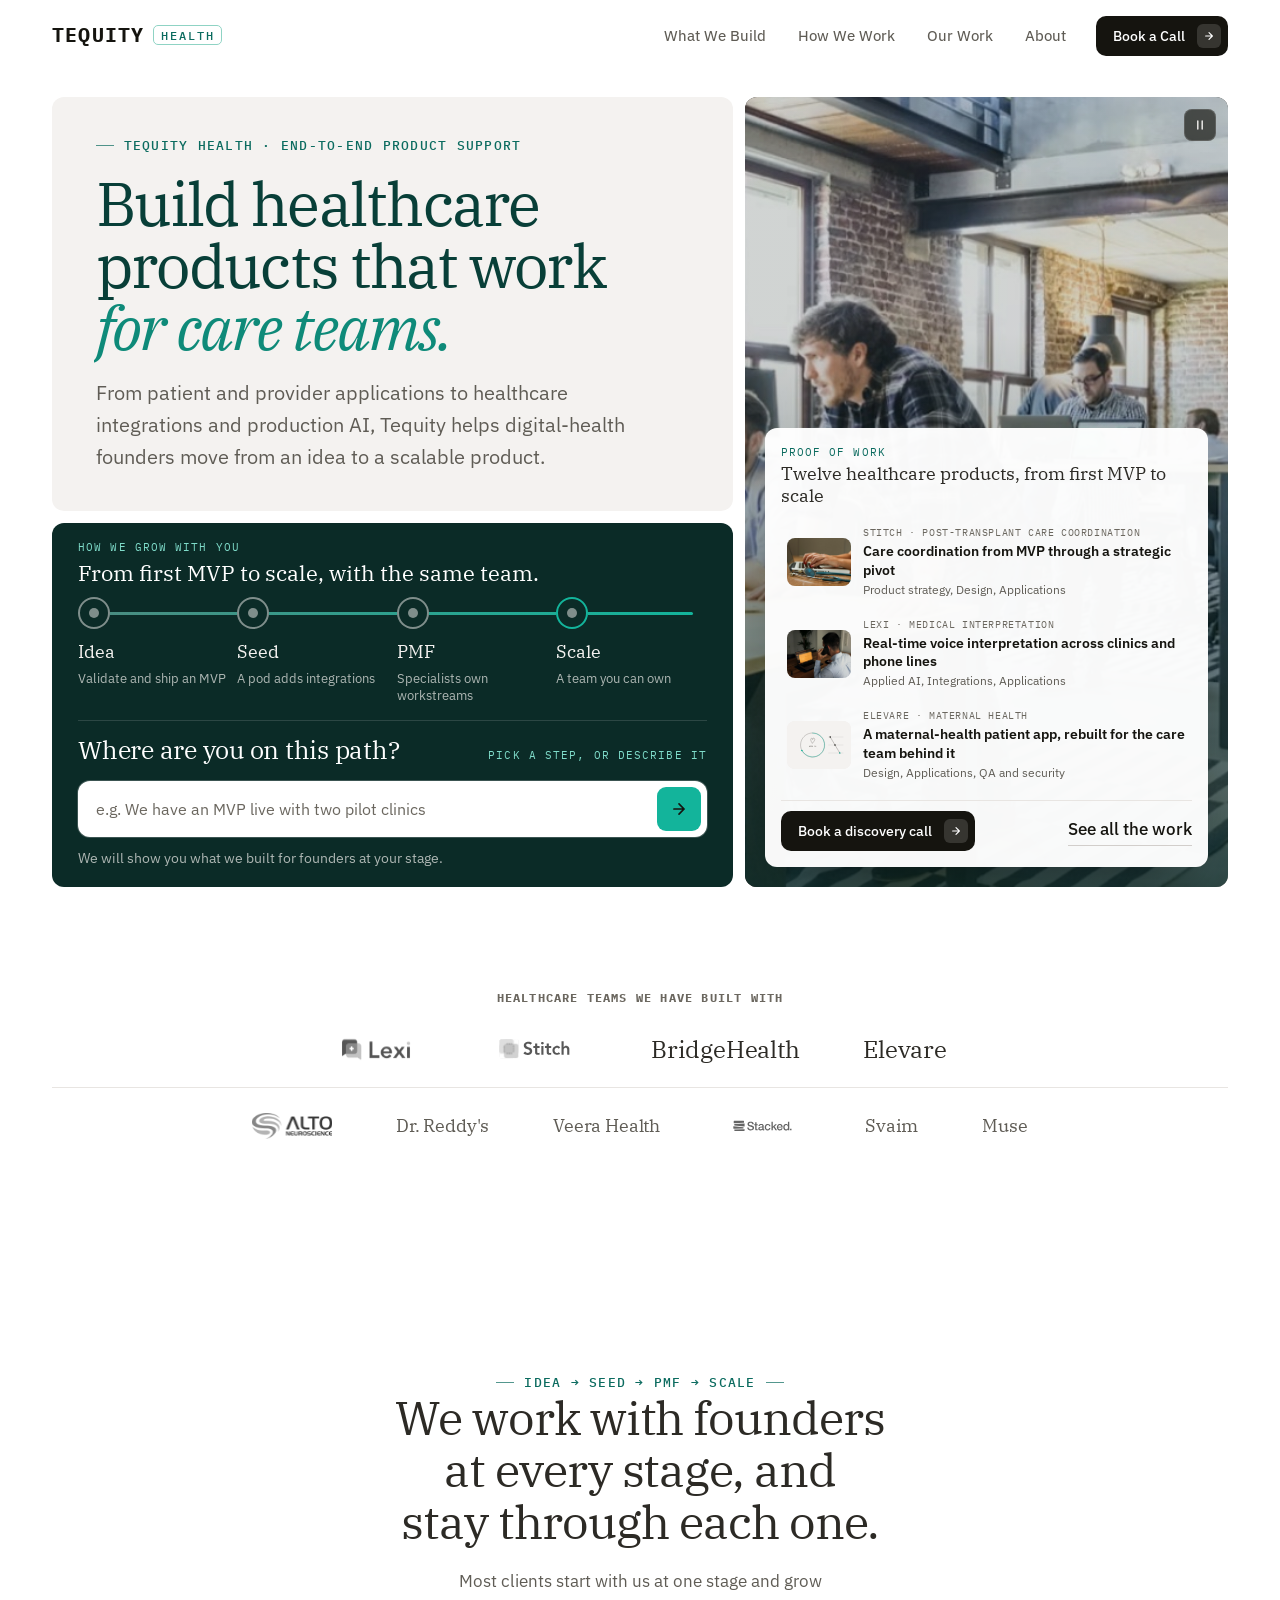
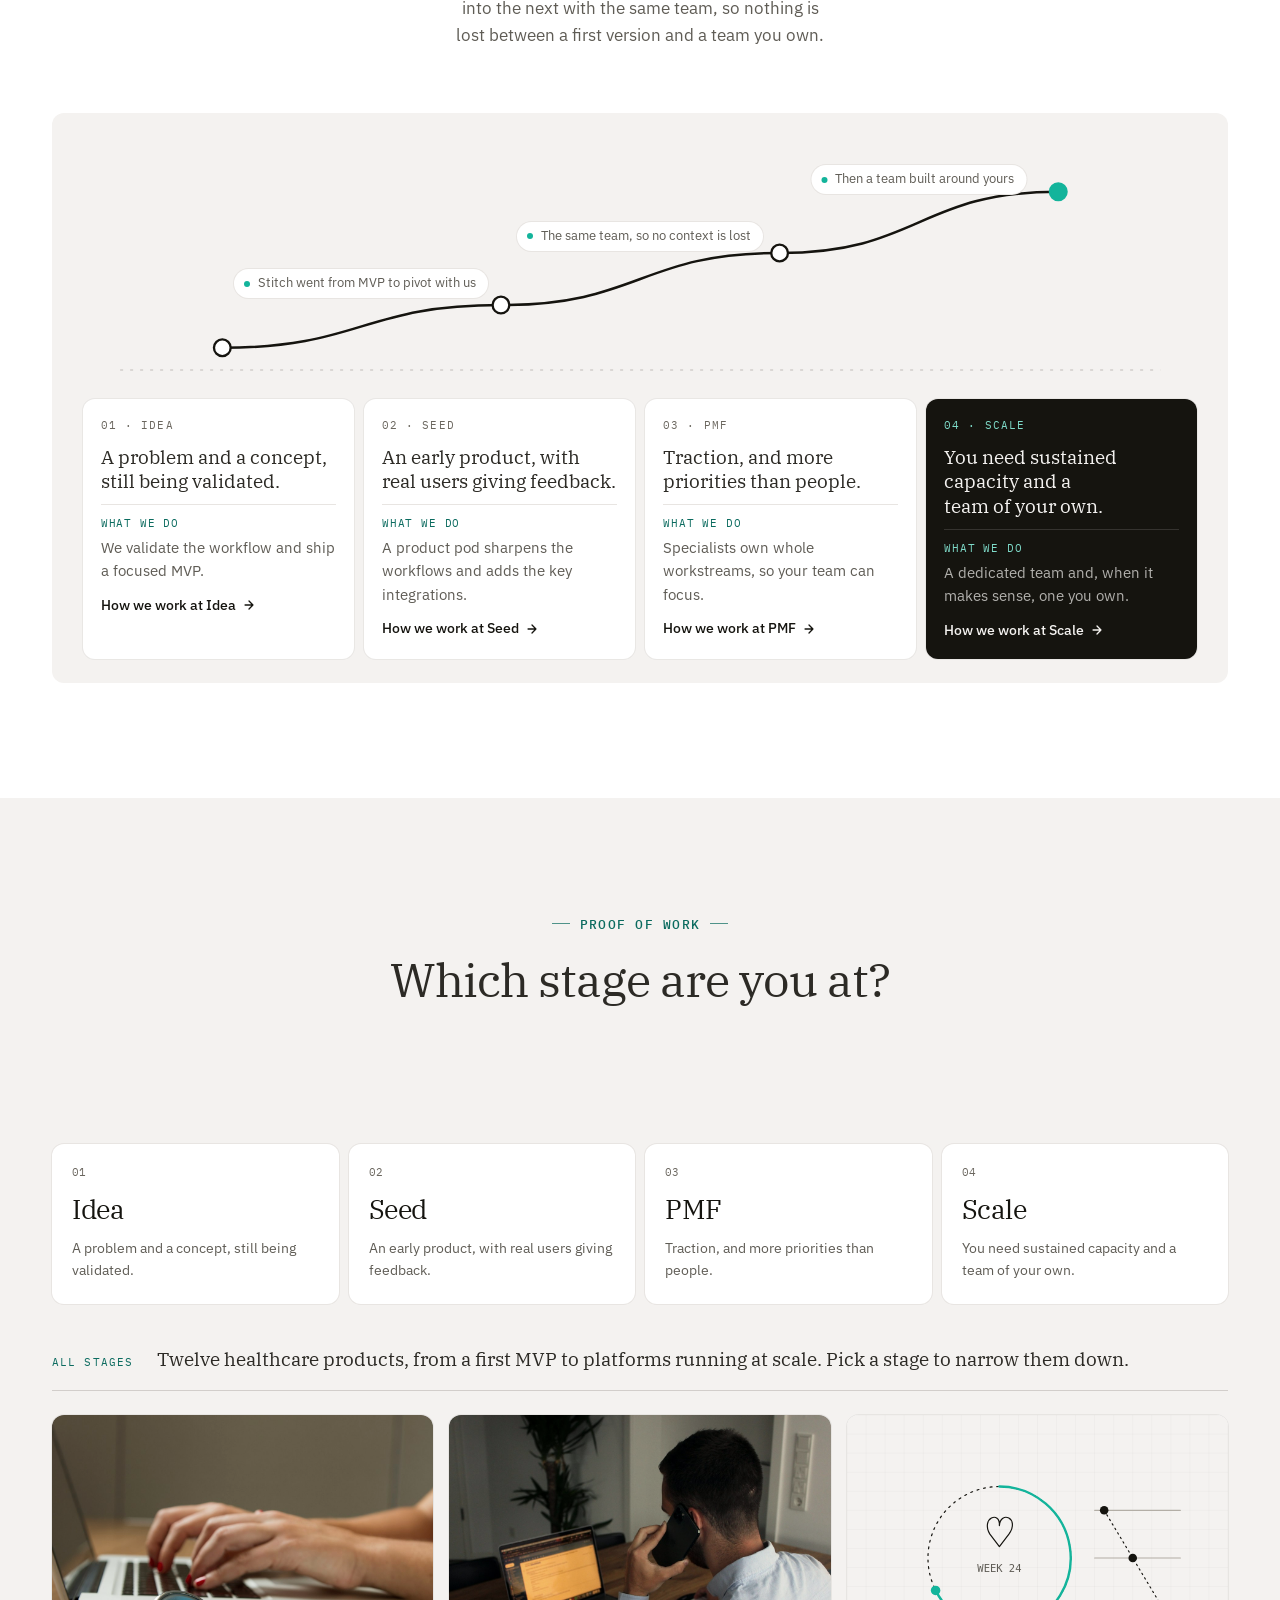
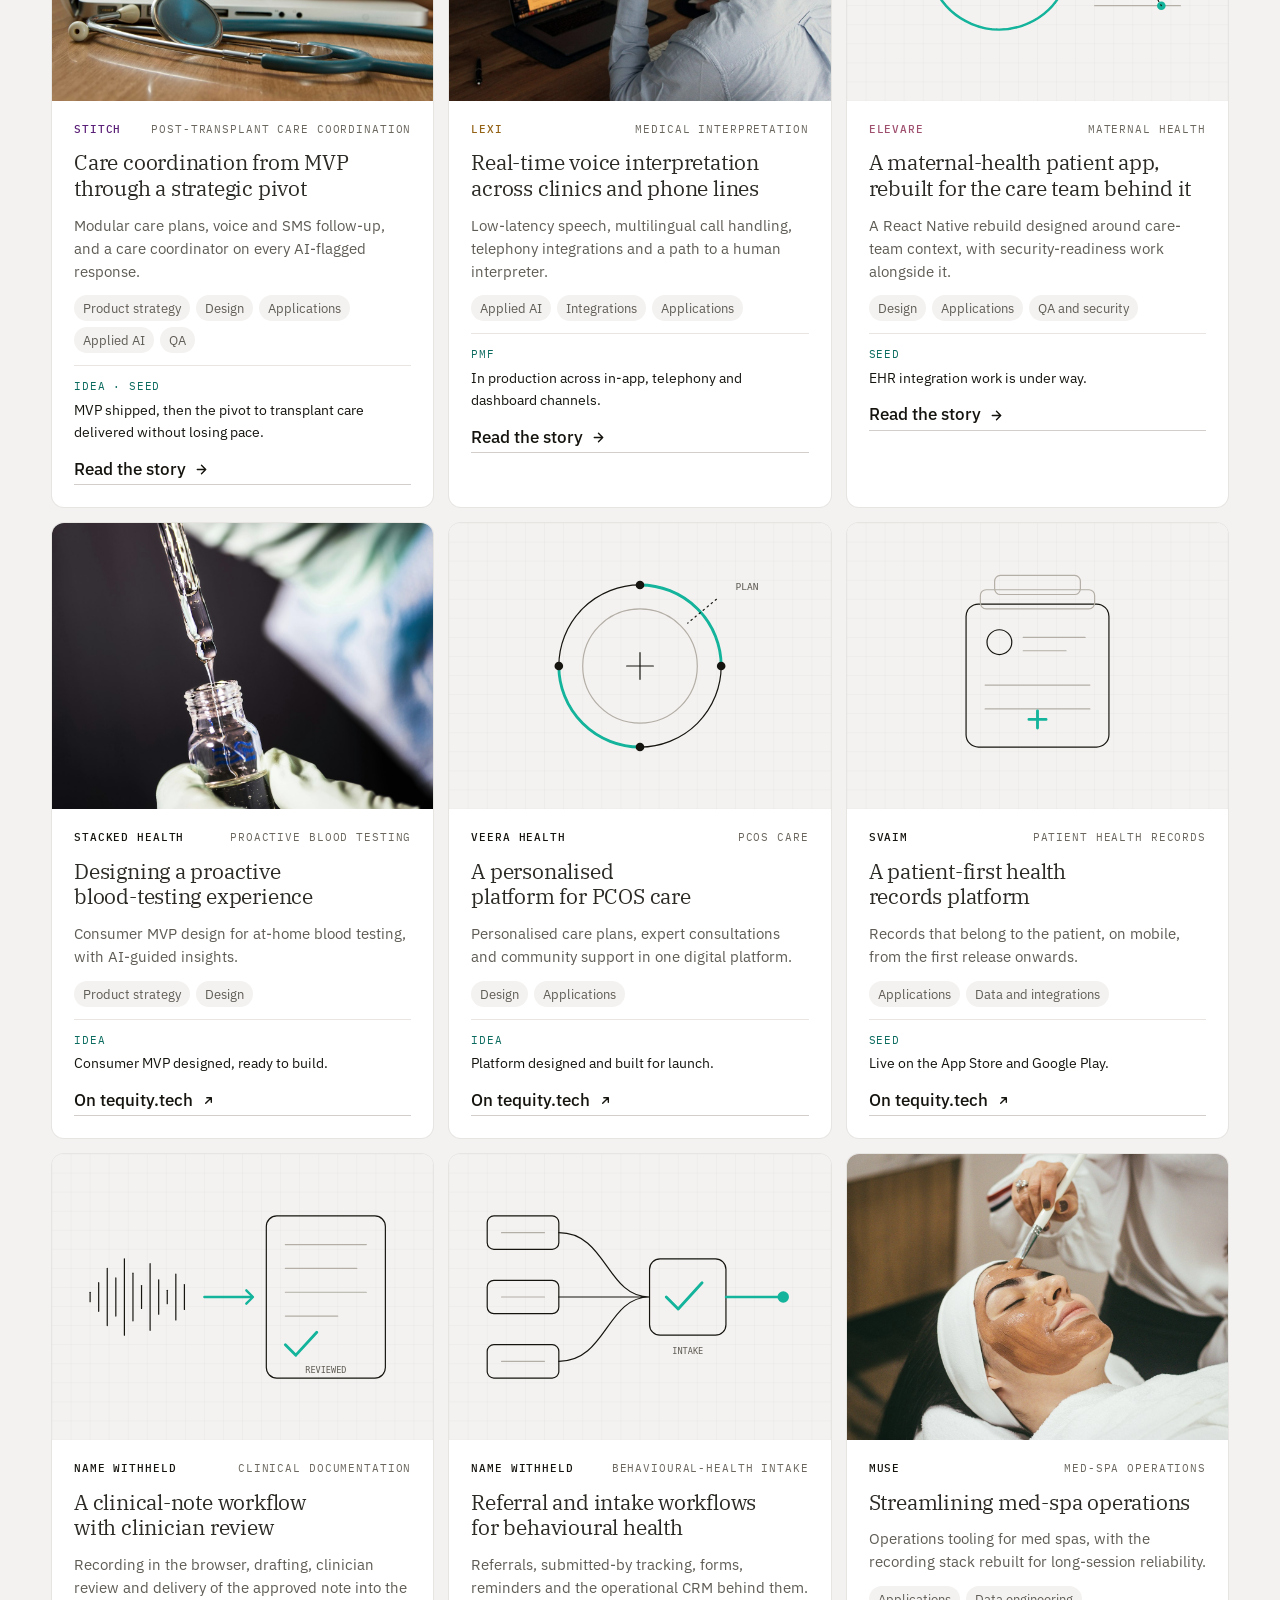
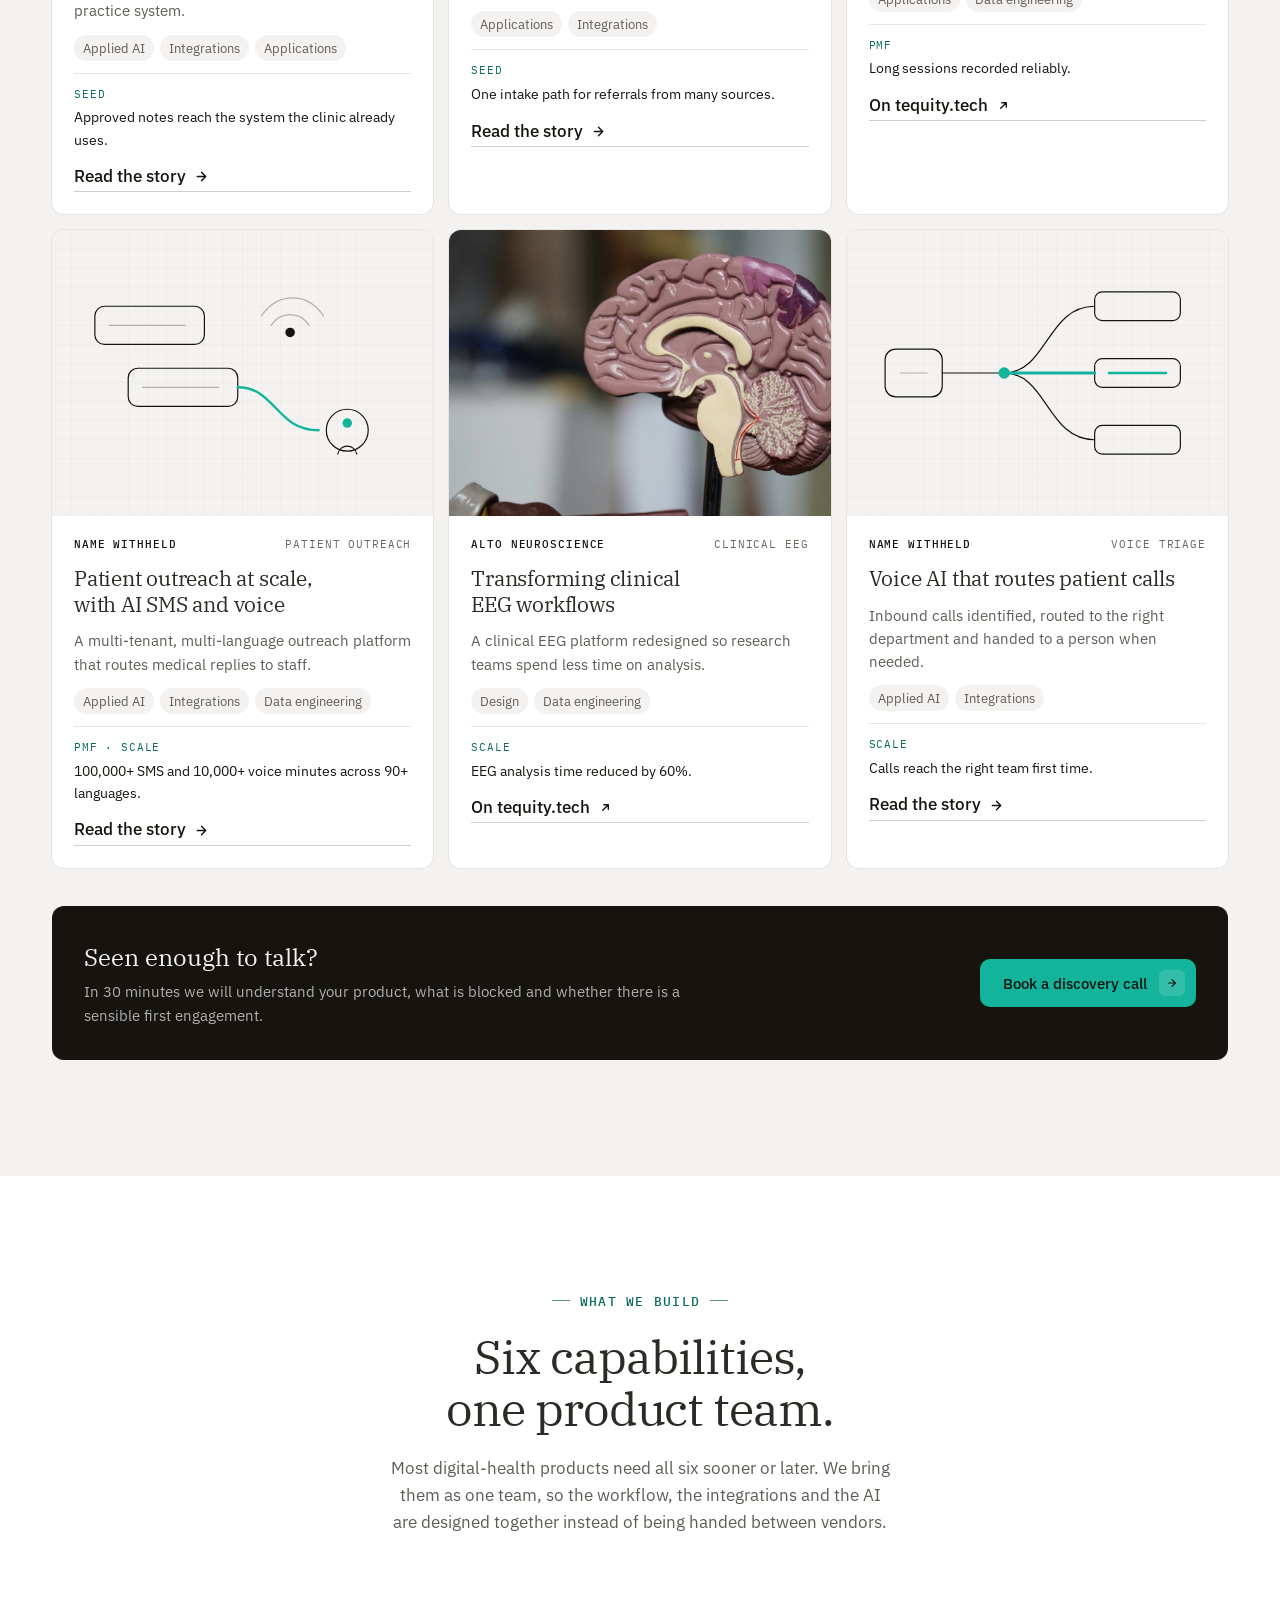
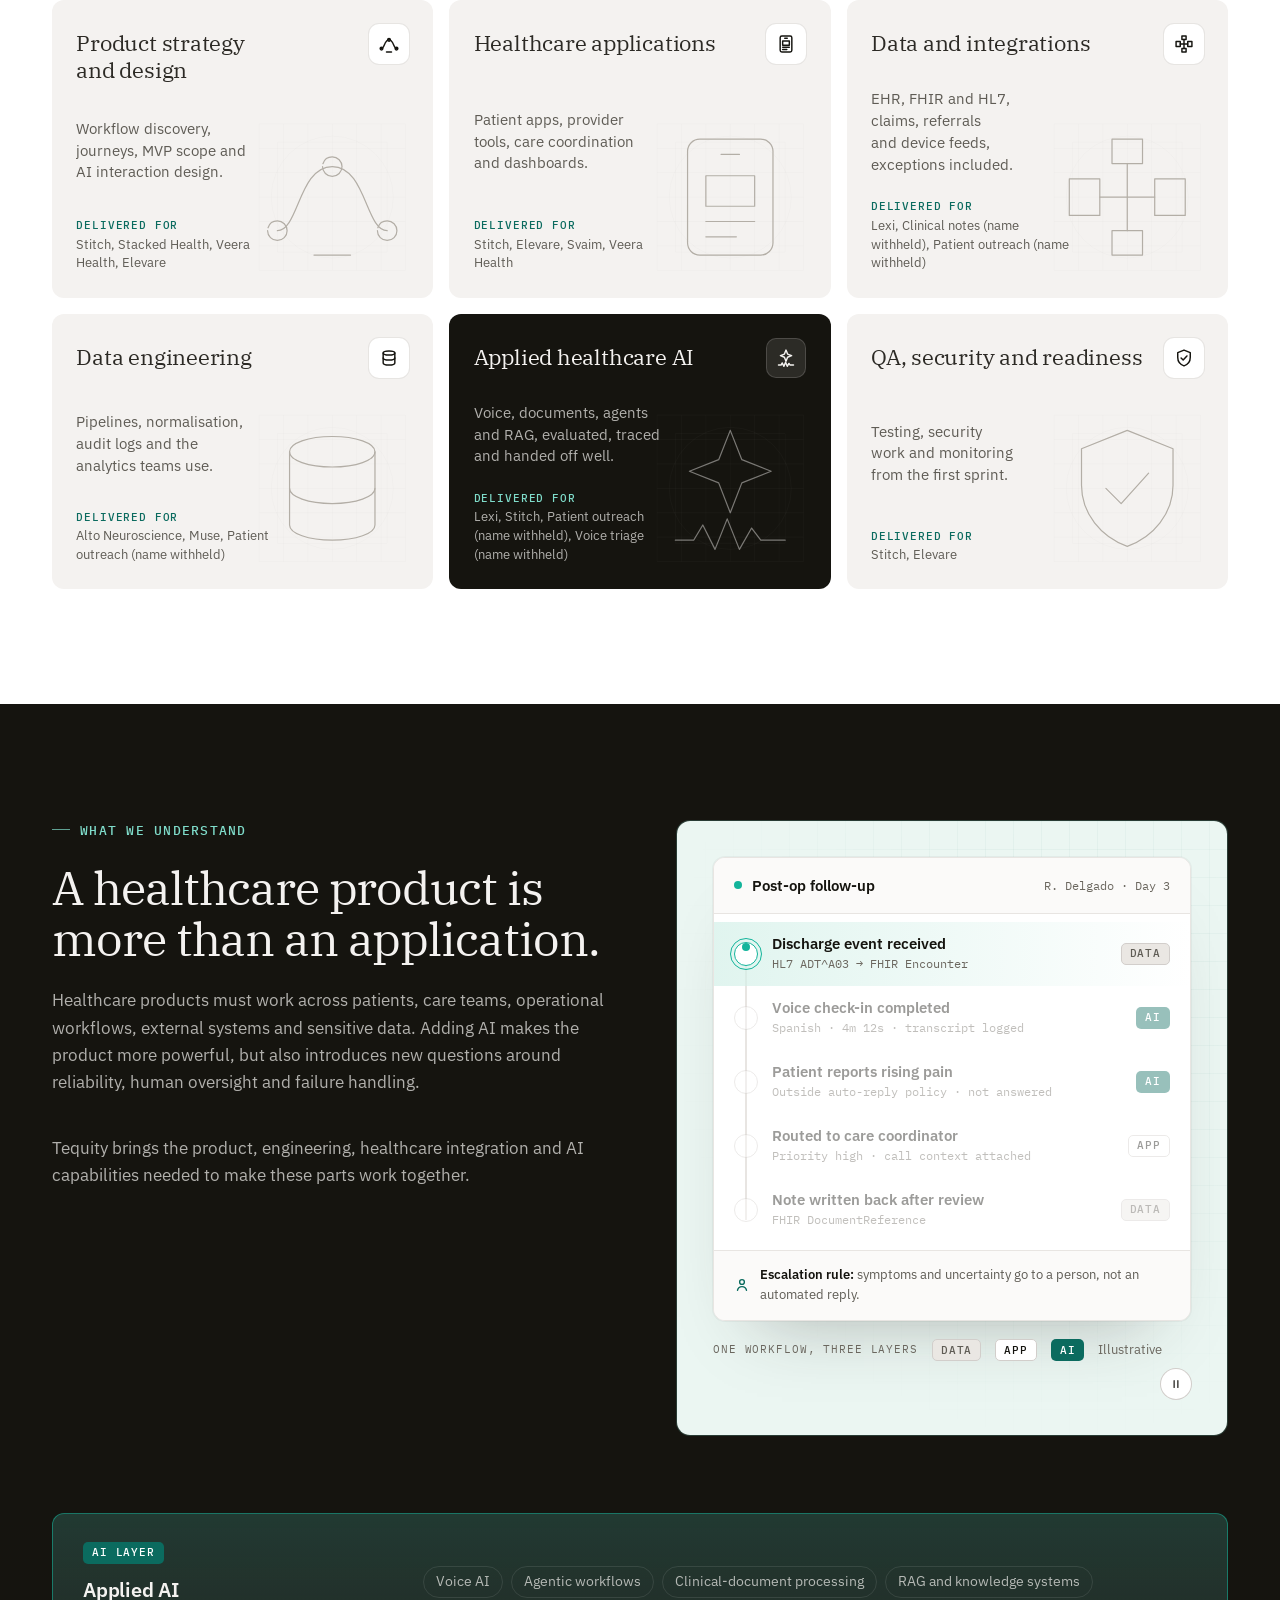
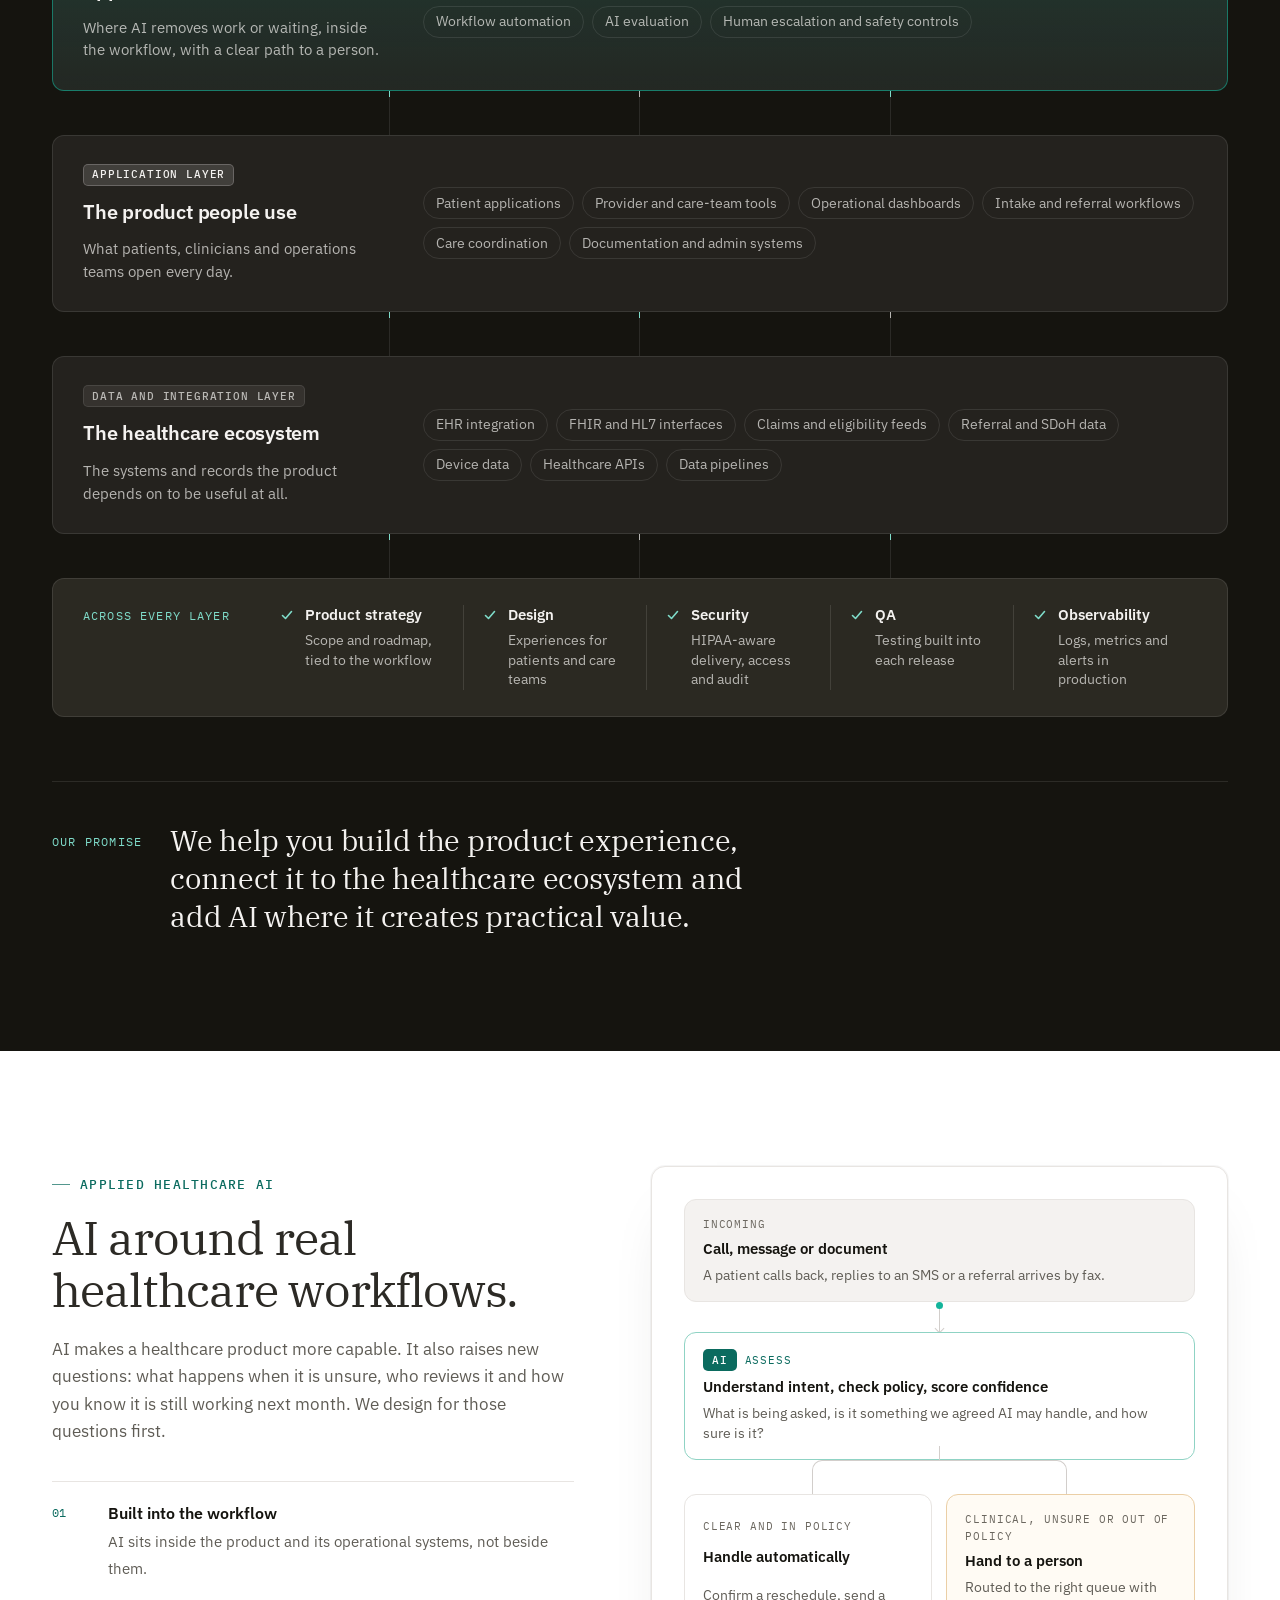
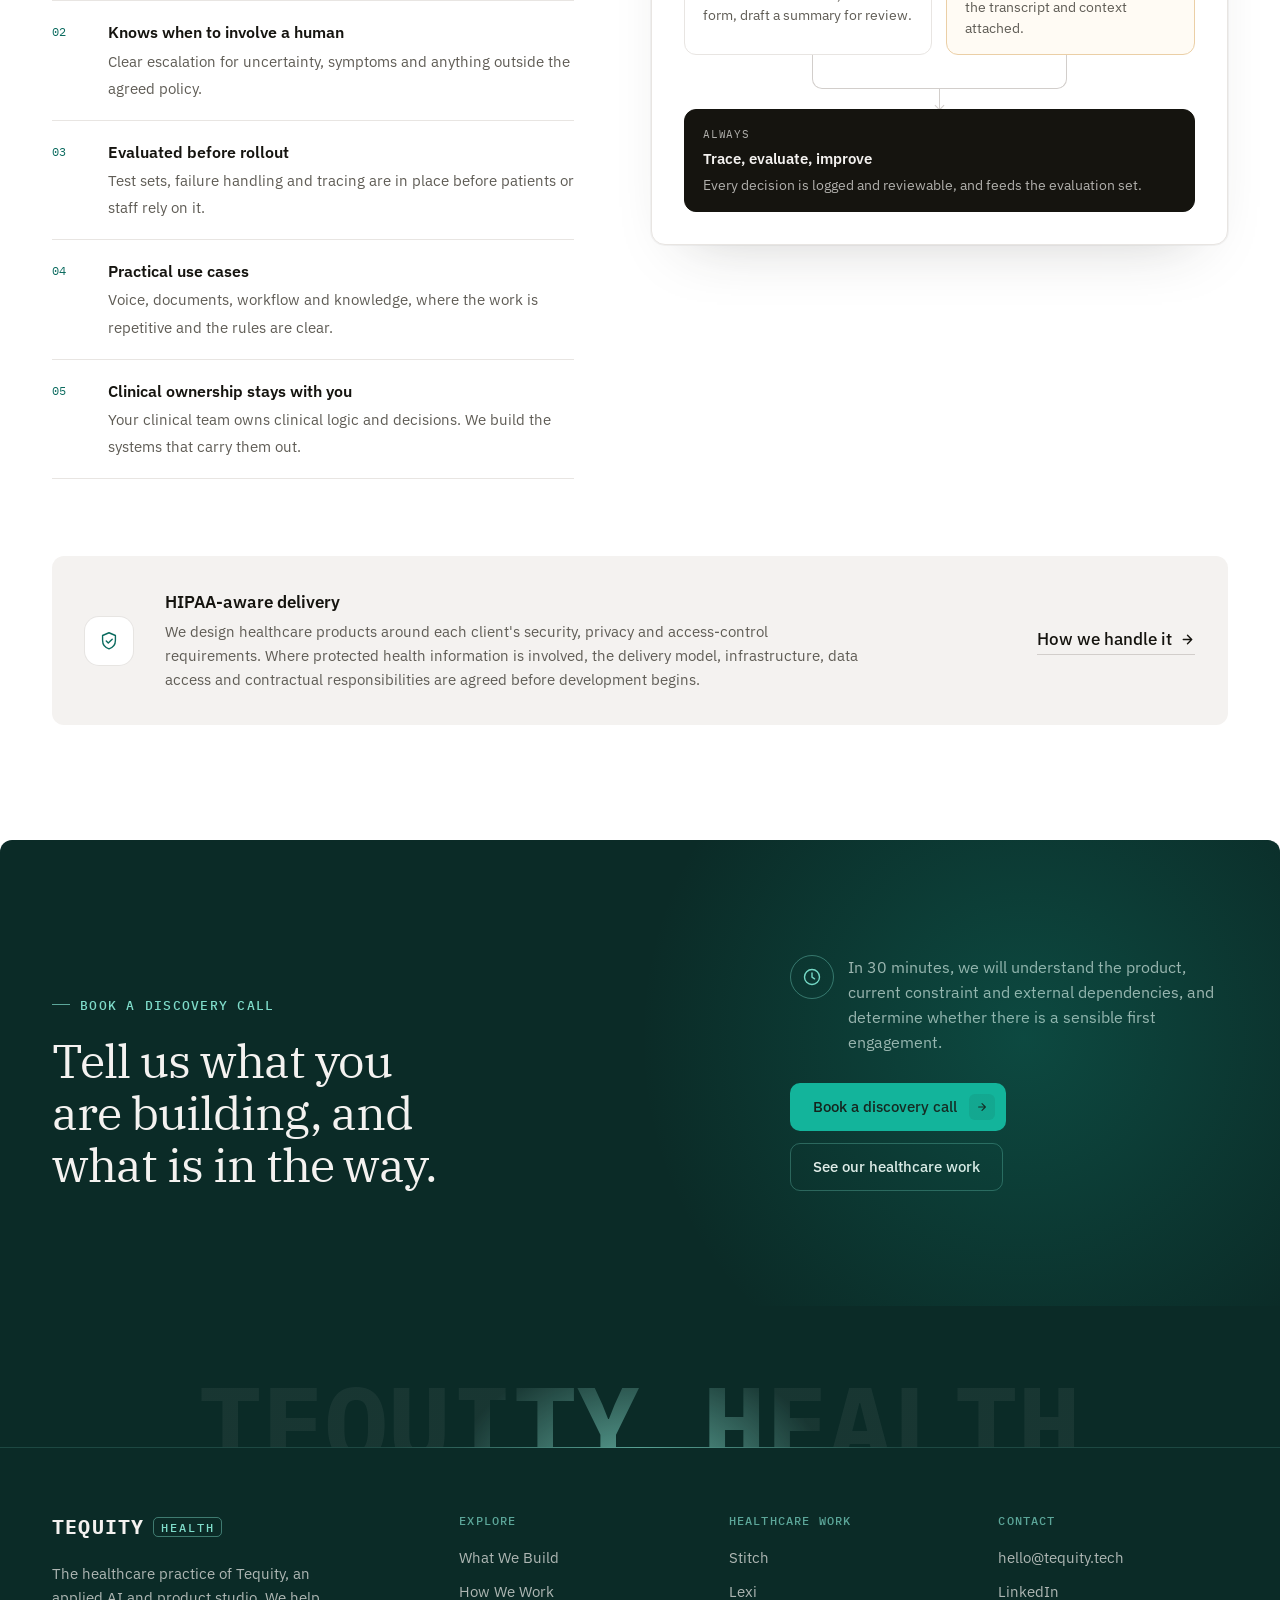
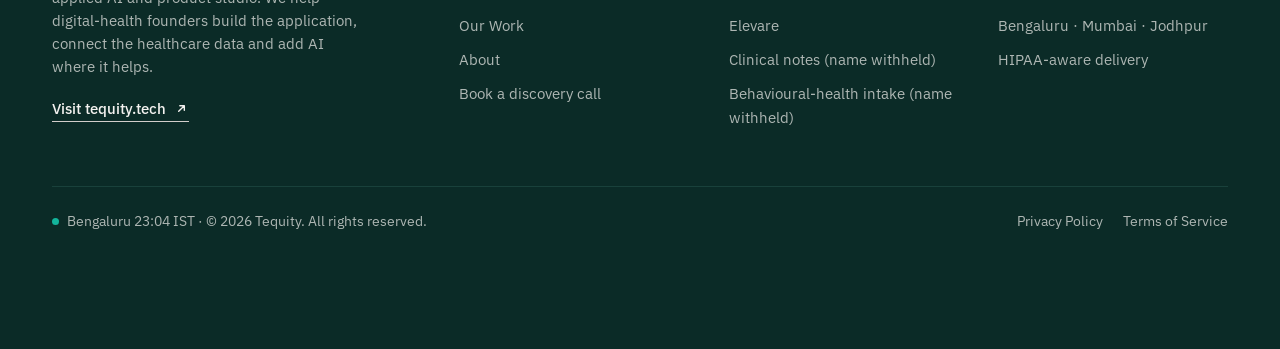
<file: index.html>
<!doctype html>
<html lang="en">
<head>
  <meta charset="utf-8">
  <meta name="viewport" content="width=device-width, initial-scale=1, viewport-fit=cover">
  <meta name="robots" content="noindex, nofollow">
  <title>Tequity Health | Healthcare AI and Product Studio</title>
  <meta name="description" content="Tequity Health is a healthcare-first AI and product studio for digital-health founders. We design and build the application, integrate the healthcare data it depends on, and develop production AI around real clinical and operational workflows.">
  <meta name="theme-color" content="#FFFFFF">
  <meta property="og:type" content="website">
  <meta property="og:title" content="Tequity Health | Build healthcare products that work in the real world">
  <meta property="og:description" content="Patient and provider applications, healthcare integrations and production AI for digital-health founders, from idea to scale.">
  <link rel="icon" href="favicon.svg" type="image/svg+xml">
  <link rel="preconnect" href="https://fonts.googleapis.com">
  <link rel="preconnect" href="https://fonts.gstatic.com" crossorigin>
  <link rel="stylesheet" href="https://fonts.googleapis.com/css2?family=IBM+Plex+Mono:wght@400;500;600;700&family=IBM+Plex+Sans:wght@400;500;600;700&family=IBM+Plex+Serif:ital,wght@0,300;0,400;0,500;1,400&display=swap">
  <link rel="stylesheet" href="assets/css/site.css">
  <script>document.documentElement.classList.add('js');try{var h=location.hash,m=localStorage.getItem('th-motion')==='1'||/[?&]motion=1/.test(location.search)||h==='#motion';if((!sessionStorage.getItem('th-loaded')||/[?&]loader=1/.test(location.search)||h==='#loader')&&(m||!matchMedia('(prefers-reduced-motion: reduce)').matches))document.documentElement.classList.add('is-loading')}catch(e){}</script>
  <script src="assets/js/impact.js" defer></script>
  <script src="assets/js/site.js" defer></script>
</head>
<body>
<!-- header:start -->
<a class="skip-link" href="#main">Skip to content</a>
<header class="site-header">
  <div class="wrap header-inner">
    <a class="brand" href="index.html" aria-label="Tequity Health home"><span class="brand-word">TEQUITY</span><span class="brand-sub">Health</span></a>
    <button class="menu-toggle" type="button" aria-expanded="false" aria-controls="site-nav" aria-label="Open menu"><span class="menu-toggle-bars"><i></i><i></i></span></button>
    <nav class="nav" id="site-nav" aria-label="Primary">
      <a href="what-we-build.html">What We Build</a>
      <a href="how-we-work.html">How We Work</a>
      <a href="our-work.html">Our Work</a>
      <a href="about.html">About</a>
      <a class="btn btn--primary btn--sm" href="contact.html">Book a Call <svg viewBox="0 0 16 16" fill="none" aria-hidden="true"><path d="M3.5 8h9m0 0L8 3.5M12.5 8L8 12.5" stroke="currentColor" stroke-width="1.5" stroke-linecap="round" stroke-linejoin="round"/></svg></a>
    </nav>
  </div>
</header>
<!-- header:end -->

<main id="main">

  <!-- ============ HERO OPTION 2: the stage, not the numbers ============ -->
  <section class="hb" id="intro" data-hb data-dock="Intro" aria-labelledby="hb-title">
    <div class="wrap hb-grid">
      <div class="hb-tile hb-head">
        <span class="eyebrow">Tequity Health &middot; End-to-end product support</span>
        <h1 class="hb-title" id="hb-title">Build healthcare products that work <span class="rot-line"><span class="rot" data-rot><span>for patients.</span><span>for care teams.</span><span>for clinicians.</span><span>in the real world.</span></span></span></h1>
        <p class="lede">From patient and provider applications to healthcare integrations and production AI, Tequity helps digital-health founders move from an idea to a scalable product.</p>
      </div>
      <form class="hb-tile hb-asker" data-ask novalidate>
        <p class="hb-path-h"><span class="mono">How we grow with you</span>From first MVP to scale, with the same team.</p>
        <ol class="hb-chips hb-path" aria-label="Pick where you are on the path">
          <li><button type="button" class="hb-step" data-stage="idea" aria-pressed="false"><span class="hb-step-dot" aria-hidden="true"></span><b>Idea</b><span>Validate and ship an MVP</span></button></li>
          <li><button type="button" class="hb-step" data-stage="seed" aria-pressed="false"><span class="hb-step-dot" aria-hidden="true"></span><b>Seed</b><span>A pod adds integrations</span></button></li>
          <li><button type="button" class="hb-step" data-stage="pmf" aria-pressed="false"><span class="hb-step-dot" aria-hidden="true"></span><b>PMF</b><span>Specialists own workstreams</span></button></li>
          <li><button type="button" class="hb-step" data-stage="scale" aria-pressed="false"><span class="hb-step-dot" aria-hidden="true"></span><b>Scale</b><span>A team you can own</span></button></li>
        </ol>
        <div class="hb-asker-top">
          <label class="hb-q" for="hb-ask-in">Where are you on this path?</label>
          <span class="mono">Pick a step, or describe it</span>
        </div>
        <div class="hb-field">
          <input id="hb-ask-in" name="q" type="text" autocomplete="off" placeholder="e.g. We have an MVP live with two pilot clinics">
          <button class="hb-send" type="submit" aria-label="Show work from founders at my stage"><svg viewBox="0 0 16 16" fill="none" aria-hidden="true"><path d="M3.5 8h9m0 0L8 3.5M12.5 8L8 12.5" stroke="currentColor" stroke-width="1.5" stroke-linecap="round" stroke-linejoin="round"/></svg></button>
        </div>
        <p class="hb-ask-msg" data-ask-msg aria-live="polite">We will show you what we built for founders at your stage.</p>
      </form>
      <div class="hb-tile hb-visual" data-hb-visual>
        <img src="assets/img/team.jpg" alt="The Tequity team at work in the studio" width="1700" height="674" fetchpriority="high" decoding="async" data-verify="Hero photo is team.jpg from tequity.tech / Design Labs. Replace with a photo of the Tequity team if this one is stock.">
        <button class="hb-pause" type="button" data-hb-pause aria-label="Pause the rotating headline"><svg class="i-pause" viewBox="0 0 16 16" fill="none" aria-hidden="true"><path d="M5.5 3.5v9M10.5 3.5v9" stroke="currentColor" stroke-width="1.6" stroke-linecap="round"/></svg><svg class="i-play" viewBox="0 0 16 16" fill="none" aria-hidden="true"><path d="M5 3.5l7 4.5-7 4.5v-9z" fill="currentColor"/></svg></button>
        <!-- hbproof:start -->
        <div class="hbp" data-stage="all">
          <div class="hbp-h"><span class="mono">Proof of work</span><b>Twelve healthcare products, from first MVP to scale</b></div>
          <ul class="hbp-list">
            <li><a class="hbp-card" href="work/stitch.html"><span class="hbp-img"><img src="assets/img/uc-care-coordination.jpg" alt="" width="96" height="72" decoding="async"></span><span class="hbp-txt"><small>Stitch &middot; Post-transplant care coordination</small><b>Care coordination from MVP through a strategic pivot</b><em>Product strategy, Design, Applications</em></span></a></li>
            <li><a class="hbp-card" href="work/lexi.html"><span class="hbp-img"><img src="assets/img/uc-voice.jpg" alt="" width="96" height="72" decoding="async"></span><span class="hbp-txt"><small>Lexi &middot; Medical interpretation</small><b>Real-time voice interpretation across clinics and phone lines</b><em>Applied AI, Integrations, Applications</em></span></a></li>
            <li><a class="hbp-card" href="work/elevare.html"><span class="hbp-img"><img src="assets/img/uc-maternal.svg" alt="" width="96" height="72" decoding="async"></span><span class="hbp-txt"><small>Elevare &middot; Maternal health</small><b>A maternal-health patient app, rebuilt for the care team behind it</b><em>Design, Applications, QA and security</em></span></a></li>
          </ul>
          <div class="hbp-cta"><a class="btn btn--primary btn--sm" href="contact.html" data-ask-book>Book a discovery call <svg viewBox="0 0 16 16" fill="none" aria-hidden="true"><path d="M3.5 8h9m0 0L8 3.5M12.5 8L8 12.5" stroke="currentColor" stroke-width="1.5" stroke-linecap="round" stroke-linejoin="round"/></svg></a><a class="link" href="#your-stage">See all the work</a></div>
        </div>
        <div class="hbp" data-stage="idea" hidden>
          <div class="hbp-h"><span class="mono">Idea &middot; 3 stories</span><b>What we built for founders at Idea</b></div>
          <ul class="hbp-list">
            <li><a class="hbp-card" href="work/stitch.html"><span class="hbp-img"><img src="assets/img/uc-care-coordination.jpg" alt="" width="96" height="72" decoding="async"></span><span class="hbp-txt"><small>Stitch &middot; Post-transplant care coordination</small><b>Care coordination from MVP through a strategic pivot</b><em>Product strategy, Design, Applications</em></span></a></li>
            <li><a class="hbp-card" href="https://tequity.tech/case-studies/stacked-health-blood-testing" rel="noopener"><span class="hbp-img"><img src="assets/img/uc-diagnostics.jpg" alt="" width="96" height="72" decoding="async"></span><span class="hbp-txt"><small>Stacked Health &middot; Proactive blood testing</small><b>Designing a proactive blood-testing experience</b><em>Product strategy, Design</em></span></a></li>
            <li><a class="hbp-card" href="https://tequity.tech/case-studies/veera-health" rel="noopener"><span class="hbp-img"><img src="assets/img/uc-cycle.svg" alt="" width="96" height="72" decoding="async"></span><span class="hbp-txt"><small>Veera Health &middot; PCOS care</small><b>A personalised platform for PCOS care</b><em>Design, Applications</em></span></a></li>
          </ul>
          <div class="hbp-cta"><a class="btn btn--primary btn--sm" href="contact.html?stage=idea" data-ask-book>Book a discovery call <svg viewBox="0 0 16 16" fill="none" aria-hidden="true"><path d="M3.5 8h9m0 0L8 3.5M12.5 8L8 12.5" stroke="currentColor" stroke-width="1.5" stroke-linecap="round" stroke-linejoin="round"/></svg></a><a class="link" href="#your-stage" data-goto-pick="idea">See all 3</a></div>
        </div>
        <div class="hbp" data-stage="seed" hidden>
          <div class="hbp-h"><span class="mono">Seed &middot; 5 stories</span><b>What we built for founders at Seed</b></div>
          <ul class="hbp-list">
            <li><a class="hbp-card" href="work/stitch.html"><span class="hbp-img"><img src="assets/img/uc-care-coordination.jpg" alt="" width="96" height="72" decoding="async"></span><span class="hbp-txt"><small>Stitch &middot; Post-transplant care coordination</small><b>Care coordination from MVP through a strategic pivot</b><em>Product strategy, Design, Applications</em></span></a></li>
            <li><a class="hbp-card" href="work/elevare.html"><span class="hbp-img"><img src="assets/img/uc-maternal.svg" alt="" width="96" height="72" decoding="async"></span><span class="hbp-txt"><small>Elevare &middot; Maternal health</small><b>A maternal-health patient app, rebuilt for the care team behind it</b><em>Design, Applications, QA and security</em></span></a></li>
            <li><a class="hbp-card" href="https://tequity.tech/case-studies/svaim-health-records" rel="noopener"><span class="hbp-img"><img src="assets/img/uc-records.svg" alt="" width="96" height="72" decoding="async"></span><span class="hbp-txt"><small>Svaim &middot; Patient health records</small><b>A patient-first health records platform</b><em>Applications, Data and integrations</em></span></a></li>
          </ul>
          <div class="hbp-cta"><a class="btn btn--primary btn--sm" href="contact.html?stage=seed" data-ask-book>Book a discovery call <svg viewBox="0 0 16 16" fill="none" aria-hidden="true"><path d="M3.5 8h9m0 0L8 3.5M12.5 8L8 12.5" stroke="currentColor" stroke-width="1.5" stroke-linecap="round" stroke-linejoin="round"/></svg></a><a class="link" href="#your-stage" data-goto-pick="seed">See all 5</a></div>
        </div>
        <div class="hbp" data-stage="pmf" hidden>
          <div class="hbp-h"><span class="mono">PMF &middot; 3 stories</span><b>What we built for founders at PMF</b></div>
          <ul class="hbp-list">
            <li><a class="hbp-card" href="work/lexi.html"><span class="hbp-img"><img src="assets/img/uc-voice.jpg" alt="" width="96" height="72" decoding="async"></span><span class="hbp-txt"><small>Lexi &middot; Medical interpretation</small><b>Real-time voice interpretation across clinics and phone lines</b><em>Applied AI, Integrations, Applications</em></span></a></li>
            <li><a class="hbp-card" href="https://tequity.tech/case-studies/muse-medspa" rel="noopener"><span class="hbp-img"><img src="assets/img/uc-medspa.jpg" alt="" width="96" height="72" decoding="async"></span><span class="hbp-txt"><small>Muse &middot; Med-spa operations</small><b>Streamlining med-spa operations</b><em>Applications, Data engineering</em></span></a></li>
            <li><a class="hbp-card" href="our-work.html#anonymous"><span class="hbp-img"><img src="assets/img/uc-outreach.svg" alt="" width="96" height="72" decoding="async"></span><span class="hbp-txt"><small>Name withheld &middot; Patient outreach</small><b>Patient outreach at scale, with AI SMS and voice</b><em>Applied AI, Integrations, Data engineering</em></span></a></li>
          </ul>
          <div class="hbp-cta"><a class="btn btn--primary btn--sm" href="contact.html?stage=pmf" data-ask-book>Book a discovery call <svg viewBox="0 0 16 16" fill="none" aria-hidden="true"><path d="M3.5 8h9m0 0L8 3.5M12.5 8L8 12.5" stroke="currentColor" stroke-width="1.5" stroke-linecap="round" stroke-linejoin="round"/></svg></a><a class="link" href="#your-stage" data-goto-pick="pmf">See all 3</a></div>
        </div>
        <div class="hbp" data-stage="scale" hidden>
          <div class="hbp-h"><span class="mono">Scale &middot; 3 stories</span><b>What we built for founders at Scale</b></div>
          <ul class="hbp-list">
            <li><a class="hbp-card" href="our-work.html#anonymous"><span class="hbp-img"><img src="assets/img/uc-outreach.svg" alt="" width="96" height="72" decoding="async"></span><span class="hbp-txt"><small>Name withheld &middot; Patient outreach</small><b>Patient outreach at scale, with AI SMS and voice</b><em>Applied AI, Integrations, Data engineering</em></span></a></li>
            <li><a class="hbp-card" href="https://tequity.tech/case-studies/alto-neuroscience" rel="noopener"><span class="hbp-img"><img src="assets/img/uc-neuro.jpg" alt="" width="96" height="72" decoding="async"></span><span class="hbp-txt"><small>Alto Neuroscience &middot; Clinical EEG</small><b>Transforming clinical EEG workflows</b><em>Design, Data engineering</em></span></a></li>
            <li><a class="hbp-card" href="our-work.html#anonymous"><span class="hbp-img"><img src="assets/img/uc-triage.svg" alt="" width="96" height="72" decoding="async"></span><span class="hbp-txt"><small>Name withheld &middot; Voice triage</small><b>Voice AI that routes patient calls</b><em>Applied AI, Integrations</em></span></a></li>
          </ul>
          <div class="hbp-cta"><a class="btn btn--primary btn--sm" href="contact.html?stage=scale" data-ask-book>Book a discovery call <svg viewBox="0 0 16 16" fill="none" aria-hidden="true"><path d="M3.5 8h9m0 0L8 3.5M12.5 8L8 12.5" stroke="currentColor" stroke-width="1.5" stroke-linecap="round" stroke-linejoin="round"/></svg></a><a class="link" href="#your-stage" data-goto-pick="scale">See all 3</a></div>
        </div>
  <!-- hbproof:end -->
      </div>
    </div>
  </section>

  <!-- logos:start -->
  <section class="proof lg" aria-labelledby="proof-title">
    <div class="wrap">
      <h2 class="proof-label" id="proof-title">Healthcare teams we have built with</h2>
      <ul class="lg-row lg-lead reveal">
        <li class="lg-item is-lead"><img src="assets/img/logos/lexi.svg" alt="Lexi" height="32" loading="lazy" decoding="async"></li>
        <li class="lg-item is-lead"><img src="assets/img/logos/stitch.svg" alt="Stitch" height="32" loading="lazy" decoding="async"></li>
        <li class="lg-item is-lead" data-verify="BridgeHealth: send the approved SVG logo. Showing a typed placeholder."><span class="lg-word">BridgeHealth</span></li>
        <li class="lg-item is-lead" data-verify="Elevare: send the approved SVG logo. Showing a typed placeholder."><span class="lg-word">Elevare</span></li>
      </ul>
      <ul class="lg-row reveal" style="--i:1">
        <li class="lg-item"><img src="assets/img/logos/alto-neuroscience.svg" alt="Alto Neuroscience" height="32" loading="lazy" decoding="async"></li>
        <li class="lg-item" data-verify="Dr. Reddy&#x27;s: send the approved SVG logo. Showing a typed placeholder."><span class="lg-word">Dr. Reddy&#x27;s</span></li>
        <li class="lg-item" data-verify="Veera Health: send the approved SVG logo. Showing a typed placeholder."><span class="lg-word">Veera Health</span></li>
        <li class="lg-item"><img src="assets/img/logos/stacked.svg" alt="Stacked Health" height="32" loading="lazy" decoding="async"></li>
        <li class="lg-item" data-verify="Svaim: send the approved SVG logo. Showing a typed placeholder."><span class="lg-word">Svaim</span></li>
        <li class="lg-item" data-verify="Muse: send the approved SVG logo. Showing a typed placeholder."><span class="lg-word">Muse</span></li>
      </ul>
    </div>
  </section>
  <!-- logos:end -->

  <!-- journey:start -->
  <section class="section jr" id="journey" data-dock="Stages" aria-labelledby="jr-title">
    <div class="wrap">
      <div class="section-head section-head--split">
        <div>
          <span class="eyebrow reveal">Idea &rarr; Seed &rarr; PMF &rarr; Scale</span>
          <h2 class="h2 reveal" style="--i:1" id="jr-title">We work with founders at every stage, and stay through each one.</h2>
        </div>
        <p class="body reveal" style="--i:2">Most clients start with us at one stage and grow into the next with the same team, so nothing is lost between a first version and a team you own.</p>
      </div>
      <div class="jr-panel reveal" style="--i:2">
        <div class="jr-chart" aria-hidden="true">
          <svg class="jr-lines" viewBox="0 0 1200 260" preserveAspectRatio="none" fill="none"><path class="jr-base" d="M40 238H1160"/><path class="jr-line" pathLength="1" d="M150 214 C300 214 300 168 450 168 C600 168 600 112 750 112 C900 112 900 46 1050 46"/></svg>
          <svg class="jr-pts" viewBox="0 0 1200 260" preserveAspectRatio="none" fill="none"><g class="jr-pt" data-k="idea"><circle class="jr-halo" cx="150" cy="214" r="22"/><circle class="jr-node" cx="150" cy="214" r="9"/></g><g class="jr-pt" data-k="seed"><circle class="jr-halo" cx="450" cy="168" r="22"/><circle class="jr-node" cx="450" cy="168" r="9"/></g><g class="jr-pt" data-k="pmf"><circle class="jr-halo" cx="750" cy="112" r="22"/><circle class="jr-node" cx="750" cy="112" r="9"/></g><g class="jr-pt" data-k="scale"><circle class="jr-halo" cx="1050" cy="46" r="22"/><circle class="jr-node" cx="1050" cy="46" r="9"/></g></svg>
          <p class="jr-hop" data-impact="idea-seed" style="left:25.00%;top:49.62%"><span class="jr-n"><b class="v">&mdash;</b> clients went from Idea to Seed with us</span><span class="jr-fb">Stitch went from MVP to pivot with us</span></p>
          <p class="jr-hop" data-impact="seed-pmf" style="left:50.00%;top:30.00%"><span class="jr-n"><b class="v">&mdash;</b> clients went from Seed to PMF with us</span><span class="jr-fb">The same team, so no context is lost</span></p>
          <p class="jr-hop" data-impact="pmf-scale" style="left:75.00%;top:6.54%"><span class="jr-n"><b class="v">&mdash;</b> clients went from PMF to Scale with us</span><span class="jr-fb">Then a team built around yours</span></p>
        </div>
        <div class="jr-cols">
        <a class="jr-col" data-k="idea" href="how-we-work.html#idea">
          <span class="mono">01 &middot; Idea</span>
          <p class="jr-sit">A problem and a concept, still being validated.</p>
          <p class="jr-we"><span class="mono">What we do</span>We validate the workflow and ship a focused MVP.</p>
          <span class="jr-more">How we work at Idea <svg viewBox="0 0 16 16" fill="none" aria-hidden="true"><path d="M3.5 8h9m0 0L8 3.5M12.5 8L8 12.5" stroke="currentColor" stroke-width="1.5" stroke-linecap="round" stroke-linejoin="round"/></svg></span>
        </a>
        <a class="jr-col" data-k="seed" href="how-we-work.html#seed">
          <span class="mono">02 &middot; Seed</span>
          <p class="jr-sit">An early product, with real users giving feedback.</p>
          <p class="jr-we"><span class="mono">What we do</span>A product pod sharpens the workflows and adds the key integrations.</p>
          <span class="jr-more">How we work at Seed <svg viewBox="0 0 16 16" fill="none" aria-hidden="true"><path d="M3.5 8h9m0 0L8 3.5M12.5 8L8 12.5" stroke="currentColor" stroke-width="1.5" stroke-linecap="round" stroke-linejoin="round"/></svg></span>
        </a>
        <a class="jr-col" data-k="pmf" href="how-we-work.html#pmf">
          <span class="mono">03 &middot; PMF</span>
          <p class="jr-sit">Traction, and more priorities than people.</p>
          <p class="jr-we"><span class="mono">What we do</span>Specialists own whole workstreams, so your team can focus.</p>
          <span class="jr-more">How we work at PMF <svg viewBox="0 0 16 16" fill="none" aria-hidden="true"><path d="M3.5 8h9m0 0L8 3.5M12.5 8L8 12.5" stroke="currentColor" stroke-width="1.5" stroke-linecap="round" stroke-linejoin="round"/></svg></span>
        </a>
        <a class="jr-col" data-k="scale" href="how-we-work.html#scale">
          <span class="mono">04 &middot; Scale</span>
          <p class="jr-sit">You need sustained capacity and a team of your own.</p>
          <p class="jr-we"><span class="mono">What we do</span>A dedicated team and, when it makes sense, one you own.</p>
          <span class="jr-more">How we work at Scale <svg viewBox="0 0 16 16" fill="none" aria-hidden="true"><path d="M3.5 8h9m0 0L8 3.5M12.5 8L8 12.5" stroke="currentColor" stroke-width="1.5" stroke-linecap="round" stroke-linejoin="round"/></svg></span>
        </a>
        </div>
      </div>
    </div>
  </section>
  <!-- journey:end -->

  <!-- picker:start -->
  <section class="section section--alt pk" id="your-stage" data-dock="Your stage" aria-labelledby="pk-title" data-picker>
    <div class="wrap">
      <div class="section-head">
        <span class="eyebrow reveal">Proof of work</span>
        <h2 class="h2 reveal" style="--i:1" id="pk-title">Which stage are you at?</h2>
        <p class="body reveal" style="--i:2">Pick one, and see what we built for founders who were where you are now.</p>
      </div>
      <div class="pk-opts reveal" style="--i:2" role="group" aria-label="Your stage">
          <button class="pk-opt" type="button" data-pick="idea" aria-pressed="false"><span class="mono">01</span><b>Idea</b><span class="pk-sit">A problem and a concept, still being validated.</span></button>
          <button class="pk-opt" type="button" data-pick="seed" aria-pressed="false"><span class="mono">02</span><b>Seed</b><span class="pk-sit">An early product, with real users giving feedback.</span></button>
          <button class="pk-opt" type="button" data-pick="pmf" aria-pressed="false"><span class="mono">03</span><b>PMF</b><span class="pk-sit">Traction, and more priorities than people.</span></button>
          <button class="pk-opt" type="button" data-pick="scale" aria-pressed="false"><span class="mono">04</span><b>Scale</b><span class="pk-sit">You need sustained capacity and a team of your own.</span></button>
      </div>
      <div class="pk-head" aria-live="polite">
          <div class="pk-sum" data-sum="all">
            <span class="mono">All stages</span>
            <p class="pk-offer">Twelve healthcare products, from a first MVP to platforms running at scale. Pick a stage to narrow them down.</p>
          </div>
          <div class="pk-sum" data-sum="idea" hidden>
            <span class="mono">At the Idea stage</span>
            <p class="pk-offer">Validate the product, define the workflow, design it and ship a focused MVP.</p>
            <p class="pk-count"><b>3</b> of the stories below are from founders at this stage.</p>
            <a class="link" href="how-we-work.html#idea">How we work at Idea <svg viewBox="0 0 16 16" fill="none" aria-hidden="true"><path d="M3.5 8h9m0 0L8 3.5M12.5 8L8 12.5" stroke="currentColor" stroke-width="1.5" stroke-linecap="round" stroke-linejoin="round"/></svg></a>
          </div>
          <div class="pk-sum" data-sum="seed" hidden>
            <span class="mono">At the Seed stage</span>
            <p class="pk-offer">A flexible product pod improves the workflows, adds the essential integrations and speeds up adoption.</p>
            <p class="pk-count"><b>5</b> of the stories below are from founders at this stage.</p>
            <a class="link" href="how-we-work.html#seed">How we work at Seed <svg viewBox="0 0 16 16" fill="none" aria-hidden="true"><path d="M3.5 8h9m0 0L8 3.5M12.5 8L8 12.5" stroke="currentColor" stroke-width="1.5" stroke-linecap="round" stroke-linejoin="round"/></svg></a>
          </div>
          <div class="pk-sum" data-sum="pmf" hidden>
            <span class="mono">At the PMF stage</span>
            <p class="pk-offer">Specialists own clearly defined workstreams: an integration, an AI feature, a care-team tool.</p>
            <p class="pk-count"><b>3</b> of the stories below are from founders at this stage.</p>
            <a class="link" href="how-we-work.html#pmf">How we work at PMF <svg viewBox="0 0 16 16" fill="none" aria-hidden="true"><path d="M3.5 8h9m0 0L8 3.5M12.5 8L8 12.5" stroke="currentColor" stroke-width="1.5" stroke-linecap="round" stroke-linejoin="round"/></svg></a>
          </div>
          <div class="pk-sum" data-sum="scale" hidden>
            <span class="mono">At the Scale stage</span>
            <p class="pk-offer">A dedicated team on your standards and, when it makes sense, one you own.</p>
            <p class="pk-count"><b>3</b> of the stories below are from founders at this stage.</p>
            <a class="link" href="how-we-work.html#scale">How we work at Scale <svg viewBox="0 0 16 16" fill="none" aria-hidden="true"><path d="M3.5 8h9m0 0L8 3.5M12.5 8L8 12.5" stroke="currentColor" stroke-width="1.5" stroke-linecap="round" stroke-linejoin="round"/></svg></a>
          </div>
      </div>
      <div class="uc-grid" data-verify="Stage mapping: each story is placed at the stage the client was in when we started. Confirm with the account leads.">
        <article class="uc client-stitch" data-stages="idea seed">
          <div class="uc-vis is-photo"><img src="assets/img/uc-care-coordination.jpg" alt="Post-transplant care coordination" width="800" height="600" loading="lazy" decoding="async"></div>
          <div class="uc-body">
            <p class="uc-who"><span>Stitch</span><span>Post-transplant care coordination</span></p>
            <h3>Care coordination from MVP through a strategic pivot</h3>
            <p class="uc-line">Modular care plans, voice and SMS follow-up, and a care coordinator on every AI-flagged response.</p>
            <ul class="uc-svc" aria-label="Services"><li>Product strategy</li><li>Design</li><li>Applications</li><li>Applied AI</li><li>QA</li></ul>
            <p class="uc-out"><span class="mono">Idea &middot; Seed</span>MVP shipped, then the pivot to transplant care delivered without losing pace.</p>
            <a class="link" href="work/stitch.html">Read the story <svg viewBox="0 0 16 16" fill="none" aria-hidden="true"><path d="M3.5 8h9m0 0L8 3.5M12.5 8L8 12.5" stroke="currentColor" stroke-width="1.5" stroke-linecap="round" stroke-linejoin="round"/></svg></a>
          </div>
        </article>
        <article class="uc client-lexi" data-stages="pmf">
          <div class="uc-vis is-photo"><img src="assets/img/uc-voice.jpg" alt="Medical interpretation" width="800" height="600" loading="lazy" decoding="async"></div>
          <div class="uc-body">
            <p class="uc-who"><span>Lexi</span><span>Medical interpretation</span></p>
            <h3>Real-time voice interpretation across clinics and phone lines</h3>
            <p class="uc-line">Low-latency speech, multilingual call handling, telephony integrations and a path to a human interpreter.</p>
            <ul class="uc-svc" aria-label="Services"><li>Applied AI</li><li>Integrations</li><li>Applications</li></ul>
            <p class="uc-out"><span class="mono">PMF</span>In production across in-app, telephony and dashboard channels.</p>
            <a class="link" href="work/lexi.html">Read the story <svg viewBox="0 0 16 16" fill="none" aria-hidden="true"><path d="M3.5 8h9m0 0L8 3.5M12.5 8L8 12.5" stroke="currentColor" stroke-width="1.5" stroke-linecap="round" stroke-linejoin="round"/></svg></a>
          </div>
        </article>
        <article class="uc client-elevare" data-stages="seed">
          <div class="uc-vis"><img src="assets/img/uc-maternal.svg" alt="" width="800" height="600" loading="lazy" decoding="async"></div>
          <div class="uc-body">
            <p class="uc-who"><span>Elevare</span><span>Maternal health</span></p>
            <h3>A maternal-health patient app, rebuilt for the care team behind it</h3>
            <p class="uc-line">A React Native rebuild designed around care-team context, with security-readiness work alongside it.</p>
            <ul class="uc-svc" aria-label="Services"><li>Design</li><li>Applications</li><li>QA and security</li></ul>
            <p class="uc-out"><span class="mono">Seed</span>EHR integration work is under way.</p>
            <a class="link" href="work/elevare.html">Read the story <svg viewBox="0 0 16 16" fill="none" aria-hidden="true"><path d="M3.5 8h9m0 0L8 3.5M12.5 8L8 12.5" stroke="currentColor" stroke-width="1.5" stroke-linecap="round" stroke-linejoin="round"/></svg></a>
          </div>
        </article>
        <article class="uc" data-stages="idea">
          <div class="uc-vis is-photo"><img src="assets/img/uc-diagnostics.jpg" alt="Proactive blood testing" width="800" height="600" loading="lazy" decoding="async"></div>
          <div class="uc-body">
            <p class="uc-who"><span>Stacked Health</span><span>Proactive blood testing</span></p>
            <h3>Designing a proactive blood-testing experience</h3>
            <p class="uc-line">Consumer MVP design for at-home blood testing, with AI-guided insights.</p>
            <ul class="uc-svc" aria-label="Services"><li>Product strategy</li><li>Design</li></ul>
            <p class="uc-out"><span class="mono">Idea</span>Consumer MVP designed, ready to build.</p>
            <a class="link" href="https://tequity.tech/case-studies/stacked-health-blood-testing" rel="noopener">On tequity.tech <svg viewBox="0 0 16 16" fill="none" aria-hidden="true"><path d="M5 11L11 5M11 5H6.2M11 5v4.8" stroke="currentColor" stroke-width="1.5" stroke-linecap="round" stroke-linejoin="round"/></svg></a>
          </div>
        </article>
        <article class="uc" data-stages="idea">
          <div class="uc-vis"><img src="assets/img/uc-cycle.svg" alt="" width="800" height="600" loading="lazy" decoding="async"></div>
          <div class="uc-body">
            <p class="uc-who"><span>Veera Health</span><span>PCOS care</span></p>
            <h3>A personalised platform for PCOS care</h3>
            <p class="uc-line">Personalised care plans, expert consultations and community support in one digital platform.</p>
            <ul class="uc-svc" aria-label="Services"><li>Design</li><li>Applications</li></ul>
            <p class="uc-out"><span class="mono">Idea</span>Platform designed and built for launch.</p>
            <a class="link" href="https://tequity.tech/case-studies/veera-health" rel="noopener">On tequity.tech <svg viewBox="0 0 16 16" fill="none" aria-hidden="true"><path d="M5 11L11 5M11 5H6.2M11 5v4.8" stroke="currentColor" stroke-width="1.5" stroke-linecap="round" stroke-linejoin="round"/></svg></a>
          </div>
        </article>
        <article class="uc" data-stages="seed">
          <div class="uc-vis"><img src="assets/img/uc-records.svg" alt="" width="800" height="600" loading="lazy" decoding="async"></div>
          <div class="uc-body">
            <p class="uc-who"><span>Svaim</span><span>Patient health records</span></p>
            <h3>A patient-first health records platform</h3>
            <p class="uc-line">Records that belong to the patient, on mobile, from the first release onwards.</p>
            <ul class="uc-svc" aria-label="Services"><li>Applications</li><li>Data and integrations</li></ul>
            <p class="uc-out"><span class="mono">Seed</span>Live on the App Store and Google Play.</p>
            <a class="link" href="https://tequity.tech/case-studies/svaim-health-records" rel="noopener">On tequity.tech <svg viewBox="0 0 16 16" fill="none" aria-hidden="true"><path d="M5 11L11 5M11 5H6.2M11 5v4.8" stroke="currentColor" stroke-width="1.5" stroke-linecap="round" stroke-linejoin="round"/></svg></a>
          </div>
        </article>
        <article class="uc" data-stages="seed">
          <div class="uc-vis"><img src="assets/img/uc-notes.svg" alt="" width="800" height="600" loading="lazy" decoding="async"></div>
          <div class="uc-body">
            <p class="uc-who"><span>Name withheld</span><span>Clinical documentation</span></p>
            <h3>A clinical-note workflow with clinician review</h3>
            <p class="uc-line">Recording in the browser, drafting, clinician review and delivery of the approved note into the practice system.</p>
            <ul class="uc-svc" aria-label="Services"><li>Applied AI</li><li>Integrations</li><li>Applications</li></ul>
            <p class="uc-out"><span class="mono">Seed</span>Approved notes reach the system the clinic already uses.</p>
            <a class="link" href="work/clinical-notes.html">Read the story <svg viewBox="0 0 16 16" fill="none" aria-hidden="true"><path d="M3.5 8h9m0 0L8 3.5M12.5 8L8 12.5" stroke="currentColor" stroke-width="1.5" stroke-linecap="round" stroke-linejoin="round"/></svg></a>
          </div>
        </article>
        <article class="uc" data-stages="seed">
          <div class="uc-vis"><img src="assets/img/uc-intake.svg" alt="" width="800" height="600" loading="lazy" decoding="async"></div>
          <div class="uc-body">
            <p class="uc-who"><span>Name withheld</span><span>Behavioural-health intake</span></p>
            <h3>Referral and intake workflows for behavioural health</h3>
            <p class="uc-line">Referrals, submitted-by tracking, forms, reminders and the operational CRM behind them.</p>
            <ul class="uc-svc" aria-label="Services"><li>Applications</li><li>Integrations</li></ul>
            <p class="uc-out"><span class="mono">Seed</span>One intake path for referrals from many sources.</p>
            <a class="link" href="work/behavioural-health-intake.html">Read the story <svg viewBox="0 0 16 16" fill="none" aria-hidden="true"><path d="M3.5 8h9m0 0L8 3.5M12.5 8L8 12.5" stroke="currentColor" stroke-width="1.5" stroke-linecap="round" stroke-linejoin="round"/></svg></a>
          </div>
        </article>
        <article class="uc" data-stages="pmf">
          <div class="uc-vis is-photo"><img src="assets/img/uc-medspa.jpg" alt="Med-spa operations" width="800" height="600" loading="lazy" decoding="async"></div>
          <div class="uc-body">
            <p class="uc-who"><span>Muse</span><span>Med-spa operations</span></p>
            <h3>Streamlining med-spa operations</h3>
            <p class="uc-line">Operations tooling for med spas, with the recording stack rebuilt for long-session reliability.</p>
            <ul class="uc-svc" aria-label="Services"><li>Applications</li><li>Data engineering</li></ul>
            <p class="uc-out"><span class="mono">PMF</span>Long sessions recorded reliably.</p>
            <a class="link" href="https://tequity.tech/case-studies/muse-medspa" rel="noopener">On tequity.tech <svg viewBox="0 0 16 16" fill="none" aria-hidden="true"><path d="M5 11L11 5M11 5H6.2M11 5v4.8" stroke="currentColor" stroke-width="1.5" stroke-linecap="round" stroke-linejoin="round"/></svg></a>
          </div>
        </article>
        <article class="uc" data-stages="pmf scale">
          <div class="uc-vis"><img src="assets/img/uc-outreach.svg" alt="" width="800" height="600" loading="lazy" decoding="async"></div>
          <div class="uc-body">
            <p class="uc-who"><span>Name withheld</span><span>Patient outreach</span></p>
            <h3>Patient outreach at scale, with AI SMS and voice</h3>
            <p class="uc-line">A multi-tenant, multi-language outreach platform that routes medical replies to staff.</p>
            <ul class="uc-svc" aria-label="Services"><li>Applied AI</li><li>Integrations</li><li>Data engineering</li></ul>
            <p class="uc-out" data-verify="Outreach figures are published on tequity.tech. Reconfirm they are current before launch."><span class="mono">PMF &middot; Scale</span>100,000+ SMS and 10,000+ voice minutes across 90+ languages.</p>
            <a class="link" href="our-work.html#anonymous">Read the story <svg viewBox="0 0 16 16" fill="none" aria-hidden="true"><path d="M3.5 8h9m0 0L8 3.5M12.5 8L8 12.5" stroke="currentColor" stroke-width="1.5" stroke-linecap="round" stroke-linejoin="round"/></svg></a>
          </div>
        </article>
        <article class="uc" data-stages="scale">
          <div class="uc-vis is-photo"><img src="assets/img/uc-neuro.jpg" alt="Clinical EEG" width="800" height="600" loading="lazy" decoding="async"></div>
          <div class="uc-body">
            <p class="uc-who"><span>Alto Neuroscience</span><span>Clinical EEG</span></p>
            <h3>Transforming clinical EEG workflows</h3>
            <p class="uc-line">A clinical EEG platform redesigned so research teams spend less time on analysis.</p>
            <ul class="uc-svc" aria-label="Services"><li>Design</li><li>Data engineering</li></ul>
            <p class="uc-out" data-verify="Alto: 60% figure is published on tequity.tech. Confirm the owner and that it can appear here."><span class="mono">Scale</span>EEG analysis time reduced by 60%.</p>
            <a class="link" href="https://tequity.tech/case-studies/alto-neuroscience" rel="noopener">On tequity.tech <svg viewBox="0 0 16 16" fill="none" aria-hidden="true"><path d="M5 11L11 5M11 5H6.2M11 5v4.8" stroke="currentColor" stroke-width="1.5" stroke-linecap="round" stroke-linejoin="round"/></svg></a>
          </div>
        </article>
        <article class="uc" data-stages="scale">
          <div class="uc-vis"><img src="assets/img/uc-triage.svg" alt="" width="800" height="600" loading="lazy" decoding="async"></div>
          <div class="uc-body">
            <p class="uc-who"><span>Name withheld</span><span>Voice triage</span></p>
            <h3>Voice AI that routes patient calls</h3>
            <p class="uc-line">Inbound calls identified, routed to the right department and handed to a person when needed.</p>
            <ul class="uc-svc" aria-label="Services"><li>Applied AI</li><li>Integrations</li></ul>
            <p class="uc-out" data-verify="Triage: get approved wording from Ratnadeep. Do not use the ER wait-time figure."><span class="mono">Scale</span>Calls reach the right team first time.</p>
            <a class="link" href="our-work.html#anonymous">Read the story <svg viewBox="0 0 16 16" fill="none" aria-hidden="true"><path d="M3.5 8h9m0 0L8 3.5M12.5 8L8 12.5" stroke="currentColor" stroke-width="1.5" stroke-linecap="round" stroke-linejoin="round"/></svg></a>
          </div>
        </article>
      </div>
      <div class="pk-cta">
        <p><b data-pk-title>Seen enough to talk?</b> <span>In 30 minutes we will understand your product, what is blocked and whether there is a sensible first engagement.</span></p>
        <a class="btn btn--primary" href="contact.html" data-pk-cta>Book a discovery call <svg viewBox="0 0 16 16" fill="none" aria-hidden="true"><path d="M3.5 8h9m0 0L8 3.5M12.5 8L8 12.5" stroke="currentColor" stroke-width="1.5" stroke-linecap="round" stroke-linejoin="round"/></svg></a>
      </div>
    </div>
  </section>
  <!-- picker:end -->

  <!-- ============ WHAT WE BUILD ============ -->
  <section class="section" id="build" data-dock="Build" aria-labelledby="build-title">
    <div class="wrap">
      <div class="section-head">
        <span class="eyebrow reveal">What we build</span>
        <h2 class="h2 reveal" style="--i:1" id="build-title">Six capabilities, one product team.</h2>
        <p class="body reveal" style="--i:2">Most digital-health products need all six sooner or later. We bring them as one team, so the workflow, the integrations and the AI are designed together instead of being handed between vendors.</p>
      </div>
      <div class="tiles">
        <a class="tile reveal" style="--i:0" href="what-we-build.html#strategy"><span class="tile-top"><h3>Product strategy and design</h3><span class="tile-chip" aria-hidden="true"><svg class="i0" viewBox="0 0 24 24"><path d="M3 17.5C6.5 17.5 6.5 7 12 7s5.5 10.5 9 10.5"/><path d="M1.4 17.5a1.6 1.6 0 1 0 3.2 0a1.6 1.6 0 1 0 -3.2 0"/><path d="M10.4 7a1.6 1.6 0 1 0 3.2 0a1.6 1.6 0 1 0 -3.2 0"/><path d="M19.4 17.5a1.6 1.6 0 1 0 3.2 0a1.6 1.6 0 1 0 -3.2 0"/><path d="M9 21.5h6"/></svg><svg class="go" viewBox="0 0 24 24"><path d="M7 17L17 7M9 7h8v8"/></svg></span></span><p>Workflow discovery, journeys, MVP scope and AI interaction design.</p><svg class="tile-art" viewBox="-0.5 -0.5 25 25" preserveAspectRatio="xMaxYMax meet" aria-hidden="true"><path class="gd" d="M0 0V24M4 0V24M8 0V24M12 0V24M16 0V24M20 0V24M24 0V24M0 0H24M0 4H24M0 8H24M0 12H24M0 16H24M0 20H24M0 24H24"/><path class="gd" d="M2 12a10 10 0 1 0 20 0a10 10 0 1 0 -20 0M3 3h18v18H3z"/><g class="ic0"><path pathLength="1" d="M3 17.5C6.5 17.5 6.5 7 12 7s5.5 10.5 9 10.5"/><path pathLength="1" d="M1.4 17.5a1.6 1.6 0 1 0 3.2 0a1.6 1.6 0 1 0 -3.2 0"/><path pathLength="1" d="M10.4 7a1.6 1.6 0 1 0 3.2 0a1.6 1.6 0 1 0 -3.2 0"/><path pathLength="1" d="M19.4 17.5a1.6 1.6 0 1 0 3.2 0a1.6 1.6 0 1 0 -3.2 0"/><path pathLength="1" d="M9 21.5h6"/></g><g class="ic1"><path pathLength="1" d="M3 17.5C6.5 17.5 6.5 7 12 7s5.5 10.5 9 10.5"/><path pathLength="1" d="M1.4 17.5a1.6 1.6 0 1 0 3.2 0a1.6 1.6 0 1 0 -3.2 0"/><path pathLength="1" d="M10.4 7a1.6 1.6 0 1 0 3.2 0a1.6 1.6 0 1 0 -3.2 0"/><path pathLength="1" d="M19.4 17.5a1.6 1.6 0 1 0 3.2 0a1.6 1.6 0 1 0 -3.2 0"/><path pathLength="1" d="M9 21.5h6"/></g></svg><span class="tile-for"><b>Delivered for</b> Stitch, Stacked Health, Veera Health, Elevare</span></a>
        <a class="tile reveal" style="--i:1" href="what-we-build.html#applications"><span class="tile-top"><h3>Healthcare applications</h3><span class="tile-chip" aria-hidden="true"><svg class="i0" viewBox="0 0 24 24"><path d="M7 2.5h10a2 2 0 0 1 2 2v15a2 2 0 0 1-2 2H7a2 2 0 0 1-2-2v-15a2 2 0 0 1 2-2z"/><path d="M10.5 5h3"/><path d="M8 8.5h8v5H8z"/><path d="M8 16h8"/><path d="M8 18.5h5"/></svg><svg class="go" viewBox="0 0 24 24"><path d="M7 17L17 7M9 7h8v8"/></svg></span></span><p>Patient apps, provider tools, care coordination and dashboards.</p><svg class="tile-art" viewBox="-0.5 -0.5 25 25" preserveAspectRatio="xMaxYMax meet" aria-hidden="true"><path class="gd" d="M0 0V24M4 0V24M8 0V24M12 0V24M16 0V24M20 0V24M24 0V24M0 0H24M0 4H24M0 8H24M0 12H24M0 16H24M0 20H24M0 24H24"/><path class="gd" d="M2 12a10 10 0 1 0 20 0a10 10 0 1 0 -20 0M3 3h18v18H3z"/><g class="ic0"><path pathLength="1" d="M7 2.5h10a2 2 0 0 1 2 2v15a2 2 0 0 1-2 2H7a2 2 0 0 1-2-2v-15a2 2 0 0 1 2-2z"/><path pathLength="1" d="M10.5 5h3"/><path pathLength="1" d="M8 8.5h8v5H8z"/><path pathLength="1" d="M8 16h8"/><path pathLength="1" d="M8 18.5h5"/></g><g class="ic1"><path pathLength="1" d="M7 2.5h10a2 2 0 0 1 2 2v15a2 2 0 0 1-2 2H7a2 2 0 0 1-2-2v-15a2 2 0 0 1 2-2z"/><path pathLength="1" d="M10.5 5h3"/><path pathLength="1" d="M8 8.5h8v5H8z"/><path pathLength="1" d="M8 16h8"/><path pathLength="1" d="M8 18.5h5"/></g></svg><span class="tile-for"><b>Delivered for</b> Stitch, Elevare, Svaim, Veera Health</span></a>
        <a class="tile reveal" style="--i:2" href="what-we-build.html#integrations"><span class="tile-top"><h3>Data and integrations</h3><span class="tile-chip" aria-hidden="true"><svg class="i0" viewBox="0 0 24 24"><path d="M2.5 9h5v6h-5z"/><path d="M16.5 9h5v6h-5z"/><path d="M9.5 2.5h5v4h-5z"/><path d="M9.5 17.5h5v4h-5z"/><path d="M7.5 12h9"/><path d="M12 6.5v11"/></svg><svg class="go" viewBox="0 0 24 24"><path d="M7 17L17 7M9 7h8v8"/></svg></span></span><p>EHR, FHIR and HL7, claims, referrals and device feeds, exceptions included.</p><svg class="tile-art" viewBox="-0.5 -0.5 25 25" preserveAspectRatio="xMaxYMax meet" aria-hidden="true"><path class="gd" d="M0 0V24M4 0V24M8 0V24M12 0V24M16 0V24M20 0V24M24 0V24M0 0H24M0 4H24M0 8H24M0 12H24M0 16H24M0 20H24M0 24H24"/><path class="gd" d="M2 12a10 10 0 1 0 20 0a10 10 0 1 0 -20 0M3 3h18v18H3z"/><g class="ic0"><path pathLength="1" d="M2.5 9h5v6h-5z"/><path pathLength="1" d="M16.5 9h5v6h-5z"/><path pathLength="1" d="M9.5 2.5h5v4h-5z"/><path pathLength="1" d="M9.5 17.5h5v4h-5z"/><path pathLength="1" d="M7.5 12h9"/><path pathLength="1" d="M12 6.5v11"/></g><g class="ic1"><path pathLength="1" d="M2.5 9h5v6h-5z"/><path pathLength="1" d="M16.5 9h5v6h-5z"/><path pathLength="1" d="M9.5 2.5h5v4h-5z"/><path pathLength="1" d="M9.5 17.5h5v4h-5z"/><path pathLength="1" d="M7.5 12h9"/><path pathLength="1" d="M12 6.5v11"/></g></svg><span class="tile-for"><b>Delivered for</b> Lexi, Clinical notes (name withheld), Patient outreach (name withheld)</span></a>
        <a class="tile reveal" style="--i:0" href="what-we-build.html#data"><span class="tile-top"><h3>Data engineering</h3><span class="tile-chip" aria-hidden="true"><svg class="i0" viewBox="0 0 24 24"><path d="M5 6c0-1.4 3.1-2.5 7-2.5s7 1.1 7 2.5-3.1 2.5-7 2.5S5 7.4 5 6z"/><path d="M5 6v12c0 1.4 3.1 2.5 7 2.5s7-1.1 7-2.5V6"/><path d="M5 12c0 1.4 3.1 2.5 7 2.5s7-1.1 7-2.5"/></svg><svg class="go" viewBox="0 0 24 24"><path d="M7 17L17 7M9 7h8v8"/></svg></span></span><p>Pipelines, normalisation, audit logs and the analytics teams use.</p><svg class="tile-art" viewBox="-0.5 -0.5 25 25" preserveAspectRatio="xMaxYMax meet" aria-hidden="true"><path class="gd" d="M0 0V24M4 0V24M8 0V24M12 0V24M16 0V24M20 0V24M24 0V24M0 0H24M0 4H24M0 8H24M0 12H24M0 16H24M0 20H24M0 24H24"/><path class="gd" d="M2 12a10 10 0 1 0 20 0a10 10 0 1 0 -20 0M3 3h18v18H3z"/><g class="ic0"><path pathLength="1" d="M5 6c0-1.4 3.1-2.5 7-2.5s7 1.1 7 2.5-3.1 2.5-7 2.5S5 7.4 5 6z"/><path pathLength="1" d="M5 6v12c0 1.4 3.1 2.5 7 2.5s7-1.1 7-2.5V6"/><path pathLength="1" d="M5 12c0 1.4 3.1 2.5 7 2.5s7-1.1 7-2.5"/></g><g class="ic1"><path pathLength="1" d="M5 6c0-1.4 3.1-2.5 7-2.5s7 1.1 7 2.5-3.1 2.5-7 2.5S5 7.4 5 6z"/><path pathLength="1" d="M5 6v12c0 1.4 3.1 2.5 7 2.5s7-1.1 7-2.5V6"/><path pathLength="1" d="M5 12c0 1.4 3.1 2.5 7 2.5s7-1.1 7-2.5"/></g></svg><span class="tile-for"><b>Delivered for</b> Alto Neuroscience, Muse, Patient outreach (name withheld)</span></a>
        <a class="tile tile--ink reveal" style="--i:1" href="what-we-build.html#ai"><span class="tile-top"><h3>Applied healthcare AI</h3><span class="tile-chip" aria-hidden="true"><svg class="i0" viewBox="0 0 24 24"><path d="M12 2.5l1.9 4.8 4.8 1.9-4.8 1.9L12 16l-1.9-4.9-4.8-1.9 4.8-1.9z"/><path d="M3 20.5h3l1.5-2.5 2 4 2-5 2 5 2-3.5 1.5 2H21"/></svg><svg class="go" viewBox="0 0 24 24"><path d="M7 17L17 7M9 7h8v8"/></svg></span></span><p>Voice, documents, agents and RAG, evaluated, traced and handed off well.</p><svg class="tile-art" viewBox="-0.5 -0.5 25 25" preserveAspectRatio="xMaxYMax meet" aria-hidden="true"><path class="gd" d="M0 0V24M4 0V24M8 0V24M12 0V24M16 0V24M20 0V24M24 0V24M0 0H24M0 4H24M0 8H24M0 12H24M0 16H24M0 20H24M0 24H24"/><path class="gd" d="M2 12a10 10 0 1 0 20 0a10 10 0 1 0 -20 0M3 3h18v18H3z"/><g class="ic0"><path pathLength="1" d="M12 2.5l1.9 4.8 4.8 1.9-4.8 1.9L12 16l-1.9-4.9-4.8-1.9 4.8-1.9z"/><path pathLength="1" d="M3 20.5h3l1.5-2.5 2 4 2-5 2 5 2-3.5 1.5 2H21"/></g><g class="ic1"><path pathLength="1" d="M12 2.5l1.9 4.8 4.8 1.9-4.8 1.9L12 16l-1.9-4.9-4.8-1.9 4.8-1.9z"/><path pathLength="1" d="M3 20.5h3l1.5-2.5 2 4 2-5 2 5 2-3.5 1.5 2H21"/></g></svg><span class="tile-for"><b>Delivered for</b> Lexi, Stitch, Patient outreach (name withheld), Voice triage (name withheld)</span></a>
        <a class="tile reveal" style="--i:2" href="what-we-build.html#quality"><span class="tile-top"><h3>QA, security and readiness</h3><span class="tile-chip" aria-hidden="true"><svg class="i0" viewBox="0 0 24 24"><path d="M12 2.5l7.5 3v6c0 4.6-3.2 8.5-7.5 10-4.3-1.5-7.5-5.4-7.5-10v-6z"/><path d="M8.5 12l2.5 2.5 4.5-5"/></svg><svg class="go" viewBox="0 0 24 24"><path d="M7 17L17 7M9 7h8v8"/></svg></span></span><p>Testing, security work and monitoring from the first sprint.</p><svg class="tile-art" viewBox="-0.5 -0.5 25 25" preserveAspectRatio="xMaxYMax meet" aria-hidden="true"><path class="gd" d="M0 0V24M4 0V24M8 0V24M12 0V24M16 0V24M20 0V24M24 0V24M0 0H24M0 4H24M0 8H24M0 12H24M0 16H24M0 20H24M0 24H24"/><path class="gd" d="M2 12a10 10 0 1 0 20 0a10 10 0 1 0 -20 0M3 3h18v18H3z"/><g class="ic0"><path pathLength="1" d="M12 2.5l7.5 3v6c0 4.6-3.2 8.5-7.5 10-4.3-1.5-7.5-5.4-7.5-10v-6z"/><path pathLength="1" d="M8.5 12l2.5 2.5 4.5-5"/></g><g class="ic1"><path pathLength="1" d="M12 2.5l7.5 3v6c0 4.6-3.2 8.5-7.5 10-4.3-1.5-7.5-5.4-7.5-10v-6z"/><path pathLength="1" d="M8.5 12l2.5 2.5 4.5-5"/></g></svg><span class="tile-for"><b>Delivered for</b> Stitch, Elevare</span></a>
      </div>
    </div>
  </section>

  <!-- ============ PROBLEM + STACK ============ -->
  <section class="section section--dark" id="stack" data-dock="Stack" aria-labelledby="stack-title">
    <div class="wrap">
      <div class="problem-grid">
        <div style="display:grid;gap:22px">
          <span class="eyebrow reveal">What we understand</span>
          <h2 class="h2 reveal" style="--i:1" id="stack-title">A healthcare product is more than an application.</h2>
          <p class="body reveal" style="--i:2">Healthcare products must work across patients, care teams, operational workflows, external systems and sensitive data. Adding AI makes the product more powerful, but also introduces new questions around reliability, human oversight and failure handling.</p>
          <p class="body reveal" style="--i:3">Tequity brings the product, engineering, healthcare integration and AI capabilities needed to make these parts work together.</p>
        </div>
        <div class="hero-visual reveal" style="--i:2">
        <div class="hero-stage">
          <div class="flow-card" data-flow role="img" aria-label="Illustration: a post-operative follow-up workflow. A discharge event arrives from the EHR, an AI voice check-in runs in Spanish, a symptom is flagged and routed to a care coordinator, and a note is written back to the record after review.">
            <div class="flow-head">
              <div class="flow-title"><span class="dot live"></span> Post-op follow-up</div>
              <div class="flow-meta mono">R. Delgado &middot; Day 3</div>
            </div>
            <ol class="flow-steps">
              <li class="flow-progress" aria-hidden="true"></li>
              <li class="flow-step" data-layer="data">
                <span class="node"><svg viewBox="0 0 12 12" fill="none"><path d="M2.5 6.2l2.2 2.2L9.5 3.6" stroke="currentColor" stroke-width="1.6" stroke-linecap="round" stroke-linejoin="round"/></svg></span>
                <div class="flow-body"><strong>Discharge event received</strong><span class="mono">HL7 ADT^A03 &rarr; FHIR Encounter</span></div>
                <span class="layer-tag layer-data">Data</span>
              </li>
              <li class="flow-step" data-layer="ai">
                <span class="node"><svg viewBox="0 0 12 12" fill="none"><path d="M2.5 6.2l2.2 2.2L9.5 3.6" stroke="currentColor" stroke-width="1.6" stroke-linecap="round" stroke-linejoin="round"/></svg></span>
                <div class="flow-body"><strong>Voice check-in completed</strong><span class="mono">Spanish &middot; 4m 12s &middot; transcript logged</span></div>
                <span class="layer-tag layer-ai">AI</span>
              </li>
              <li class="flow-step" data-layer="ai" data-kind="flag">
                <span class="node"><svg viewBox="0 0 12 12" fill="none"><path d="M6 3v3.6M6 8.6v.1" stroke="currentColor" stroke-width="1.7" stroke-linecap="round"/></svg></span>
                <div class="flow-body"><strong>Patient reports rising pain</strong><span class="mono">Outside auto-reply policy &middot; not answered</span><span class="flow-flag">Needs a person</span></div>
                <span class="layer-tag layer-ai">AI</span>
              </li>
              <li class="flow-step" data-layer="app">
                <span class="node"><svg viewBox="0 0 12 12" fill="none"><path d="M2.5 6.2l2.2 2.2L9.5 3.6" stroke="currentColor" stroke-width="1.6" stroke-linecap="round" stroke-linejoin="round"/></svg></span>
                <div class="flow-body"><strong>Routed to care coordinator</strong><span class="mono">Priority high &middot; call context attached</span></div>
                <span class="layer-tag layer-app">App</span>
              </li>
              <li class="flow-step" data-layer="data">
                <span class="node"><svg viewBox="0 0 12 12" fill="none"><path d="M2.5 6.2l2.2 2.2L9.5 3.6" stroke="currentColor" stroke-width="1.6" stroke-linecap="round" stroke-linejoin="round"/></svg></span>
                <div class="flow-body"><strong>Note written back after review</strong><span class="mono">FHIR DocumentReference</span></div>
                <span class="layer-tag layer-data">Data</span>
              </li>
            </ol>
            <div class="flow-foot">
              <svg viewBox="0 0 16 16" fill="none" aria-hidden="true"><circle cx="8" cy="5" r="2.4" stroke="currentColor" stroke-width="1.4"/><path d="M3.5 13.2c.6-2.3 2.4-3.6 4.5-3.6s3.9 1.3 4.5 3.6" stroke="currentColor" stroke-width="1.4" stroke-linecap="round"/></svg>
              <span><b>Escalation rule:</b> symptoms and uncertainty go to a person, not an automated reply.</span>
            </div>
          </div>
          <div class="hero-legend">
            <span class="lbl">One workflow, three layers</span>
            <span class="layer-tag layer-data">Data</span>
            <span class="layer-tag layer-app">App</span>
            <span class="layer-tag layer-ai">AI</span>
            <span class="xsmall">Illustrative</span>
            <button class="flow-pause" type="button" data-flow-pause aria-label="Pause the workflow animation"><svg class="i-pause" viewBox="0 0 16 16" fill="none" aria-hidden="true"><path d="M5.5 3.5v9M10.5 3.5v9" stroke="currentColor" stroke-width="1.6" stroke-linecap="round"/></svg><svg class="i-play" viewBox="0 0 16 16" fill="none" aria-hidden="true"><path d="M5 3.5l7 4.5-7 4.5v-9z" fill="currentColor"/></svg></button>
          </div>
        </div>
        </div>
      </div>

      <div class="stack">
        <div class="stack-layers">
          <div class="stack-layer is-ai reveal">
            <div class="stack-label">
              <span class="layer-tag layer-ai" style="justify-self:start">AI layer</span>
              <h3>Applied AI</h3>
              <p>Where AI removes work or waiting, inside the workflow, with a clear path to a person.</p>
            </div>
            <ul class="chip-row">
              <li class="chip">Voice AI</li><li class="chip">Agentic workflows</li><li class="chip">Clinical-document processing</li><li class="chip">RAG and knowledge systems</li><li class="chip">Workflow automation</li><li class="chip">AI evaluation</li><li class="chip">Human escalation and safety controls</li>
            </ul>
          </div>
          <div class="stack-link" aria-hidden="true"><i style="--d:0s"></i><i class="down" style="--d:.8s"></i><i style="--d:1.5s"></i></div>
          <div class="stack-layer reveal">
            <div class="stack-label">
              <span class="layer-tag layer-app" style="justify-self:start">Application layer</span>
              <h3>The product people use</h3>
              <p>What patients, clinicians and operations teams open every day.</p>
            </div>
            <ul class="chip-row">
              <li class="chip">Patient applications</li><li class="chip">Provider and care-team tools</li><li class="chip">Operational dashboards</li><li class="chip">Intake and referral workflows</li><li class="chip">Care coordination</li><li class="chip">Documentation and admin systems</li>
            </ul>
          </div>
          <div class="stack-link" aria-hidden="true"><i style="--d:.4s"></i><i style="--d:1.2s"></i><i class="down" style="--d:2s"></i></div>
          <div class="stack-layer reveal">
            <div class="stack-label">
              <span class="layer-tag layer-data" style="justify-self:start">Data and integration layer</span>
              <h3>The healthcare ecosystem</h3>
              <p>The systems and records the product depends on to be useful at all.</p>
            </div>
            <ul class="chip-row">
              <li class="chip">EHR integration</li><li class="chip">FHIR and HL7 interfaces</li><li class="chip">Claims and eligibility feeds</li><li class="chip">Referral and SDoH data</li><li class="chip">Device data</li><li class="chip">Healthcare APIs</li><li class="chip">Data pipelines</li>
            </ul>
          </div>
        </div>
        <div class="stack-link stack-link--rail" aria-hidden="true"><i style="--d:.2s"></i><i class="down" style="--d:1s"></i><i style="--d:1.7s"></i></div>
        <aside class="stack-rail reveal" style="--i:2" aria-label="Across every layer">
          <span class="lbl">Across every layer</span>
          <ul>
            <li><svg viewBox="0 0 16 16" fill="none" aria-hidden="true"><path d="M3.5 8.5l3 3 6-7" stroke="currentColor" stroke-width="1.6" stroke-linecap="round" stroke-linejoin="round"/></svg><b>Product strategy</b><span>Scope and roadmap, tied to the workflow</span></li>
            <li><svg viewBox="0 0 16 16" fill="none" aria-hidden="true"><path d="M3.5 8.5l3 3 6-7" stroke="currentColor" stroke-width="1.6" stroke-linecap="round" stroke-linejoin="round"/></svg><b>Design</b><span>Experiences for patients and care teams</span></li>
            <li><svg viewBox="0 0 16 16" fill="none" aria-hidden="true"><path d="M3.5 8.5l3 3 6-7" stroke="currentColor" stroke-width="1.6" stroke-linecap="round" stroke-linejoin="round"/></svg><b>Security</b><span>HIPAA-aware delivery, access and audit</span></li>
            <li><svg viewBox="0 0 16 16" fill="none" aria-hidden="true"><path d="M3.5 8.5l3 3 6-7" stroke="currentColor" stroke-width="1.6" stroke-linecap="round" stroke-linejoin="round"/></svg><b>QA</b><span>Testing built into each release</span></li>
            <li><svg viewBox="0 0 16 16" fill="none" aria-hidden="true"><path d="M3.5 8.5l3 3 6-7" stroke="currentColor" stroke-width="1.6" stroke-linecap="round" stroke-linejoin="round"/></svg><b>Observability</b><span>Logs, metrics and alerts in production</span></li>
          </ul>
        </aside>
      </div>

      <div class="promise reveal">
        <span class="mono">Our promise</span>
        <p>We help you build the product experience, connect it to the healthcare ecosystem and add AI where it creates practical value.</p>
      </div>
    </div>
  </section>

  <!-- ============ AI APPROACH ============ -->
  <section class="section" id="ai" data-dock="AI" aria-labelledby="ai-title">
    <div class="wrap">
      <div class="ai-grid">
        <div>
          <span class="eyebrow reveal">Applied healthcare AI</span>
          <h2 class="h2 reveal" style="--i:1;margin-top:18px" id="ai-title">AI around real healthcare workflows.</h2>
          <p class="body reveal" style="--i:2;margin-top:20px">AI makes a healthcare product more capable. It also raises new questions: what happens when it is unsure, who reviews it and how you know it is still working next month. We design for those questions first.</p>
          <ol class="principles">
            <li class="reveal"><span class="mono">01</span><div><b>Built into the workflow</b><span>AI sits inside the product and its operational systems, not beside them.</span></div></li>
            <li class="reveal"><span class="mono">02</span><div><b>Knows when to involve a human</b><span>Clear escalation for uncertainty, symptoms and anything outside the agreed policy.</span></div></li>
            <li class="reveal"><span class="mono">03</span><div><b>Evaluated before rollout</b><span>Test sets, failure handling and tracing are in place before patients or staff rely on it.</span></div></li>
            <li class="reveal"><span class="mono">04</span><div><b>Practical use cases</b><span>Voice, documents, workflow and knowledge, where the work is repetitive and the rules are clear.</span></div></li>
            <li class="reveal"><span class="mono">05</span><div><b>Clinical ownership stays with you</b><span>Your clinical team owns clinical logic and decisions. We build the systems that carry them out.</span></div></li>
          </ol>
        </div>

        <div class="esc reveal" style="--i:2" role="img" aria-label="Diagram: an incoming call, message or document is assessed by AI for intent, policy and confidence. Clear, in-policy requests are handled automatically. Clinical, uncertain or out-of-policy requests go to a person with full context. Every decision is traced and evaluated.">
          <div class="esc-node"><span class="mono">Incoming</span><b>Call, message or document</b><p>A patient calls back, replies to an SMS or a referral arrives by fax.</p></div>
          <div class="esc-v"><span class="esc-pulse"></span></div>
          <div class="esc-node ai"><span class="mono"><span class="layer-tag layer-ai">AI</span> Assess</span><b>Understand intent, check policy, score confidence</b><p>What is being asked, is it something we agreed AI may handle, and how sure is it?</p></div>
          <div class="esc-branch" aria-hidden="true"><span></span><span></span></div>
          <div class="esc-split">
            <div class="esc-node auto"><span class="mono">Clear and in policy</span><b>Handle automatically</b><p>Confirm a reschedule, send a form, draft a summary for review.</p></div>
            <div class="esc-node human"><span class="mono">Clinical, unsure or out of policy</span><b>Hand to a person</b><p>Routed to the right queue with the transcript and context attached.</p></div>
          </div>
          <div class="esc-merge" aria-hidden="true"><span></span><span></span></div>
          <div class="esc-v"></div>
          <div class="esc-node trace"><span class="mono">Always</span><b>Trace, evaluate, improve</b><p>Every decision is logged and reviewable, and feeds the evaluation set.</p></div>
        </div>
      </div>

      <div class="hipaa reveal" style="margin-top:clamp(48px,6vw,80px)">
        <span class="hipaa-icon"><svg viewBox="0 0 24 24" fill="none" aria-hidden="true"><path d="M12 3l7 3v5.2c0 4.3-2.9 8.1-7 9.3-4.1-1.2-7-5-7-9.3V6l7-3z" stroke="currentColor" stroke-width="1.5" stroke-linejoin="round"/><path d="M9 12l2.2 2.2L15.5 10" stroke="currentColor" stroke-width="1.5" stroke-linecap="round" stroke-linejoin="round"/></svg></span>
        <div>
          <b>HIPAA-aware delivery</b>
          <p>We design healthcare products around each client's security, privacy and access-control requirements. Where protected health information is involved, the delivery model, infrastructure, data access and contractual responsibilities are agreed before development begins.</p>
        </div>
        <a class="link" href="what-we-build.html#quality">How we handle it <svg viewBox="0 0 16 16" fill="none" aria-hidden="true"><path d="M3.5 8h9m0 0L8 3.5M12.5 8L8 12.5" stroke="currentColor" stroke-width="1.5" stroke-linecap="round" stroke-linejoin="round"/></svg></a>
      </div>
    </div>
  </section>

  <!-- ============ CTA ============ -->
  <section class="section section--dark cta" id="talk" data-dock="Talk" aria-labelledby="cta-title">
    <div class="wrap cta-inner">
      <div style="display:grid;gap:20px">
        <span class="eyebrow reveal">Book a discovery call</span>
        <h2 class="h2 reveal" style="--i:1" id="cta-title">Tell us what you are building, and what is in the way.</h2>
      </div>
      <div class="cta-side reveal" style="--i:2">
        <div class="cta-promise">
          <span class="clock"><svg viewBox="0 0 20 20" fill="none" aria-hidden="true"><circle cx="10" cy="10" r="7.5" stroke="currentColor" stroke-width="1.4"/><path d="M10 6v4.2l2.6 1.6" stroke="currentColor" stroke-width="1.4" stroke-linecap="round" stroke-linejoin="round"/></svg></span>
          <p>In 30 minutes, we will understand the product, current constraint and external dependencies, and determine whether there is a sensible first engagement.</p>
        </div>
        <div class="btn-row">
          <a class="btn btn--light" href="contact.html">Book a discovery call <svg viewBox="0 0 16 16" fill="none" aria-hidden="true"><path d="M3.5 8h9m0 0L8 3.5M12.5 8L8 12.5" stroke="currentColor" stroke-width="1.5" stroke-linecap="round" stroke-linejoin="round"/></svg></a>
          <a class="btn btn--ghost-dark" href="our-work.html">See our healthcare work</a>
        </div>
      </div>
    </div>
  </section>

</main>


<!-- footer:start -->
<footer class="site-footer">
  <div class="wrap"><div class="f-big" aria-hidden="true" data-fbig>TEQUITY HEALTH</div></div>
  <div class="f-panel">
  <div class="wrap">
    <div class="footer-grid">
      <div class="footer-brand">
        <a class="brand" href="index.html" aria-label="Tequity Health home"><span class="brand-word">TEQUITY</span><span class="brand-sub">Health</span></a>
        <p>The healthcare practice of Tequity, an applied AI and product studio. We help digital-health founders build the application, connect the healthcare data and add AI where it helps.</p>
        <a class="link" href="https://tequity.tech" rel="noopener">Visit tequity.tech <svg viewBox="0 0 16 16" fill="none" aria-hidden="true"><path d="M5 11L11 5M11 5H6.2M11 5v4.8" stroke="currentColor" stroke-width="1.5" stroke-linecap="round" stroke-linejoin="round"/></svg></a>
      </div>
      <div class="footer-col">
        <h4>Explore</h4>
        <ul>
          <li><a href="what-we-build.html">What We Build</a></li>
          <li><a href="how-we-work.html">How We Work</a></li>
          <li><a href="our-work.html">Our Work</a></li>
          <li><a href="about.html">About</a></li>
          <li><a href="contact.html">Book a discovery call</a></li>
        </ul>
      </div>
      <div class="footer-col">
        <h4>Healthcare work</h4>
        <ul>
          <li><a href="work/stitch.html">Stitch</a></li>
          <li><a href="work/lexi.html">Lexi</a></li>
          <li><a href="work/elevare.html">Elevare</a></li>
          <li><a href="work/clinical-notes.html">Clinical notes (name withheld)</a></li>
          <li><a href="work/behavioural-health-intake.html">Behavioural-health intake (name withheld)</a></li>
        </ul>
      </div>
      <div class="footer-col">
        <h4>Contact</h4>
        <ul>
          <li><a href="mailto:hello@tequity.tech" data-verify="Contact inbox: keep hello@tequity.tech or set up a tequity.health address.">hello@tequity.tech</a></li>
          <li><a href="https://in.linkedin.com/company/tequitytech" rel="noopener">LinkedIn</a></li>
          <li>Bengaluru &middot; Mumbai &middot; Jodhpur</li>
          <li>HIPAA-aware delivery</li>
        </ul>
      </div>
    </div>
    <div class="footer-bottom">
      <span><i class="live-dot" aria-hidden="true"></i>Bengaluru <span data-clock>&nbsp;</span> &middot; &copy; <span data-year>2026</span> Tequity. All rights reserved.</span>
      <nav aria-label="Legal"><a href="https://tequity.tech/privacy-policy" rel="noopener">Privacy Policy</a><a href="https://tequity.tech/terms-of-service" rel="noopener">Terms of Service</a></nav>
    </div>
  </div>
  </div>
</footer>
<!-- footer:end -->
</body>
</html>
</file>
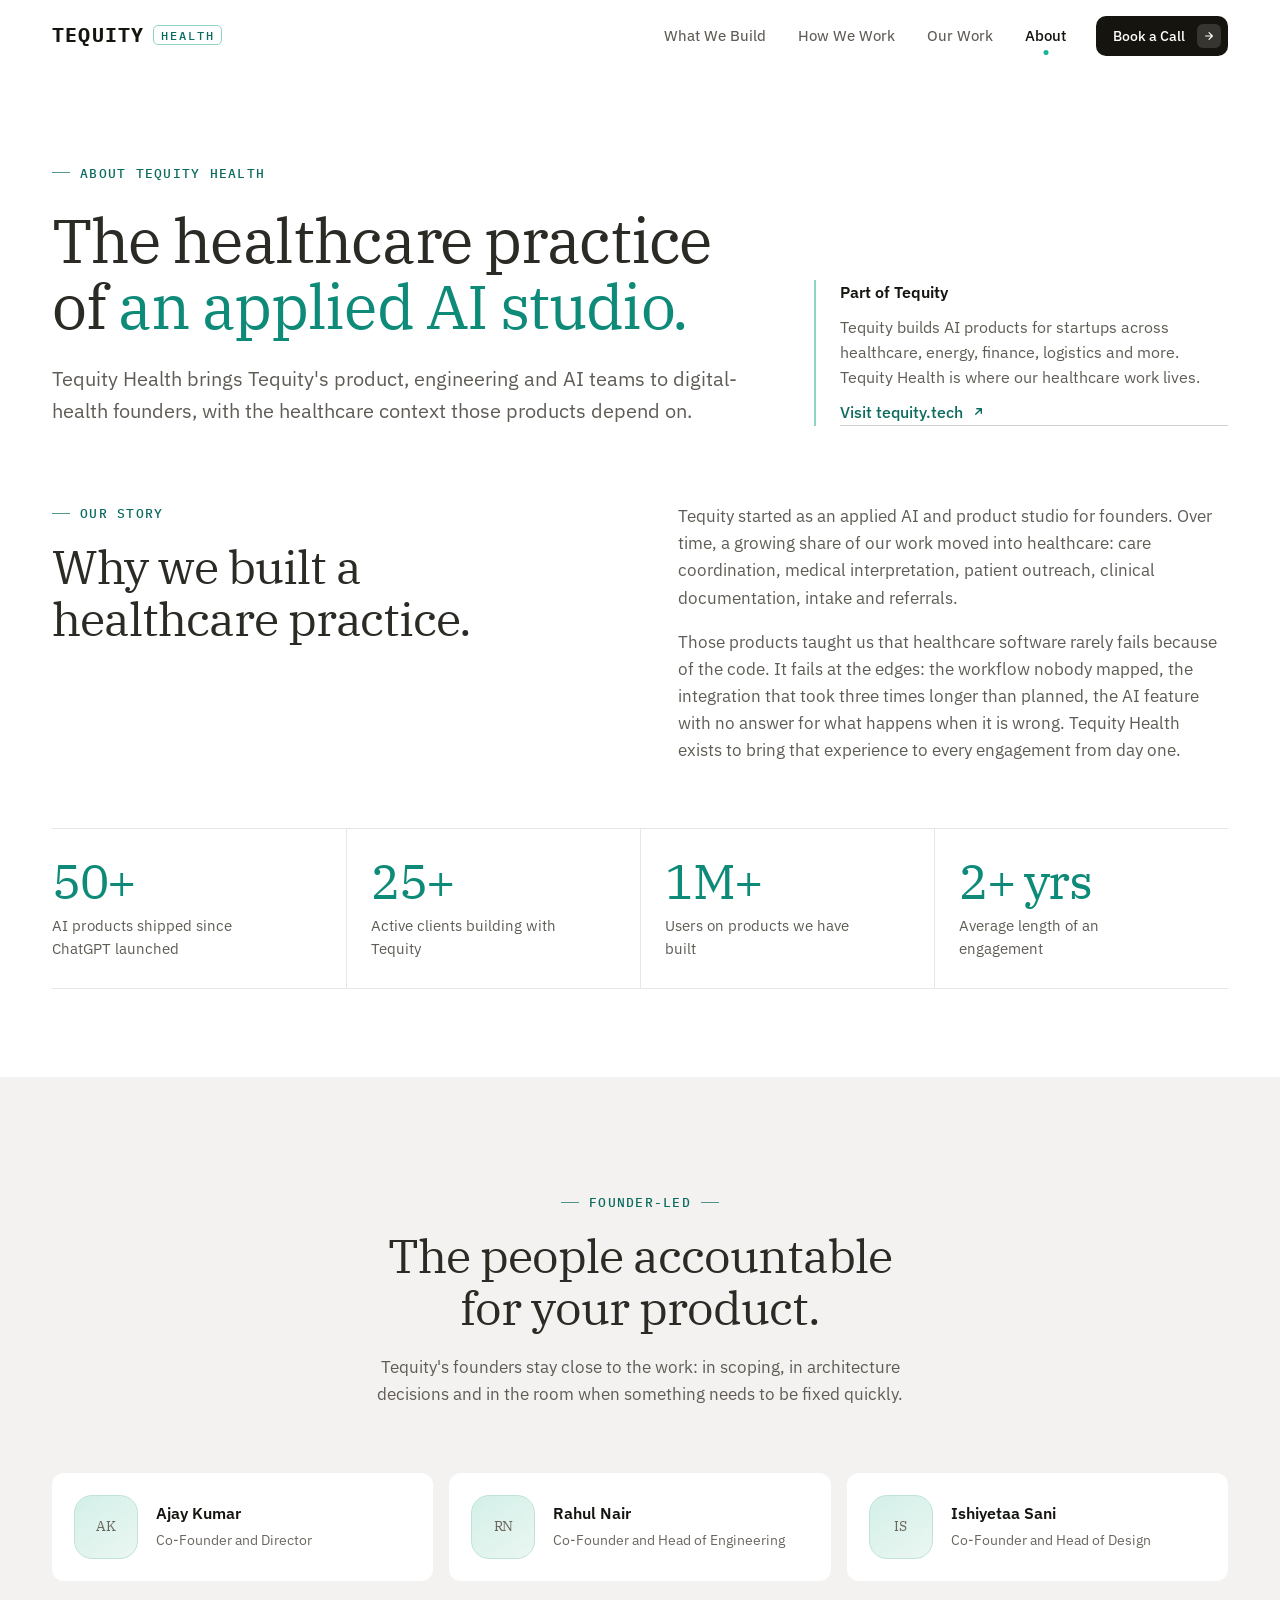
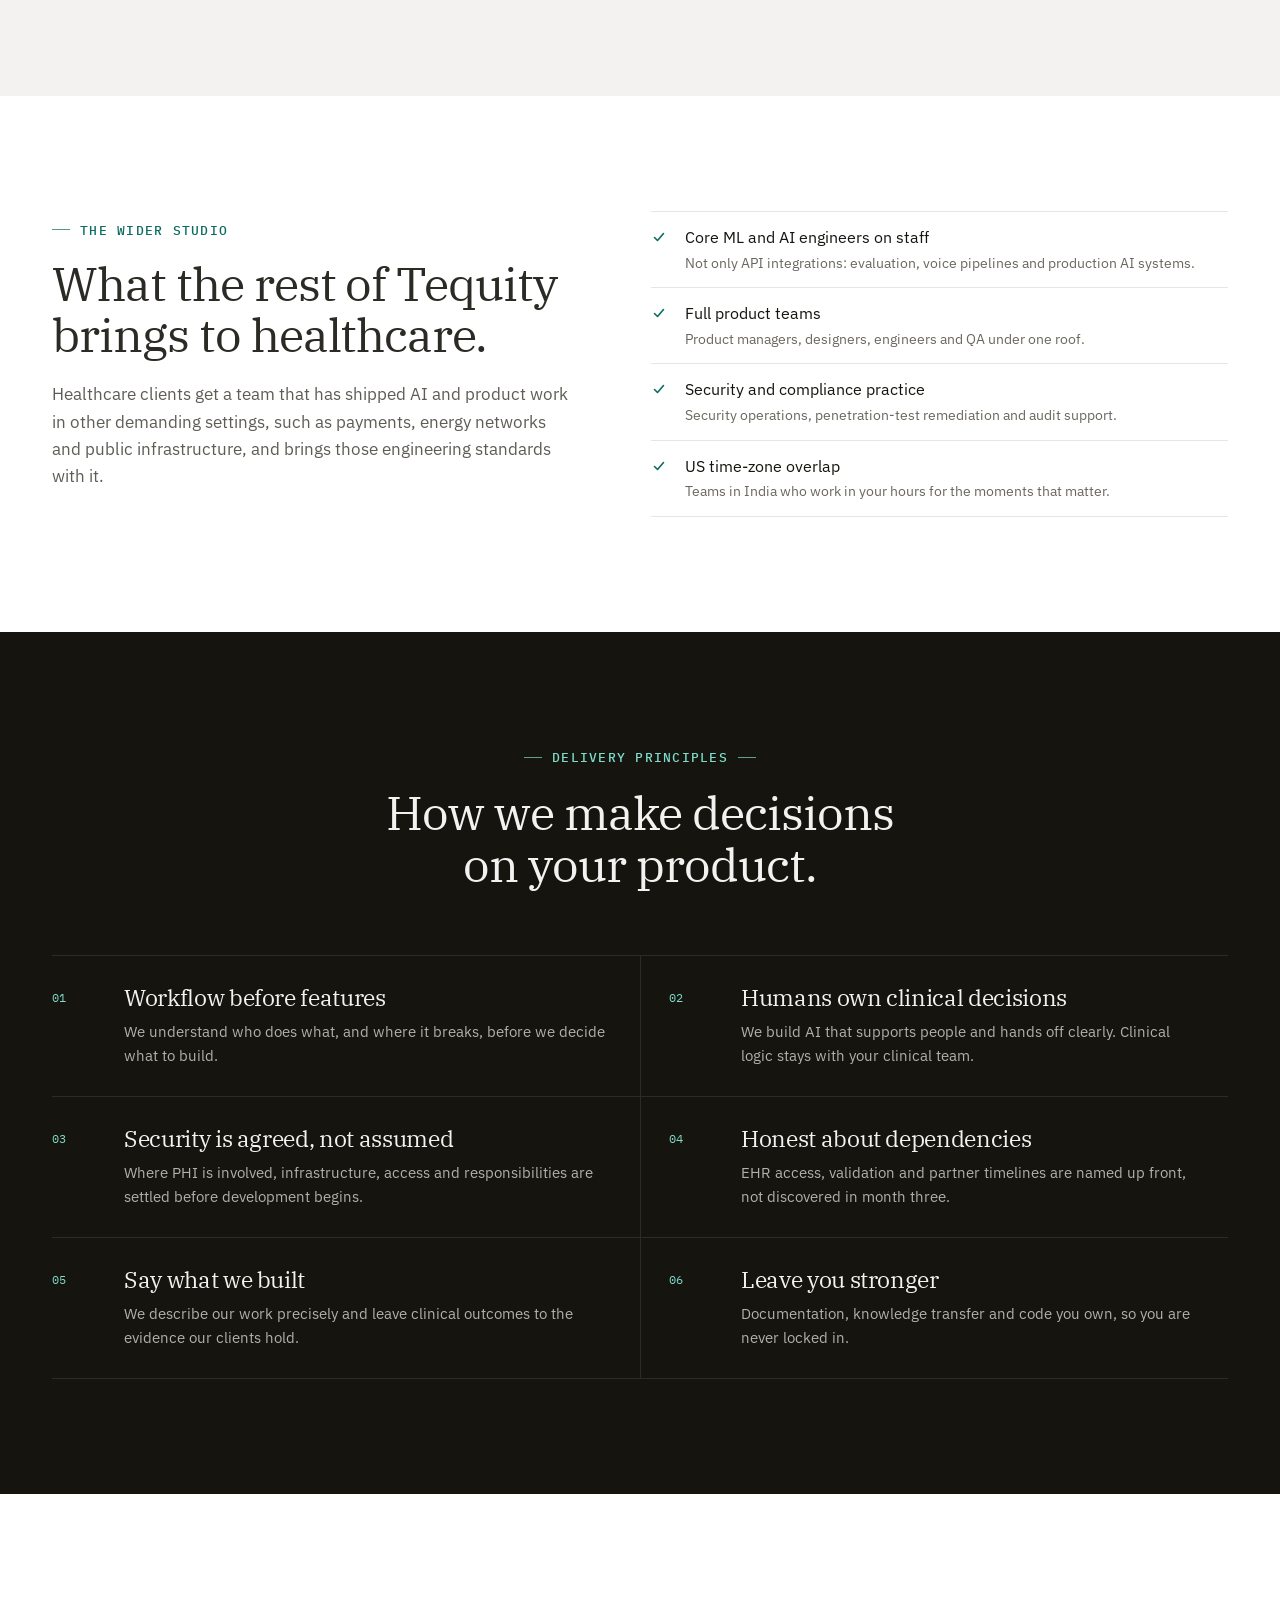
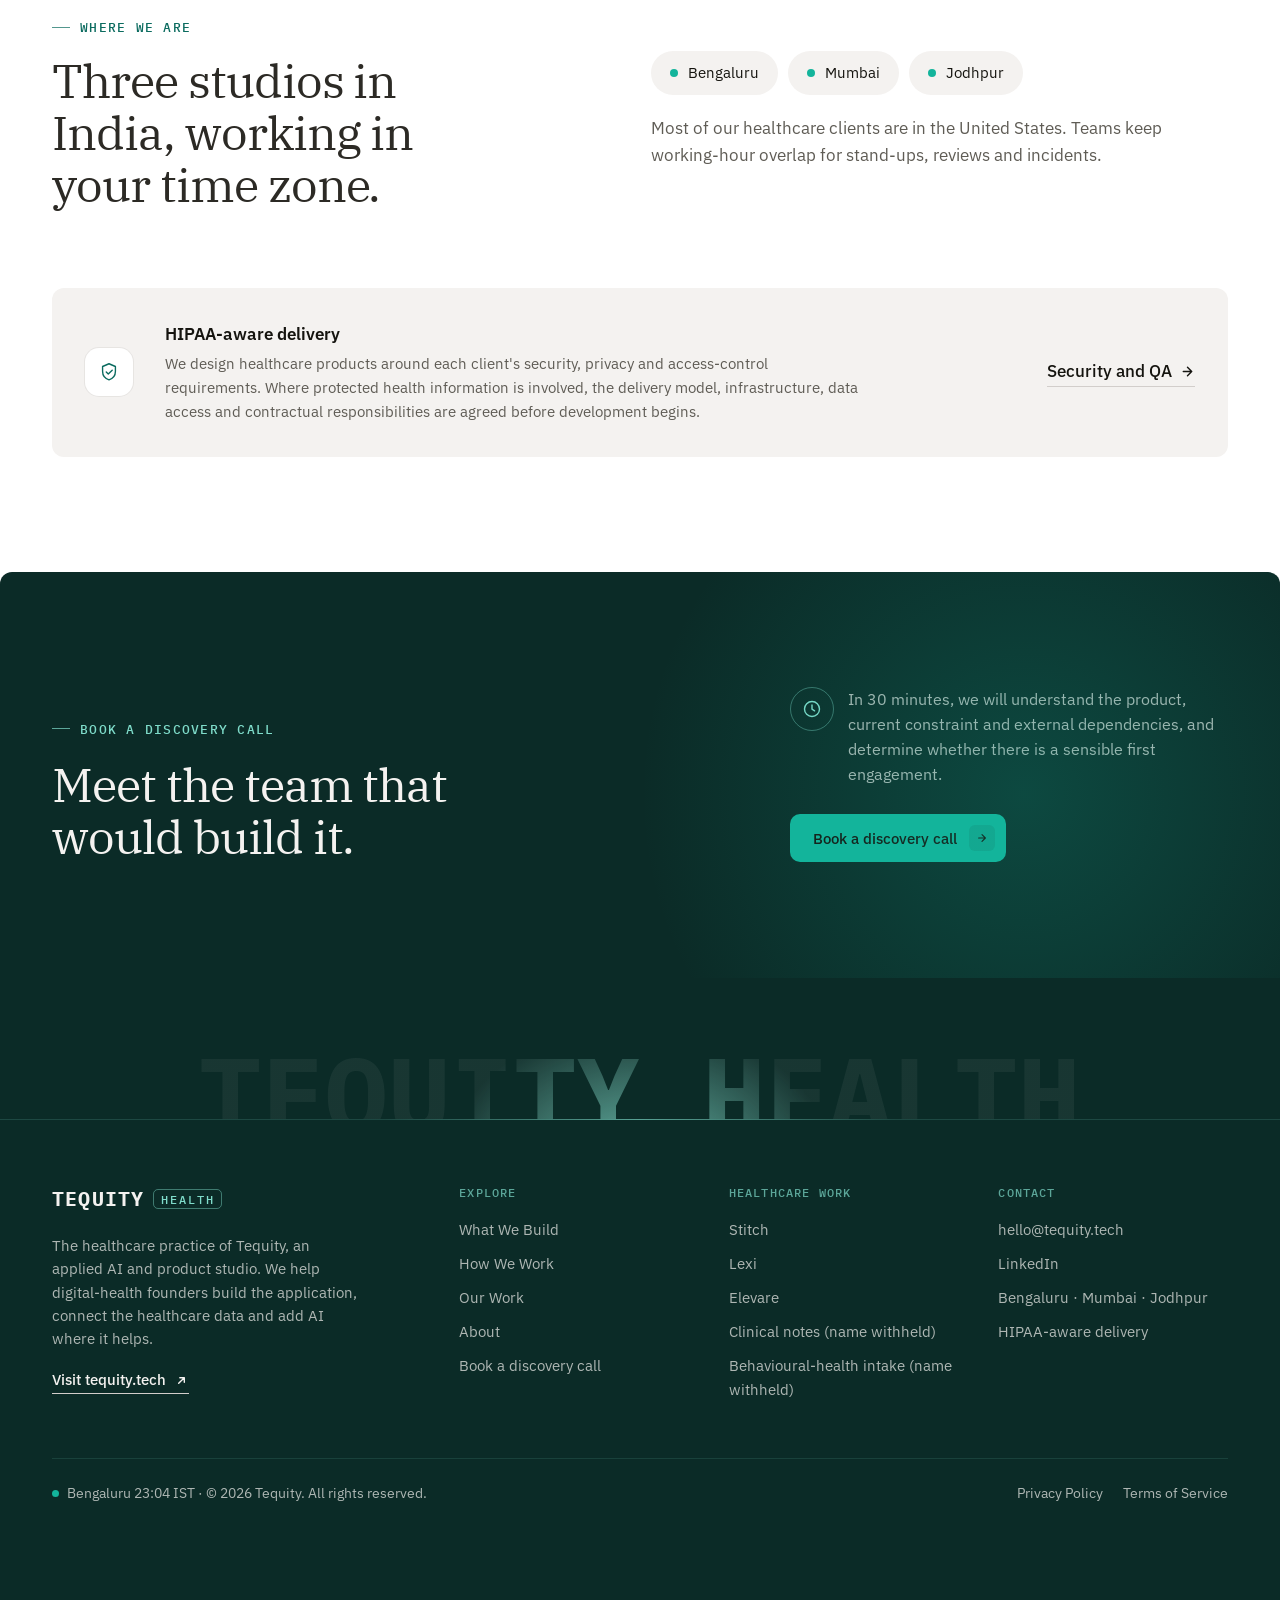
<file: about.html>
<!doctype html>
<html lang="en">
<head>
  <meta charset="utf-8">
  <meta name="viewport" content="width=device-width, initial-scale=1, viewport-fit=cover">
  <meta name="robots" content="noindex, nofollow">
  <title>About | Tequity Health</title>
  <meta name="description" content="Tequity Health is the healthcare practice of Tequity, an applied AI and product studio. Founder-led, with senior product, engineering, integration and AI teams in Bengaluru, Mumbai and Jodhpur.">
  <meta name="theme-color" content="#FFFFFF">
  <meta property="og:title" content="About | Tequity Health">
  <meta property="og:description" content="The healthcare practice of an applied AI and product studio.">
  <link rel="icon" href="favicon.svg" type="image/svg+xml">
  <link rel="preconnect" href="https://fonts.googleapis.com">
  <link rel="preconnect" href="https://fonts.gstatic.com" crossorigin>
  <link rel="stylesheet" href="https://fonts.googleapis.com/css2?family=IBM+Plex+Mono:wght@400;500;600;700&family=IBM+Plex+Sans:wght@400;500;600;700&family=IBM+Plex+Serif:ital,wght@0,300;0,400;0,500;1,400&display=swap">
  <link rel="stylesheet" href="assets/css/site.css">
  <script>document.documentElement.classList.add('js');try{var h=location.hash,m=localStorage.getItem('th-motion')==='1'||/[?&]motion=1/.test(location.search)||h==='#motion';if((!sessionStorage.getItem('th-loaded')||/[?&]loader=1/.test(location.search)||h==='#loader')&&(m||!matchMedia('(prefers-reduced-motion: reduce)').matches))document.documentElement.classList.add('is-loading')}catch(e){}</script>
  <script src="assets/js/site.js" defer></script>
</head>
<body>
<!-- header:start -->
<a class="skip-link" href="#main">Skip to content</a>
<header class="site-header">
  <div class="wrap header-inner">
    <a class="brand" href="index.html" aria-label="Tequity Health home"><span class="brand-word">TEQUITY</span><span class="brand-sub">Health</span></a>
    <button class="menu-toggle" type="button" aria-expanded="false" aria-controls="site-nav" aria-label="Open menu"><span class="menu-toggle-bars"><i></i><i></i></span></button>
    <nav class="nav" id="site-nav" aria-label="Primary">
      <a href="what-we-build.html">What We Build</a>
      <a href="how-we-work.html">How We Work</a>
      <a href="our-work.html">Our Work</a>
      <a href="about.html" aria-current="page">About</a>
      <a class="btn btn--primary btn--sm" href="contact.html">Book a Call <svg viewBox="0 0 16 16" fill="none" aria-hidden="true"><path d="M3.5 8h9m0 0L8 3.5M12.5 8L8 12.5" stroke="currentColor" stroke-width="1.5" stroke-linecap="round" stroke-linejoin="round"/></svg></a>
    </nav>
  </div>
</header>
<!-- header:end -->

<main id="main">

  <section class="page-hero">
    <div class="wrap page-hero-grid">
      <div>
        <span class="eyebrow reveal">About Tequity Health</span>
        <h1 class="h1 reveal" style="--i:1">The healthcare practice of <span class="accent">an applied AI studio.</span></h1>
        <p class="lede reveal" style="--i:2">Tequity Health brings Tequity's product, engineering and AI teams to digital-health founders, with the healthcare context those products depend on.</p>
      </div>
      <div class="page-hero-aside reveal" style="--i:3">
        <b>Part of Tequity</b>
        <span>Tequity builds AI products for startups across healthcare, energy, finance, logistics and more. Tequity Health is where our healthcare work lives.</span>
        <a class="link link--teal" href="https://tequity.tech" rel="noopener">Visit tequity.tech <svg viewBox="0 0 16 16" fill="none" aria-hidden="true"><path d="M5 11L11 5M11 5H6.2M11 5v4.8" stroke="currentColor" stroke-width="1.5" stroke-linecap="round" stroke-linejoin="round"/></svg></a>
      </div>
    </div>
  </section>

  <section class="section--tight" style="padding-top:0" id="story" data-dock="Story" aria-labelledby="story-title">
    <div class="wrap">
      <div class="about-intro">
        <div style="display:grid;gap:18px">
          <span class="eyebrow reveal">Our story</span>
          <h2 class="h2 reveal" style="--i:1" id="story-title">Why we built a healthcare practice.</h2>
        </div>
        <div class="reveal" style="--i:2">
          <p class="body">Tequity started as an applied AI and product studio for founders. Over time, a growing share of our work moved into healthcare: care coordination, medical interpretation, patient outreach, clinical documentation, intake and referrals.</p>
          <p class="body">Those products taught us that healthcare software rarely fails because of the code. It fails at the edges: the workflow nobody mapped, the integration that took three times longer than planned, the AI feature with no answer for what happens when it is wrong. Tequity Health exists to bring that experience to every engagement from day one.</p>
        </div>
      </div>

      <div class="facts-row" data-verify="Tequity-wide figures as published on tequity.tech. Confirm owner and evidence before launch.">
        <div class="reveal"><span class="stat-num">50+</span><span class="stat-lbl">AI products shipped since ChatGPT launched</span></div>
        <div class="reveal" style="--i:1"><span class="stat-num">25+</span><span class="stat-lbl">Active clients building with Tequity</span></div>
        <div class="reveal" style="--i:2"><span class="stat-num">1M+</span><span class="stat-lbl">Users on products we have built</span></div>
        <div class="reveal" style="--i:3"><span class="stat-num">2+ yrs</span><span class="stat-lbl">Average length of an engagement</span></div>
      </div>
    </div>
  </section>

  <section class="section section--alt" id="founders" data-dock="Founders" aria-labelledby="founders-title">
    <div class="wrap">
      <div class="section-head section-head--split">
        <div style="display:grid;gap:18px">
          <span class="eyebrow reveal">Founder-led</span>
          <h2 class="h2 reveal" style="--i:1" id="founders-title">The people accountable for your product.</h2>
        </div>
        <p class="body reveal" style="--i:2" data-verify="Founder-involvement claim: confirm this reflects how engagements actually run.">Tequity's founders stay close to the work: in scoping, in architecture decisions and in the room when something needs to be fixed quickly.</p>
      </div>
      <div class="people" data-verify="Founders and titles as listed on tequity.tech. Add the healthcare practice lead and replace monograms with approved photos.">
        <div class="person reveal"><span class="monogram" aria-hidden="true">AK</span><div><b>Ajay Kumar</b><span>Co-Founder and Director</span></div></div>
        <div class="person reveal" style="--i:1"><span class="monogram" aria-hidden="true">RN</span><div><b>Rahul Nair</b><span>Co-Founder and Head of Engineering</span></div></div>
        <div class="person reveal" style="--i:2"><span class="monogram" aria-hidden="true">IS</span><div><b>Ishiyetaa Sani</b><span>Co-Founder and Head of Design</span></div></div>
      </div>
    </div>
  </section>

  <section class="section" id="studio" data-dock="Studio" aria-labelledby="bring-title">
    <div class="wrap">
      <div class="ai-grid">
        <div>
          <span class="eyebrow reveal">The wider studio</span>
          <h2 class="h2 reveal" style="--i:1;margin-top:18px" id="bring-title">What the rest of Tequity brings to healthcare.</h2>
          <p class="body reveal" style="--i:2;margin-top:20px">Healthcare clients get a team that has shipped AI and product work in other demanding settings, such as payments, energy networks and public infrastructure, and brings those engineering standards with it.</p>
        </div>
        <ul class="checklist reveal" style="--i:1;margin-top:0">
          <li><svg viewBox="0 0 16 16" fill="none" aria-hidden="true"><path d="M3.5 8.5l3 3 6-7" stroke="currentColor" stroke-width="1.6" stroke-linecap="round" stroke-linejoin="round"/></svg><span>Core ML and AI engineers on staff<small>Not only API integrations: evaluation, voice pipelines and production AI systems.</small></span></li>
          <li><svg viewBox="0 0 16 16" fill="none" aria-hidden="true"><path d="M3.5 8.5l3 3 6-7" stroke="currentColor" stroke-width="1.6" stroke-linecap="round" stroke-linejoin="round"/></svg><span>Full product teams<small>Product managers, designers, engineers and QA under one roof.</small></span></li>
          <li><svg viewBox="0 0 16 16" fill="none" aria-hidden="true"><path d="M3.5 8.5l3 3 6-7" stroke="currentColor" stroke-width="1.6" stroke-linecap="round" stroke-linejoin="round"/></svg><span>Security and compliance practice<small>Security operations, penetration-test remediation and audit support.</small></span></li>
          <li><svg viewBox="0 0 16 16" fill="none" aria-hidden="true"><path d="M3.5 8.5l3 3 6-7" stroke="currentColor" stroke-width="1.6" stroke-linecap="round" stroke-linejoin="round"/></svg><span>US time-zone overlap<small>Teams in India who work in your hours for the moments that matter.</small></span></li>
        </ul>
      </div>
    </div>
  </section>

  <section class="section section--dark" id="principles" data-dock="Principles" aria-labelledby="principles-title">
    <div class="wrap">
      <div class="section-head">
        <span class="eyebrow reveal">Delivery principles</span>
        <h2 class="h2 reveal" style="--i:1" id="principles-title">How we make decisions on your product.</h2>
      </div>
      <div class="principle-grid">
        <div class="principle reveal"><span class="mono">01</span><div><b>Workflow before features</b><p>We understand who does what, and where it breaks, before we decide what to build.</p></div></div>
        <div class="principle reveal" style="--i:1"><span class="mono">02</span><div><b>Humans own clinical decisions</b><p>We build AI that supports people and hands off clearly. Clinical logic stays with your clinical team.</p></div></div>
        <div class="principle reveal"><span class="mono">03</span><div><b>Security is agreed, not assumed</b><p>Where PHI is involved, infrastructure, access and responsibilities are settled before development begins.</p></div></div>
        <div class="principle reveal" style="--i:1"><span class="mono">04</span><div><b>Honest about dependencies</b><p>EHR access, validation and partner timelines are named up front, not discovered in month three.</p></div></div>
        <div class="principle reveal"><span class="mono">05</span><div><b>Say what we built</b><p>We describe our work precisely and leave clinical outcomes to the evidence our clients hold.</p></div></div>
        <div class="principle reveal" style="--i:1"><span class="mono">06</span><div><b>Leave you stronger</b><p>Documentation, knowledge transfer and code you own, so you are never locked in.</p></div></div>
      </div>
    </div>
  </section>

  <section class="section" id="where" data-dock="Where" aria-labelledby="where-title">
    <div class="wrap">
      <div class="ai-grid" style="align-items:center">
        <div>
          <span class="eyebrow reveal">Where we are</span>
          <h2 class="h2 reveal" style="--i:1;margin-top:18px" id="where-title">Three studios in India, working in your time zone.</h2>
        </div>
        <div class="reveal" style="--i:2;display:grid;gap:20px">
          <div class="places">
            <span class="place"><span class="dot"></span>Bengaluru</span>
            <span class="place"><span class="dot"></span>Mumbai</span>
            <span class="place"><span class="dot"></span>Jodhpur</span>
          </div>
          <p class="body" data-verify="Confirm most healthcare clients are US-based.">Most of our healthcare clients are in the United States. Teams keep working-hour overlap for stand-ups, reviews and incidents.</p>
        </div>
      </div>
      <div class="hipaa reveal" style="margin-top:clamp(48px,6vw,80px)">
        <span class="hipaa-icon"><svg viewBox="0 0 24 24" fill="none" aria-hidden="true"><path d="M12 3l7 3v5.2c0 4.3-2.9 8.1-7 9.3-4.1-1.2-7-5-7-9.3V6l7-3z" stroke="currentColor" stroke-width="1.5" stroke-linejoin="round"/><path d="M9 12l2.2 2.2L15.5 10" stroke="currentColor" stroke-width="1.5" stroke-linecap="round" stroke-linejoin="round"/></svg></span>
        <div>
          <b>HIPAA-aware delivery</b>
          <p>We design healthcare products around each client's security, privacy and access-control requirements. Where protected health information is involved, the delivery model, infrastructure, data access and contractual responsibilities are agreed before development begins.</p>
        </div>
        <a class="link" href="what-we-build.html#quality">Security and QA <svg viewBox="0 0 16 16" fill="none" aria-hidden="true"><path d="M3.5 8h9m0 0L8 3.5M12.5 8L8 12.5" stroke="currentColor" stroke-width="1.5" stroke-linecap="round" stroke-linejoin="round"/></svg></a>
      </div>
    </div>
  </section>

  <section class="section section--dark cta" id="talk" data-dock="Talk" aria-labelledby="cta-title">
    <div class="wrap cta-inner">
      <div style="display:grid;gap:20px">
        <span class="eyebrow reveal">Book a discovery call</span>
        <h2 class="h2 reveal" style="--i:1" id="cta-title">Meet the team that would build it.</h2>
      </div>
      <div class="cta-side reveal" style="--i:2">
        <div class="cta-promise">
          <span class="clock"><svg viewBox="0 0 20 20" fill="none" aria-hidden="true"><circle cx="10" cy="10" r="7.5" stroke="currentColor" stroke-width="1.4"/><path d="M10 6v4.2l2.6 1.6" stroke="currentColor" stroke-width="1.4" stroke-linecap="round" stroke-linejoin="round"/></svg></span>
          <p>In 30 minutes, we will understand the product, current constraint and external dependencies, and determine whether there is a sensible first engagement.</p>
        </div>
        <div class="btn-row">
          <a class="btn btn--light" href="contact.html">Book a discovery call <svg viewBox="0 0 16 16" fill="none" aria-hidden="true"><path d="M3.5 8h9m0 0L8 3.5M12.5 8L8 12.5" stroke="currentColor" stroke-width="1.5" stroke-linecap="round" stroke-linejoin="round"/></svg></a>
        </div>
      </div>
    </div>
  </section>

</main>

<!-- footer:start -->
<footer class="site-footer">
  <div class="wrap"><div class="f-big" aria-hidden="true" data-fbig>TEQUITY HEALTH</div></div>
  <div class="f-panel">
  <div class="wrap">
    <div class="footer-grid">
      <div class="footer-brand">
        <a class="brand" href="index.html" aria-label="Tequity Health home"><span class="brand-word">TEQUITY</span><span class="brand-sub">Health</span></a>
        <p>The healthcare practice of Tequity, an applied AI and product studio. We help digital-health founders build the application, connect the healthcare data and add AI where it helps.</p>
        <a class="link" href="https://tequity.tech" rel="noopener">Visit tequity.tech <svg viewBox="0 0 16 16" fill="none" aria-hidden="true"><path d="M5 11L11 5M11 5H6.2M11 5v4.8" stroke="currentColor" stroke-width="1.5" stroke-linecap="round" stroke-linejoin="round"/></svg></a>
      </div>
      <div class="footer-col">
        <h4>Explore</h4>
        <ul>
          <li><a href="what-we-build.html">What We Build</a></li>
          <li><a href="how-we-work.html">How We Work</a></li>
          <li><a href="our-work.html">Our Work</a></li>
          <li><a href="about.html">About</a></li>
          <li><a href="contact.html">Book a discovery call</a></li>
        </ul>
      </div>
      <div class="footer-col">
        <h4>Healthcare work</h4>
        <ul>
          <li><a href="work/stitch.html">Stitch</a></li>
          <li><a href="work/lexi.html">Lexi</a></li>
          <li><a href="work/elevare.html">Elevare</a></li>
          <li><a href="work/clinical-notes.html">Clinical notes (name withheld)</a></li>
          <li><a href="work/behavioural-health-intake.html">Behavioural-health intake (name withheld)</a></li>
        </ul>
      </div>
      <div class="footer-col">
        <h4>Contact</h4>
        <ul>
          <li><a href="mailto:hello@tequity.tech" data-verify="Contact inbox: keep hello@tequity.tech or set up a tequity.health address.">hello@tequity.tech</a></li>
          <li><a href="https://in.linkedin.com/company/tequitytech" rel="noopener">LinkedIn</a></li>
          <li>Bengaluru &middot; Mumbai &middot; Jodhpur</li>
          <li>HIPAA-aware delivery</li>
        </ul>
      </div>
    </div>
    <div class="footer-bottom">
      <span><i class="live-dot" aria-hidden="true"></i>Bengaluru <span data-clock>&nbsp;</span> &middot; &copy; <span data-year>2026</span> Tequity. All rights reserved.</span>
      <nav aria-label="Legal"><a href="https://tequity.tech/privacy-policy" rel="noopener">Privacy Policy</a><a href="https://tequity.tech/terms-of-service" rel="noopener">Terms of Service</a></nav>
    </div>
  </div>
  </div>
</footer>
<!-- footer:end -->
</body>
</html>
</file>
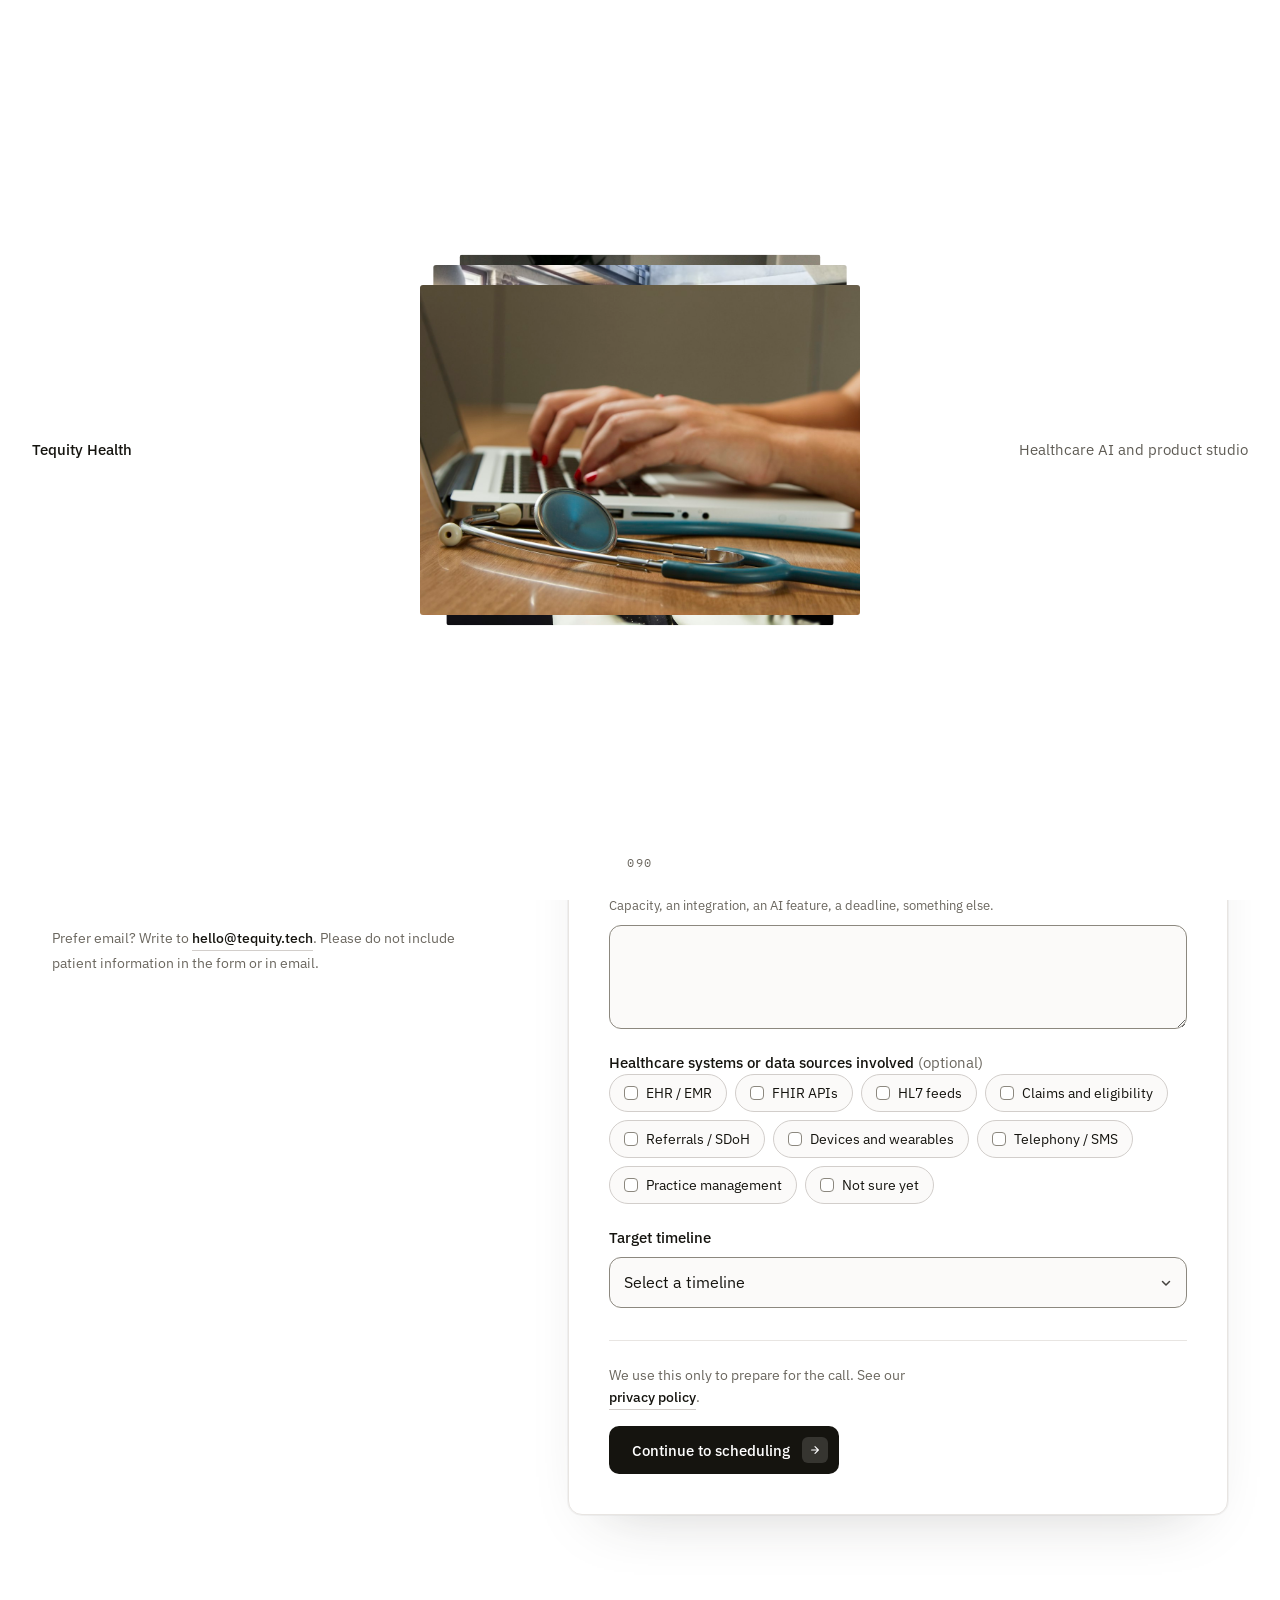
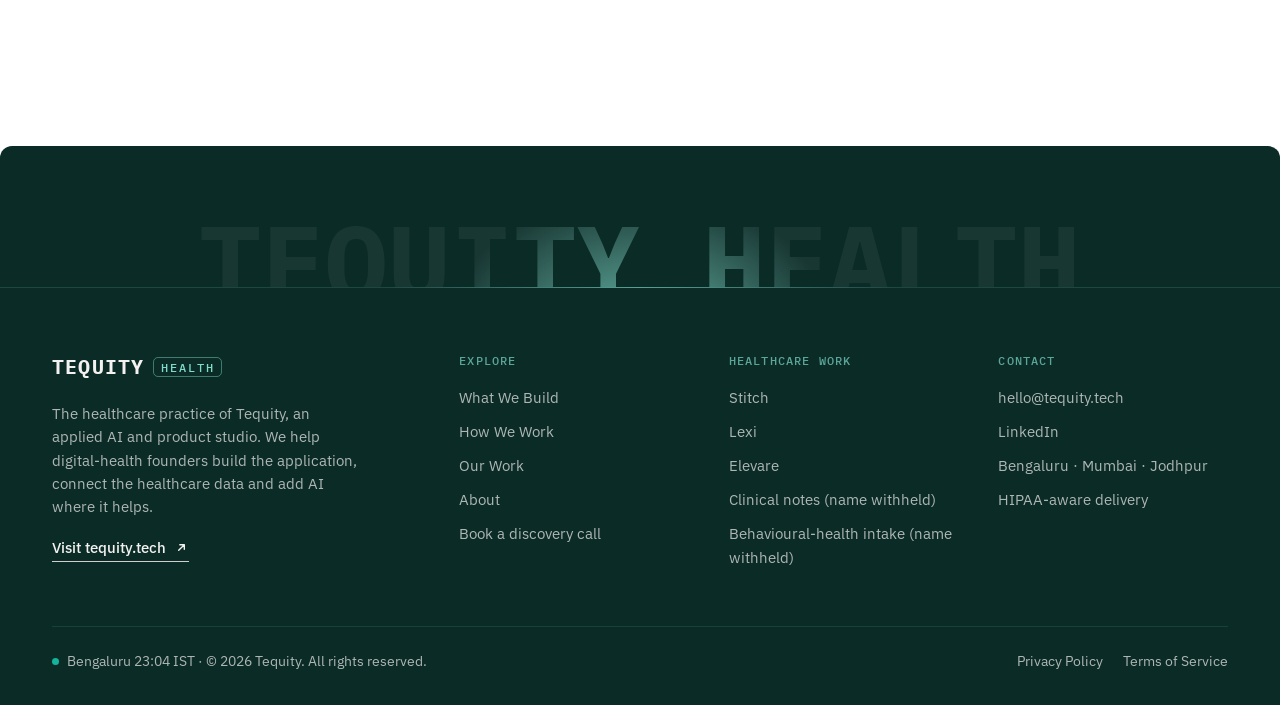
<file: contact.html>
<!doctype html>
<html lang="en">
<head>
  <meta charset="utf-8">
  <meta name="viewport" content="width=device-width, initial-scale=1, viewport-fit=cover">
  <meta name="robots" content="noindex, nofollow">
  <title>Book a Discovery Call | Tequity Health</title>
  <meta name="description" content="Book a 30-minute discovery call with Tequity Health. We will understand your product, current constraint and external dependencies, and whether there is a sensible first engagement.">
  <meta name="theme-color" content="#FFFFFF">
  <meta property="og:title" content="Book a Discovery Call | Tequity Health">
  <meta property="og:description" content="30 minutes to understand your product, what is blocked and whether there is a sensible first engagement.">
  <link rel="icon" href="favicon.svg" type="image/svg+xml">
  <link rel="preconnect" href="https://fonts.googleapis.com">
  <link rel="preconnect" href="https://fonts.gstatic.com" crossorigin>
  <link rel="stylesheet" href="https://fonts.googleapis.com/css2?family=IBM+Plex+Mono:wght@400;500;600;700&family=IBM+Plex+Sans:wght@400;500;600;700&family=IBM+Plex+Serif:ital,wght@0,300;0,400;0,500;1,400&display=swap">
  <link rel="stylesheet" href="assets/css/site.css">
  <script>document.documentElement.classList.add('js');try{var h=location.hash,m=localStorage.getItem('th-motion')==='1'||/[?&]motion=1/.test(location.search)||h==='#motion';if((!sessionStorage.getItem('th-loaded')||/[?&]loader=1/.test(location.search)||h==='#loader')&&(m||!matchMedia('(prefers-reduced-motion: reduce)').matches))document.documentElement.classList.add('is-loading')}catch(e){}</script>
  <script src="assets/js/site.js" defer></script>
</head>
<body>
<!-- header:start -->
<a class="skip-link" href="#main">Skip to content</a>
<header class="site-header">
  <div class="wrap header-inner">
    <a class="brand" href="index.html" aria-label="Tequity Health home"><span class="brand-word">TEQUITY</span><span class="brand-sub">Health</span></a>
    <button class="menu-toggle" type="button" aria-expanded="false" aria-controls="site-nav" aria-label="Open menu"><span class="menu-toggle-bars"><i></i><i></i></span></button>
    <nav class="nav" id="site-nav" aria-label="Primary">
      <a href="what-we-build.html">What We Build</a>
      <a href="how-we-work.html">How We Work</a>
      <a href="our-work.html">Our Work</a>
      <a href="about.html">About</a>
      <a class="btn btn--primary btn--sm" href="contact.html" aria-current="page">Book a Call <svg viewBox="0 0 16 16" fill="none" aria-hidden="true"><path d="M3.5 8h9m0 0L8 3.5M12.5 8L8 12.5" stroke="currentColor" stroke-width="1.5" stroke-linecap="round" stroke-linejoin="round"/></svg></a>
    </nav>
  </div>
</header>
<!-- header:end -->

<main id="main">
  <section class="page-hero" style="padding-bottom:var(--section)">
    <div class="wrap contact-grid">

      <div class="contact-copy">
        <div style="display:grid;gap:22px">
          <span class="eyebrow reveal">Book a discovery call</span>
          <h1 class="h1 reveal" style="--i:1">Tell us what you are <span class="accent">building.</span></h1>
          <p class="lede reveal" style="--i:2">In 30 minutes, we will understand the product, current constraint and external dependencies, and determine whether there is a sensible first engagement.</p>
        </div>

        <ol class="next-steps reveal" style="--i:3">
          <li><span class="mono">01</span><div><b>A few questions</b><span>Only what helps us prepare. About two minutes.</span></div></li>
          <li><span class="mono">02</span><div><b>Pick a time</b><span>Choose a 30-minute slot straight away.</span></div></li>
          <li><span class="mono">03</span><div><b>A prepared conversation</b><span>You will speak with someone who has read your answers and can talk about the product, the integrations and the AI.</span></div></li>
        </ol>

        <p class="small muted reveal" style="--i:4">Prefer email? Write to <a class="link" href="mailto:hello@tequity.tech">hello@tequity.tech</a>. Please do not include patient information in the form or in email.</p>
      </div>

      <div class="form-card reveal" style="--i:2">
        <ol class="form-steps" aria-label="Booking progress">
          <li class="form-step-ind is-current" aria-current="step"><i>1</i><span>Your product</span></li>
          <li class="form-step-ind"><i>2</i><span>Pick a time</span></li>
          <li class="form-step-ind"><i>3</i><span>Confirmed</span></li>
        </ol>

        <form id="discovery-form" novalidate data-verify="Form is front-end only. Connect submission to the CRM and swap the time picker for the live Cal.com or Calendly embed before launch.">

          <!-- STEP 1 -->
          <div class="form-pane">
            <h2 class="h3">About you and the product</h2>
            <p class="muted">Short answers are fine. We will ask the rest on the call.</p>
            <div class="form-summary" role="alert"></div>

            <div class="fields">
              <div class="field" data-field="name">
                <label for="f-name">Your name</label>
                <input class="input" id="f-name" name="name" type="text" autocomplete="name" required aria-describedby="e-name">
                <span class="error" id="e-name"><svg viewBox="0 0 16 16" fill="none" aria-hidden="true"><circle cx="8" cy="8" r="6.5" stroke="currentColor" stroke-width="1.4"/><path d="M8 4.8v3.6M8 10.9v.1" stroke="currentColor" stroke-width="1.6" stroke-linecap="round"/></svg><span></span></span>
              </div>
              <div class="field" data-field="email">
                <label for="f-email">Work email</label>
                <input class="input" id="f-email" name="email" type="email" autocomplete="email" required aria-describedby="e-email">
                <span class="error" id="e-email"><svg viewBox="0 0 16 16" fill="none" aria-hidden="true"><circle cx="8" cy="8" r="6.5" stroke="currentColor" stroke-width="1.4"/><path d="M8 4.8v3.6M8 10.9v.1" stroke="currentColor" stroke-width="1.6" stroke-linecap="round"/></svg><span></span></span>
              </div>
              <div class="field" data-field="company">
                <label for="f-company">Company</label>
                <input class="input" id="f-company" name="company" type="text" autocomplete="organization" required aria-describedby="e-company">
                <span class="error" id="e-company"><svg viewBox="0 0 16 16" fill="none" aria-hidden="true"><circle cx="8" cy="8" r="6.5" stroke="currentColor" stroke-width="1.4"/><path d="M8 4.8v3.6M8 10.9v.1" stroke="currentColor" stroke-width="1.6" stroke-linecap="round"/></svg><span></span></span>
              </div>
              <div class="field" data-field="website">
                <label for="f-website">Website <span class="opt">(optional)</span></label>
                <input class="input" id="f-website" name="website" type="text" inputmode="url" autocomplete="url" placeholder="yourcompany.com" aria-describedby="e-website">
                <span class="error" id="e-website"><svg viewBox="0 0 16 16" fill="none" aria-hidden="true"><circle cx="8" cy="8" r="6.5" stroke="currentColor" stroke-width="1.4"/><path d="M8 4.8v3.6M8 10.9v.1" stroke="currentColor" stroke-width="1.6" stroke-linecap="round"/></svg><span></span></span>
              </div>

              <fieldset class="field field--full" data-field="stage">
                <legend>Product stage</legend>
                <div class="seg">
                  <input type="radio" id="s-idea" name="stage" value="Idea"><label for="s-idea"><b>Idea</b><span>Concept, still validating</span></label>
                  <input type="radio" id="s-seed" name="stage" value="Seed"><label for="s-seed"><b>Seed</b><span>Early product, real users</span></label>
                  <input type="radio" id="s-pmf" name="stage" value="PMF"><label for="s-pmf"><b>PMF</b><span>Traction, not enough capacity</span></label>
                  <input type="radio" id="s-scale" name="stage" value="Scale"><label for="s-scale"><b>Scale</b><span>Need a long-term team</span></label>
                </div>
                <span class="error"><svg viewBox="0 0 16 16" fill="none" aria-hidden="true"><circle cx="8" cy="8" r="6.5" stroke="currentColor" stroke-width="1.4"/><path d="M8 4.8v3.6M8 10.9v.1" stroke="currentColor" stroke-width="1.6" stroke-linecap="round"/></svg><span></span></span>
              </fieldset>

              <div class="field field--full" data-field="building">
                <label for="f-building">What are you building?</label>
                <span class="help" id="h-building">Who it is for and what it does, in a sentence or two.</span>
                <textarea class="textarea" id="f-building" name="building" rows="3" required aria-describedby="h-building e-building"></textarea>
                <span class="error" id="e-building"><svg viewBox="0 0 16 16" fill="none" aria-hidden="true"><circle cx="8" cy="8" r="6.5" stroke="currentColor" stroke-width="1.4"/><path d="M8 4.8v3.6M8 10.9v.1" stroke="currentColor" stroke-width="1.6" stroke-linecap="round"/></svg><span></span></span>
              </div>

              <div class="field field--full" data-field="blocked">
                <label for="f-blocked">What is blocked right now? <span class="opt">(optional)</span></label>
                <span class="help" id="h-blocked">Capacity, an integration, an AI feature, a deadline, something else.</span>
                <textarea class="textarea" id="f-blocked" name="blocked" rows="3" aria-describedby="h-blocked"></textarea>
              </div>

              <fieldset class="field field--full">
                <legend>Healthcare systems or data sources involved <span class="opt">(optional)</span></legend>
                <div class="checks">
                  <input type="checkbox" id="c-ehr" name="systems" value="EHR / EMR"><label for="c-ehr">EHR / EMR</label>
                  <input type="checkbox" id="c-fhir" name="systems" value="FHIR APIs"><label for="c-fhir">FHIR APIs</label>
                  <input type="checkbox" id="c-hl7" name="systems" value="HL7 feeds"><label for="c-hl7">HL7 feeds</label>
                  <input type="checkbox" id="c-claims" name="systems" value="Claims and eligibility"><label for="c-claims">Claims and eligibility</label>
                  <input type="checkbox" id="c-ref" name="systems" value="Referrals / SDoH"><label for="c-ref">Referrals / SDoH</label>
                  <input type="checkbox" id="c-dev" name="systems" value="Devices and wearables"><label for="c-dev">Devices and wearables</label>
                  <input type="checkbox" id="c-tel" name="systems" value="Telephony / SMS"><label for="c-tel">Telephony / SMS</label>
                  <input type="checkbox" id="c-pm" name="systems" value="Practice management"><label for="c-pm">Practice management</label>
                  <input type="checkbox" id="c-unsure" name="systems" value="Not sure yet"><label for="c-unsure">Not sure yet</label>
                </div>
              </fieldset>

              <div class="field field--full" data-field="timeline">
                <label for="f-timeline">Target timeline</label>
                <select class="select" id="f-timeline" name="timeline" required aria-describedby="e-timeline">
                  <option value="">Select a timeline</option>
                  <option>Within a month</option>
                  <option>1 to 3 months</option>
                  <option>3 to 6 months</option>
                  <option>Just exploring</option>
                </select>
                <span class="error" id="e-timeline"><svg viewBox="0 0 16 16" fill="none" aria-hidden="true"><circle cx="8" cy="8" r="6.5" stroke="currentColor" stroke-width="1.4"/><path d="M8 4.8v3.6M8 10.9v.1" stroke="currentColor" stroke-width="1.6" stroke-linecap="round"/></svg><span></span></span>
              </div>
            </div>

            <div class="form-actions">
              <p class="muted">We use this only to prepare for the call. See our <a class="link" href="https://tequity.tech/privacy-policy" rel="noopener">privacy policy</a>.</p>
              <button class="btn btn--primary" type="button" data-next="1">Continue to scheduling <svg viewBox="0 0 16 16" fill="none" aria-hidden="true"><path d="M3.5 8h9m0 0L8 3.5M12.5 8L8 12.5" stroke="currentColor" stroke-width="1.5" stroke-linecap="round" stroke-linejoin="round"/></svg></button>
            </div>
          </div>

          <!-- STEP 2 -->
          <div class="form-pane" hidden>
            <h2 class="h3">Pick a time for your call</h2>
            <p class="muted">30 minutes on video. You will get a calendar invite straight away.</p>
            <p class="tz"><svg viewBox="0 0 16 16" fill="none" aria-hidden="true"><circle cx="8" cy="8" r="6.5" stroke="currentColor" stroke-width="1.3"/><path d="M1.5 8h13M8 1.5c1.8 1.9 2.6 4 2.6 6.5S9.8 12.6 8 14.5C6.2 12.6 5.4 10.5 5.4 8S6.2 3.4 8 1.5z" stroke="currentColor" stroke-width="1.3"/></svg>Times shown in <span data-tz>your local time</span></p>
            <div class="day-nav">
              <span class="h4" data-week-label aria-live="polite"></span>
              <div class="day-nav-btns">
                <button class="icon-btn" type="button" data-week="-1" aria-label="Previous week"><svg viewBox="0 0 16 16" fill="none"><path d="M10 3.5L5.5 8l4.5 4.5" stroke="currentColor" stroke-width="1.5" stroke-linecap="round" stroke-linejoin="round"/></svg></button>
                <button class="icon-btn" type="button" data-week="1" aria-label="Next week"><svg viewBox="0 0 16 16" fill="none"><path d="M6 3.5L10.5 8 6 12.5" stroke="currentColor" stroke-width="1.5" stroke-linecap="round" stroke-linejoin="round"/></svg></button>
              </div>
            </div>
            <div class="days" role="group" aria-label="Choose a day"></div>
            <div class="slots-skeleton" hidden aria-hidden="true"><i></i><i></i><i></i><i></i><i></i><i></i></div>
            <div class="slots" role="group" aria-label="Choose a time" aria-live="polite"></div>
            <div class="form-actions">
              <button class="btn btn--secondary" type="button" data-back="0">Back</button>
              <button class="btn btn--primary" type="button" data-next="2" disabled>Confirm call <svg viewBox="0 0 16 16" fill="none" aria-hidden="true"><path d="M3.5 8h9m0 0L8 3.5M12.5 8L8 12.5" stroke="currentColor" stroke-width="1.5" stroke-linecap="round" stroke-linejoin="round"/></svg></button>
            </div>
          </div>

          <!-- STEP 3 -->
          <div class="form-pane" hidden>
            <div class="confirm">
              <span class="confirm-icon"><svg viewBox="0 0 24 24" fill="none" aria-hidden="true"><path d="M5.5 12.5l4 4 9-9.5" stroke="currentColor" stroke-width="2" stroke-linecap="round" stroke-linejoin="round"/></svg></span>
              <div style="display:grid;gap:8px">
                <h2 class="h3">Your call is booked</h2>
                <p class="muted">We have sent the invite to <b data-out="email"></b>. Before the call, we will read your answers and look at your product.</p>
              </div>
              <dl class="confirm-card">
                <div><dt>When</dt><dd data-out="when"></dd></div>
                <div><dt>Company</dt><dd data-out="company"></dd></div>
                <div><dt>Stage</dt><dd data-out="stage"></dd></div>
                <div><dt>Systems</dt><dd data-out="systems"></dd></div>
              </dl>
              <div style="display:grid;gap:10px">
                <b class="h4">What we will cover</b>
                <ul class="checklist" style="margin-top:0">
                  <li><svg viewBox="0 0 16 16" fill="none" aria-hidden="true"><path d="M3.5 8.5l3 3 6-7" stroke="currentColor" stroke-width="1.6" stroke-linecap="round" stroke-linejoin="round"/></svg><span>The product, its users and the workflow it supports</span></li>
                  <li><svg viewBox="0 0 16 16" fill="none" aria-hidden="true"><path d="M3.5 8.5l3 3 6-7" stroke="currentColor" stroke-width="1.6" stroke-linecap="round" stroke-linejoin="round"/></svg><span>What is blocked, and why</span></li>
                  <li><svg viewBox="0 0 16 16" fill="none" aria-hidden="true"><path d="M3.5 8.5l3 3 6-7" stroke="currentColor" stroke-width="1.6" stroke-linecap="round" stroke-linejoin="round"/></svg><span>External dependencies: EHR access, partners, data and validation</span></li>
                  <li><svg viewBox="0 0 16 16" fill="none" aria-hidden="true"><path d="M3.5 8.5l3 3 6-7" stroke="currentColor" stroke-width="1.6" stroke-linecap="round" stroke-linejoin="round"/></svg><span>Whether there is a sensible first engagement, and what it would be</span></li>
                </ul>
              </div>
              <a class="link" href="our-work.html">While you wait, see our healthcare work <svg viewBox="0 0 16 16" fill="none" aria-hidden="true"><path d="M3.5 8h9m0 0L8 3.5M12.5 8L8 12.5" stroke="currentColor" stroke-width="1.5" stroke-linecap="round" stroke-linejoin="round"/></svg></a>
            </div>
          </div>
        </form>
      </div>

    </div>
  </section>
</main>

<!-- footer:start -->
<footer class="site-footer">
  <div class="wrap"><div class="f-big" aria-hidden="true" data-fbig>TEQUITY HEALTH</div></div>
  <div class="f-panel">
  <div class="wrap">
    <div class="footer-grid">
      <div class="footer-brand">
        <a class="brand" href="index.html" aria-label="Tequity Health home"><span class="brand-word">TEQUITY</span><span class="brand-sub">Health</span></a>
        <p>The healthcare practice of Tequity, an applied AI and product studio. We help digital-health founders build the application, connect the healthcare data and add AI where it helps.</p>
        <a class="link" href="https://tequity.tech" rel="noopener">Visit tequity.tech <svg viewBox="0 0 16 16" fill="none" aria-hidden="true"><path d="M5 11L11 5M11 5H6.2M11 5v4.8" stroke="currentColor" stroke-width="1.5" stroke-linecap="round" stroke-linejoin="round"/></svg></a>
      </div>
      <div class="footer-col">
        <h4>Explore</h4>
        <ul>
          <li><a href="what-we-build.html">What We Build</a></li>
          <li><a href="how-we-work.html">How We Work</a></li>
          <li><a href="our-work.html">Our Work</a></li>
          <li><a href="about.html">About</a></li>
          <li><a href="contact.html">Book a discovery call</a></li>
        </ul>
      </div>
      <div class="footer-col">
        <h4>Healthcare work</h4>
        <ul>
          <li><a href="work/stitch.html">Stitch</a></li>
          <li><a href="work/lexi.html">Lexi</a></li>
          <li><a href="work/elevare.html">Elevare</a></li>
          <li><a href="work/clinical-notes.html">Clinical notes (name withheld)</a></li>
          <li><a href="work/behavioural-health-intake.html">Behavioural-health intake (name withheld)</a></li>
        </ul>
      </div>
      <div class="footer-col">
        <h4>Contact</h4>
        <ul>
          <li><a href="mailto:hello@tequity.tech" data-verify="Contact inbox: keep hello@tequity.tech or set up a tequity.health address.">hello@tequity.tech</a></li>
          <li><a href="https://in.linkedin.com/company/tequitytech" rel="noopener">LinkedIn</a></li>
          <li>Bengaluru &middot; Mumbai &middot; Jodhpur</li>
          <li>HIPAA-aware delivery</li>
        </ul>
      </div>
    </div>
    <div class="footer-bottom">
      <span><i class="live-dot" aria-hidden="true"></i>Bengaluru <span data-clock>&nbsp;</span> &middot; &copy; <span data-year>2026</span> Tequity. All rights reserved.</span>
      <nav aria-label="Legal"><a href="https://tequity.tech/privacy-policy" rel="noopener">Privacy Policy</a><a href="https://tequity.tech/terms-of-service" rel="noopener">Terms of Service</a></nav>
    </div>
  </div>
  </div>
</footer>
<!-- footer:end -->
</body>
</html>
</file>
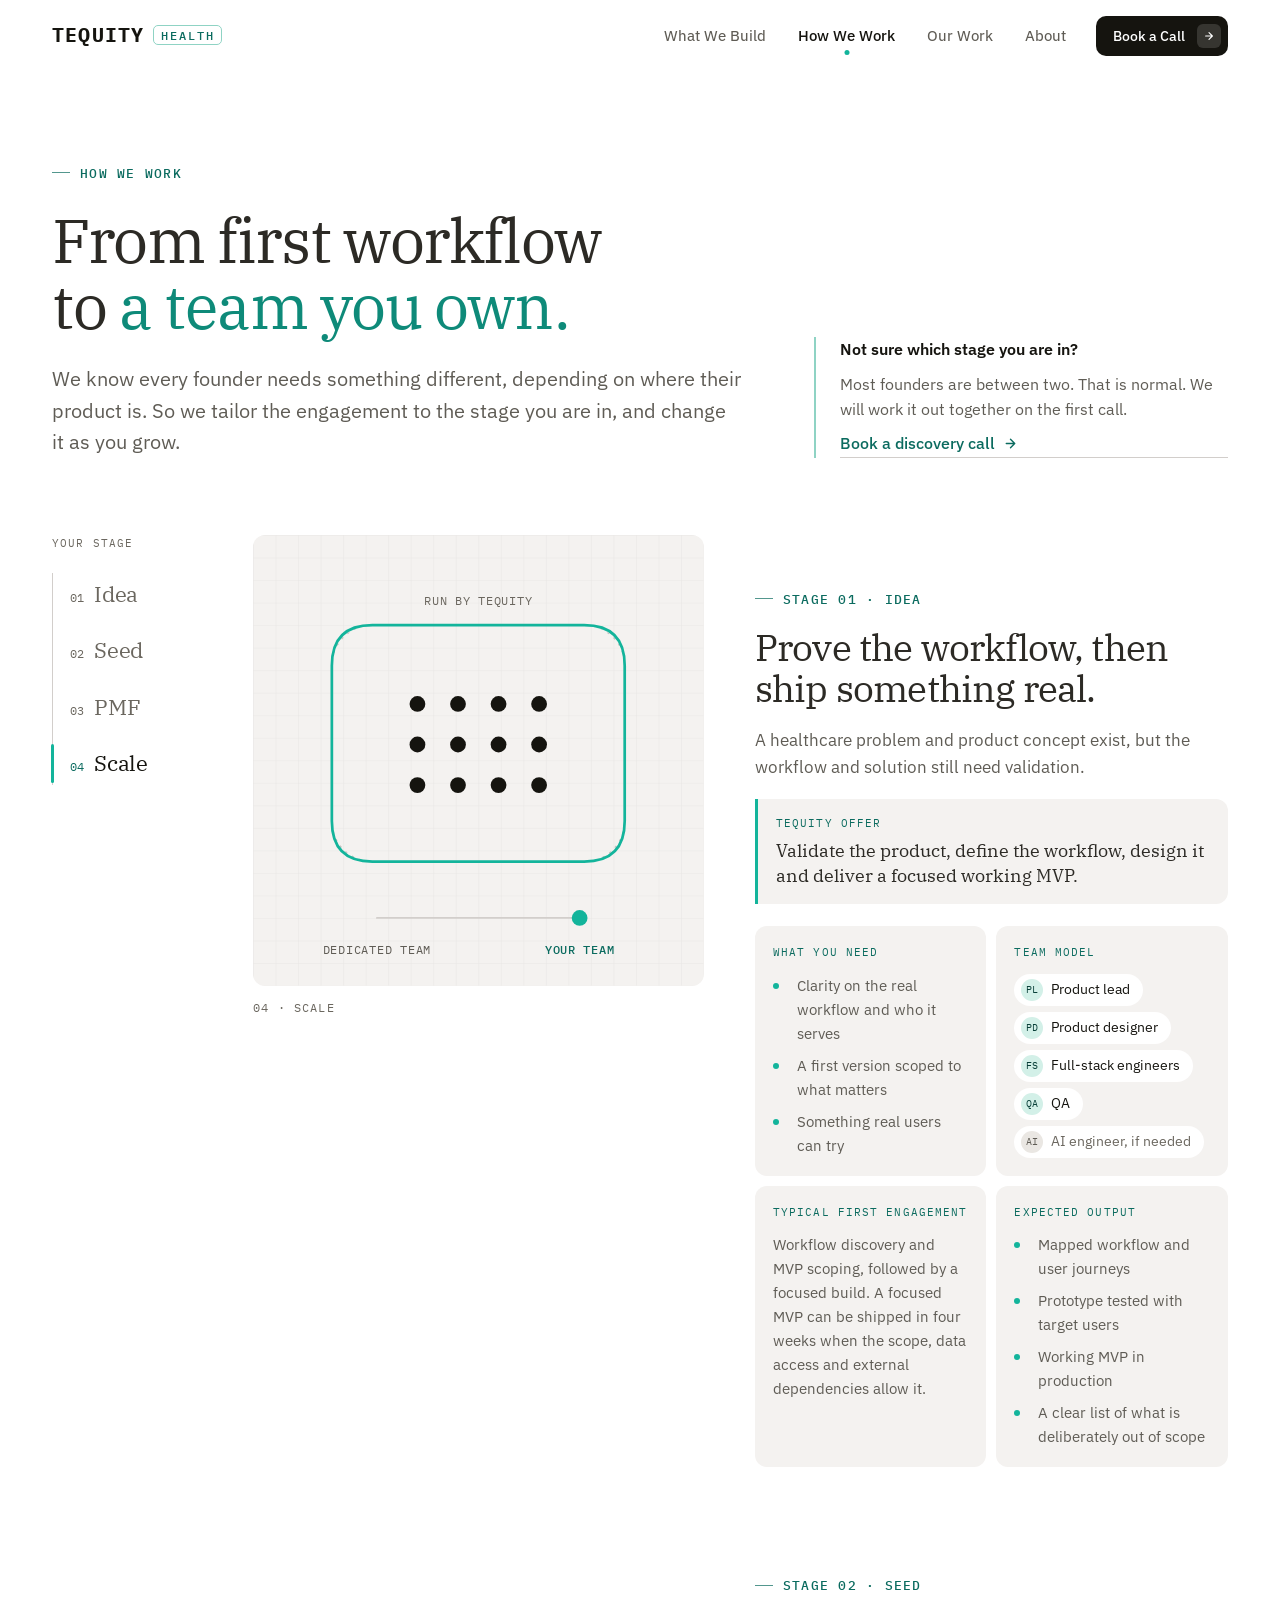
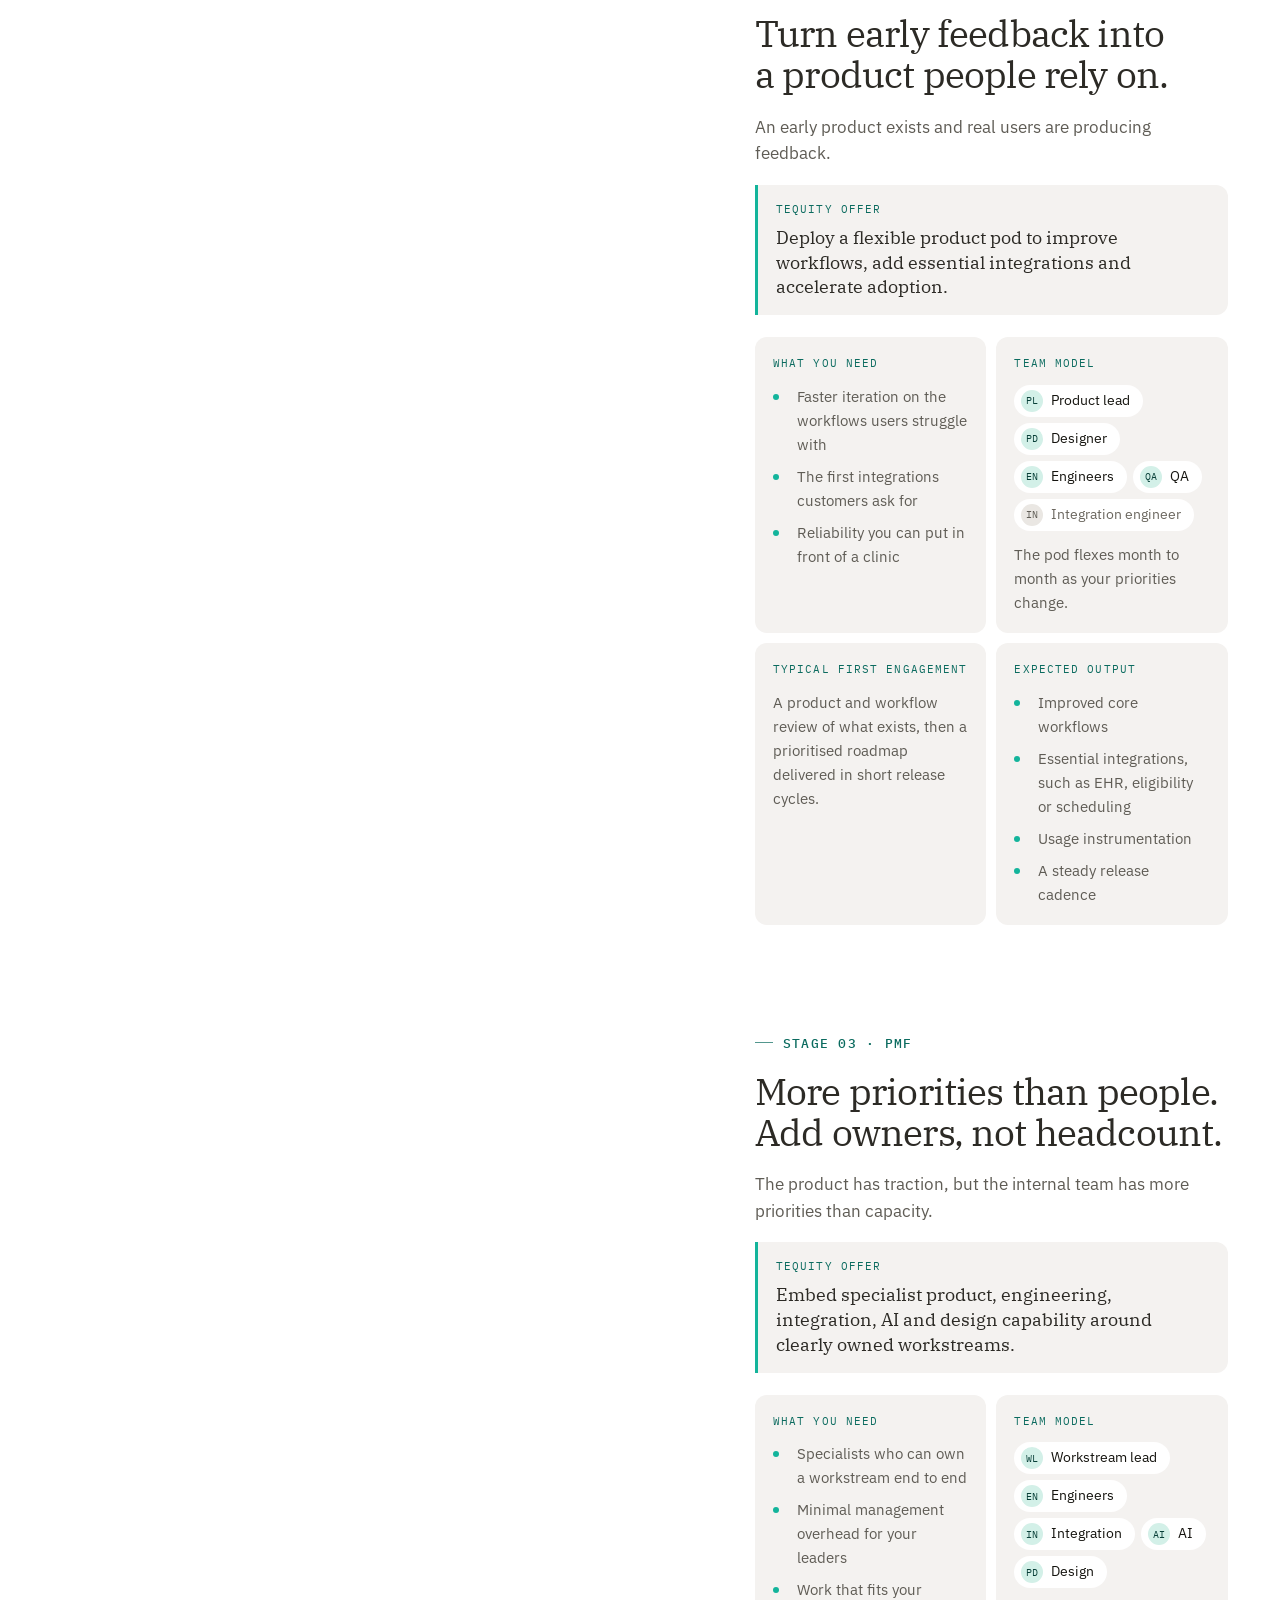
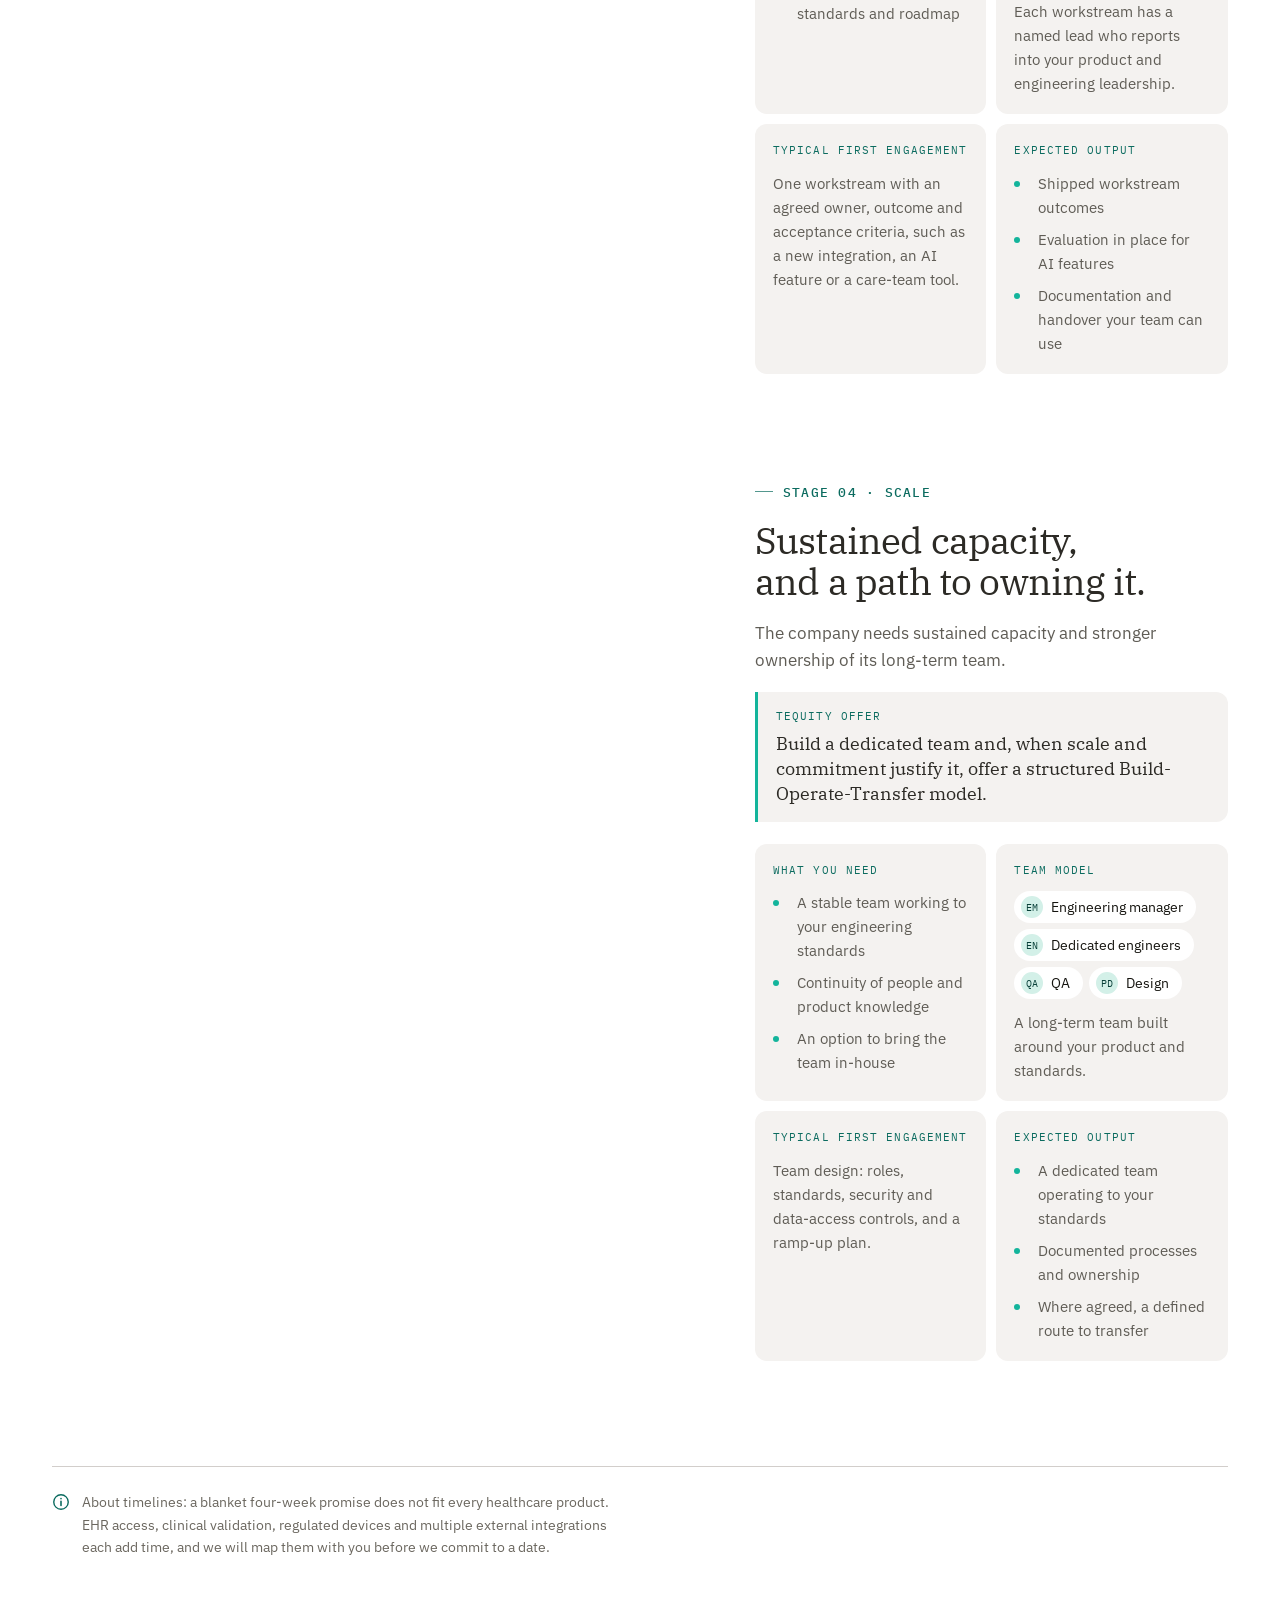
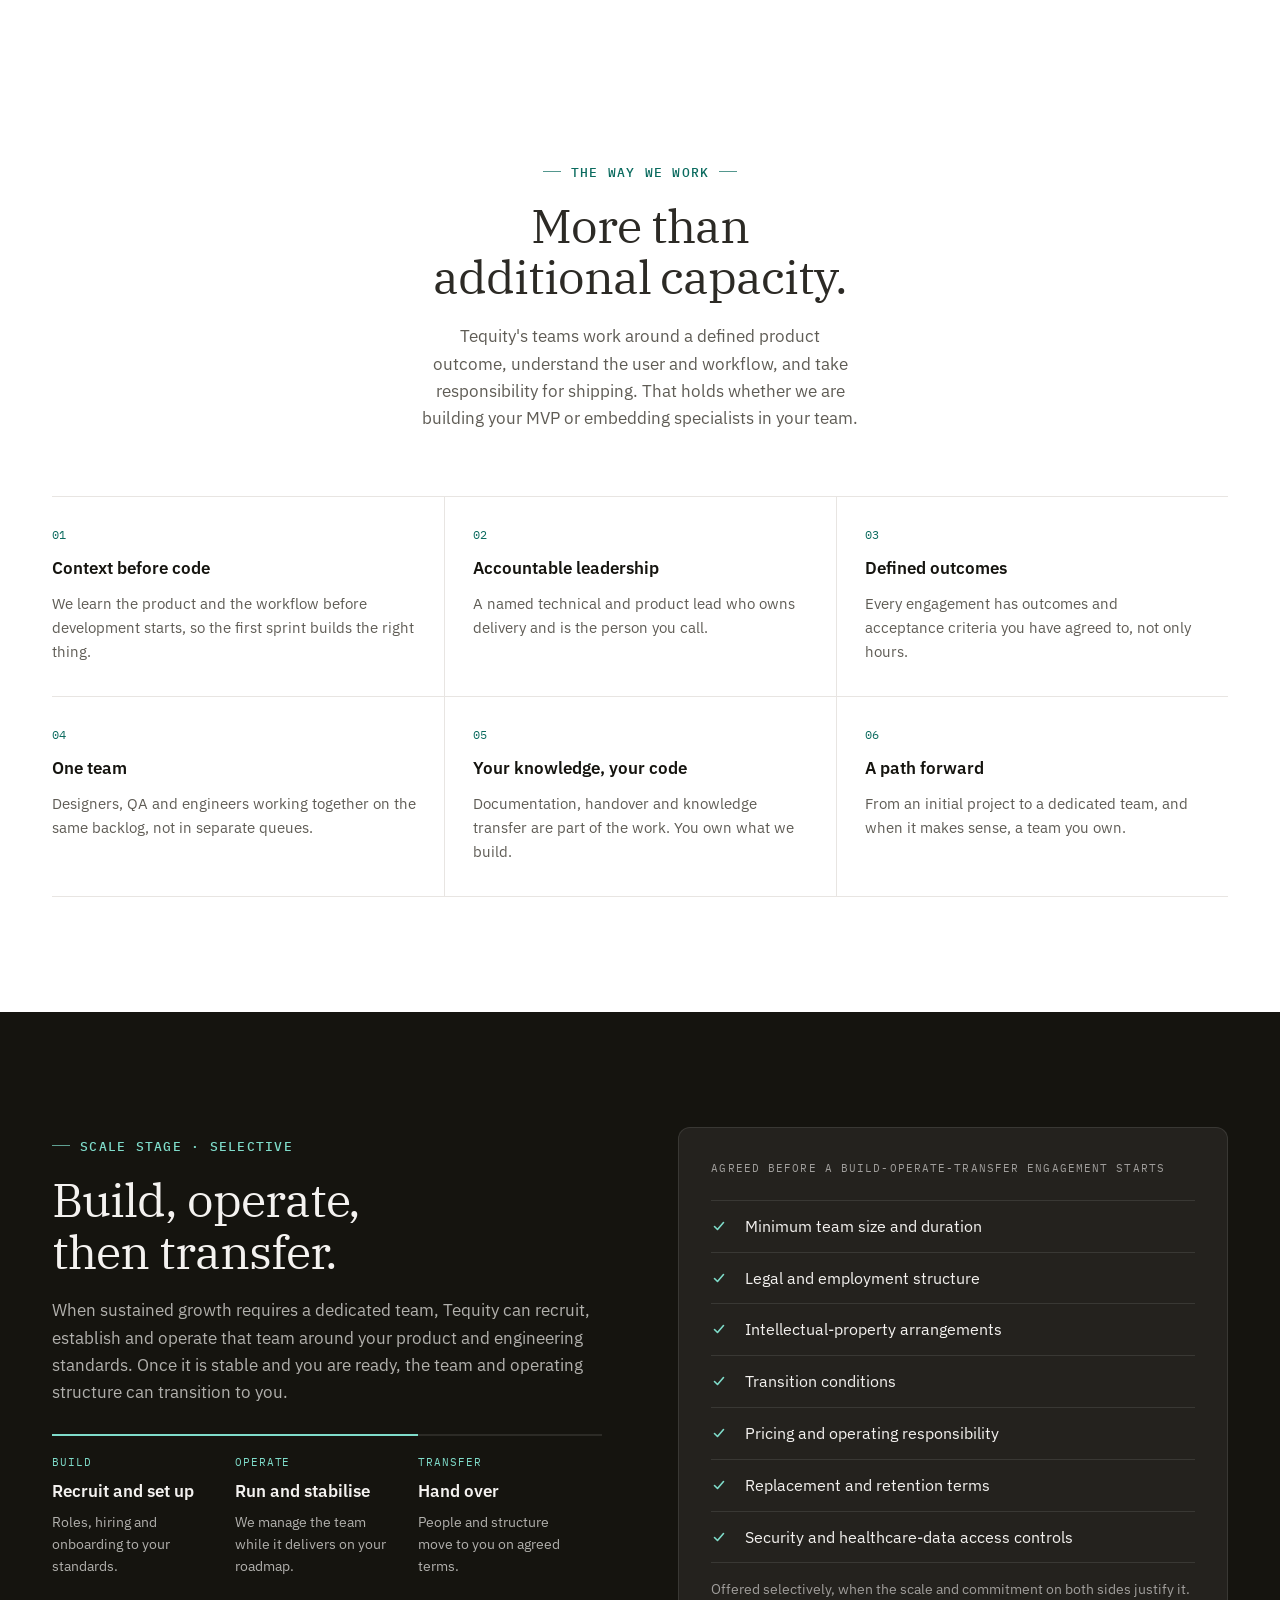
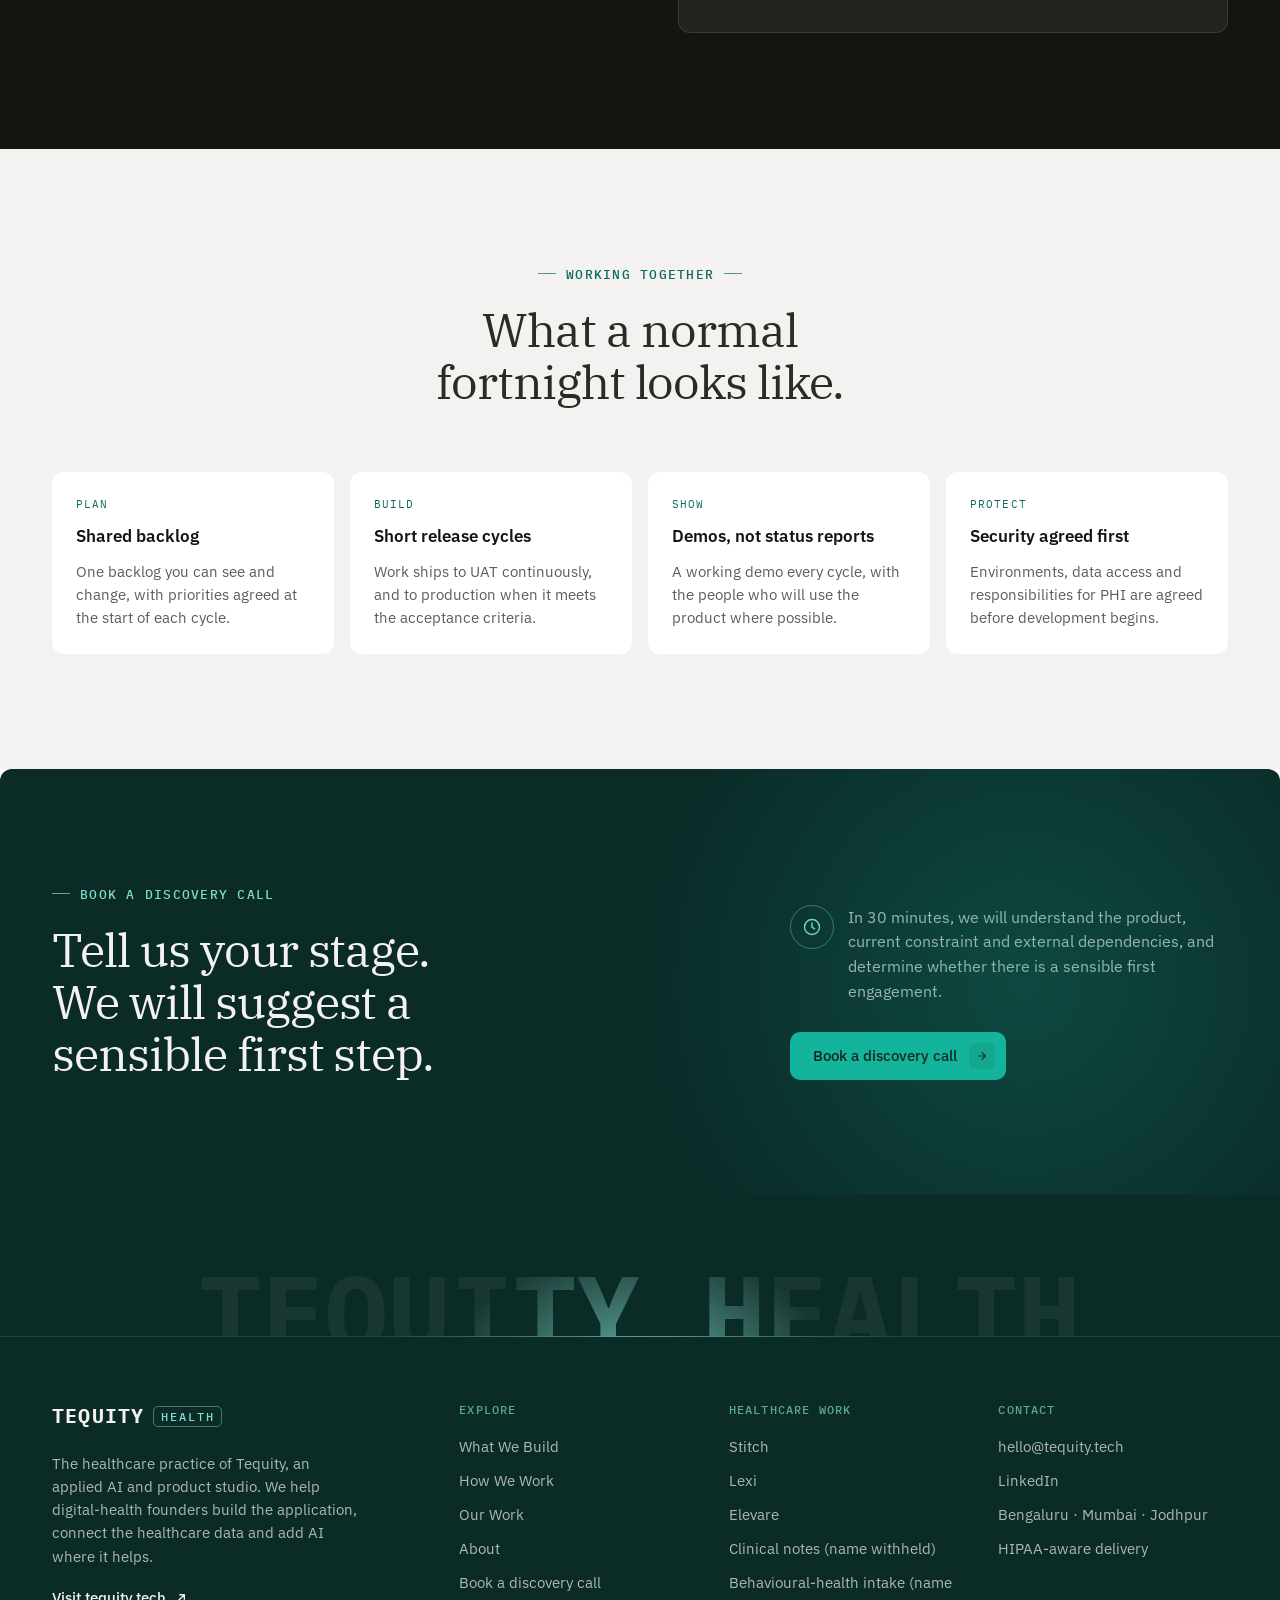
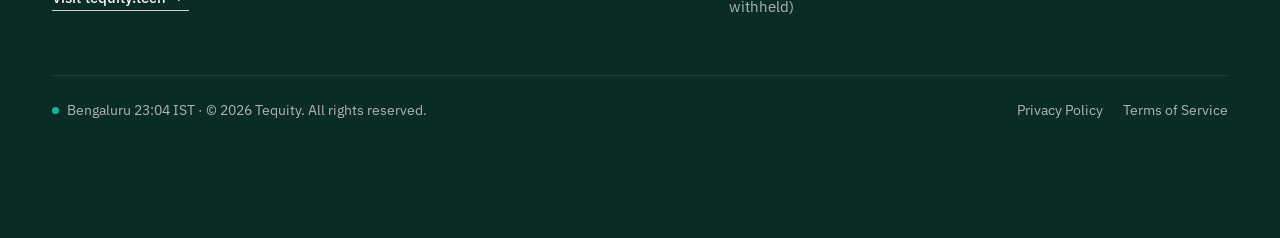
<file: how-we-work.html>
<!doctype html>
<html lang="en">
<head>
  <meta charset="utf-8">
  <meta name="viewport" content="width=device-width, initial-scale=1, viewport-fit=cover">
  <meta name="robots" content="noindex, nofollow">
  <title>How We Work | Tequity Health</title>
  <meta name="description" content="Idea, Seed, PMF, Scale: what digital-health founders need at each stage, the team we bring, the typical first engagement and what you can expect at the end of it.">
  <meta name="theme-color" content="#FFFFFF">
  <meta property="og:title" content="How We Work | Tequity Health">
  <meta property="og:description" content="From a focused first build to a dedicated team you can eventually own.">
  <link rel="icon" href="favicon.svg" type="image/svg+xml">
  <link rel="preconnect" href="https://fonts.googleapis.com">
  <link rel="preconnect" href="https://fonts.gstatic.com" crossorigin>
  <link rel="stylesheet" href="https://fonts.googleapis.com/css2?family=IBM+Plex+Mono:wght@400;500;600;700&family=IBM+Plex+Sans:wght@400;500;600;700&family=IBM+Plex+Serif:ital,wght@0,300;0,400;0,500;1,400&display=swap">
  <link rel="stylesheet" href="assets/css/site.css">
  <script>document.documentElement.classList.add('js');try{var h=location.hash,m=localStorage.getItem('th-motion')==='1'||/[?&]motion=1/.test(location.search)||h==='#motion';if((!sessionStorage.getItem('th-loaded')||/[?&]loader=1/.test(location.search)||h==='#loader')&&(m||!matchMedia('(prefers-reduced-motion: reduce)').matches))document.documentElement.classList.add('is-loading')}catch(e){}</script>
  <script src="assets/js/site.js" defer></script>
</head>
<body>
<!-- header:start -->
<a class="skip-link" href="#main">Skip to content</a>
<header class="site-header">
  <div class="wrap header-inner">
    <a class="brand" href="index.html" aria-label="Tequity Health home"><span class="brand-word">TEQUITY</span><span class="brand-sub">Health</span></a>
    <button class="menu-toggle" type="button" aria-expanded="false" aria-controls="site-nav" aria-label="Open menu"><span class="menu-toggle-bars"><i></i><i></i></span></button>
    <nav class="nav" id="site-nav" aria-label="Primary">
      <a href="what-we-build.html">What We Build</a>
      <a href="how-we-work.html" aria-current="page">How We Work</a>
      <a href="our-work.html">Our Work</a>
      <a href="about.html">About</a>
      <a class="btn btn--primary btn--sm" href="contact.html">Book a Call <svg viewBox="0 0 16 16" fill="none" aria-hidden="true"><path d="M3.5 8h9m0 0L8 3.5M12.5 8L8 12.5" stroke="currentColor" stroke-width="1.5" stroke-linecap="round" stroke-linejoin="round"/></svg></a>
    </nav>
  </div>
</header>
<!-- header:end -->

<main id="main">

  <section class="page-hero">
    <div class="wrap page-hero-grid">
      <div>
        <span class="eyebrow reveal">How we work</span>
        <h1 class="h1 reveal" style="--i:1">From first workflow to <span class="accent">a team you own.</span></h1>
        <p class="lede reveal" style="--i:2">We know every founder needs something different, depending on where their product is. So we tailor the engagement to the stage you are in, and change it as you grow.</p>
      </div>
      <div class="page-hero-aside reveal" style="--i:3">
        <b>Not sure which stage you are in?</b>
        <span>Most founders are between two. That is normal. We will work it out together on the first call.</span>
        <a class="link link--teal" href="contact.html">Book a discovery call <svg viewBox="0 0 16 16" fill="none" aria-hidden="true"><path d="M3.5 8h9m0 0L8 3.5M12.5 8L8 12.5" stroke="currentColor" stroke-width="1.5" stroke-linecap="round" stroke-linejoin="round"/></svg></a>
      </div>
    </div>
  </section>

  <!-- ============ STAGE EXPLORER ============ -->
  <section class="section--tight stx-sec" style="padding-top:0" id="stages" data-dock="Stages" aria-label="Stages" data-stx>
    <div class="wrap">
      <div class="stx">
        <nav class="stx-menu" aria-label="Jump to a stage">
          <span class="mono stx-menu-h">Your stage</span>
          <ol>
            <li><a href="#idea" data-stage="idea" aria-current="true"><span class="mono">01</span><b>Idea</b></a></li>
            <li><a href="#seed" data-stage="seed"><span class="mono">02</span><b>Seed</b></a></li>
            <li><a href="#pmf" data-stage="pmf"><span class="mono">03</span><b>PMF</b></a></li>
            <li><a href="#scale" data-stage="scale"><span class="mono">04</span><b>Scale</b></a></li>
          </ol>
        </nav>
        <div class="stx-art" aria-hidden="true">
          <svg viewBox="0 0 400 400" fill="none">
            <defs><pattern id="stx-grid" width="20" height="20" patternUnits="userSpaceOnUse"><path d="M20 0H0V20" class="grid"/></pattern></defs>
            <rect width="400" height="400" fill="url(#stx-grid)"/>
            <g class="stx-scn is-on" data-stage="idea"><path class="guide" d="M40 330H360M40 70H360"/><path class="ln" pathLength="1" style="--d:0" d="M70 250 C110 200 120 170 160 170 S220 240 250 230 S300 150 330 140"/><circle class="nd pop" style="--d:.5" cx="70" cy="250" r="15"/><circle class="nd pop" style="--d:.7" cx="160" cy="170" r="15"/><circle class="nd pop" style="--d:.9" cx="250" cy="230" r="15"/><circle class="nd nd-dash pop" style="--d:1.1" cx="330" cy="140" r="15"/><circle class="pop fill" style="--d:1.3" cx="70" cy="250" r="6"/><circle class="pop fill" style="--d:1.5" cx="160" cy="170" r="6"/><circle class="pop fill" style="--d:1.7" cx="250" cy="230" r="6"/><text class="lbl pop" style="--d:.6" x="70" y="285">Referral</text><text class="lbl pop" style="--d:.8" x="160" y="140">Intake</text><text class="lbl pop" style="--d:1" x="250" y="268">Care plan</text><text class="lbl pop muted" style="--d:1.2" x="330" y="110">Follow-up</text><path class="ac" pathLength="1" style="--d:1.9" d="M48 312 v10 h224 v-10"/><text class="lbl pop acc" style="--d:2.3" x="160" y="348">First version</text></g>
            <g class="stx-scn" data-stage="seed"><circle class="guide" cx="200" cy="200" r="98"/><path class="ln" pathLength="1" style="--d:0" d="M168 150 H232 Q250 150 250 168 V232 Q250 250 232 250 H168 Q150 250 150 232 V168 Q150 150 168 150 Z"/><path class="ln" pathLength="1" style="--d:0.5" d="M170 178 H222 M170 196 H210 M170 214 H230"/><g class="orbit"><circle class="pop fill-ink" style="--d:.7" cx="200" cy="102" r="7"/><circle class="pop fill-ink" style="--d:.8" cx="298" cy="200" r="7"/><circle class="pop fill-ink" style="--d:.9" cx="200" cy="298" r="7"/><circle class="pop fill-ink" style="--d:1" cx="102" cy="200" r="7"/></g><path class="ac" pathLength="1" style="--d:1.2" d="M30 200 H150"/><path class="ac" pathLength="1" style="--d:1.45" d="M346 64 L238 150"/><path class="ac" pathLength="1" style="--d:1.7" d="M346 336 L238 250"/><rect class="pop sq" style="--d:1.3" x="18" y="188" width="24" height="24" rx="6"/><rect class="pop sq" style="--d:1.55" x="334" y="52" width="24" height="24" rx="6"/><rect class="pop sq" style="--d:1.8" x="334" y="324" width="24" height="24" rx="6"/><text class="lbl pop" style="--d:1.4" x="30" y="236">EHR</text><text class="lbl pop" style="--d:1.65" x="330" y="36">Scheduling</text><text class="lbl pop" style="--d:1.9" x="330" y="374">Eligibility</text><text class="lbl pop acc" style="--d:2.1" x="200" y="276">Product pod</text></g>
            <g class="stx-scn" data-stage="pmf"><path class="guide" d="M345 78V322"/><text class="lbl pop muted" style="--d:2" x="345" y="350">Release</text><path class="track" d="M112 110H330"/><circle class="nd pop" style="--d:0.10" cx="80" cy="110" r="17"/><text class="ini pop" style="--d:0.20" x="80" y="114">WL</text><text class="lbl pop left" style="--d:0.30" x="112" y="98">Integration</text><path class="ac" pathLength="1" style="--d:0.7" d="M112 110H300"/><path class="track" d="M112 170H330"/><circle class="nd pop" style="--d:0.25" cx="80" cy="170" r="17"/><text class="ini pop" style="--d:0.35" x="80" y="174">EN</text><text class="lbl pop left" style="--d:0.45" x="112" y="158">Care-team tool</text><path class="ac" pathLength="1" style="--d:0.9" d="M112 170H250"/><path class="track" d="M112 230H330"/><circle class="nd pop" style="--d:0.40" cx="80" cy="230" r="17"/><text class="ini pop" style="--d:0.50" x="80" y="234">AI</text><text class="lbl pop left" style="--d:0.60" x="112" y="218">AI feature</text><path class="ac" pathLength="1" style="--d:1.1" d="M112 230H330"/><path class="track" d="M112 290H330"/><circle class="nd pop" style="--d:0.55" cx="80" cy="290" r="17"/><text class="ini pop" style="--d:0.65" x="80" y="294">IN</text><text class="lbl pop left" style="--d:0.75" x="112" y="278">Platform</text><path class="ac" pathLength="1" style="--d:1.3" d="M112 290H215"/><path class="ln" pathLength="1" style="--d:1.9" d="M318 224l8 8 14-16"/></g>
            <g class="stx-scn" data-stage="scale"><rect class="guide" x="70" y="80" width="260" height="210" rx="36"/><circle class="pop fill-ink" style="--d:0.30" cx="146" cy="150" r="7"/><circle class="pop fill-ink" style="--d:0.37" cx="182" cy="150" r="7"/><circle class="pop fill-ink" style="--d:0.44" cx="218" cy="150" r="7"/><circle class="pop fill-ink" style="--d:0.51" cx="254" cy="150" r="7"/><circle class="pop fill-ink" style="--d:0.58" cx="146" cy="186" r="7"/><circle class="pop fill-ink" style="--d:0.65" cx="182" cy="186" r="7"/><circle class="pop fill-ink" style="--d:0.72" cx="218" cy="186" r="7"/><circle class="pop fill-ink" style="--d:0.79" cx="254" cy="186" r="7"/><circle class="pop fill-ink" style="--d:0.86" cx="146" cy="222" r="7"/><circle class="pop fill-ink" style="--d:0.93" cx="182" cy="222" r="7"/><circle class="pop fill-ink" style="--d:1.00" cx="218" cy="222" r="7"/><circle class="pop fill-ink" style="--d:1.07" cx="254" cy="222" r="7"/><path class="ac" pathLength="1" style="--d:1.4" d="M106 80 H294 Q330 80 330 116 V254 Q330 290 294 290 H106 Q70 290 70 254 V116 Q70 80 106 80 Z"/><text class="lbl pop muted" style="--d:.2" x="200" y="62">Run by Tequity</text><path class="track" d="M110 340H290"/><circle class="pop fill hand" style="--d:1.4" cx="110" cy="340" r="7"/><text class="lbl pop" style="--d:.5" x="110" y="372">Dedicated team</text><text class="lbl pop acc" style="--d:2.4" x="290" y="372">Your team</text></g>
          </svg>
          <span class="stx-cap mono"><span data-stx-n>01</span> &middot; <span data-stx-t>Idea</span></span>
        </div>
        <div class="stx-steps">
        <article class="stx-step" id="idea" data-stage="idea" aria-labelledby="idea-h">
          <span class="eyebrow">Stage 01 &middot; Idea</span>
          <h2 class="h2" id="idea-h">Prove the workflow, then ship something real.</h2>
          <p class="stx-sit">A healthcare problem and product concept exist, but the workflow and solution still need validation.</p>
          <div class="stx-offer"><span class="mono">Tequity offer</span><p>Validate the product, define the workflow, design it and deliver a focused working MVP.</p></div>
          <div class="stx-cells">
            <div class="sp-cell"><span class="mono">What you need</span><ul><li>Clarity on the real workflow and who it serves</li><li>A first version scoped to what matters</li><li>Something real users can try</li></ul></div>
            <div class="sp-cell"><span class="mono">Team model</span><div class="roles" data-verify="Idea-stage team shape: confirm standard roles with delivery."><span class="role"><i>PL</i>Product lead</span><span class="role"><i>PD</i>Product designer</span><span class="role"><i>FS</i>Full-stack engineers</span><span class="role"><i>QA</i>QA</span><span class="role opt"><i>AI</i>AI engineer, if needed</span></div></div>
            <div class="sp-cell"><span class="mono">Typical first engagement</span><p>Workflow discovery and MVP scoping, followed by a focused build. A focused MVP can be shipped in four weeks when the scope, data access and external dependencies allow it.</p></div>
            <div class="sp-cell"><span class="mono">Expected output</span><ul><li>Mapped workflow and user journeys</li><li>Prototype tested with target users</li><li>Working MVP in production</li><li>A clear list of what is deliberately out of scope</li></ul></div>
          </div>
        </article>
        <article class="stx-step" id="seed" data-stage="seed" aria-labelledby="seed-h">
          <span class="eyebrow">Stage 02 &middot; Seed</span>
          <h2 class="h2" id="seed-h">Turn early feedback into a product people rely on.</h2>
          <p class="stx-sit">An early product exists and real users are producing feedback.</p>
          <div class="stx-offer"><span class="mono">Tequity offer</span><p>Deploy a flexible product pod to improve workflows, add essential integrations and accelerate adoption.</p></div>
          <div class="stx-cells">
            <div class="sp-cell"><span class="mono">What you need</span><ul><li>Faster iteration on the workflows users struggle with</li><li>The first integrations customers ask for</li><li>Reliability you can put in front of a clinic</li></ul></div>
            <div class="sp-cell"><span class="mono">Team model</span><div class="roles"><span class="role"><i>PL</i>Product lead</span><span class="role"><i>PD</i>Designer</span><span class="role"><i>EN</i>Engineers</span><span class="role"><i>QA</i>QA</span><span class="role opt"><i>IN</i>Integration engineer</span></div><p>The pod flexes month to month as your priorities change.</p></div>
            <div class="sp-cell"><span class="mono">Typical first engagement</span><p>A product and workflow review of what exists, then a prioritised roadmap delivered in short release cycles.</p></div>
            <div class="sp-cell"><span class="mono">Expected output</span><ul><li>Improved core workflows</li><li>Essential integrations, such as EHR, eligibility or scheduling</li><li>Usage instrumentation</li><li>A steady release cadence</li></ul></div>
          </div>
        </article>
        <article class="stx-step" id="pmf" data-stage="pmf" aria-labelledby="pmf-h">
          <span class="eyebrow">Stage 03 &middot; PMF</span>
          <h2 class="h2" id="pmf-h">More priorities than people. Add owners, not headcount.</h2>
          <p class="stx-sit">The product has traction, but the internal team has more priorities than capacity.</p>
          <div class="stx-offer"><span class="mono">Tequity offer</span><p>Embed specialist product, engineering, integration, AI and design capability around clearly owned workstreams.</p></div>
          <div class="stx-cells">
            <div class="sp-cell"><span class="mono">What you need</span><ul><li>Specialists who can own a workstream end to end</li><li>Minimal management overhead for your leaders</li><li>Work that fits your standards and roadmap</li></ul></div>
            <div class="sp-cell"><span class="mono">Team model</span><div class="roles"><span class="role"><i>WL</i>Workstream lead</span><span class="role"><i>EN</i>Engineers</span><span class="role"><i>IN</i>Integration</span><span class="role"><i>AI</i>AI</span><span class="role"><i>PD</i>Design</span></div><p>Each workstream has a named lead who reports into your product and engineering leadership.</p></div>
            <div class="sp-cell"><span class="mono">Typical first engagement</span><p>One workstream with an agreed owner, outcome and acceptance criteria, such as a new integration, an AI feature or a care-team tool.</p></div>
            <div class="sp-cell"><span class="mono">Expected output</span><ul><li>Shipped workstream outcomes</li><li>Evaluation in place for AI features</li><li>Documentation and handover your team can use</li></ul></div>
          </div>
        </article>
        <article class="stx-step" id="scale" data-stage="scale" aria-labelledby="scale-h">
          <span class="eyebrow">Stage 04 &middot; Scale</span>
          <h2 class="h2" id="scale-h">Sustained capacity, and a path to owning it.</h2>
          <p class="stx-sit">The company needs sustained capacity and stronger ownership of its long-term team.</p>
          <div class="stx-offer"><span class="mono">Tequity offer</span><p>Build a dedicated team and, when scale and commitment justify it, offer a structured Build-Operate-Transfer model.</p></div>
          <div class="stx-cells">
            <div class="sp-cell"><span class="mono">What you need</span><ul><li>A stable team working to your engineering standards</li><li>Continuity of people and product knowledge</li><li>An option to bring the team in-house</li></ul></div>
            <div class="sp-cell"><span class="mono">Team model</span><div class="roles"><span class="role"><i>EM</i>Engineering manager</span><span class="role"><i>EN</i>Dedicated engineers</span><span class="role"><i>QA</i>QA</span><span class="role"><i>PD</i>Design</span></div><p>A long-term team built around your product and standards.</p></div>
            <div class="sp-cell"><span class="mono">Typical first engagement</span><p>Team design: roles, standards, security and data-access controls, and a ramp-up plan.</p></div>
            <div class="sp-cell"><span class="mono">Expected output</span><ul><li>A dedicated team operating to your standards</li><li>Documented processes and ownership</li><li>Where agreed, a defined route to transfer</li></ul></div>
          </div>
        </article>
        </div>
      </div>
      <div class="stage-foot">
        <p class="qualifier"><svg viewBox="0 0 18 18" fill="none" aria-hidden="true"><circle cx="9" cy="9" r="7.25" stroke="currentColor" stroke-width="1.4"/><path d="M9 8.2v4.3M9 5.6v.1" stroke="currentColor" stroke-width="1.6" stroke-linecap="round"/></svg><span>About timelines: a blanket four-week promise does not fit every healthcare product. EHR access, clinical validation, regulated devices and multiple external integrations each add time, and we will map them with you before we commit to a date.</span></p>
      </div>
    </div>
  </section>

  <!-- ============ NOT STAFF AUG ============ -->
  <section class="section" id="approach" data-dock="Approach" aria-labelledby="diff-title">
    <div class="wrap">
      <div class="section-head section-head--split">
        <div style="display:grid;gap:18px">
          <span class="eyebrow reveal">The way we work</span>
          <h2 class="h2 reveal" style="--i:1" id="diff-title">More than additional capacity.</h2>
        </div>
        <p class="body reveal" style="--i:2">Tequity's teams work around a defined product outcome, understand the user and workflow, and take responsibility for shipping. That holds whether we are building your MVP or embedding specialists in your team.</p>
      </div>
      <div class="diff-grid">
        <div class="diff reveal"><span class="mono">01</span><b>Context before code</b><p>We learn the product and the workflow before development starts, so the first sprint builds the right thing.</p></div>
        <div class="diff reveal" style="--i:1"><span class="mono">02</span><b>Accountable leadership</b><p>A named technical and product lead who owns delivery and is the person you call.</p></div>
        <div class="diff reveal" style="--i:2"><span class="mono">03</span><b>Defined outcomes</b><p>Every engagement has outcomes and acceptance criteria you have agreed to, not only hours.</p></div>
        <div class="diff reveal"><span class="mono">04</span><b>One team</b><p>Designers, QA and engineers working together on the same backlog, not in separate queues.</p></div>
        <div class="diff reveal" style="--i:1"><span class="mono">05</span><b>Your knowledge, your code</b><p>Documentation, handover and knowledge transfer are part of the work. You own what we build.</p></div>
        <div class="diff reveal" style="--i:2"><span class="mono">06</span><b>A path forward</b><p>From an initial project to a dedicated team, and when it makes sense, a team you own.</p></div>
      </div>
    </div>
  </section>

  <!-- ============ BOT ============ -->
  <section class="section section--dark" aria-labelledby="bot-title" id="build-operate-transfer" data-dock="Transfer">
    <div class="wrap bot" data-verify="Build-Operate-Transfer: publish only once minimum team size and duration, legal and employment structure, IP, transition conditions, pricing, replacement and retention terms, and security controls are defined.">
      <div>
        <span class="eyebrow reveal">Scale stage &middot; Selective</span>
        <h2 class="h2 reveal" style="--i:1;margin-top:18px" id="bot-title">Build, operate, then transfer.</h2>
        <p class="body reveal" style="--i:2;margin-top:20px">When sustained growth requires a dedicated team, Tequity can recruit, establish and operate that team around your product and engineering standards. Once it is stable and you are ready, the team and operating structure can transition to you.</p>
        <div class="bot-phases reveal" style="--i:3">
          <div class="bot-phase on"><span class="mono">Build</span><b>Recruit and set up</b><p>Roles, hiring and onboarding to your standards.</p></div>
          <div class="bot-phase on"><span class="mono">Operate</span><b>Run and stabilise</b><p>We manage the team while it delivers on your roadmap.</p></div>
          <div class="bot-phase"><span class="mono">Transfer</span><b>Hand over</b><p>People and structure move to you on agreed terms.</p></div>
        </div>
      </div>
      <div class="bot-terms reveal" style="--i:2">
        <span class="mono">Agreed before a Build-Operate-Transfer engagement starts</span>
        <ul class="checklist">
          <li><svg viewBox="0 0 16 16" fill="none" aria-hidden="true"><path d="M3.5 8.5l3 3 6-7" stroke="currentColor" stroke-width="1.6" stroke-linecap="round" stroke-linejoin="round"/></svg><span>Minimum team size and duration</span></li>
          <li><svg viewBox="0 0 16 16" fill="none" aria-hidden="true"><path d="M3.5 8.5l3 3 6-7" stroke="currentColor" stroke-width="1.6" stroke-linecap="round" stroke-linejoin="round"/></svg><span>Legal and employment structure</span></li>
          <li><svg viewBox="0 0 16 16" fill="none" aria-hidden="true"><path d="M3.5 8.5l3 3 6-7" stroke="currentColor" stroke-width="1.6" stroke-linecap="round" stroke-linejoin="round"/></svg><span>Intellectual-property arrangements</span></li>
          <li><svg viewBox="0 0 16 16" fill="none" aria-hidden="true"><path d="M3.5 8.5l3 3 6-7" stroke="currentColor" stroke-width="1.6" stroke-linecap="round" stroke-linejoin="round"/></svg><span>Transition conditions</span></li>
          <li><svg viewBox="0 0 16 16" fill="none" aria-hidden="true"><path d="M3.5 8.5l3 3 6-7" stroke="currentColor" stroke-width="1.6" stroke-linecap="round" stroke-linejoin="round"/></svg><span>Pricing and operating responsibility</span></li>
          <li><svg viewBox="0 0 16 16" fill="none" aria-hidden="true"><path d="M3.5 8.5l3 3 6-7" stroke="currentColor" stroke-width="1.6" stroke-linecap="round" stroke-linejoin="round"/></svg><span>Replacement and retention terms</span></li>
          <li><svg viewBox="0 0 16 16" fill="none" aria-hidden="true"><path d="M3.5 8.5l3 3 6-7" stroke="currentColor" stroke-width="1.6" stroke-linecap="round" stroke-linejoin="round"/></svg><span>Security and healthcare-data access controls</span></li>
        </ul>
        <p class="small" style="color:var(--on-dark-3)">Offered selectively, when the scale and commitment on both sides justify it.</p>
      </div>
    </div>
  </section>

  <!-- ============ RHYTHM ============ -->
  <section class="section section--alt" id="rhythm" data-dock="Rhythm" aria-labelledby="rhythm-title">
    <div class="wrap">
      <div class="section-head">
        <span class="eyebrow reveal">Working together</span>
        <h2 class="h2 reveal" style="--i:1" id="rhythm-title">What a normal fortnight looks like.</h2>
      </div>
      <div class="rhythm">
        <div class="rhythm-item reveal"><span class="mono">Plan</span><b>Shared backlog</b><p>One backlog you can see and change, with priorities agreed at the start of each cycle.</p></div>
        <div class="rhythm-item reveal" style="--i:1"><span class="mono">Build</span><b>Short release cycles</b><p>Work ships to UAT continuously, and to production when it meets the acceptance criteria.</p></div>
        <div class="rhythm-item reveal" style="--i:2"><span class="mono">Show</span><b>Demos, not status reports</b><p>A working demo every cycle, with the people who will use the product where possible.</p></div>
        <div class="rhythm-item reveal" style="--i:3"><span class="mono">Protect</span><b>Security agreed first</b><p>Environments, data access and responsibilities for PHI are agreed before development begins.</p></div>
      </div>
    </div>
  </section>

  <section class="section section--dark cta" id="talk" data-dock="Talk" aria-labelledby="cta-title">
    <div class="wrap cta-inner">
      <div style="display:grid;gap:20px">
        <span class="eyebrow reveal">Book a discovery call</span>
        <h2 class="h2 reveal" style="--i:1" id="cta-title">Tell us your stage. We will suggest a sensible first step.</h2>
      </div>
      <div class="cta-side reveal" style="--i:2">
        <div class="cta-promise">
          <span class="clock"><svg viewBox="0 0 20 20" fill="none" aria-hidden="true"><circle cx="10" cy="10" r="7.5" stroke="currentColor" stroke-width="1.4"/><path d="M10 6v4.2l2.6 1.6" stroke="currentColor" stroke-width="1.4" stroke-linecap="round" stroke-linejoin="round"/></svg></span>
          <p>In 30 minutes, we will understand the product, current constraint and external dependencies, and determine whether there is a sensible first engagement.</p>
        </div>
        <div class="btn-row">
          <a class="btn btn--light" href="contact.html">Book a discovery call <svg viewBox="0 0 16 16" fill="none" aria-hidden="true"><path d="M3.5 8h9m0 0L8 3.5M12.5 8L8 12.5" stroke="currentColor" stroke-width="1.5" stroke-linecap="round" stroke-linejoin="round"/></svg></a>
        </div>
      </div>
    </div>
  </section>

</main>

<!-- footer:start -->
<footer class="site-footer">
  <div class="wrap"><div class="f-big" aria-hidden="true" data-fbig>TEQUITY HEALTH</div></div>
  <div class="f-panel">
  <div class="wrap">
    <div class="footer-grid">
      <div class="footer-brand">
        <a class="brand" href="index.html" aria-label="Tequity Health home"><span class="brand-word">TEQUITY</span><span class="brand-sub">Health</span></a>
        <p>The healthcare practice of Tequity, an applied AI and product studio. We help digital-health founders build the application, connect the healthcare data and add AI where it helps.</p>
        <a class="link" href="https://tequity.tech" rel="noopener">Visit tequity.tech <svg viewBox="0 0 16 16" fill="none" aria-hidden="true"><path d="M5 11L11 5M11 5H6.2M11 5v4.8" stroke="currentColor" stroke-width="1.5" stroke-linecap="round" stroke-linejoin="round"/></svg></a>
      </div>
      <div class="footer-col">
        <h4>Explore</h4>
        <ul>
          <li><a href="what-we-build.html">What We Build</a></li>
          <li><a href="how-we-work.html">How We Work</a></li>
          <li><a href="our-work.html">Our Work</a></li>
          <li><a href="about.html">About</a></li>
          <li><a href="contact.html">Book a discovery call</a></li>
        </ul>
      </div>
      <div class="footer-col">
        <h4>Healthcare work</h4>
        <ul>
          <li><a href="work/stitch.html">Stitch</a></li>
          <li><a href="work/lexi.html">Lexi</a></li>
          <li><a href="work/elevare.html">Elevare</a></li>
          <li><a href="work/clinical-notes.html">Clinical notes (name withheld)</a></li>
          <li><a href="work/behavioural-health-intake.html">Behavioural-health intake (name withheld)</a></li>
        </ul>
      </div>
      <div class="footer-col">
        <h4>Contact</h4>
        <ul>
          <li><a href="mailto:hello@tequity.tech" data-verify="Contact inbox: keep hello@tequity.tech or set up a tequity.health address.">hello@tequity.tech</a></li>
          <li><a href="https://in.linkedin.com/company/tequitytech" rel="noopener">LinkedIn</a></li>
          <li>Bengaluru &middot; Mumbai &middot; Jodhpur</li>
          <li>HIPAA-aware delivery</li>
        </ul>
      </div>
    </div>
    <div class="footer-bottom">
      <span><i class="live-dot" aria-hidden="true"></i>Bengaluru <span data-clock>&nbsp;</span> &middot; &copy; <span data-year>2026</span> Tequity. All rights reserved.</span>
      <nav aria-label="Legal"><a href="https://tequity.tech/privacy-policy" rel="noopener">Privacy Policy</a><a href="https://tequity.tech/terms-of-service" rel="noopener">Terms of Service</a></nav>
    </div>
  </div>
  </div>
</footer>
<!-- footer:end -->
</body>
</html>
</file>
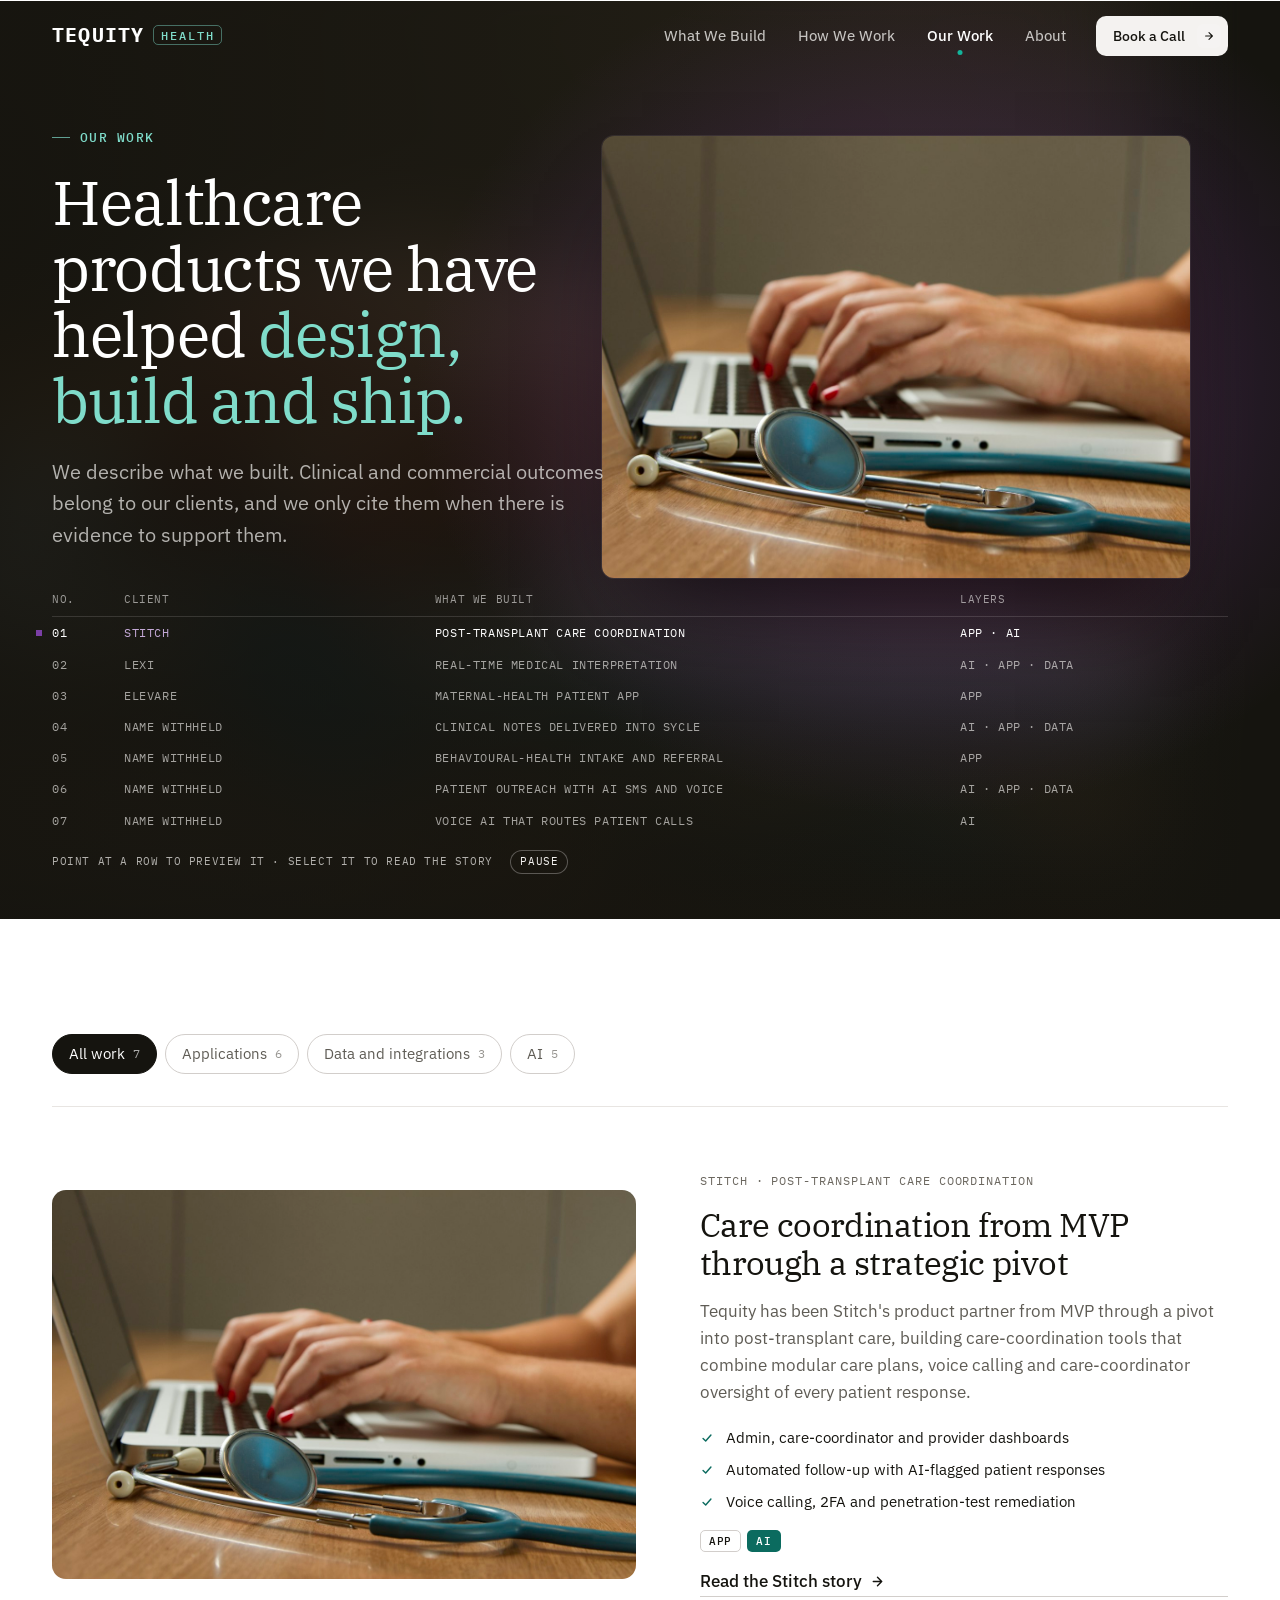
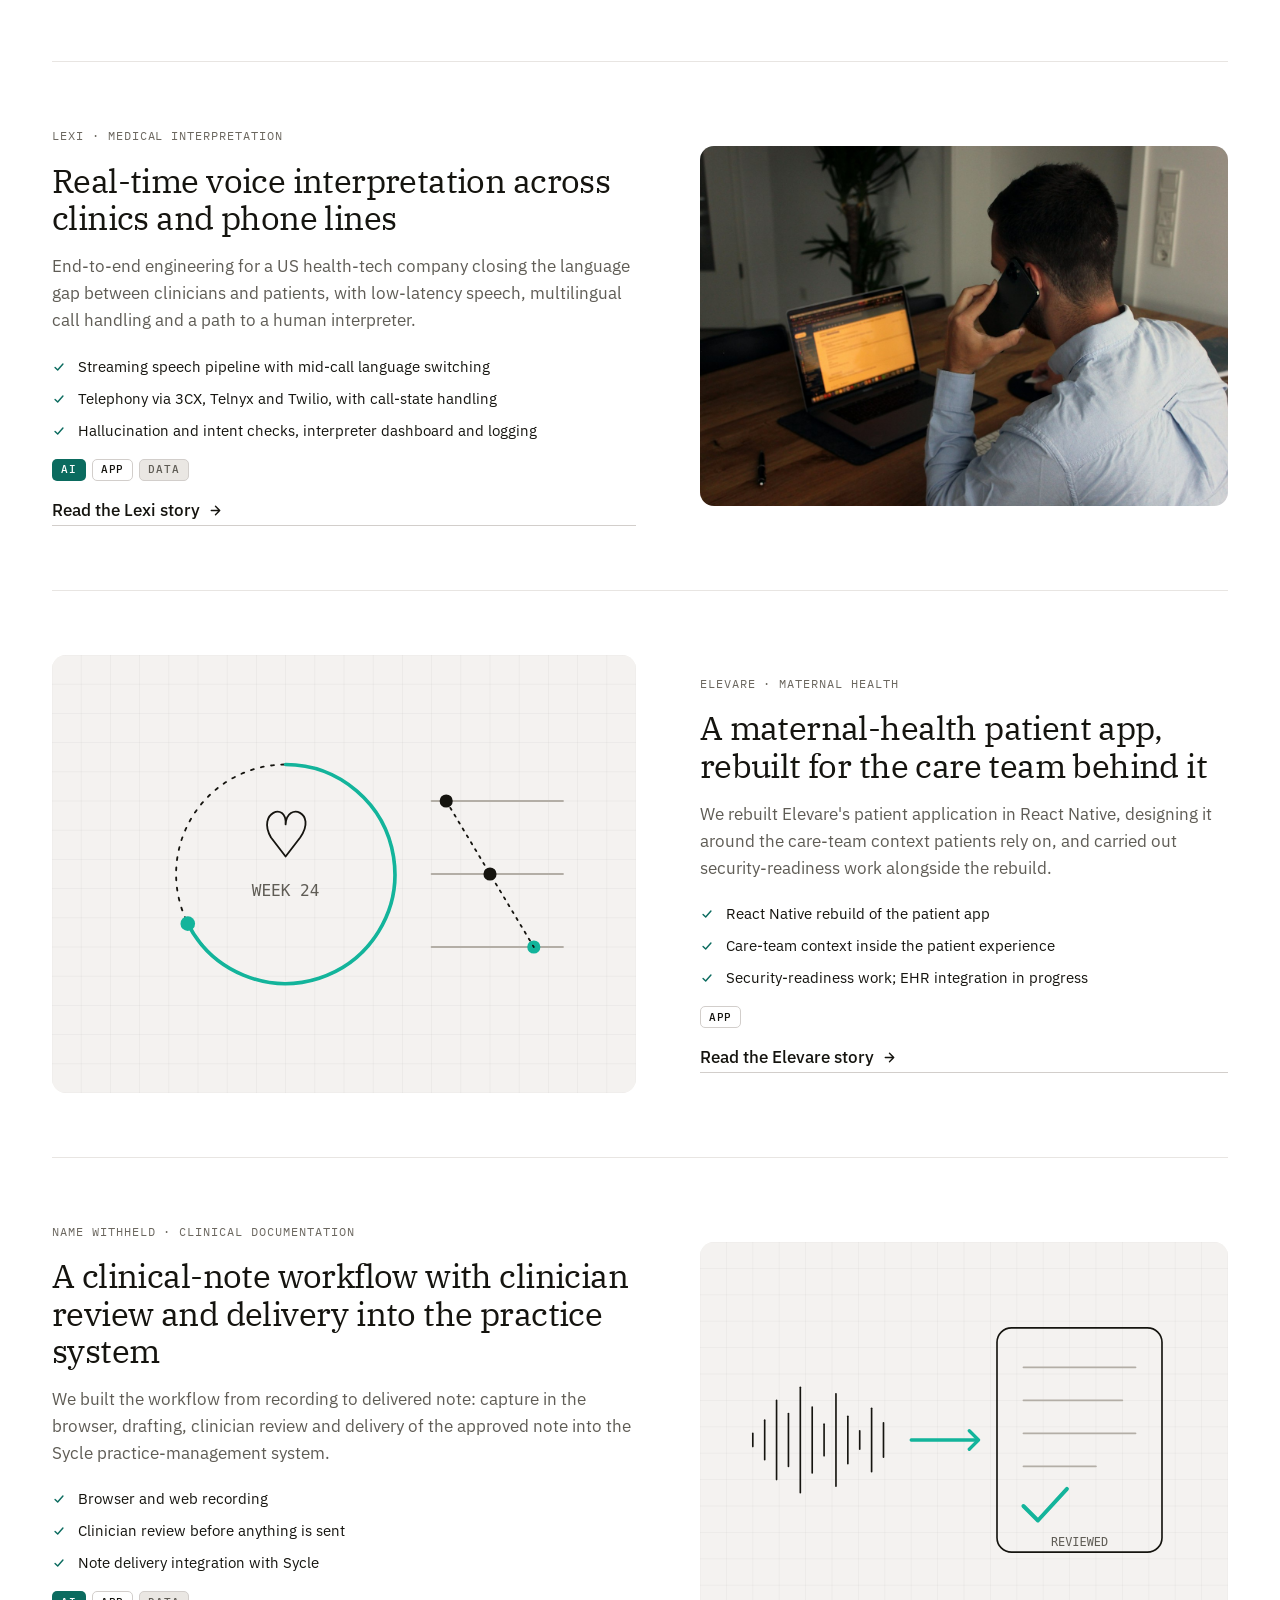
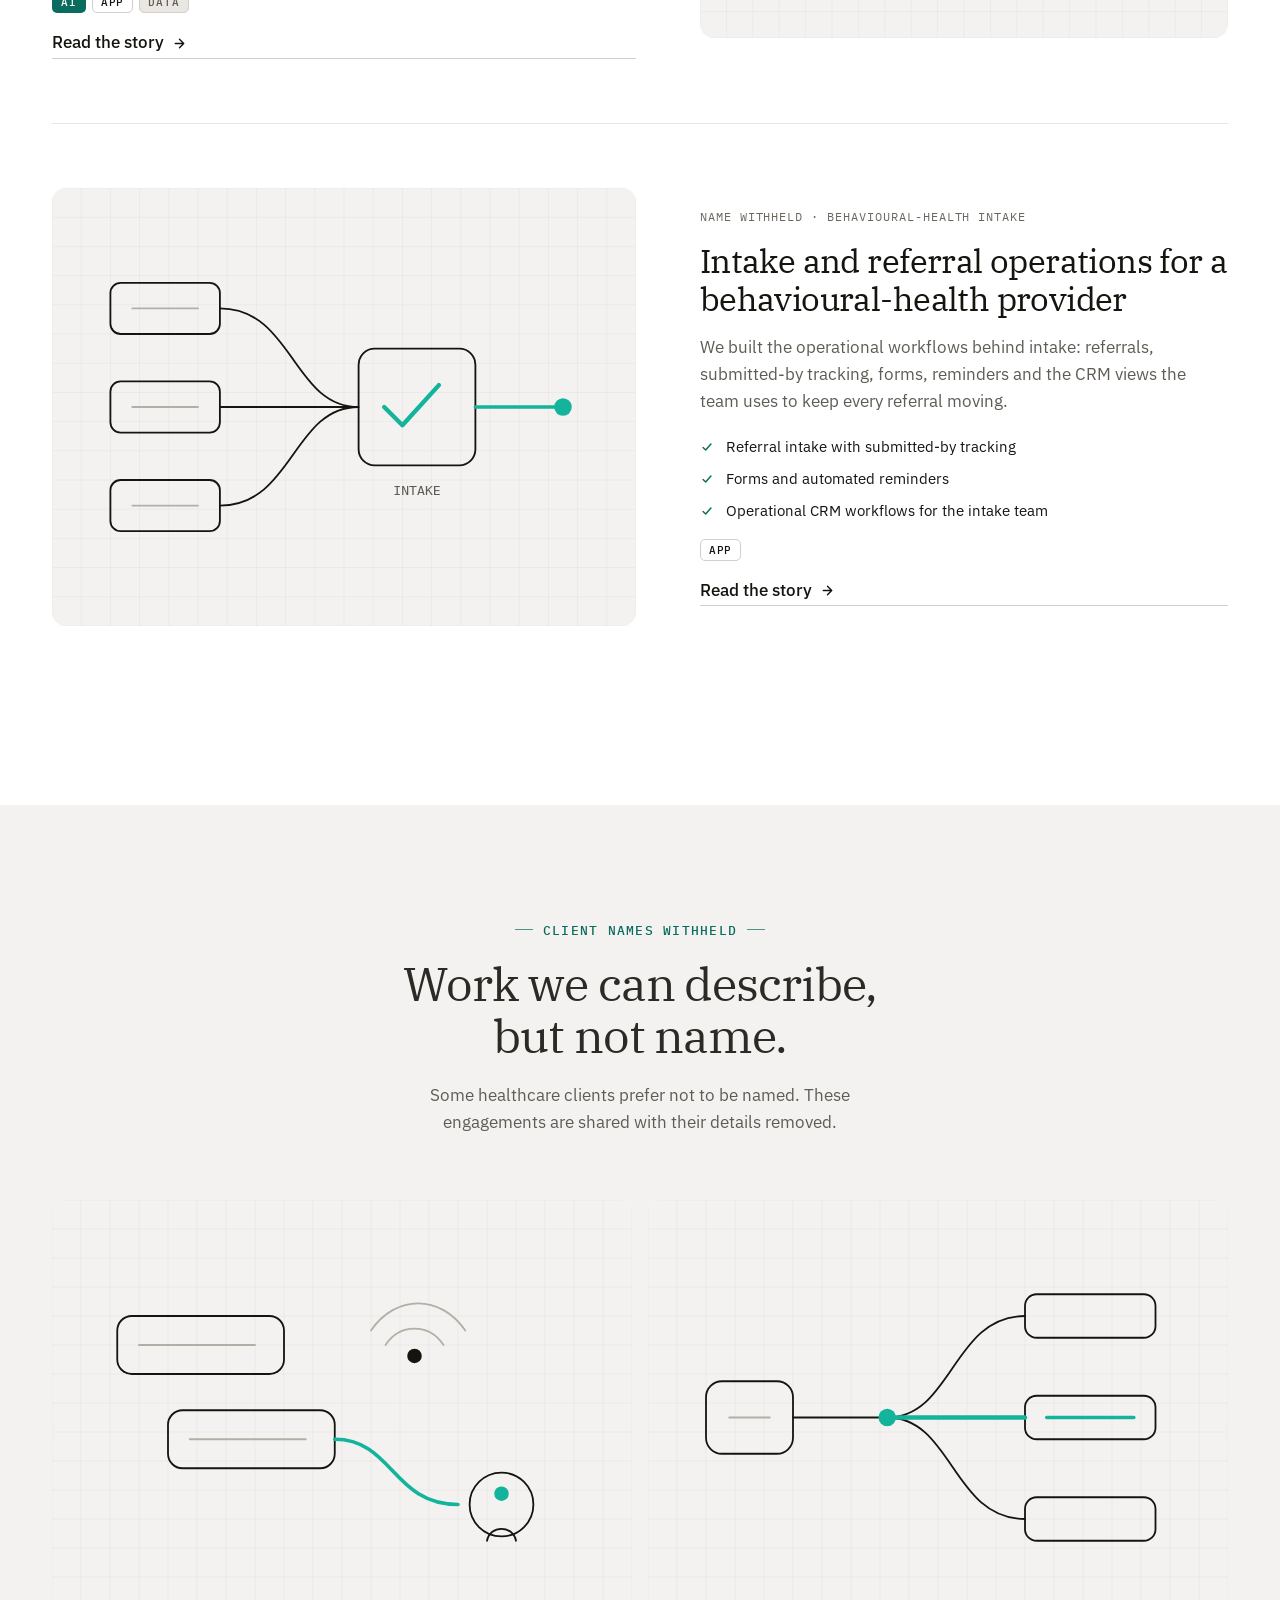
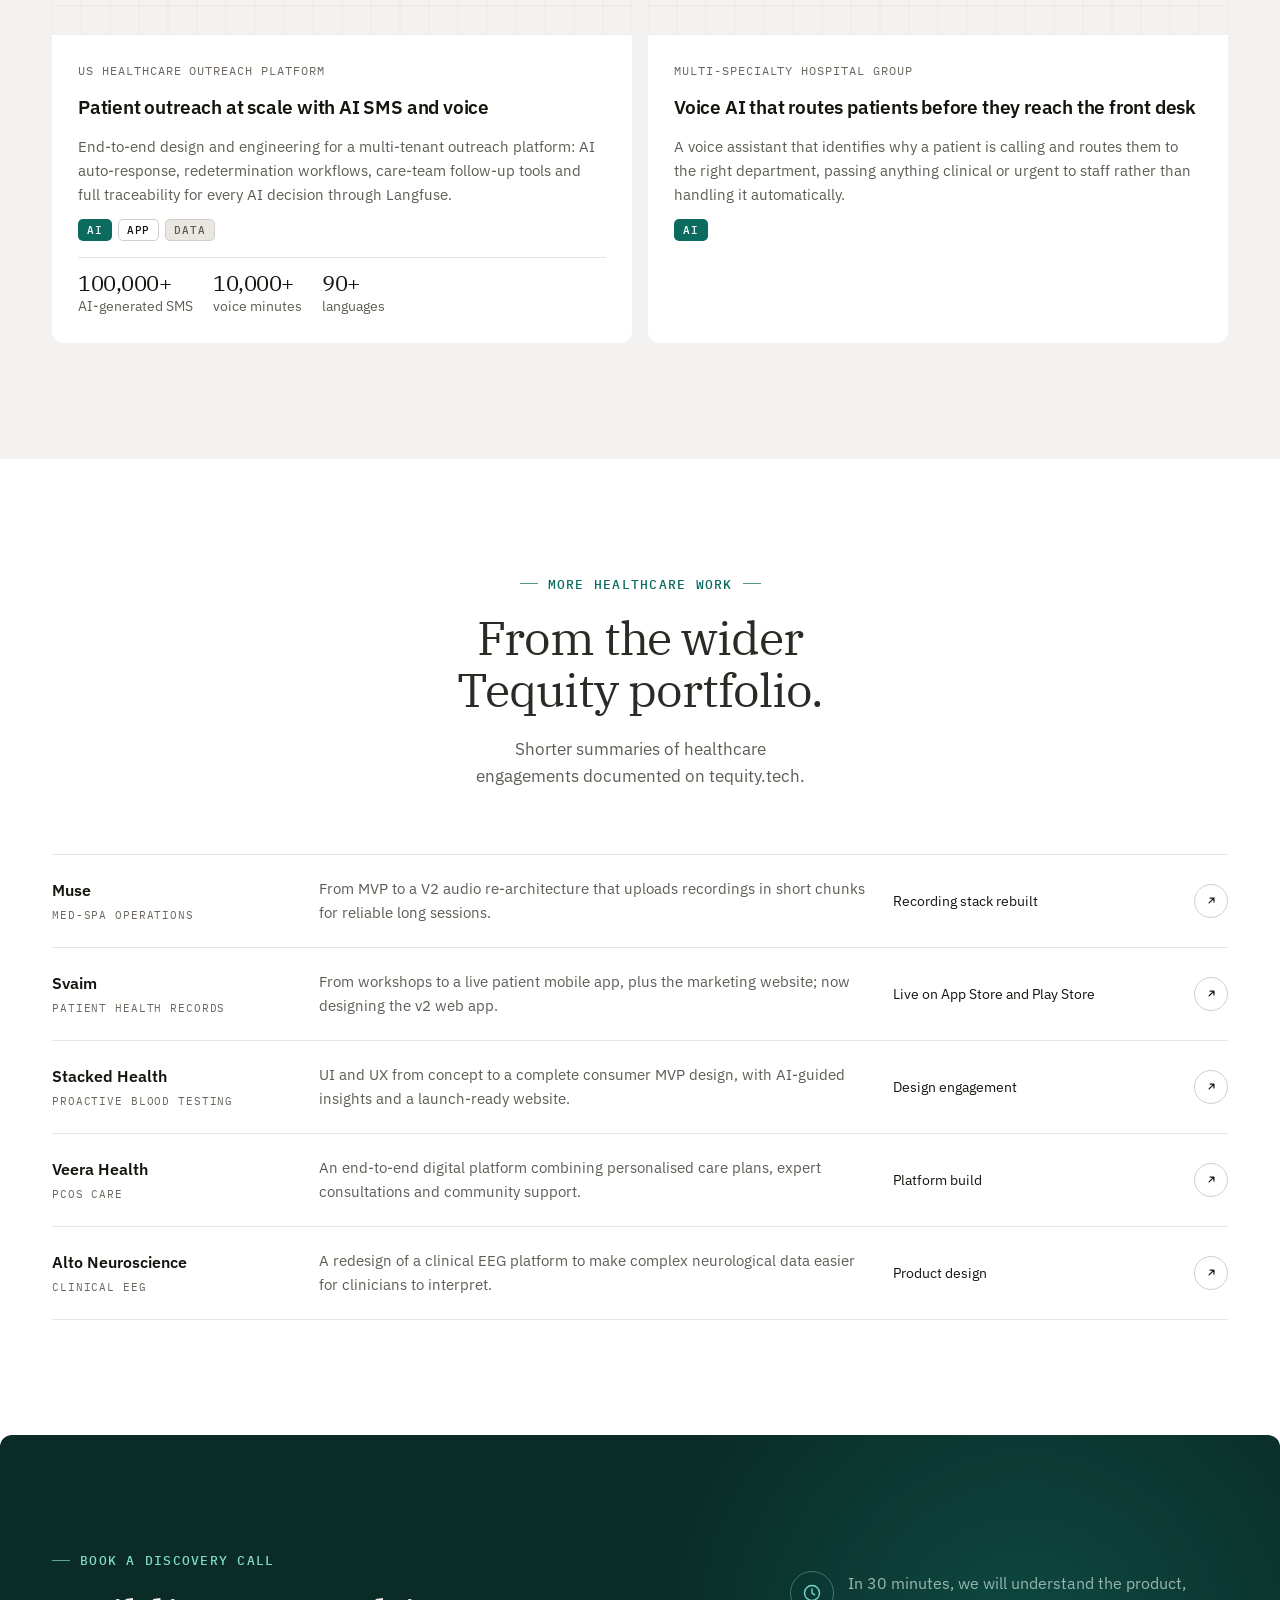
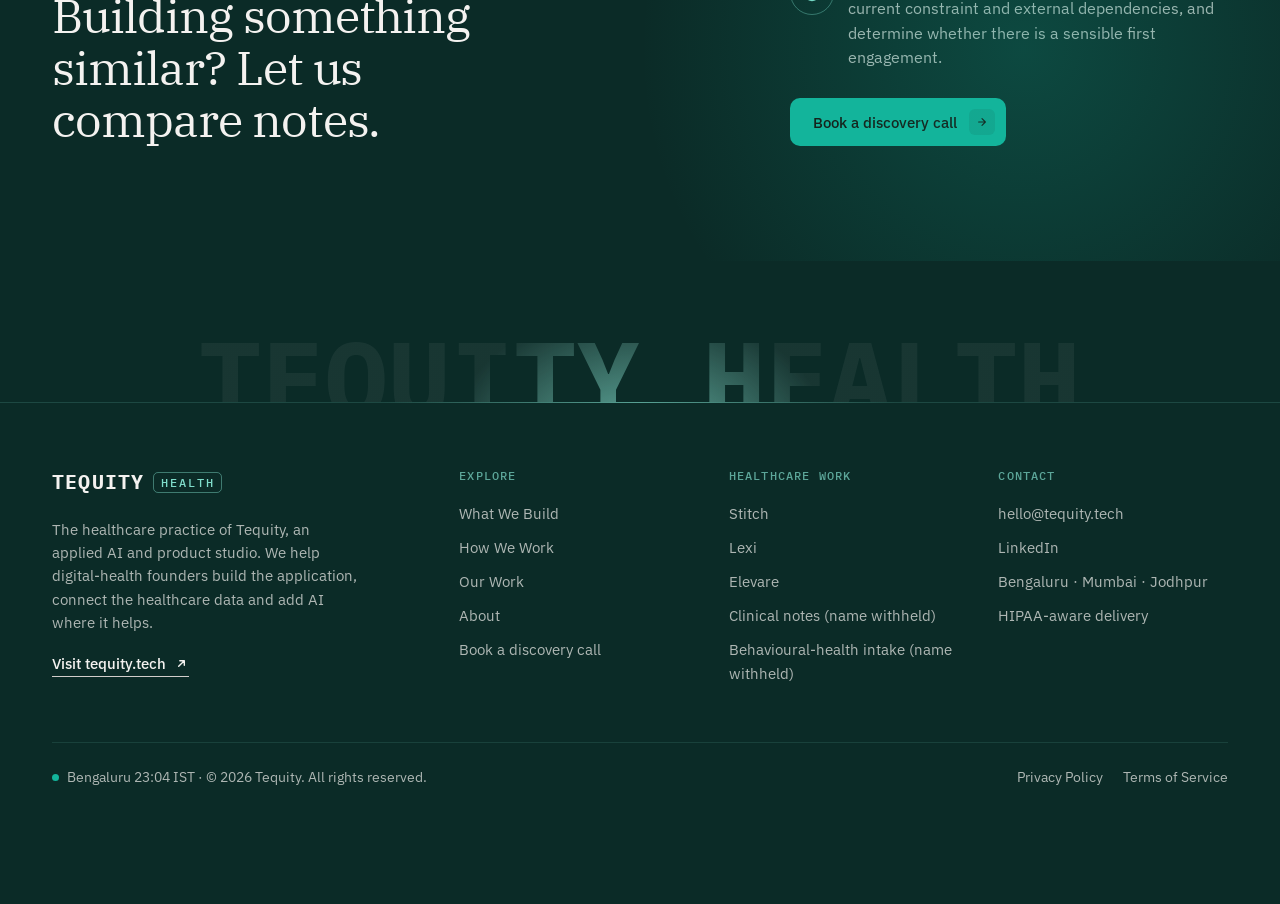
<file: our-work.html>
<!doctype html>
<html lang="en">
<head>
  <meta charset="utf-8">
  <meta name="viewport" content="width=device-width, initial-scale=1, viewport-fit=cover">
  <meta name="robots" content="noindex, nofollow">
  <title>Our Work | Tequity Health</title>
  <meta name="description" content="Healthcare products Tequity has helped design, build and ship: care coordination, medical interpretation, maternal-health apps, clinical documentation and behavioural-health intake.">
  <meta name="theme-color" content="#FFFFFF">
  <meta property="og:title" content="Our Work | Tequity Health">
  <meta property="og:description" content="Healthcare products we have helped design, build and ship, described plainly.">
  <link rel="icon" href="favicon.svg" type="image/svg+xml">
  <link rel="preconnect" href="https://fonts.googleapis.com">
  <link rel="preconnect" href="https://fonts.gstatic.com" crossorigin>
  <link rel="stylesheet" href="https://fonts.googleapis.com/css2?family=IBM+Plex+Mono:wght@400;500;600;700&family=IBM+Plex+Sans:wght@400;500;600;700&family=IBM+Plex+Serif:ital,wght@0,300;0,400;0,500;1,400&display=swap">
  <link rel="stylesheet" href="assets/css/site.css">
  <script>document.documentElement.classList.add('js');try{var h=location.hash,m=localStorage.getItem('th-motion')==='1'||/[?&]motion=1/.test(location.search)||h==='#motion';if((!sessionStorage.getItem('th-loaded')||/[?&]loader=1/.test(location.search)||h==='#loader')&&(m||!matchMedia('(prefers-reduced-motion: reduce)').matches))document.documentElement.classList.add('is-loading')}catch(e){}</script>
  <script src="assets/js/site.js" defer></script>
</head>
<body class="has-hx has-bx">
<!-- header:start -->
<a class="skip-link" href="#main">Skip to content</a>
<header class="site-header">
  <div class="wrap header-inner">
    <a class="brand" href="index.html" aria-label="Tequity Health home"><span class="brand-word">TEQUITY</span><span class="brand-sub">Health</span></a>
    <button class="menu-toggle" type="button" aria-expanded="false" aria-controls="site-nav" aria-label="Open menu"><span class="menu-toggle-bars"><i></i><i></i></span></button>
    <nav class="nav" id="site-nav" aria-label="Primary">
      <a href="what-we-build.html">What We Build</a>
      <a href="how-we-work.html">How We Work</a>
      <a href="our-work.html" aria-current="page">Our Work</a>
      <a href="about.html">About</a>
      <a class="btn btn--primary btn--sm" href="contact.html">Book a Call <svg viewBox="0 0 16 16" fill="none" aria-hidden="true"><path d="M3.5 8h9m0 0L8 3.5M12.5 8L8 12.5" stroke="currentColor" stroke-width="1.5" stroke-linecap="round" stroke-linejoin="round"/></svg></a>
    </nav>
  </div>
</header>
<!-- header:end -->

<main id="main">

  <!-- ============ WORK INDEX: hover a row and the image follows ============ -->
  <section class="bx" id="index" data-bx data-dock="Index" aria-labelledby="ow-title">
    <div class="bx-media" aria-hidden="true">
      <div class="bx-slide is-pic client-stitch" data-key="stitch"><img class="bx-amb" src="assets/img/uc-care-coordination.jpg" alt="" loading="lazy" decoding="async"><img class="bx-pic" src="assets/img/uc-care-coordination.jpg" alt="" loading="lazy" decoding="async"></div>
      <div class="bx-slide is-pic client-lexi" data-key="lexi"><img class="bx-amb" src="assets/img/uc-voice.jpg" alt="" loading="lazy" decoding="async"><img class="bx-pic" src="assets/img/uc-voice.jpg" alt="" loading="lazy" decoding="async"></div>
      <div class="bx-slide is-pic client-elevare" data-key="elevare"><img class="bx-amb" src="assets/img/uc-maternal.svg" alt="" loading="lazy" decoding="async"><img class="bx-pic" src="assets/img/uc-maternal.svg" alt="" loading="lazy" decoding="async"></div>
      <div class="bx-slide is-pic" data-key="notes"><img class="bx-amb" src="assets/img/uc-notes.svg" alt="" loading="lazy" decoding="async"><img class="bx-pic" src="assets/img/uc-notes.svg" alt="" loading="lazy" decoding="async"></div>
      <div class="bx-slide is-pic" data-key="intake"><img class="bx-amb" src="assets/img/uc-intake.svg" alt="" loading="lazy" decoding="async"><img class="bx-pic" src="assets/img/uc-intake.svg" alt="" loading="lazy" decoding="async"></div>
      <div class="bx-slide is-pic" data-key="outreach"><img class="bx-amb" src="assets/img/uc-outreach.svg" alt="" loading="lazy" decoding="async"><img class="bx-pic" src="assets/img/uc-outreach.svg" alt="" loading="lazy" decoding="async"></div>
      <div class="bx-slide is-pic" data-key="triage"><img class="bx-amb" src="assets/img/uc-triage.svg" alt="" loading="lazy" decoding="async"><img class="bx-pic" src="assets/img/uc-triage.svg" alt="" loading="lazy" decoding="async"></div>
      <div class="bx-shade"></div>
    </div>
    <div class="wrap bx-top">
      <span class="eyebrow bx-in">Our work</span>
      <h1 class="h1 bx-in" id="ow-title">Healthcare products we have helped <span class="accent">design, build and ship.</span></h1>
      <p class="lede bx-in">We describe what we built. Clinical and commercial outcomes belong to our clients, and we only cite them when there is evidence to support them.</p>
    </div>
    <div class="wrap bx-index bx-in">
      <div class="bx-head" aria-hidden="true"><span>No.</span><span>Client</span><span>What we built</span><span>Layers</span></div>
      <ol class="bx-rows">
        <li><a class="client-stitch" href="work/stitch.html" data-key="stitch"><span>01</span><span>Stitch</span><span>Post-transplant care coordination</span><span>App &middot; AI</span></a></li>
        <li><a class="client-lexi" href="work/lexi.html" data-key="lexi"><span>02</span><span>Lexi</span><span>Real-time medical interpretation</span><span>AI &middot; App &middot; Data</span></a></li>
        <li><a class="client-elevare" href="work/elevare.html" data-key="elevare"><span>03</span><span>Elevare</span><span>Maternal-health patient app</span><span>App</span></a></li>
        <li><a href="work/clinical-notes.html" data-key="notes"><span>04</span><span>Name withheld</span><span>Clinical notes delivered into Sycle</span><span>AI &middot; App &middot; Data</span></a></li>
        <li><a href="work/behavioural-health-intake.html" data-key="intake"><span>05</span><span>Name withheld</span><span>Behavioural-health intake and referral</span><span>App</span></a></li>
        <li><a href="#anonymous" data-key="outreach"><span>06</span><span>Name withheld</span><span>Patient outreach with AI SMS and voice</span><span>AI &middot; App &middot; Data</span></a></li>
        <li><a href="#anonymous" data-key="triage"><span>07</span><span>Name withheld</span><span>Voice AI that routes patient calls</span><span>AI</span></a></li>
      </ol>
      <p class="bx-hint">Point at a row to preview it &middot; select it to read the story <button class="bx-pause" type="button" data-bx-pause aria-label="Pause the preview rotation">Pause</button></p>
    </div>
  </section>


  <section class="section" id="stories" data-dock="Stories" aria-labelledby="featured-title">
    <div class="wrap">
      <h2 class="sr-only" id="featured-title">Featured healthcare stories</h2>
      <div class="filters" data-filters>
        <div class="filter-group" role="group" aria-label="Filter by layer">
          <button class="filter" type="button" data-filter="all" aria-pressed="true">All work <span class="count"></span></button>
          <button class="filter" type="button" data-filter="app" aria-pressed="false">Applications <span class="count"></span></button>
          <button class="filter" type="button" data-filter="data" aria-pressed="false">Data and integrations <span class="count"></span></button>
          <button class="filter" type="button" data-filter="ai" aria-pressed="false">AI <span class="count"></span></button>
        </div>
        <span class="filter-status" aria-live="polite"></span>
      </div>

      <div class="stories">
        <!-- STITCH -->
        <article class="story client-stitch reveal" data-layers="app ai">
          <div class="story-visual story-visual--img"><img src="assets/img/uc-care-coordination.jpg" alt="" loading="lazy" decoding="async"></div>
          <div class="story-copy">
            <div class="work-client"><span>Stitch &middot; Post-transplant care coordination</span></div>
            <h3>Care coordination from MVP through a strategic pivot</h3>
            <p>Tequity has been Stitch's product partner from MVP through a pivot into post-transplant care, building care-coordination tools that combine modular care plans, voice calling and care-coordinator oversight of every patient response.</p>
            <ul class="story-built">
              <li><svg viewBox="0 0 16 16" fill="none" aria-hidden="true"><path d="M3.5 8.5l3 3 6-7" stroke="currentColor" stroke-width="1.6" stroke-linecap="round" stroke-linejoin="round"/></svg>Admin, care-coordinator and provider dashboards</li>
              <li><svg viewBox="0 0 16 16" fill="none" aria-hidden="true"><path d="M3.5 8.5l3 3 6-7" stroke="currentColor" stroke-width="1.6" stroke-linecap="round" stroke-linejoin="round"/></svg>Automated follow-up with AI-flagged patient responses</li>
              <li><svg viewBox="0 0 16 16" fill="none" aria-hidden="true"><path d="M3.5 8.5l3 3 6-7" stroke="currentColor" stroke-width="1.6" stroke-linecap="round" stroke-linejoin="round"/></svg>Voice calling, 2FA and penetration-test remediation</li>
            </ul>
            <div class="tag-row"><span class="layer-tag layer-app">App</span><span class="layer-tag layer-ai">AI</span></div>
            <a class="link" href="work/stitch.html">Read the Stitch story <svg viewBox="0 0 16 16" fill="none" aria-hidden="true"><path d="M3.5 8h9m0 0L8 3.5M12.5 8L8 12.5" stroke="currentColor" stroke-width="1.5" stroke-linecap="round" stroke-linejoin="round"/></svg></a>
          </div>
        </article>

        <!-- LEXI -->
        <article class="story client-lexi reveal" data-layers="ai app data">
          <div class="story-visual story-visual--img"><img src="assets/img/uc-voice.jpg" alt="" loading="lazy" decoding="async"></div>
          <div class="story-copy">
            <div class="work-client"><span>Lexi &middot; Medical interpretation</span></div>
            <h3>Real-time voice interpretation across clinics and phone lines</h3>
            <p>End-to-end engineering for a US health-tech company closing the language gap between clinicians and patients, with low-latency speech, multilingual call handling and a path to a human interpreter.</p>
            <ul class="story-built">
              <li><svg viewBox="0 0 16 16" fill="none" aria-hidden="true"><path d="M3.5 8.5l3 3 6-7" stroke="currentColor" stroke-width="1.6" stroke-linecap="round" stroke-linejoin="round"/></svg>Streaming speech pipeline with mid-call language switching</li>
              <li><svg viewBox="0 0 16 16" fill="none" aria-hidden="true"><path d="M3.5 8.5l3 3 6-7" stroke="currentColor" stroke-width="1.6" stroke-linecap="round" stroke-linejoin="round"/></svg>Telephony via 3CX, Telnyx and Twilio, with call-state handling</li>
              <li><svg viewBox="0 0 16 16" fill="none" aria-hidden="true"><path d="M3.5 8.5l3 3 6-7" stroke="currentColor" stroke-width="1.6" stroke-linecap="round" stroke-linejoin="round"/></svg>Hallucination and intent checks, interpreter dashboard and logging</li>
            </ul>
            <div class="tag-row"><span class="layer-tag layer-ai">AI</span><span class="layer-tag layer-app">App</span><span class="layer-tag layer-data">Data</span></div>
            <a class="link" href="work/lexi.html">Read the Lexi story <svg viewBox="0 0 16 16" fill="none" aria-hidden="true"><path d="M3.5 8h9m0 0L8 3.5M12.5 8L8 12.5" stroke="currentColor" stroke-width="1.5" stroke-linecap="round" stroke-linejoin="round"/></svg></a>
          </div>
        </article>

        <!-- ELEVARE -->
        <article class="story client-elevare reveal" data-layers="app" data-verify="Elevare: story drafted from the brief. Confirm details, permission to name, and wording on EHR work (in progress only) and security readiness (no certification).">
          <div class="story-visual story-visual--img"><img src="assets/img/uc-maternal.svg" alt="" loading="lazy" decoding="async"></div>
          <div class="story-copy">
            <div class="work-client"><span>Elevare &middot; Maternal health</span></div>
            <h3>A maternal-health patient app, rebuilt for the care team behind it</h3>
            <p>We rebuilt Elevare's patient application in React Native, designing it around the care-team context patients rely on, and carried out security-readiness work alongside the rebuild.</p>
            <ul class="story-built">
              <li><svg viewBox="0 0 16 16" fill="none" aria-hidden="true"><path d="M3.5 8.5l3 3 6-7" stroke="currentColor" stroke-width="1.6" stroke-linecap="round" stroke-linejoin="round"/></svg>React Native rebuild of the patient app</li>
              <li><svg viewBox="0 0 16 16" fill="none" aria-hidden="true"><path d="M3.5 8.5l3 3 6-7" stroke="currentColor" stroke-width="1.6" stroke-linecap="round" stroke-linejoin="round"/></svg>Care-team context inside the patient experience</li>
              <li><svg viewBox="0 0 16 16" fill="none" aria-hidden="true"><path d="M3.5 8.5l3 3 6-7" stroke="currentColor" stroke-width="1.6" stroke-linecap="round" stroke-linejoin="round"/></svg>Security-readiness work; EHR integration in progress</li>
            </ul>
            <div class="tag-row"><span class="layer-tag layer-app">App</span></div>
            <a class="link" href="work/elevare.html">Read the Elevare story <svg viewBox="0 0 16 16" fill="none" aria-hidden="true"><path d="M3.5 8h9m0 0L8 3.5M12.5 8L8 12.5" stroke="currentColor" stroke-width="1.5" stroke-linecap="round" stroke-linejoin="round"/></svg></a>
          </div>
        </article>

        <!-- CLINICAL NOTES (name withheld) -->
        <article class="story client-withheld reveal" data-layers="ai app data" data-verify="Name withheld at the client's request. Confirm the details with the account lead before launch.">
          <div class="story-visual story-visual--img"><img src="assets/img/uc-notes.svg" alt="" loading="lazy" decoding="async"></div>
          <div class="story-copy">
            <div class="work-client"><span>Name withheld &middot; Clinical documentation</span></div>
            <h3>A clinical-note workflow with clinician review and delivery into the practice system</h3>
            <p>We built the workflow from recording to delivered note: capture in the browser, drafting, clinician review and delivery of the approved note into the Sycle practice-management system.</p>
            <ul class="story-built">
              <li><svg viewBox="0 0 16 16" fill="none" aria-hidden="true"><path d="M3.5 8.5l3 3 6-7" stroke="currentColor" stroke-width="1.6" stroke-linecap="round" stroke-linejoin="round"/></svg>Browser and web recording</li>
              <li><svg viewBox="0 0 16 16" fill="none" aria-hidden="true"><path d="M3.5 8.5l3 3 6-7" stroke="currentColor" stroke-width="1.6" stroke-linecap="round" stroke-linejoin="round"/></svg>Clinician review before anything is sent</li>
              <li><svg viewBox="0 0 16 16" fill="none" aria-hidden="true"><path d="M3.5 8.5l3 3 6-7" stroke="currentColor" stroke-width="1.6" stroke-linecap="round" stroke-linejoin="round"/></svg>Note delivery integration with Sycle</li>
            </ul>
            <div class="tag-row"><span class="layer-tag layer-ai">AI</span><span class="layer-tag layer-app">App</span><span class="layer-tag layer-data">Data</span></div>
            <a class="link" href="work/clinical-notes.html">Read the story <svg viewBox="0 0 16 16" fill="none" aria-hidden="true"><path d="M3.5 8h9m0 0L8 3.5M12.5 8L8 12.5" stroke="currentColor" stroke-width="1.5" stroke-linecap="round" stroke-linejoin="round"/></svg></a>
          </div>
        </article>

        <!-- BEHAVIOURAL-HEALTH INTAKE (name withheld) -->
        <article class="story client-withheld reveal" data-layers="app" data-verify="Name withheld at the client's request. Confirm the details with the account lead before launch.">
          <div class="story-visual story-visual--img"><img src="assets/img/uc-intake.svg" alt="" loading="lazy" decoding="async"></div>
          <div class="story-copy">
            <div class="work-client"><span>Name withheld &middot; Behavioural-health intake</span></div>
            <h3>Intake and referral operations for a behavioural-health provider</h3>
            <p>We built the operational workflows behind intake: referrals, submitted-by tracking, forms, reminders and the CRM views the team uses to keep every referral moving.</p>
            <ul class="story-built">
              <li><svg viewBox="0 0 16 16" fill="none" aria-hidden="true"><path d="M3.5 8.5l3 3 6-7" stroke="currentColor" stroke-width="1.6" stroke-linecap="round" stroke-linejoin="round"/></svg>Referral intake with submitted-by tracking</li>
              <li><svg viewBox="0 0 16 16" fill="none" aria-hidden="true"><path d="M3.5 8.5l3 3 6-7" stroke="currentColor" stroke-width="1.6" stroke-linecap="round" stroke-linejoin="round"/></svg>Forms and automated reminders</li>
              <li><svg viewBox="0 0 16 16" fill="none" aria-hidden="true"><path d="M3.5 8.5l3 3 6-7" stroke="currentColor" stroke-width="1.6" stroke-linecap="round" stroke-linejoin="round"/></svg>Operational CRM workflows for the intake team</li>
            </ul>
            <div class="tag-row"><span class="layer-tag layer-app">App</span></div>
            <a class="link" href="work/behavioural-health-intake.html">Read the story <svg viewBox="0 0 16 16" fill="none" aria-hidden="true"><path d="M3.5 8h9m0 0L8 3.5M12.5 8L8 12.5" stroke="currentColor" stroke-width="1.5" stroke-linecap="round" stroke-linejoin="round"/></svg></a>
          </div>
        </article>
      </div>

      <div class="empty" data-empty hidden>
        <b>No stories match that filter</b>
        <p>Try another layer, or view everything we have published so far.</p>
        <button class="btn btn--secondary btn--sm" type="button" data-filter-reset>Show all work</button>
      </div>
    </div>
  </section>

  <!-- ============ ANONYMOUS ============ -->
  <section class="section section--alt" id="anonymous" data-dock="Withheld" aria-labelledby="anon-title">
    <div class="wrap">
      <div class="section-head section-head--split">
        <div style="display:grid;gap:18px">
          <span class="eyebrow reveal">Client names withheld</span>
          <h2 class="h2 reveal" style="--i:1" id="anon-title">Work we can describe, but not name.</h2>
        </div>
        <p class="body reveal" style="--i:2">Some healthcare clients prefer not to be named. These engagements are shared with their details removed.</p>
      </div>

      <div class="anon-grid">
        <article class="anon reveal" data-layers="ai app data">
          <div class="work-visual work-visual--img"><img src="assets/img/uc-outreach.svg" alt="" loading="lazy" decoding="async"></div>
          <div class="anon-body">
            <div class="work-client"><span>US healthcare outreach platform</span></div>
            <h3>Patient outreach at scale with AI SMS and voice</h3>
            <p>End-to-end design and engineering for a multi-tenant outreach platform: AI auto-response, redetermination workflows, care-team follow-up tools and full traceability for every AI decision through Langfuse.</p>
            <div class="tag-row"><span class="layer-tag layer-ai">AI</span><span class="layer-tag layer-app">App</span><span class="layer-tag layer-data">Data</span></div>
            <div class="anon-facts" data-verify="Outreach figures are published on tequity.tech. Reconfirm they are current before launch.">
              <span><b>100,000+</b>AI-generated SMS</span>
              <span><b>10,000+</b>voice minutes</span>
              <span><b>90+</b>languages</span>
            </div>
          </div>
        </article>

        <article class="anon reveal" style="--i:1" data-layers="ai" data-verify="Triage assistant: listed as confidential on tequity.tech. Check with Ratnadeep for approved wording. Do not publish the ER wait-time figure without evidence.">
          <div class="work-visual work-visual--img"><img src="assets/img/uc-triage.svg" alt="" loading="lazy" decoding="async"></div>
          <div class="anon-body">
            <div class="work-client"><span>Multi-specialty hospital group</span></div>
            <h3>Voice AI that routes patients before they reach the front desk</h3>
            <p>A voice assistant that identifies why a patient is calling and routes them to the right department, passing anything clinical or urgent to staff rather than handling it automatically.</p>
            <div class="tag-row"><span class="layer-tag layer-ai">AI</span></div>
          </div>
        </article>

        <article class="anon" data-draft="Third anonymous case study: content pending from Ratnadeep. Hidden from visitors until filled in.">
          <div class="work-visual"><div class="mock"><div class="mock-body"><span class="sk w70"></span><span class="sk w95"></span><span class="sk w55"></span></div></div></div>
          <div class="anon-body">
            <div class="work-client"><span>Client name withheld</span></div>
            <h3>Third anonymous case study</h3>
            <p>Content pending. This card is only visible in review mode.</p>
          </div>
        </article>
      </div>
    </div>
  </section>

  <!-- ============ MORE ============ -->
  <section class="section" id="more" data-dock="More" aria-labelledby="more-title">
    <div class="wrap">
      <div class="section-head section-head--split">
        <div style="display:grid;gap:18px">
          <span class="eyebrow reveal">More healthcare work</span>
          <h2 class="h2 reveal" style="--i:1" id="more-title">From the wider Tequity portfolio.</h2>
        </div>
        <p class="body reveal" style="--i:2">Shorter summaries of healthcare engagements documented on tequity.tech.</p>
      </div>
      <div class="more-list">
        <a class="more-item reveal" href="https://tequity.tech/case-studies/muse-medspa" rel="noopener">
          <div><b>Muse</b><span class="area">Med-spa operations</span></div>
          <p>From MVP to a V2 audio re-architecture that uploads recordings in short chunks for reliable long sessions.</p>
          <span class="fact">Recording stack rebuilt</span>
          <span class="arrow" aria-hidden="true"><svg viewBox="0 0 16 16" fill="none"><path d="M5 11L11 5M11 5H6.2M11 5v4.8" stroke="currentColor" stroke-width="1.5" stroke-linecap="round" stroke-linejoin="round"/></svg></span>
        </a>
        <a class="more-item reveal" href="https://tequity.tech/case-studies/svaim-health-records" rel="noopener">
          <div><b>Svaim</b><span class="area">Patient health records</span></div>
          <p>From workshops to a live patient mobile app, plus the marketing website; now designing the v2 web app.</p>
          <span class="fact">Live on App Store and Play Store</span>
          <span class="arrow" aria-hidden="true"><svg viewBox="0 0 16 16" fill="none"><path d="M5 11L11 5M11 5H6.2M11 5v4.8" stroke="currentColor" stroke-width="1.5" stroke-linecap="round" stroke-linejoin="round"/></svg></span>
        </a>
        <a class="more-item reveal" href="https://tequity.tech/case-studies/stacked-health-blood-testing" rel="noopener">
          <div><b>Stacked Health</b><span class="area">Proactive blood testing</span></div>
          <p>UI and UX from concept to a complete consumer MVP design, with AI-guided insights and a launch-ready website.</p>
          <span class="fact">Design engagement</span>
          <span class="arrow" aria-hidden="true"><svg viewBox="0 0 16 16" fill="none"><path d="M5 11L11 5M11 5H6.2M11 5v4.8" stroke="currentColor" stroke-width="1.5" stroke-linecap="round" stroke-linejoin="round"/></svg></span>
        </a>
        <a class="more-item reveal" href="https://tequity.tech/case-studies/veera-health" rel="noopener">
          <div><b>Veera Health</b><span class="area">PCOS care</span></div>
          <p>An end-to-end digital platform combining personalised care plans, expert consultations and community support.</p>
          <span class="fact">Platform build</span>
          <span class="arrow" aria-hidden="true"><svg viewBox="0 0 16 16" fill="none"><path d="M5 11L11 5M11 5H6.2M11 5v4.8" stroke="currentColor" stroke-width="1.5" stroke-linecap="round" stroke-linejoin="round"/></svg></span>
        </a>
        <a class="more-item reveal" href="https://tequity.tech/case-studies/alto-neuroscience" rel="noopener" data-verify="Alto Neuroscience: include only once the exact work and permission are confirmed.">
          <div><b>Alto Neuroscience</b><span class="area">Clinical EEG</span></div>
          <p>A redesign of a clinical EEG platform to make complex neurological data easier for clinicians to interpret.</p>
          <span class="fact">Product design</span>
          <span class="arrow" aria-hidden="true"><svg viewBox="0 0 16 16" fill="none"><path d="M5 11L11 5M11 5H6.2M11 5v4.8" stroke="currentColor" stroke-width="1.5" stroke-linecap="round" stroke-linejoin="round"/></svg></span>
        </a>
      </div>
    </div>
  </section>

  <section class="section section--dark cta" id="talk" data-dock="Talk" aria-labelledby="cta-title">
    <div class="wrap cta-inner">
      <div style="display:grid;gap:20px">
        <span class="eyebrow reveal">Book a discovery call</span>
        <h2 class="h2 reveal" style="--i:1" id="cta-title">Building something similar? Let us compare notes.</h2>
      </div>
      <div class="cta-side reveal" style="--i:2">
        <div class="cta-promise">
          <span class="clock"><svg viewBox="0 0 20 20" fill="none" aria-hidden="true"><circle cx="10" cy="10" r="7.5" stroke="currentColor" stroke-width="1.4"/><path d="M10 6v4.2l2.6 1.6" stroke="currentColor" stroke-width="1.4" stroke-linecap="round" stroke-linejoin="round"/></svg></span>
          <p>In 30 minutes, we will understand the product, current constraint and external dependencies, and determine whether there is a sensible first engagement.</p>
        </div>
        <div class="btn-row">
          <a class="btn btn--light" href="contact.html">Book a discovery call <svg viewBox="0 0 16 16" fill="none" aria-hidden="true"><path d="M3.5 8h9m0 0L8 3.5M12.5 8L8 12.5" stroke="currentColor" stroke-width="1.5" stroke-linecap="round" stroke-linejoin="round"/></svg></a>
        </div>
      </div>
    </div>
  </section>

</main>

<!-- footer:start -->
<footer class="site-footer">
  <div class="wrap"><div class="f-big" aria-hidden="true" data-fbig>TEQUITY HEALTH</div></div>
  <div class="f-panel">
  <div class="wrap">
    <div class="footer-grid">
      <div class="footer-brand">
        <a class="brand" href="index.html" aria-label="Tequity Health home"><span class="brand-word">TEQUITY</span><span class="brand-sub">Health</span></a>
        <p>The healthcare practice of Tequity, an applied AI and product studio. We help digital-health founders build the application, connect the healthcare data and add AI where it helps.</p>
        <a class="link" href="https://tequity.tech" rel="noopener">Visit tequity.tech <svg viewBox="0 0 16 16" fill="none" aria-hidden="true"><path d="M5 11L11 5M11 5H6.2M11 5v4.8" stroke="currentColor" stroke-width="1.5" stroke-linecap="round" stroke-linejoin="round"/></svg></a>
      </div>
      <div class="footer-col">
        <h4>Explore</h4>
        <ul>
          <li><a href="what-we-build.html">What We Build</a></li>
          <li><a href="how-we-work.html">How We Work</a></li>
          <li><a href="our-work.html">Our Work</a></li>
          <li><a href="about.html">About</a></li>
          <li><a href="contact.html">Book a discovery call</a></li>
        </ul>
      </div>
      <div class="footer-col">
        <h4>Healthcare work</h4>
        <ul>
          <li><a href="work/stitch.html">Stitch</a></li>
          <li><a href="work/lexi.html">Lexi</a></li>
          <li><a href="work/elevare.html">Elevare</a></li>
          <li><a href="work/clinical-notes.html">Clinical notes (name withheld)</a></li>
          <li><a href="work/behavioural-health-intake.html">Behavioural-health intake (name withheld)</a></li>
        </ul>
      </div>
      <div class="footer-col">
        <h4>Contact</h4>
        <ul>
          <li><a href="mailto:hello@tequity.tech" data-verify="Contact inbox: keep hello@tequity.tech or set up a tequity.health address.">hello@tequity.tech</a></li>
          <li><a href="https://in.linkedin.com/company/tequitytech" rel="noopener">LinkedIn</a></li>
          <li>Bengaluru &middot; Mumbai &middot; Jodhpur</li>
          <li>HIPAA-aware delivery</li>
        </ul>
      </div>
    </div>
    <div class="footer-bottom">
      <span><i class="live-dot" aria-hidden="true"></i>Bengaluru <span data-clock>&nbsp;</span> &middot; &copy; <span data-year>2026</span> Tequity. All rights reserved.</span>
      <nav aria-label="Legal"><a href="https://tequity.tech/privacy-policy" rel="noopener">Privacy Policy</a><a href="https://tequity.tech/terms-of-service" rel="noopener">Terms of Service</a></nav>
    </div>
  </div>
  </div>
</footer>
<!-- footer:end -->
</body>
</html>
</file>
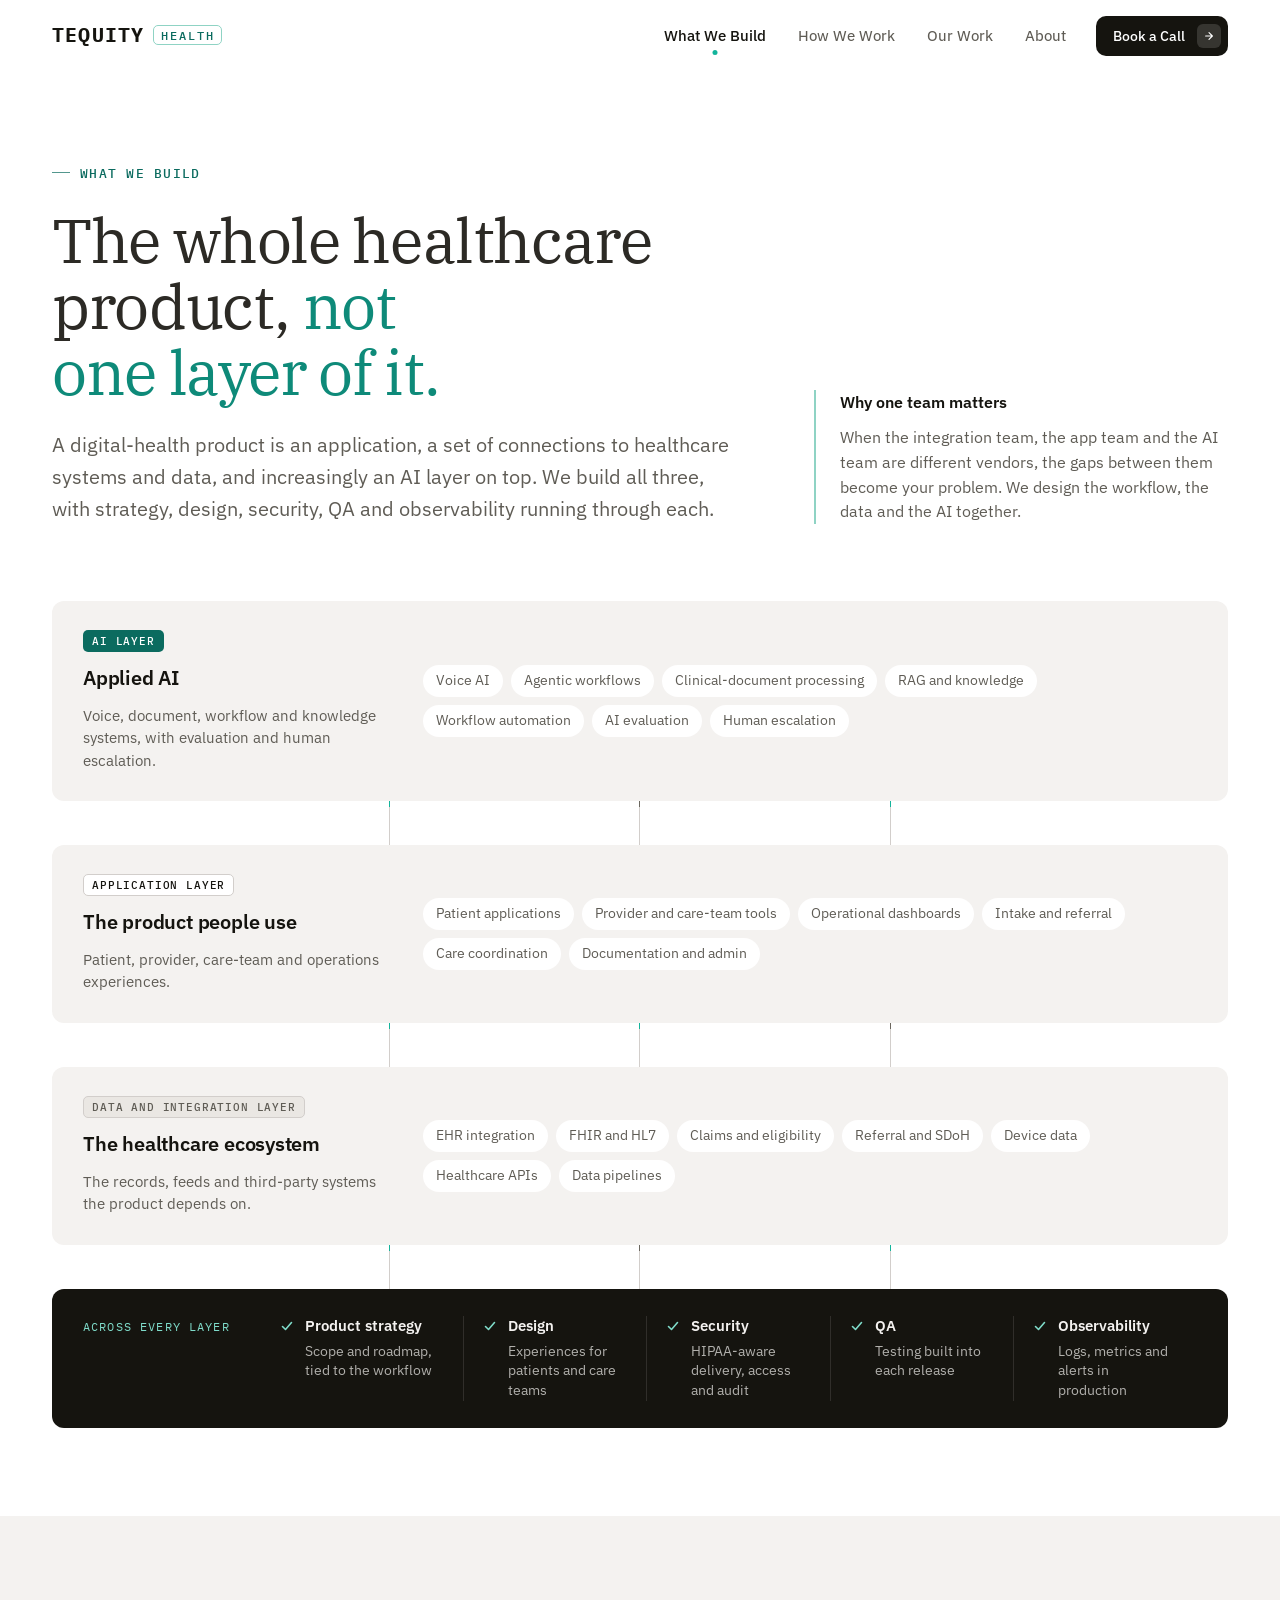
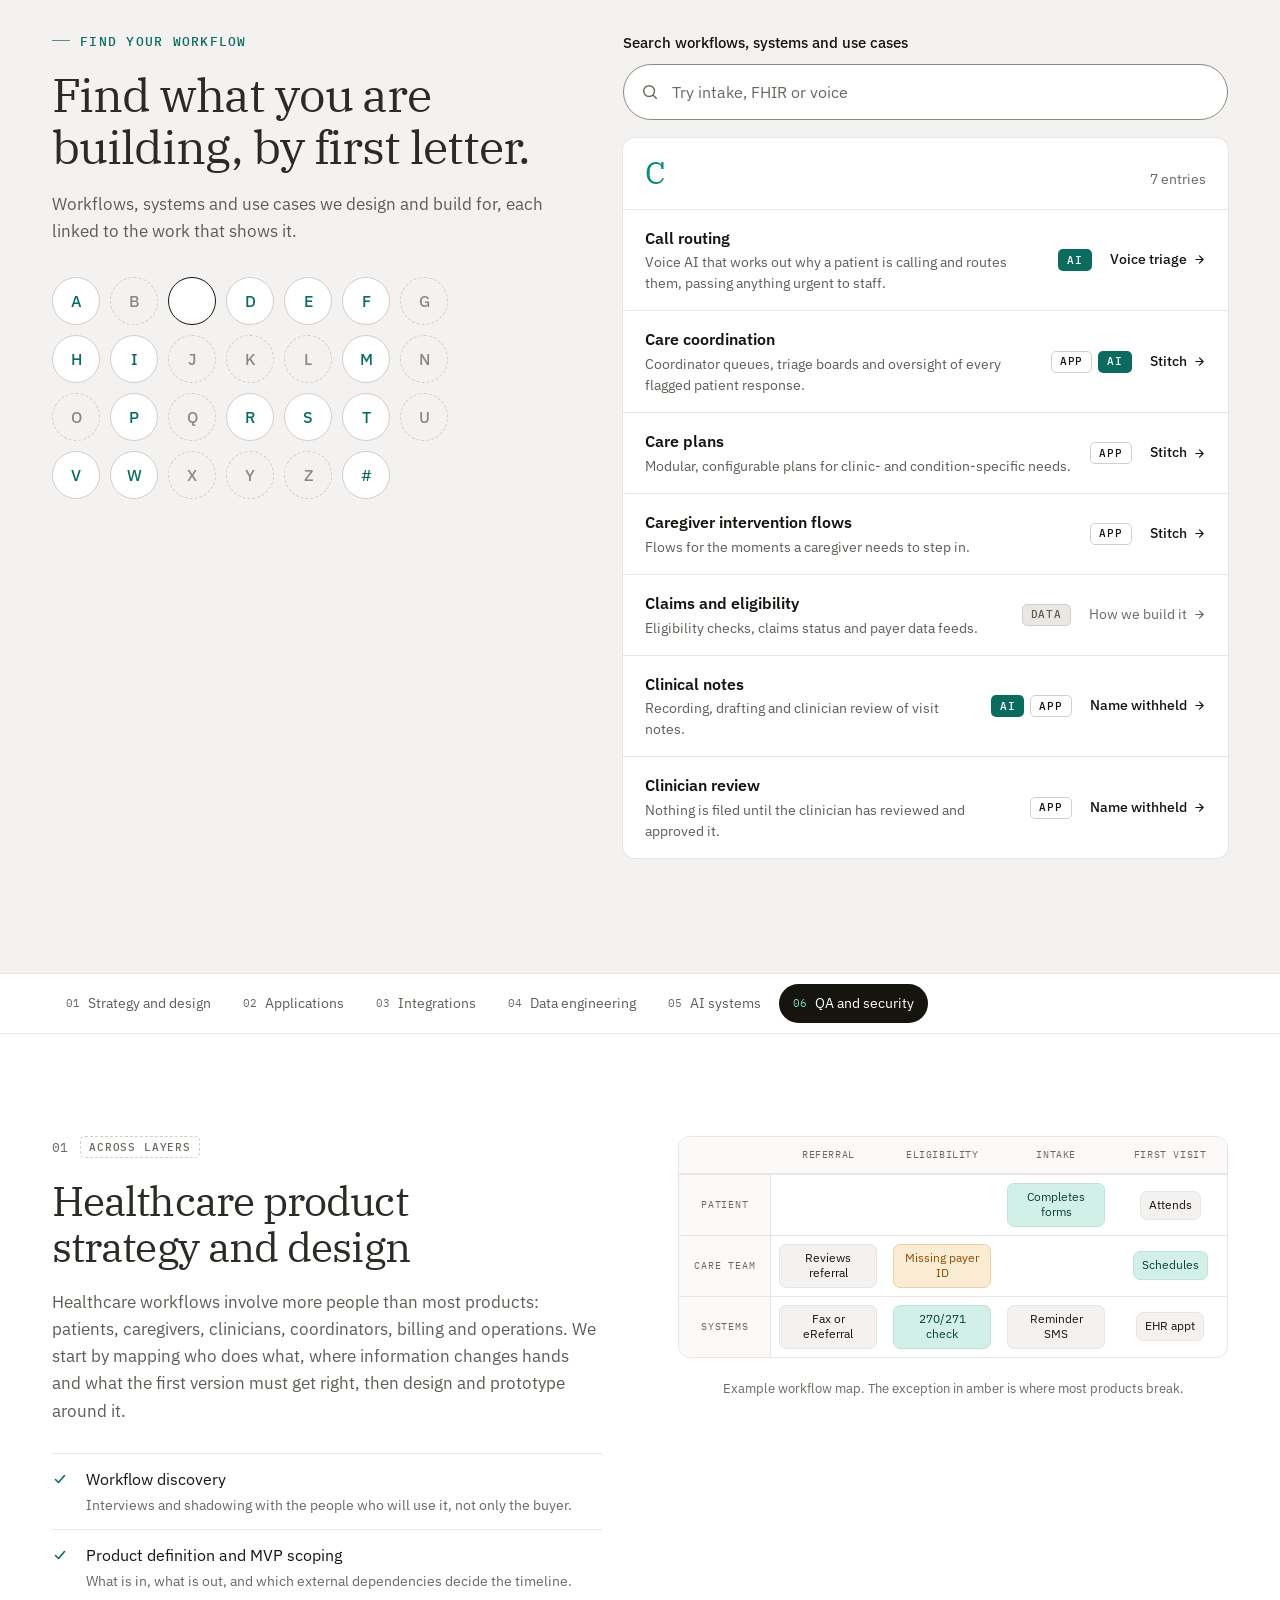
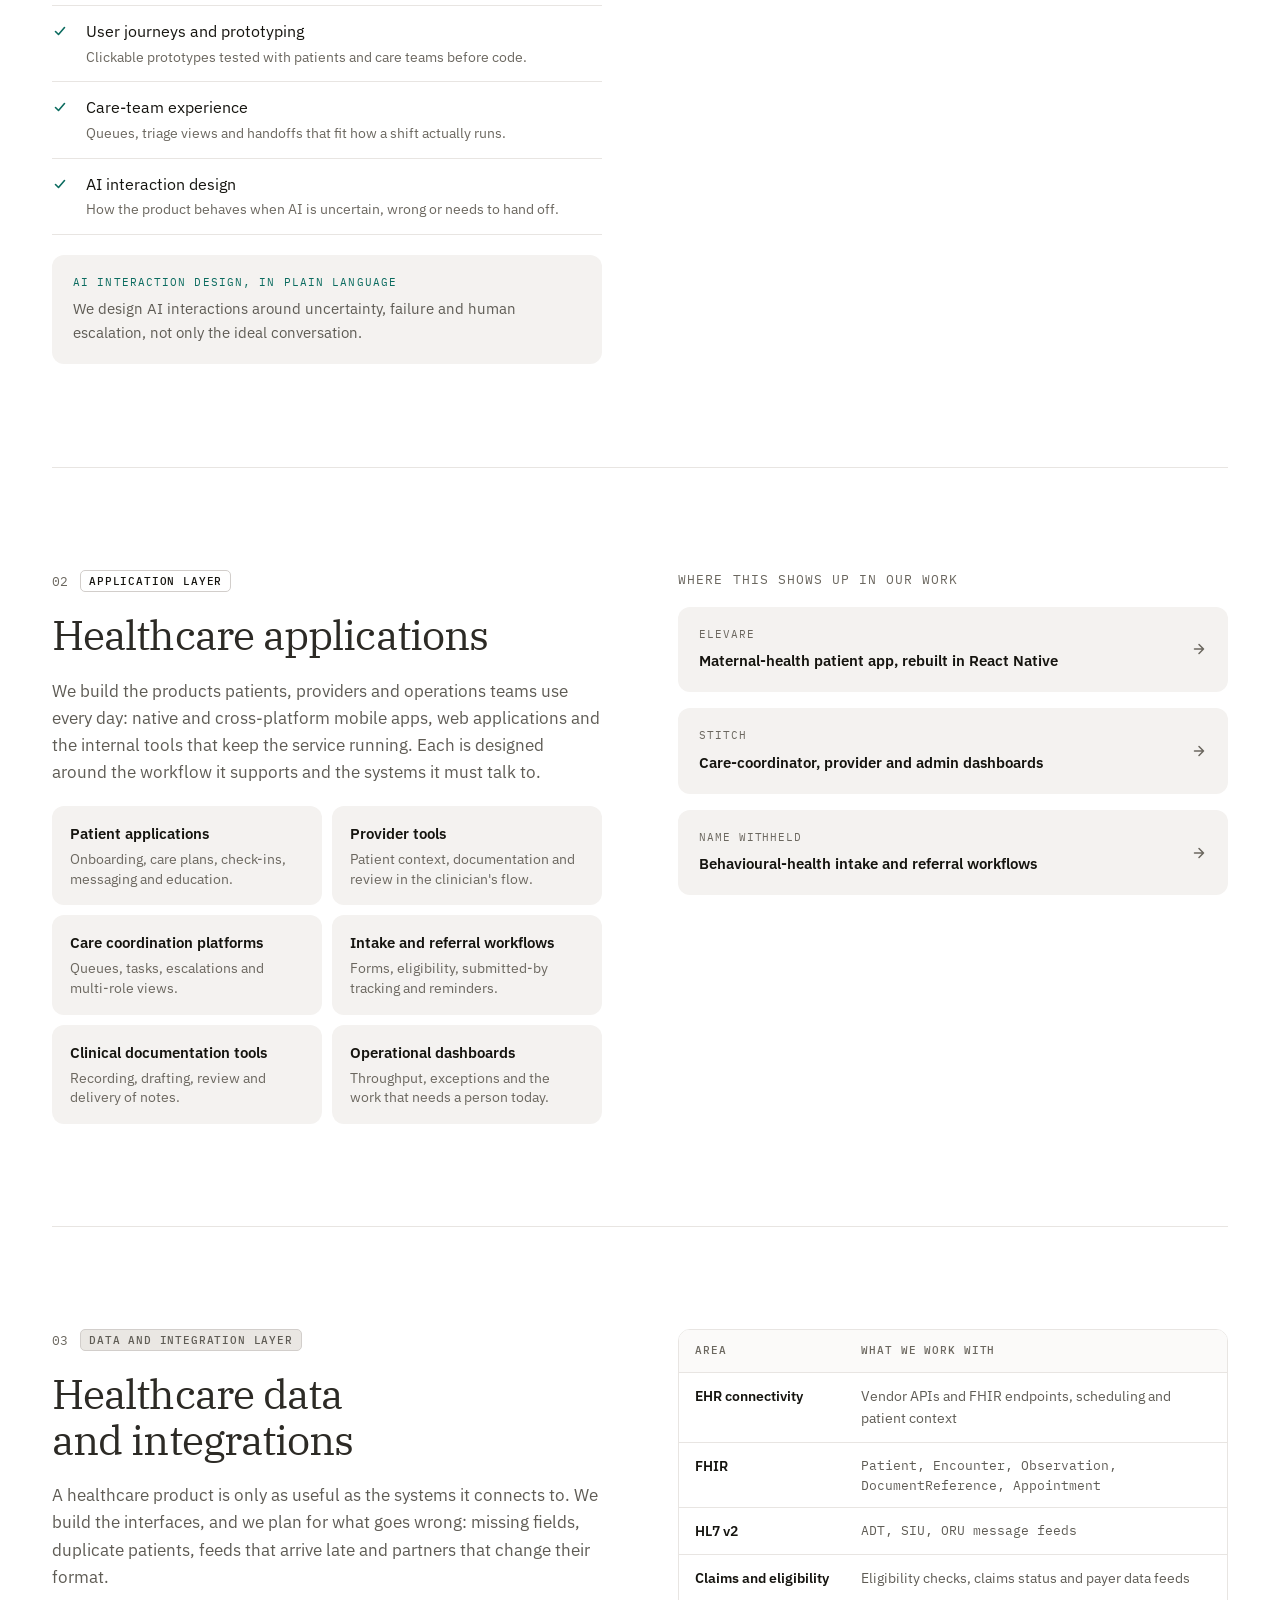
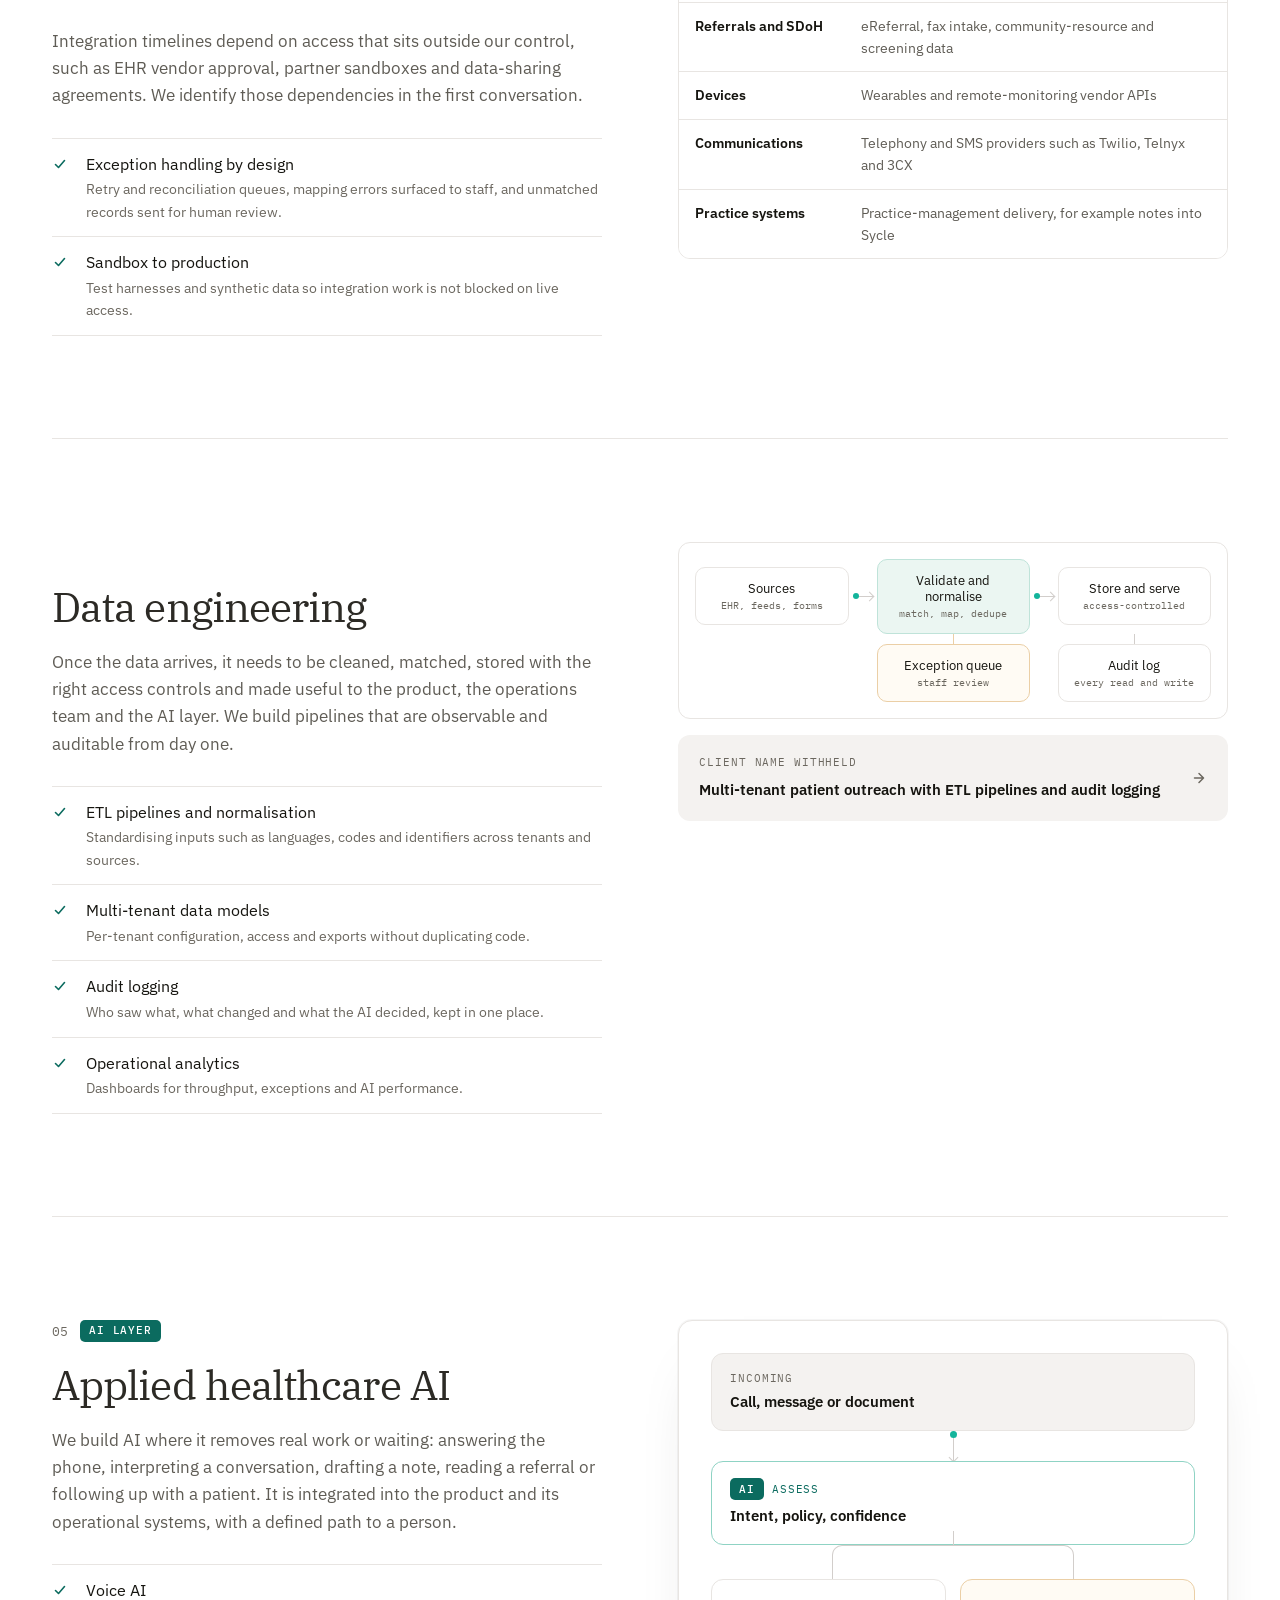
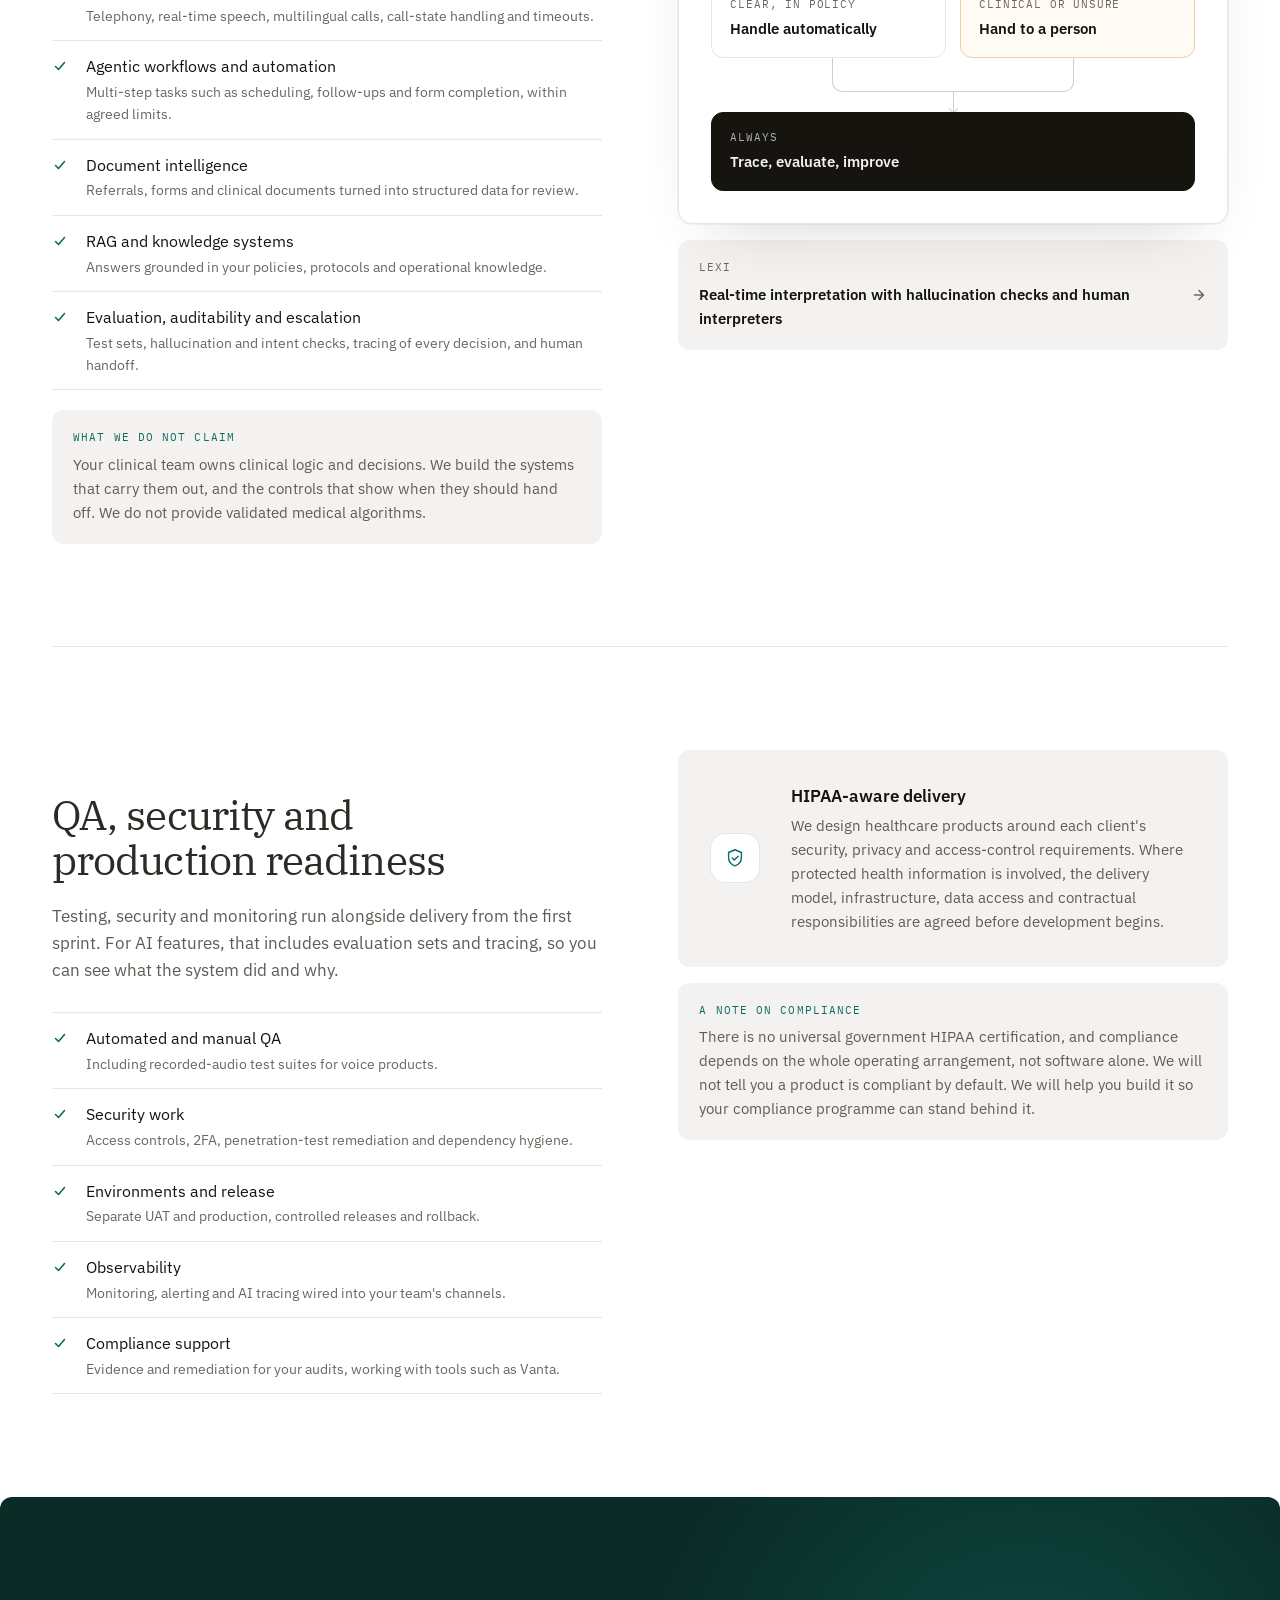
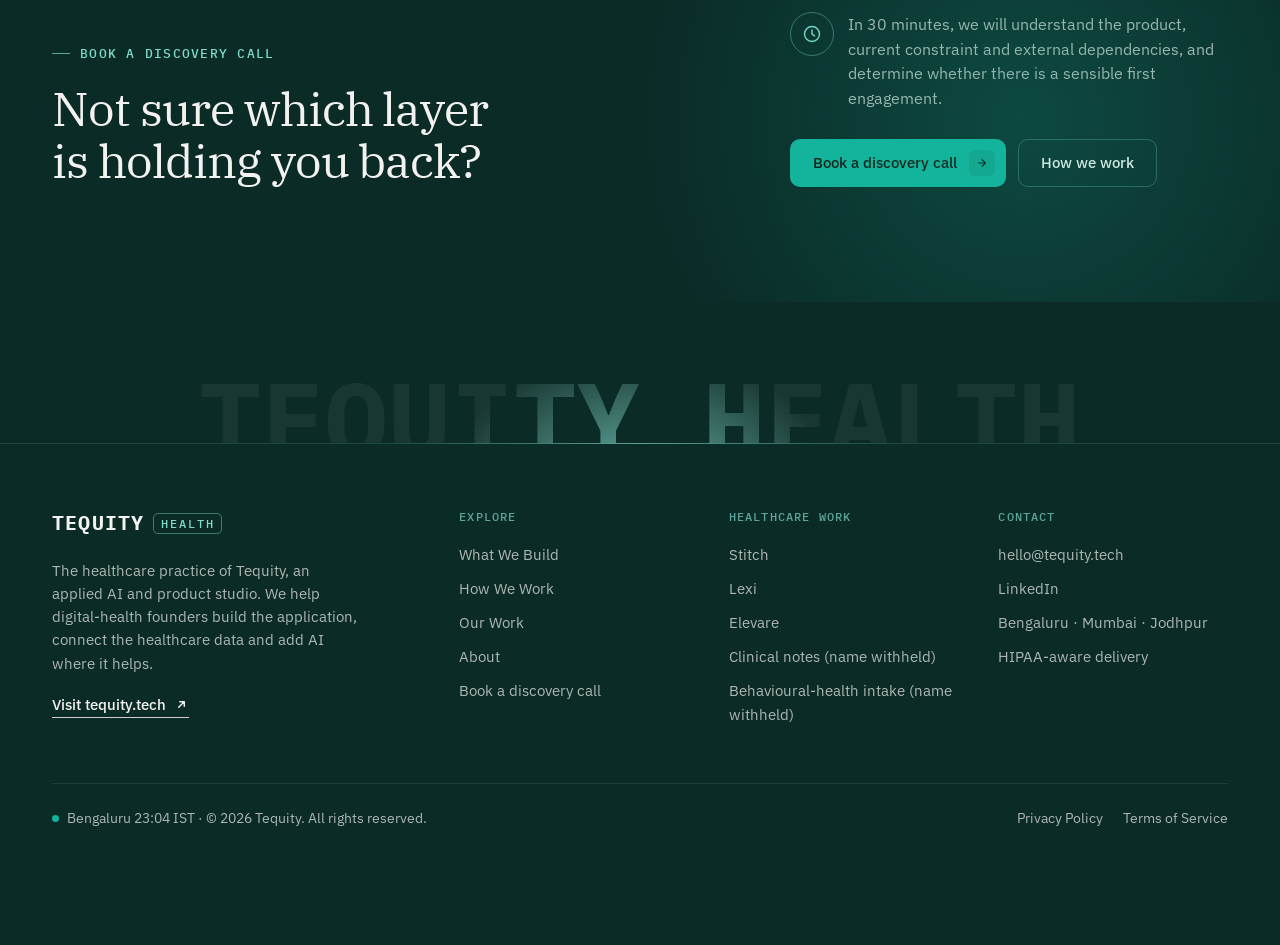
<file: what-we-build.html>
<!doctype html>
<html lang="en">
<head>
  <meta charset="utf-8">
  <meta name="viewport" content="width=device-width, initial-scale=1, viewport-fit=cover">
  <meta name="robots" content="noindex, nofollow">
  <title>What We Build | Tequity Health</title>
  <meta name="description" content="Healthcare product strategy and design, patient and provider applications, EHR and healthcare data integrations, data engineering, applied healthcare AI, and QA and security. One team across the whole product.">
  <meta name="theme-color" content="#FFFFFF">
  <meta property="og:title" content="What We Build | Tequity Health">
  <meta property="og:description" content="The application, the healthcare data it depends on, and the AI on top, built by one team.">
  <link rel="icon" href="favicon.svg" type="image/svg+xml">
  <link rel="preconnect" href="https://fonts.googleapis.com">
  <link rel="preconnect" href="https://fonts.gstatic.com" crossorigin>
  <link rel="stylesheet" href="https://fonts.googleapis.com/css2?family=IBM+Plex+Mono:wght@400;500;600;700&family=IBM+Plex+Sans:wght@400;500;600;700&family=IBM+Plex+Serif:ital,wght@0,300;0,400;0,500;1,400&display=swap">
  <link rel="stylesheet" href="assets/css/site.css">
  <script>document.documentElement.classList.add('js');try{var h=location.hash,m=localStorage.getItem('th-motion')==='1'||/[?&]motion=1/.test(location.search)||h==='#motion';if((!sessionStorage.getItem('th-loaded')||/[?&]loader=1/.test(location.search)||h==='#loader')&&(m||!matchMedia('(prefers-reduced-motion: reduce)').matches))document.documentElement.classList.add('is-loading')}catch(e){}</script>
  <script src="assets/js/az-data.js" defer></script>
  <script src="assets/js/site.js" defer></script>
</head>
<body>
<!-- header:start -->
<a class="skip-link" href="#main">Skip to content</a>
<header class="site-header">
  <div class="wrap header-inner">
    <a class="brand" href="index.html" aria-label="Tequity Health home"><span class="brand-word">TEQUITY</span><span class="brand-sub">Health</span></a>
    <button class="menu-toggle" type="button" aria-expanded="false" aria-controls="site-nav" aria-label="Open menu"><span class="menu-toggle-bars"><i></i><i></i></span></button>
    <nav class="nav" id="site-nav" aria-label="Primary">
      <a href="what-we-build.html" aria-current="page">What We Build</a>
      <a href="how-we-work.html">How We Work</a>
      <a href="our-work.html">Our Work</a>
      <a href="about.html">About</a>
      <a class="btn btn--primary btn--sm" href="contact.html">Book a Call <svg viewBox="0 0 16 16" fill="none" aria-hidden="true"><path d="M3.5 8h9m0 0L8 3.5M12.5 8L8 12.5" stroke="currentColor" stroke-width="1.5" stroke-linecap="round" stroke-linejoin="round"/></svg></a>
    </nav>
  </div>
</header>
<!-- header:end -->

<main id="main">

  <section class="page-hero" id="overview" data-dock="Overview">
    <div class="wrap page-hero-grid">
      <div>
        <span class="eyebrow reveal">What we build</span>
        <h1 class="h1 reveal" style="--i:1">The whole healthcare product, <span class="accent">not one layer of it.</span></h1>
        <p class="lede reveal" style="--i:2">A digital-health product is an application, a set of connections to healthcare systems and data, and increasingly an AI layer on top. We build all three, with strategy, design, security, QA and observability running through each.</p>
      </div>
      <div class="page-hero-aside reveal" style="--i:3">
        <b>Why one team matters</b>
        <span>When the integration team, the app team and the AI team are different vendors, the gaps between them become your problem. We design the workflow, the data and the AI together.</span>
      </div>
    </div>
  </section>

  <section class="section--tight" style="padding-top:0">
    <div class="wrap">
      <div class="stack stack--light reveal">
        <div class="stack-layers">
          <div class="stack-layer is-ai">
            <div class="stack-label">
              <span class="layer-tag layer-ai" style="justify-self:start">AI layer</span>
              <h3>Applied AI</h3>
              <p>Voice, document, workflow and knowledge systems, with evaluation and human escalation.</p>
            </div>
            <ul class="chip-row"><li class="chip">Voice AI</li><li class="chip">Agentic workflows</li><li class="chip">Clinical-document processing</li><li class="chip">RAG and knowledge</li><li class="chip">Workflow automation</li><li class="chip">AI evaluation</li><li class="chip">Human escalation</li></ul>
          </div>
          <div class="stack-link" aria-hidden="true"><i style="--d:0s"></i><i class="down" style="--d:.8s"></i><i style="--d:1.5s"></i></div>
          <div class="stack-layer">
            <div class="stack-label">
              <span class="layer-tag layer-app" style="justify-self:start">Application layer</span>
              <h3>The product people use</h3>
              <p>Patient, provider, care-team and operations experiences.</p>
            </div>
            <ul class="chip-row"><li class="chip">Patient applications</li><li class="chip">Provider and care-team tools</li><li class="chip">Operational dashboards</li><li class="chip">Intake and referral</li><li class="chip">Care coordination</li><li class="chip">Documentation and admin</li></ul>
          </div>
          <div class="stack-link" aria-hidden="true"><i style="--d:.4s"></i><i style="--d:1.2s"></i><i class="down" style="--d:2s"></i></div>
          <div class="stack-layer">
            <div class="stack-label">
              <span class="layer-tag layer-data" style="justify-self:start">Data and integration layer</span>
              <h3>The healthcare ecosystem</h3>
              <p>The records, feeds and third-party systems the product depends on.</p>
            </div>
            <ul class="chip-row"><li class="chip">EHR integration</li><li class="chip">FHIR and HL7</li><li class="chip">Claims and eligibility</li><li class="chip">Referral and SDoH</li><li class="chip">Device data</li><li class="chip">Healthcare APIs</li><li class="chip">Data pipelines</li></ul>
          </div>
        </div>
        <div class="stack-link stack-link--rail" aria-hidden="true"><i style="--d:.2s"></i><i class="down" style="--d:1s"></i><i style="--d:1.7s"></i></div>
        <aside class="stack-rail" aria-label="Across every layer">
          <span class="lbl">Across every layer</span>
          <ul>
            <li><svg viewBox="0 0 16 16" fill="none" aria-hidden="true"><path d="M3.5 8.5l3 3 6-7" stroke="currentColor" stroke-width="1.6" stroke-linecap="round" stroke-linejoin="round"/></svg><b>Product strategy</b><span>Scope and roadmap, tied to the workflow</span></li>
            <li><svg viewBox="0 0 16 16" fill="none" aria-hidden="true"><path d="M3.5 8.5l3 3 6-7" stroke="currentColor" stroke-width="1.6" stroke-linecap="round" stroke-linejoin="round"/></svg><b>Design</b><span>Experiences for patients and care teams</span></li>
            <li><svg viewBox="0 0 16 16" fill="none" aria-hidden="true"><path d="M3.5 8.5l3 3 6-7" stroke="currentColor" stroke-width="1.6" stroke-linecap="round" stroke-linejoin="round"/></svg><b>Security</b><span>HIPAA-aware delivery, access and audit</span></li>
            <li><svg viewBox="0 0 16 16" fill="none" aria-hidden="true"><path d="M3.5 8.5l3 3 6-7" stroke="currentColor" stroke-width="1.6" stroke-linecap="round" stroke-linejoin="round"/></svg><b>QA</b><span>Testing built into each release</span></li>
            <li><svg viewBox="0 0 16 16" fill="none" aria-hidden="true"><path d="M3.5 8.5l3 3 6-7" stroke="currentColor" stroke-width="1.6" stroke-linecap="round" stroke-linejoin="round"/></svg><b>Observability</b><span>Logs, metrics and alerts in production</span></li>
          </ul>
        </aside>
      </div>
    </div>
  </section>

  <!-- ============ A TO Z ============ -->
  <section class="section section--alt" id="find" data-az data-dock="Find" aria-labelledby="az-title">
    <div class="wrap az-grid">
      <div class="az-intro">
        <span class="eyebrow reveal">Find your workflow</span>
        <h2 class="h2 reveal" style="--i:1" id="az-title">Find what you are building, by first letter.</h2>
        <p class="body reveal" style="--i:2">Workflows, systems and use cases we design and build for, each linked to the work that shows it.</p>
        <div class="az-letters reveal" style="--i:3" role="group" aria-label="Filter by first letter" data-az-letters></div>
      </div>
      <div class="az-panel reveal" style="--i:2">
        <label class="az-label" for="az-q">Search workflows, systems and use cases</label>
        <div class="az-search">
          <svg viewBox="0 0 20 20" fill="none" aria-hidden="true"><circle cx="9" cy="9" r="6" stroke="currentColor" stroke-width="1.6"/><path d="M13.5 13.5L17 17" stroke="currentColor" stroke-width="1.6" stroke-linecap="round"/></svg>
          <input id="az-q" type="search" placeholder="Try intake, FHIR or voice" autocomplete="off" data-az-q>
        </div>
        <div class="az-results" data-az-results aria-live="polite"></div>
      </div>
    </div>
  </section>

  <div class="cap-nav-wrap">
    <nav class="wrap cap-nav" aria-label="Capabilities">
      <a href="#strategy"><span class="mono">01</span> Strategy and design</a>
      <a href="#applications"><span class="mono">02</span> Applications</a>
      <a href="#integrations"><span class="mono">03</span> Integrations</a>
      <a href="#data"><span class="mono">04</span> Data engineering</a>
      <a href="#ai"><span class="mono">05</span> AI systems</a>
      <a href="#quality"><span class="mono">06</span> QA and security</a>
    </nav>
  </div>

  <div class="wrap" id="capabilities" data-dock="Capabilities">

    <!-- 01 STRATEGY -->
    <section class="detail" id="strategy" aria-labelledby="strategy-title">
      <div class="detail-copy">
        <div class="detail-head reveal"><span class="mono">01</span><span class="layer-tag layer-x">Across layers</span></div>
        <h2 class="h2 reveal" id="strategy-title">Healthcare product strategy and design</h2>
        <p class="body reveal">Healthcare workflows involve more people than most products: patients, caregivers, clinicians, coordinators, billing and operations. We start by mapping who does what, where information changes hands and what the first version must get right, then design and prototype around it.</p>
        <ul class="checklist reveal">
          <li><svg viewBox="0 0 16 16" fill="none" aria-hidden="true"><path d="M3.5 8.5l3 3 6-7" stroke="currentColor" stroke-width="1.6" stroke-linecap="round" stroke-linejoin="round"/></svg><span>Workflow discovery<small>Interviews and shadowing with the people who will use it, not only the buyer.</small></span></li>
          <li><svg viewBox="0 0 16 16" fill="none" aria-hidden="true"><path d="M3.5 8.5l3 3 6-7" stroke="currentColor" stroke-width="1.6" stroke-linecap="round" stroke-linejoin="round"/></svg><span>Product definition and MVP scoping<small>What is in, what is out, and which external dependencies decide the timeline.</small></span></li>
          <li><svg viewBox="0 0 16 16" fill="none" aria-hidden="true"><path d="M3.5 8.5l3 3 6-7" stroke="currentColor" stroke-width="1.6" stroke-linecap="round" stroke-linejoin="round"/></svg><span>User journeys and prototyping<small>Clickable prototypes tested with patients and care teams before code.</small></span></li>
          <li><svg viewBox="0 0 16 16" fill="none" aria-hidden="true"><path d="M3.5 8.5l3 3 6-7" stroke="currentColor" stroke-width="1.6" stroke-linecap="round" stroke-linejoin="round"/></svg><span>Care-team experience<small>Queues, triage views and handoffs that fit how a shift actually runs.</small></span></li>
          <li><svg viewBox="0 0 16 16" fill="none" aria-hidden="true"><path d="M3.5 8.5l3 3 6-7" stroke="currentColor" stroke-width="1.6" stroke-linecap="round" stroke-linejoin="round"/></svg><span>AI interaction design<small>How the product behaves when AI is uncertain, wrong or needs to hand off.</small></span></li>
        </ul>
        <div class="plain-note reveal">
          <span class="mono">AI interaction design, in plain language</span>
          We design AI interactions around uncertainty, failure and human escalation, not only the ideal conversation.
        </div>
      </div>
      <div class="detail-side reveal" style="--i:1">
        <div class="lanes" role="img" aria-label="Example workflow map for a referral: a referral arrives, the system checks eligibility, the patient completes intake, and a coordinator schedules the first visit. A missing insurance detail creates an exception for staff.">
          <div class="lanes-head"><span></span><span>Referral</span><span>Eligibility</span><span>Intake</span><span>First visit</span></div>
          <div class="lane"><span>Patient</span><span></span><span></span><span><span class="box t">Completes forms</span></span><span><span class="box">Attends</span></span></div>
          <div class="lane"><span>Care team</span><span><span class="box">Reviews referral</span></span><span><span class="box a">Missing payer ID</span></span><span></span><span><span class="box t">Schedules</span></span></div>
          <div class="lane"><span>Systems</span><span><span class="box">Fax or eReferral</span></span><span><span class="box t">270/271 check</span></span><span><span class="box">Reminder SMS</span></span><span><span class="box">EHR appt</span></span></div>
        </div>
        <p class="pipe-caption">Example workflow map. The exception in amber is where most products break.</p>
      </div>
    </section>

    <!-- 02 APPLICATIONS -->
    <section class="detail" id="applications" aria-labelledby="apps-title">
      <div class="detail-copy">
        <div class="detail-head reveal"><span class="mono">02</span><span class="layer-tag layer-app">Application layer</span></div>
        <h2 class="h2 reveal" id="apps-title">Healthcare applications</h2>
        <p class="body reveal">We build the products patients, providers and operations teams use every day: native and cross-platform mobile apps, web applications and the internal tools that keep the service running. Each is designed around the workflow it supports and the systems it must talk to.</p>
        <div class="types reveal">
          <div class="type"><b>Patient applications</b><span>Onboarding, care plans, check-ins, messaging and education.</span></div>
          <div class="type"><b>Provider tools</b><span>Patient context, documentation and review in the clinician's flow.</span></div>
          <div class="type"><b>Care coordination platforms</b><span>Queues, tasks, escalations and multi-role views.</span></div>
          <div class="type"><b>Intake and referral workflows</b><span>Forms, eligibility, submitted-by tracking and reminders.</span></div>
          <div class="type"><b>Clinical documentation tools</b><span>Recording, drafting, review and delivery of notes.</span></div>
          <div class="type"><b>Operational dashboards</b><span>Throughput, exceptions and the work that needs a person today.</span></div>
        </div>
      </div>
      <div class="detail-side reveal" style="--i:1">
        <span class="mono xsmall muted" style="letter-spacing:.08em;text-transform:uppercase">Where this shows up in our work</span>
        <a class="example" href="work/elevare.html"><span class="mono">Elevare</span><b>Maternal-health patient app, rebuilt in React Native</b><svg viewBox="0 0 16 16" fill="none" aria-hidden="true"><path d="M3.5 8h9m0 0L8 3.5M12.5 8L8 12.5" stroke="currentColor" stroke-width="1.5" stroke-linecap="round" stroke-linejoin="round"/></svg></a>
        <a class="example" href="work/stitch.html"><span class="mono">Stitch</span><b>Care-coordinator, provider and admin dashboards</b><svg viewBox="0 0 16 16" fill="none" aria-hidden="true"><path d="M3.5 8h9m0 0L8 3.5M12.5 8L8 12.5" stroke="currentColor" stroke-width="1.5" stroke-linecap="round" stroke-linejoin="round"/></svg></a>
        <a class="example" href="work/behavioural-health-intake.html"><span class="mono">Name withheld</span><b>Behavioural-health intake and referral workflows</b><svg viewBox="0 0 16 16" fill="none" aria-hidden="true"><path d="M3.5 8h9m0 0L8 3.5M12.5 8L8 12.5" stroke="currentColor" stroke-width="1.5" stroke-linecap="round" stroke-linejoin="round"/></svg></a>
      </div>
    </section>

    <!-- 03 INTEGRATIONS -->
    <section class="detail" id="integrations" aria-labelledby="int-title">
      <div class="detail-copy">
        <div class="detail-head reveal"><span class="mono">03</span><span class="layer-tag layer-data">Data and integration layer</span></div>
        <h2 class="h2 reveal" id="int-title">Healthcare data and integrations</h2>
        <p class="body reveal">A healthcare product is only as useful as the systems it connects to. We build the interfaces, and we plan for what goes wrong: missing fields, duplicate patients, feeds that arrive late and partners that change their format.</p>
        <p class="body reveal">Integration timelines depend on access that sits outside our control, such as EHR vendor approval, partner sandboxes and data-sharing agreements. We identify those dependencies in the first conversation.</p>
        <ul class="checklist reveal">
          <li><svg viewBox="0 0 16 16" fill="none" aria-hidden="true"><path d="M3.5 8.5l3 3 6-7" stroke="currentColor" stroke-width="1.6" stroke-linecap="round" stroke-linejoin="round"/></svg><span>Exception handling by design<small>Retry and reconciliation queues, mapping errors surfaced to staff, and unmatched records sent for human review.</small></span></li>
          <li><svg viewBox="0 0 16 16" fill="none" aria-hidden="true"><path d="M3.5 8.5l3 3 6-7" stroke="currentColor" stroke-width="1.6" stroke-linecap="round" stroke-linejoin="round"/></svg><span>Sandbox to production<small>Test harnesses and synthetic data so integration work is not blocked on live access.</small></span></li>
        </ul>
      </div>
      <div class="detail-side reveal" style="--i:1">
        <div class="spec-wrap" data-verify="Integration table describes capability. Before launch, confirm which of these Tequity has delivered in production and which are in progress (e.g. Elevare EHR work).">
          <table class="spec">
            <thead><tr><th scope="col">Area</th><th scope="col">What we work with</th></tr></thead>
            <tbody>
              <tr><td>EHR connectivity</td><td>Vendor APIs and FHIR endpoints, scheduling and patient context</td></tr>
              <tr><td>FHIR</td><td class="mono">Patient, Encounter, Observation, DocumentReference, Appointment</td></tr>
              <tr><td>HL7 v2</td><td class="mono">ADT, SIU, ORU message feeds</td></tr>
              <tr><td>Claims and eligibility</td><td>Eligibility checks, claims status and payer data feeds</td></tr>
              <tr><td>Referrals and SDoH</td><td>eReferral, fax intake, community-resource and screening data</td></tr>
              <tr><td>Devices</td><td>Wearables and remote-monitoring vendor APIs</td></tr>
              <tr><td>Communications</td><td>Telephony and SMS providers such as Twilio, Telnyx and 3CX</td></tr>
              <tr><td>Practice systems</td><td>Practice-management delivery, for example notes into Sycle</td></tr>
            </tbody>
          </table>
        </div>
      </div>
    </section>

    <!-- 04 DATA ENGINEERING -->
    <section class="detail" id="data" aria-labelledby="data-title">
      <div class="detail-copy">
        <div class="detail-head reveal"><span class="mono">04</span><span class="layer-tag layer-data">Data and integration layer</span></div>
        <h2 class="h2 reveal" id="data-title">Data engineering</h2>
        <p class="body reveal">Once the data arrives, it needs to be cleaned, matched, stored with the right access controls and made useful to the product, the operations team and the AI layer. We build pipelines that are observable and auditable from day one.</p>
        <ul class="checklist reveal">
          <li><svg viewBox="0 0 16 16" fill="none" aria-hidden="true"><path d="M3.5 8.5l3 3 6-7" stroke="currentColor" stroke-width="1.6" stroke-linecap="round" stroke-linejoin="round"/></svg><span>ETL pipelines and normalisation<small>Standardising inputs such as languages, codes and identifiers across tenants and sources.</small></span></li>
          <li><svg viewBox="0 0 16 16" fill="none" aria-hidden="true"><path d="M3.5 8.5l3 3 6-7" stroke="currentColor" stroke-width="1.6" stroke-linecap="round" stroke-linejoin="round"/></svg><span>Multi-tenant data models<small>Per-tenant configuration, access and exports without duplicating code.</small></span></li>
          <li><svg viewBox="0 0 16 16" fill="none" aria-hidden="true"><path d="M3.5 8.5l3 3 6-7" stroke="currentColor" stroke-width="1.6" stroke-linecap="round" stroke-linejoin="round"/></svg><span>Audit logging<small>Who saw what, what changed and what the AI decided, kept in one place.</small></span></li>
          <li><svg viewBox="0 0 16 16" fill="none" aria-hidden="true"><path d="M3.5 8.5l3 3 6-7" stroke="currentColor" stroke-width="1.6" stroke-linecap="round" stroke-linejoin="round"/></svg><span>Operational analytics<small>Dashboards for throughput, exceptions and AI performance.</small></span></li>
        </ul>
      </div>
      <div class="detail-side reveal" style="--i:1">
        <div class="pipe cap-visual" role="img" aria-label="Pipeline: sources are ingested, then validated and normalised, then stored with access controls. Records that fail validation go to an exception queue for staff review.">
          <div class="pipe-row">
            <div class="pipe-box">Sources<small>EHR, feeds, forms</small></div>
            <div class="pipe-arrow"><i style="--d:0s"></i></div>
            <div class="pipe-box t">Validate and normalise<small>match, map, dedupe</small></div>
            <div class="pipe-arrow"><i style="--d:.7s"></i></div>
            <div class="pipe-box">Store and serve<small>access-controlled</small></div>
          </div>
          <div class="pipe-row">
            <div></div><div></div>
            <div class="pipe-box a">Exception queue<small>staff review</small></div>
            <div></div>
            <div class="pipe-box log">Audit log<small>every read and write</small></div>
          </div>
        </div>
        <a class="example" href="our-work.html#anonymous"><span class="mono">Client name withheld</span><b>Multi-tenant patient outreach with ETL pipelines and audit logging</b><svg viewBox="0 0 16 16" fill="none" aria-hidden="true"><path d="M3.5 8h9m0 0L8 3.5M12.5 8L8 12.5" stroke="currentColor" stroke-width="1.5" stroke-linecap="round" stroke-linejoin="round"/></svg></a>
      </div>
    </section>

    <!-- 05 AI SYSTEMS -->
    <section class="detail" id="ai" aria-labelledby="ai-title">
      <div class="detail-copy">
        <div class="detail-head reveal"><span class="mono">05</span><span class="layer-tag layer-ai">AI layer</span></div>
        <h2 class="h2 reveal" id="ai-title">Applied healthcare AI</h2>
        <p class="body reveal">We build AI where it removes real work or waiting: answering the phone, interpreting a conversation, drafting a note, reading a referral or following up with a patient. It is integrated into the product and its operational systems, with a defined path to a person.</p>
        <ul class="checklist reveal">
          <li><svg viewBox="0 0 16 16" fill="none" aria-hidden="true"><path d="M3.5 8.5l3 3 6-7" stroke="currentColor" stroke-width="1.6" stroke-linecap="round" stroke-linejoin="round"/></svg><span>Voice AI<small>Telephony, real-time speech, multilingual calls, call-state handling and timeouts.</small></span></li>
          <li><svg viewBox="0 0 16 16" fill="none" aria-hidden="true"><path d="M3.5 8.5l3 3 6-7" stroke="currentColor" stroke-width="1.6" stroke-linecap="round" stroke-linejoin="round"/></svg><span>Agentic workflows and automation<small>Multi-step tasks such as scheduling, follow-ups and form completion, within agreed limits.</small></span></li>
          <li><svg viewBox="0 0 16 16" fill="none" aria-hidden="true"><path d="M3.5 8.5l3 3 6-7" stroke="currentColor" stroke-width="1.6" stroke-linecap="round" stroke-linejoin="round"/></svg><span>Document intelligence<small>Referrals, forms and clinical documents turned into structured data for review.</small></span></li>
          <li><svg viewBox="0 0 16 16" fill="none" aria-hidden="true"><path d="M3.5 8.5l3 3 6-7" stroke="currentColor" stroke-width="1.6" stroke-linecap="round" stroke-linejoin="round"/></svg><span>RAG and knowledge systems<small>Answers grounded in your policies, protocols and operational knowledge.</small></span></li>
          <li><svg viewBox="0 0 16 16" fill="none" aria-hidden="true"><path d="M3.5 8.5l3 3 6-7" stroke="currentColor" stroke-width="1.6" stroke-linecap="round" stroke-linejoin="round"/></svg><span>Evaluation, auditability and escalation<small>Test sets, hallucination and intent checks, tracing of every decision, and human handoff.</small></span></li>
        </ul>
        <div class="plain-note reveal">
          <span class="mono">What we do not claim</span>
          Your clinical team owns clinical logic and decisions. We build the systems that carry them out, and the controls that show when they should hand off. We do not provide validated medical algorithms.
        </div>
      </div>
      <div class="detail-side reveal" style="--i:1">
        <div class="esc" role="img" aria-label="Diagram: an incoming call, message or document is assessed by AI for intent, policy and confidence. Clear, in-policy requests are handled automatically. Clinical, uncertain or out-of-policy requests go to a person with full context. Every decision is traced and evaluated.">
          <div class="esc-node"><span class="mono">Incoming</span><b>Call, message or document</b></div>
          <div class="esc-v"><span class="esc-pulse"></span></div>
          <div class="esc-node ai"><span class="mono"><span class="layer-tag layer-ai">AI</span> Assess</span><b>Intent, policy, confidence</b></div>
          <div class="esc-branch" aria-hidden="true"><span></span><span></span></div>
          <div class="esc-split">
            <div class="esc-node auto"><span class="mono">Clear, in policy</span><b>Handle automatically</b></div>
            <div class="esc-node human"><span class="mono">Clinical or unsure</span><b>Hand to a person</b></div>
          </div>
          <div class="esc-merge" aria-hidden="true"><span></span><span></span></div>
          <div class="esc-v"></div>
          <div class="esc-node trace"><span class="mono">Always</span><b>Trace, evaluate, improve</b></div>
        </div>
        <a class="example" href="work/lexi.html"><span class="mono">Lexi</span><b>Real-time interpretation with hallucination checks and human interpreters</b><svg viewBox="0 0 16 16" fill="none" aria-hidden="true"><path d="M3.5 8h9m0 0L8 3.5M12.5 8L8 12.5" stroke="currentColor" stroke-width="1.5" stroke-linecap="round" stroke-linejoin="round"/></svg></a>
      </div>
    </section>

    <!-- 06 QA + SECURITY -->
    <section class="detail" id="quality" aria-labelledby="qa-title">
      <div class="detail-copy">
        <div class="detail-head reveal"><span class="mono">06</span><span class="layer-tag layer-x">Across layers</span></div>
        <h2 class="h2 reveal" id="qa-title">QA, security and production readiness</h2>
        <p class="body reveal">Testing, security and monitoring run alongside delivery from the first sprint. For AI features, that includes evaluation sets and tracing, so you can see what the system did and why.</p>
        <ul class="checklist reveal">
          <li><svg viewBox="0 0 16 16" fill="none" aria-hidden="true"><path d="M3.5 8.5l3 3 6-7" stroke="currentColor" stroke-width="1.6" stroke-linecap="round" stroke-linejoin="round"/></svg><span>Automated and manual QA<small>Including recorded-audio test suites for voice products.</small></span></li>
          <li><svg viewBox="0 0 16 16" fill="none" aria-hidden="true"><path d="M3.5 8.5l3 3 6-7" stroke="currentColor" stroke-width="1.6" stroke-linecap="round" stroke-linejoin="round"/></svg><span>Security work<small>Access controls, 2FA, penetration-test remediation and dependency hygiene.</small></span></li>
          <li><svg viewBox="0 0 16 16" fill="none" aria-hidden="true"><path d="M3.5 8.5l3 3 6-7" stroke="currentColor" stroke-width="1.6" stroke-linecap="round" stroke-linejoin="round"/></svg><span>Environments and release<small>Separate UAT and production, controlled releases and rollback.</small></span></li>
          <li><svg viewBox="0 0 16 16" fill="none" aria-hidden="true"><path d="M3.5 8.5l3 3 6-7" stroke="currentColor" stroke-width="1.6" stroke-linecap="round" stroke-linejoin="round"/></svg><span>Observability<small>Monitoring, alerting and AI tracing wired into your team's channels.</small></span></li>
          <li><svg viewBox="0 0 16 16" fill="none" aria-hidden="true"><path d="M3.5 8.5l3 3 6-7" stroke="currentColor" stroke-width="1.6" stroke-linecap="round" stroke-linejoin="round"/></svg><span>Compliance support<small>Evidence and remediation for your audits, working with tools such as Vanta.</small></span></li>
        </ul>
      </div>
      <div class="detail-side reveal" style="--i:1">
        <div class="hipaa" style="grid-template-columns:auto minmax(0,1fr)">
          <span class="hipaa-icon"><svg viewBox="0 0 24 24" fill="none" aria-hidden="true"><path d="M12 3l7 3v5.2c0 4.3-2.9 8.1-7 9.3-4.1-1.2-7-5-7-9.3V6l7-3z" stroke="currentColor" stroke-width="1.5" stroke-linejoin="round"/><path d="M9 12l2.2 2.2L15.5 10" stroke="currentColor" stroke-width="1.5" stroke-linecap="round" stroke-linejoin="round"/></svg></span>
          <div>
            <b>HIPAA-aware delivery</b>
            <p>We design healthcare products around each client's security, privacy and access-control requirements. Where protected health information is involved, the delivery model, infrastructure, data access and contractual responsibilities are agreed before development begins.</p>
          </div>
        </div>
        <div class="plain-note">
          <span class="mono">A note on compliance</span>
          There is no universal government HIPAA certification, and compliance depends on the whole operating arrangement, not software alone. We will not tell you a product is compliant by default. We will help you build it so your compliance programme can stand behind it.
        </div>
      </div>
    </section>
  </div>

  <section class="section section--dark cta" id="talk" data-dock="Talk" aria-labelledby="cta-title">
    <div class="wrap cta-inner">
      <div style="display:grid;gap:20px">
        <span class="eyebrow reveal">Book a discovery call</span>
        <h2 class="h2 reveal" style="--i:1" id="cta-title">Not sure which layer is holding you back?</h2>
      </div>
      <div class="cta-side reveal" style="--i:2">
        <div class="cta-promise">
          <span class="clock"><svg viewBox="0 0 20 20" fill="none" aria-hidden="true"><circle cx="10" cy="10" r="7.5" stroke="currentColor" stroke-width="1.4"/><path d="M10 6v4.2l2.6 1.6" stroke="currentColor" stroke-width="1.4" stroke-linecap="round" stroke-linejoin="round"/></svg></span>
          <p>In 30 minutes, we will understand the product, current constraint and external dependencies, and determine whether there is a sensible first engagement.</p>
        </div>
        <div class="btn-row">
          <a class="btn btn--light" href="contact.html">Book a discovery call <svg viewBox="0 0 16 16" fill="none" aria-hidden="true"><path d="M3.5 8h9m0 0L8 3.5M12.5 8L8 12.5" stroke="currentColor" stroke-width="1.5" stroke-linecap="round" stroke-linejoin="round"/></svg></a>
          <a class="btn btn--ghost-dark" href="how-we-work.html">How we work</a>
        </div>
      </div>
    </div>
  </section>

</main>

<!-- footer:start -->
<footer class="site-footer">
  <div class="wrap"><div class="f-big" aria-hidden="true" data-fbig>TEQUITY HEALTH</div></div>
  <div class="f-panel">
  <div class="wrap">
    <div class="footer-grid">
      <div class="footer-brand">
        <a class="brand" href="index.html" aria-label="Tequity Health home"><span class="brand-word">TEQUITY</span><span class="brand-sub">Health</span></a>
        <p>The healthcare practice of Tequity, an applied AI and product studio. We help digital-health founders build the application, connect the healthcare data and add AI where it helps.</p>
        <a class="link" href="https://tequity.tech" rel="noopener">Visit tequity.tech <svg viewBox="0 0 16 16" fill="none" aria-hidden="true"><path d="M5 11L11 5M11 5H6.2M11 5v4.8" stroke="currentColor" stroke-width="1.5" stroke-linecap="round" stroke-linejoin="round"/></svg></a>
      </div>
      <div class="footer-col">
        <h4>Explore</h4>
        <ul>
          <li><a href="what-we-build.html">What We Build</a></li>
          <li><a href="how-we-work.html">How We Work</a></li>
          <li><a href="our-work.html">Our Work</a></li>
          <li><a href="about.html">About</a></li>
          <li><a href="contact.html">Book a discovery call</a></li>
        </ul>
      </div>
      <div class="footer-col">
        <h4>Healthcare work</h4>
        <ul>
          <li><a href="work/stitch.html">Stitch</a></li>
          <li><a href="work/lexi.html">Lexi</a></li>
          <li><a href="work/elevare.html">Elevare</a></li>
          <li><a href="work/clinical-notes.html">Clinical notes (name withheld)</a></li>
          <li><a href="work/behavioural-health-intake.html">Behavioural-health intake (name withheld)</a></li>
        </ul>
      </div>
      <div class="footer-col">
        <h4>Contact</h4>
        <ul>
          <li><a href="mailto:hello@tequity.tech" data-verify="Contact inbox: keep hello@tequity.tech or set up a tequity.health address.">hello@tequity.tech</a></li>
          <li><a href="https://in.linkedin.com/company/tequitytech" rel="noopener">LinkedIn</a></li>
          <li>Bengaluru &middot; Mumbai &middot; Jodhpur</li>
          <li>HIPAA-aware delivery</li>
        </ul>
      </div>
    </div>
    <div class="footer-bottom">
      <span><i class="live-dot" aria-hidden="true"></i>Bengaluru <span data-clock>&nbsp;</span> &middot; &copy; <span data-year>2026</span> Tequity. All rights reserved.</span>
      <nav aria-label="Legal"><a href="https://tequity.tech/privacy-policy" rel="noopener">Privacy Policy</a><a href="https://tequity.tech/terms-of-service" rel="noopener">Terms of Service</a></nav>
    </div>
  </div>
  </div>
</footer>
<!-- footer:end -->
</body>
</html>
</file>
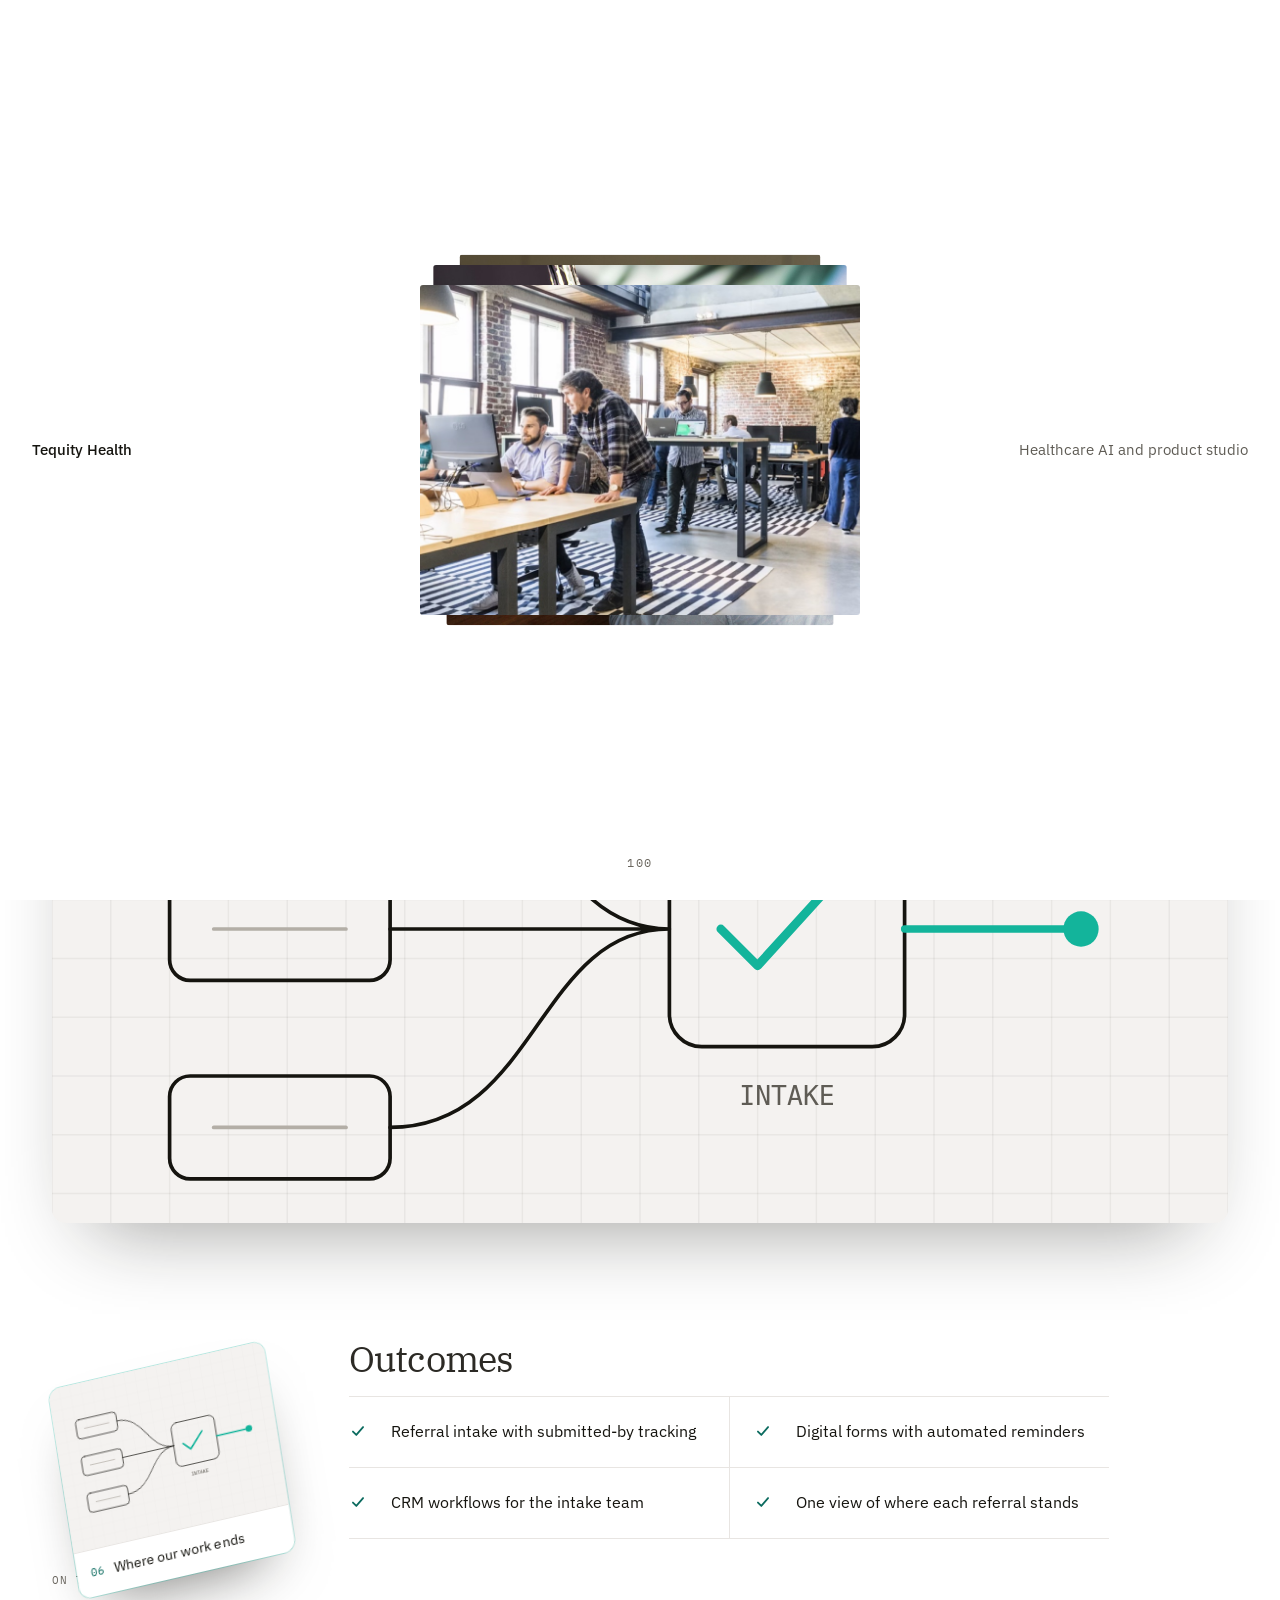
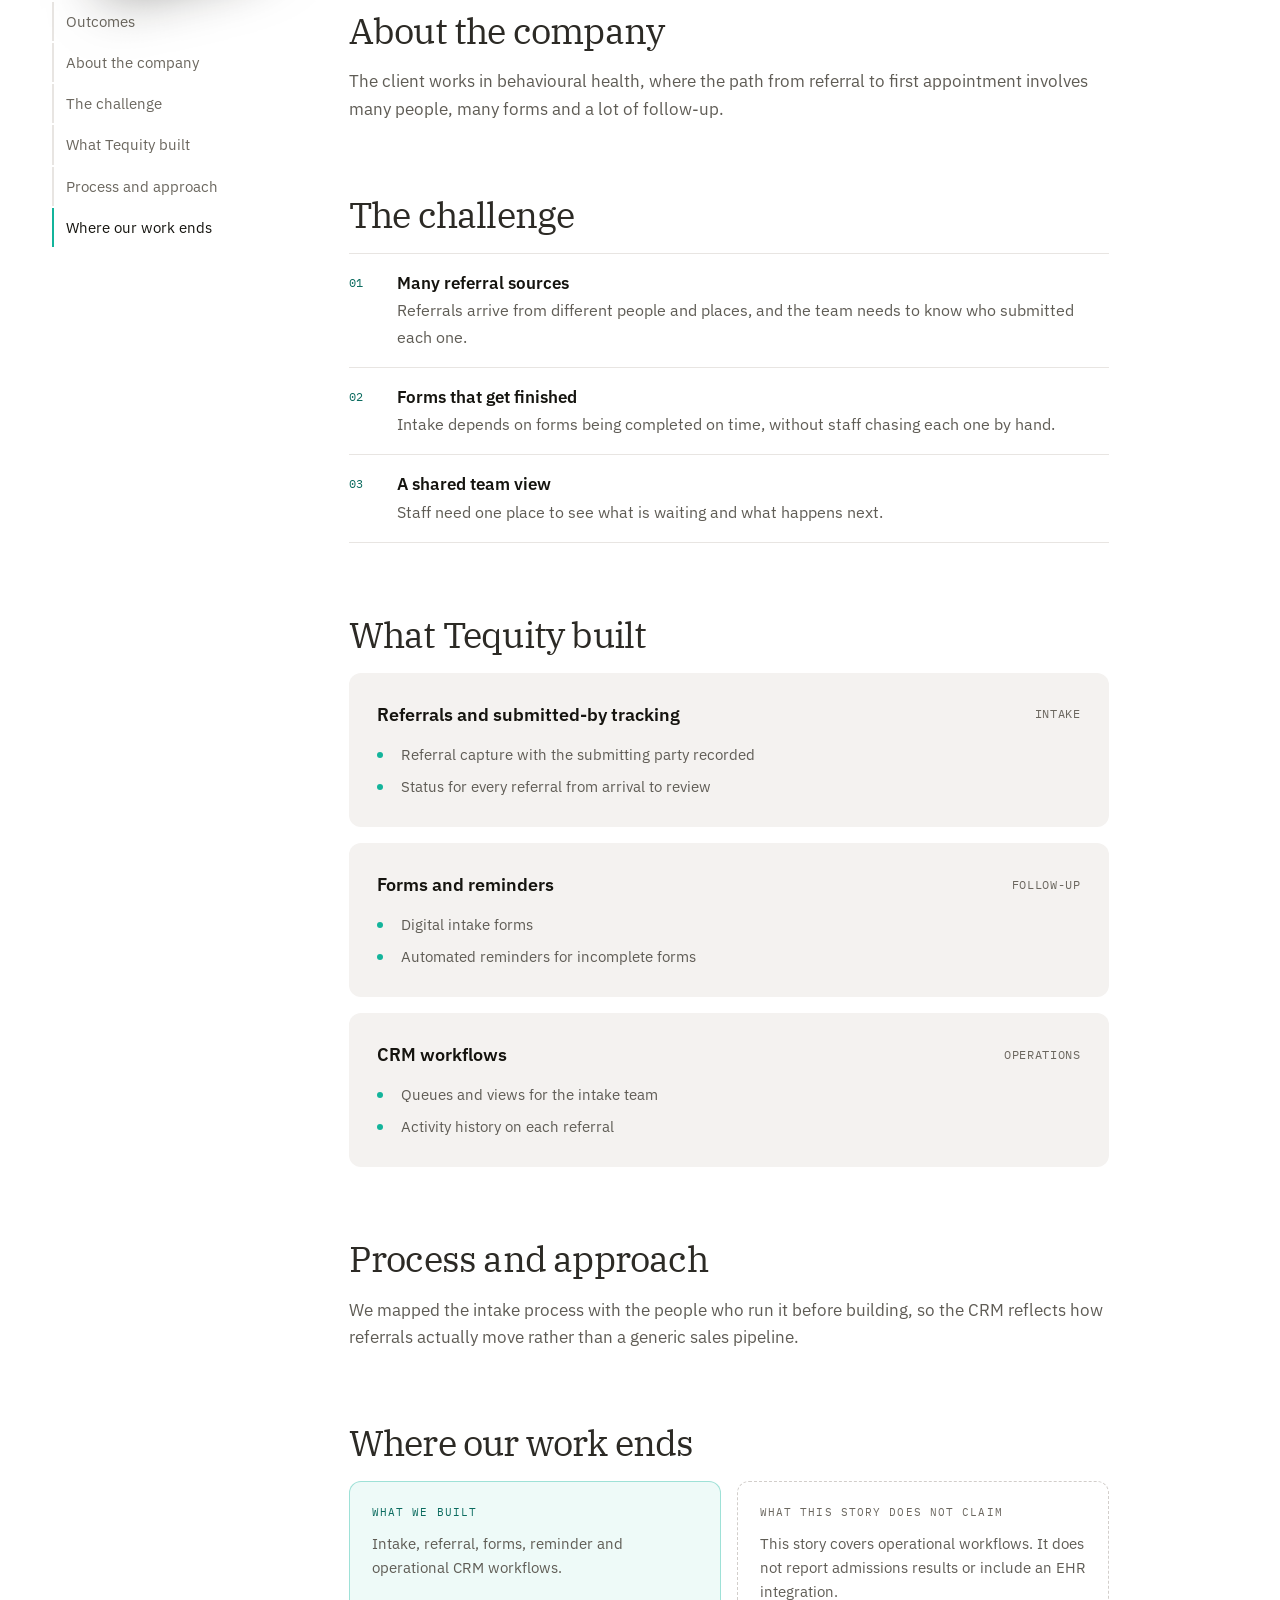
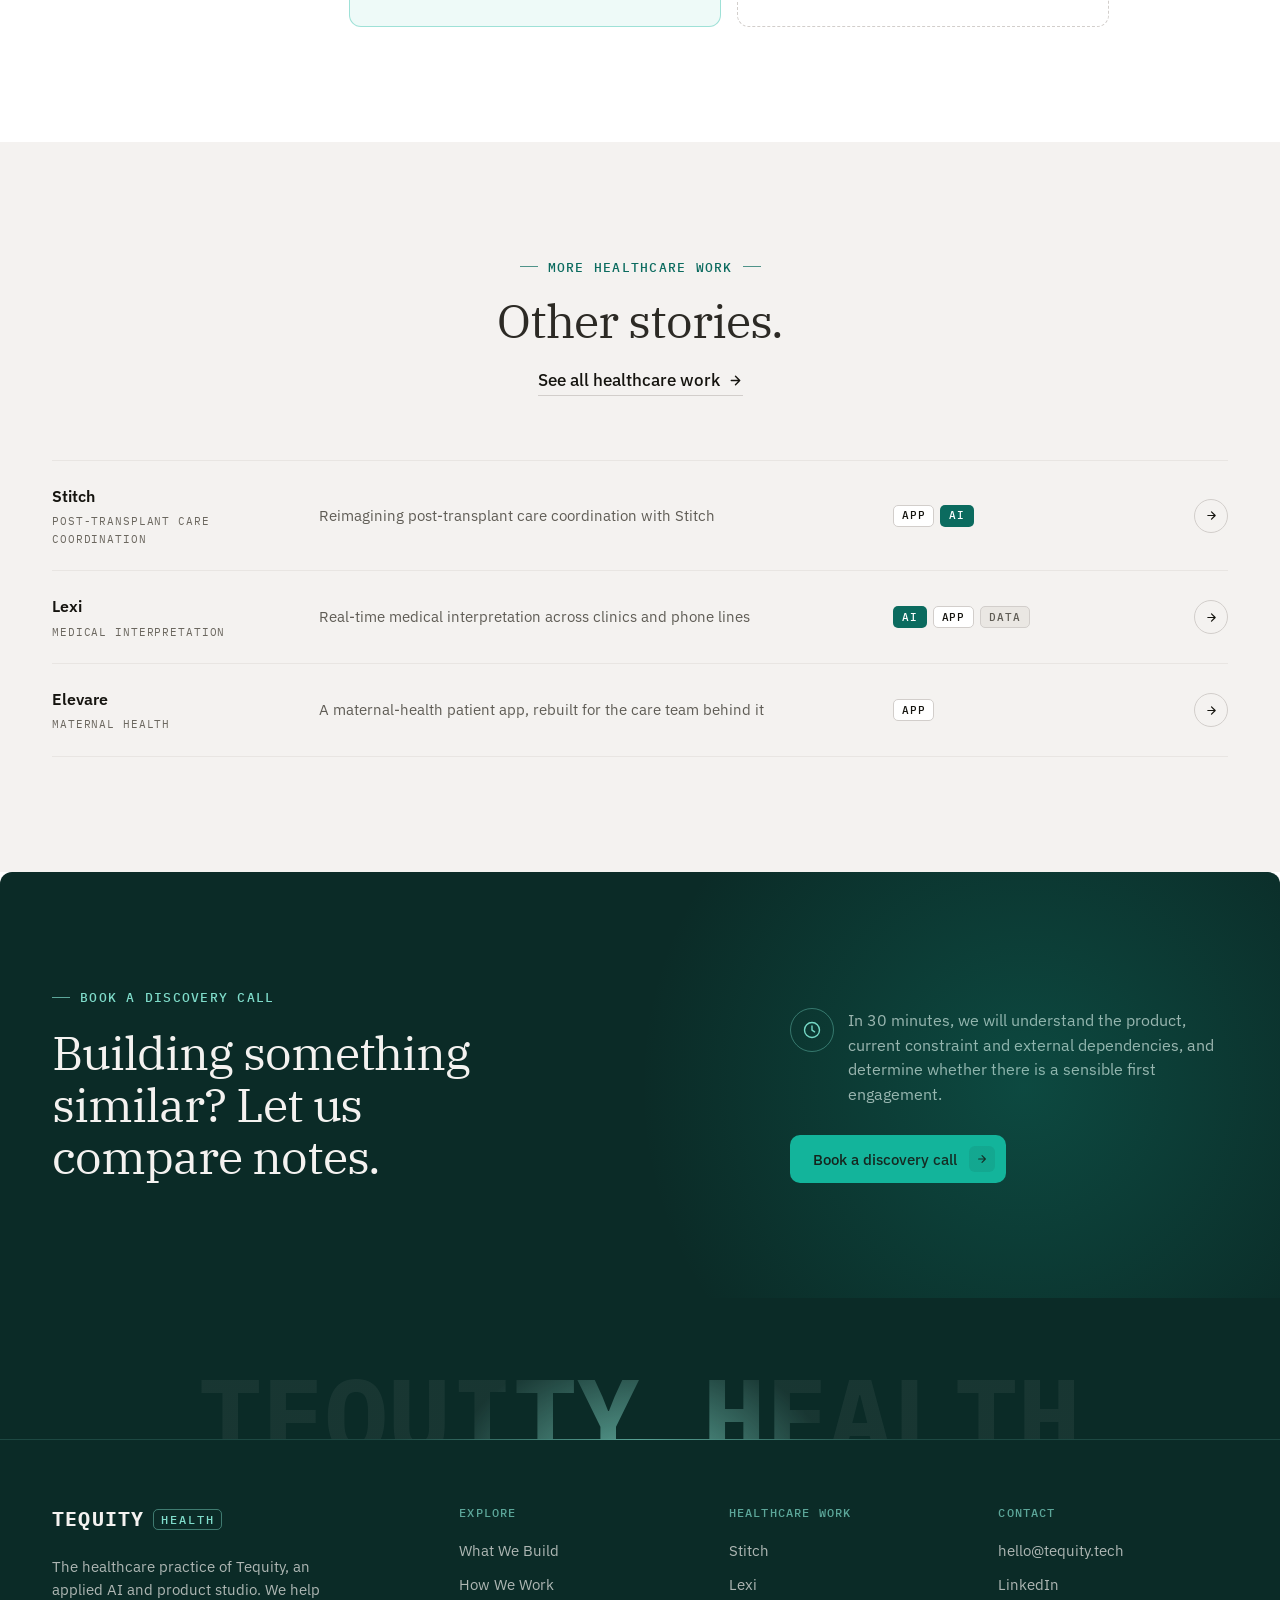
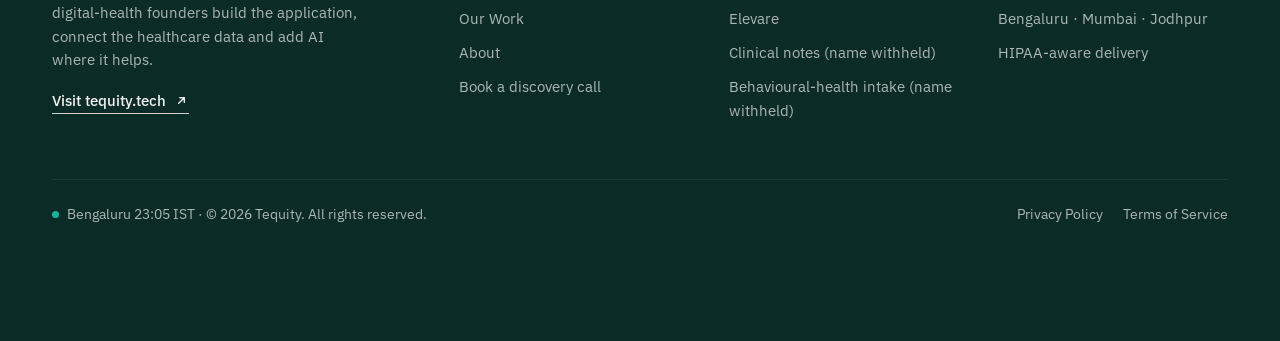
<file: work/behavioural-health-intake.html>
<!doctype html>
<html lang="en">
<head>
  <meta charset="utf-8">
  <meta name="viewport" content="width=device-width, initial-scale=1, viewport-fit=cover">
  <meta name="robots" content="noindex, nofollow">
  <title>Behavioural-health intake (name withheld) | Tequity Health</title>
  <meta name="description" content="How Tequity built behavioural-health intake workflows for a behavioural-health provider: referrals, submitted-by tracking, forms, reminders and operational CRM views.">
  <meta name="theme-color" content="#FFFFFF">
  <meta property="og:title" content="Intake and referral operations for behavioural health | Tequity Health">
  <meta property="og:description" content="How Tequity built behavioural-health intake workflows for a behavioural-health provider: referrals, submitted-by tracking, forms, reminders and operational CRM views.">
  <link rel="icon" href="../favicon.svg" type="image/svg+xml">
  <link rel="preconnect" href="https://fonts.googleapis.com">
  <link rel="preconnect" href="https://fonts.gstatic.com" crossorigin>
  <link rel="stylesheet" href="https://fonts.googleapis.com/css2?family=IBM+Plex+Mono:wght@400;500;600;700&family=IBM+Plex+Sans:wght@400;500;600;700&family=IBM+Plex+Serif:ital,wght@0,300;0,400;0,500;1,400&display=swap">
  <link rel="stylesheet" href="../assets/css/site.css">
  <script>document.documentElement.classList.add('js');try{var h=location.hash,m=localStorage.getItem('th-motion')==='1'||/[?&]motion=1/.test(location.search)||h==='#motion';if((!sessionStorage.getItem('th-loaded')||/[?&]loader=1/.test(location.search)||h==='#loader')&&(m||!matchMedia('(prefers-reduced-motion: reduce)').matches))document.documentElement.classList.add('is-loading')}catch(e){}</script>
  <script src="../assets/js/site.js" defer></script>
</head>
<body>
<!-- header:start -->
<a class="skip-link" href="#main">Skip to content</a>
<header class="site-header">
  <div class="wrap header-inner">
    <a class="brand" href="../index.html" aria-label="Tequity Health home"><span class="brand-word">TEQUITY</span><span class="brand-sub">Health</span></a>
    <button class="menu-toggle" type="button" aria-expanded="false" aria-controls="site-nav" aria-label="Open menu"><span class="menu-toggle-bars"><i></i><i></i></span></button>
    <nav class="nav" id="site-nav" aria-label="Primary">
      <a href="../what-we-build.html">What We Build</a>
      <a href="../how-we-work.html">How We Work</a>
      <a href="../our-work.html" aria-current="page">Our Work</a>
      <a href="../about.html">About</a>
      <a class="btn btn--primary btn--sm" href="../contact.html">Book a Call <svg viewBox="0 0 16 16" fill="none" aria-hidden="true"><path d="M3.5 8h9m0 0L8 3.5M12.5 8L8 12.5" stroke="currentColor" stroke-width="1.5" stroke-linecap="round" stroke-linejoin="round"/></svg></a>
    </nav>
  </div>
</header>
<!-- header:end -->

<main id="main" class="cs-themed client-withheld">

  <section class="cs-hero">
    <div class="wrap">
      <div class="cs-top">
        <nav class="crumbs reveal" aria-label="Breadcrumb"><a href="../our-work.html">Our work</a><span aria-hidden="true">/</span><span aria-current="page">Behavioural-health intake</span></nav>
      </div>
      <div class="cs-hero-grid">
        <div data-verify="Name withheld at the client's request. Confirm the details with the account lead before launch.">
          <span class="eyebrow reveal">Name withheld &middot; Behavioural-health intake</span>
          <h1 class="h1 reveal" style="--i:1">Intake and referral operations for behavioural health</h1>
          <p class="lede reveal" style="--i:2">We built the operational workflows behind a behavioural-health provider&#x27;s intake: referrals, submitted-by tracking, forms, reminders and the CRM views the team uses to keep every referral moving.</p>
          <div class="tag-row reveal" style="--i:3"><span class="layer-tag layer-app">App</span></div>
        </div>
        <dl class="facts reveal" style="--i:2">
            <div><dt>Client</dt><dd>Name withheld</dd></div>
            <div><dt>Area</dt><dd>Behavioural-health intake</dd></div>
            <div><dt>Our role</dt><dd>Product, design and engineering</dd></div>
            <div><dt>Layers</dt><dd>Application</dd></div>
        </dl>
      </div>
    </div>
  </section>

  <div class="wrap">
    <div class="cs-visual cs-visual--img reveal"><img src="../assets/img/uc-intake.svg" alt="Illustration: referrals flow into one intake" width="1400" height="1050" decoding="async"></div>
  </div>

  <section class="section">
    <div class="wrap cs-body">
      <aside class="follow" data-follow>
        <div class="follow-card" data-follow-card aria-hidden="true">
          <div class="follow-media"><img src="../assets/img/uc-intake.svg" alt="" loading="lazy" decoding="async"></div>
          <div class="follow-cap"><span class="mono" data-follow-n>01</span><span data-follow-t>Outcomes</span></div>
        </div>
      <nav class="toc" aria-label="On this page">
        <span class="mono">On this page</span>
        <a href="#outcomes">Outcomes</a>
        <a href="#about">About the company</a>
        <a href="#challenge">The challenge</a>
        <a href="#solution">What Tequity built</a>
        <a href="#approach">Process and approach</a>
        <a href="#scope">Where our work ends</a>
      </nav>
      </aside>
      <div class="cs-content">
        <section class="cs-section" id="outcomes" aria-labelledby="outcomes-h">
          <h2 class="h2 reveal" id="outcomes-h">Outcomes</h2>
          <ul class="outcomes reveal">
            <li class="outcome"><svg viewBox="0 0 16 16" fill="none" aria-hidden="true"><path d="M3.5 8.5l3 3 6-7" stroke="currentColor" stroke-width="1.6" stroke-linecap="round" stroke-linejoin="round"/></svg><span>Referral intake with submitted-by tracking</span></li>
            <li class="outcome"><svg viewBox="0 0 16 16" fill="none" aria-hidden="true"><path d="M3.5 8.5l3 3 6-7" stroke="currentColor" stroke-width="1.6" stroke-linecap="round" stroke-linejoin="round"/></svg><span>Digital forms with automated reminders</span></li>
            <li class="outcome"><svg viewBox="0 0 16 16" fill="none" aria-hidden="true"><path d="M3.5 8.5l3 3 6-7" stroke="currentColor" stroke-width="1.6" stroke-linecap="round" stroke-linejoin="round"/></svg><span>CRM workflows for the intake team</span></li>
            <li class="outcome"><svg viewBox="0 0 16 16" fill="none" aria-hidden="true"><path d="M3.5 8.5l3 3 6-7" stroke="currentColor" stroke-width="1.6" stroke-linecap="round" stroke-linejoin="round"/></svg><span>One view of where each referral stands</span></li>
          </ul>
        </section>

        <section class="cs-section" id="about" aria-labelledby="about-h">
          <h2 class="h2 reveal" id="about-h">About the company</h2>
          <p class="body">The client works in behavioural health, where the path from referral to first appointment involves many people, many forms and a lot of follow-up.</p>
        </section>

        <section class="cs-section" id="challenge" aria-labelledby="challenge-h">
          <h2 class="h2 reveal" id="challenge-h">The challenge</h2>
          <ol class="challenges reveal">
            <li><span class="mono">01</span><div><b>Many referral sources</b><span>Referrals arrive from different people and places, and the team needs to know who submitted each one.</span></div></li>
            <li><span class="mono">02</span><div><b>Forms that get finished</b><span>Intake depends on forms being completed on time, without staff chasing each one by hand.</span></div></li>
            <li><span class="mono">03</span><div><b>A shared team view</b><span>Staff need one place to see what is waiting and what happens next.</span></div></li>
          </ol>
        </section>

        <section class="cs-section" id="solution" aria-labelledby="solution-h">
          <h2 class="h2 reveal" id="solution-h">What Tequity built</h2>
          <div class="phases reveal">
            <div class="phase"><div class="phase-h"><b>Referrals and submitted-by tracking</b><span class="mono">Intake</span></div><ul><li>Referral capture with the submitting party recorded</li><li>Status for every referral from arrival to review</li></ul></div>
            <div class="phase"><div class="phase-h"><b>Forms and reminders</b><span class="mono">Follow-up</span></div><ul><li>Digital intake forms</li><li>Automated reminders for incomplete forms</li></ul></div>
            <div class="phase"><div class="phase-h"><b>CRM workflows</b><span class="mono">Operations</span></div><ul><li>Queues and views for the intake team</li><li>Activity history on each referral</li></ul></div>
          </div>
        </section>

        <section class="cs-section" id="approach" aria-labelledby="approach-h">
          <h2 class="h2 reveal" id="approach-h">Process and approach</h2>
          <p class="body reveal">We mapped the intake process with the people who run it before building, so the CRM reflects how referrals actually move rather than a generic sales pipeline.</p>
        </section>

        <section class="cs-section" id="scope" aria-labelledby="scope-h">
          <h2 class="h2 reveal" id="scope-h">Where our work ends</h2>
          <div class="scope reveal">
            <div class="did"><span class="mono">What we built</span><p>Intake, referral, forms, reminder and operational CRM workflows.</p></div>
            <div class="not"><span class="mono">What this story does not claim</span><p>This story covers operational workflows. It does not report admissions results or include an EHR integration.</p></div>
          </div>
        </section>
      </div>
    </div>
  </section>

  <section class="section section--alt" aria-labelledby="more-title">
    <div class="wrap">
      <div class="section-head section-head--split">
        <div style="display:grid;gap:18px">
          <span class="eyebrow reveal">More healthcare work</span>
          <h2 class="h2 reveal" style="--i:1" id="more-title">Other stories.</h2>
        </div>
        <a class="link reveal" style="--i:2;justify-self:start" href="../our-work.html">See all healthcare work <svg viewBox="0 0 16 16" fill="none" aria-hidden="true"><path d="M3.5 8h9m0 0L8 3.5M12.5 8L8 12.5" stroke="currentColor" stroke-width="1.5" stroke-linecap="round" stroke-linejoin="round"/></svg></a>
      </div>
      <div class="more-list reveal">
        <a class="more-item client-stitch" href="stitch.html">
          <div><b>Stitch</b><span class="area">Post-transplant care coordination</span></div>
          <p>Reimagining post-transplant care coordination with Stitch</p>
          <span class="tag-row"><span class="layer-tag layer-app">App</span><span class="layer-tag layer-ai">AI</span></span>
          <span class="arrow" aria-hidden="true"><svg viewBox="0 0 16 16" fill="none"><path d="M3.5 8h9m0 0L8 3.5M12.5 8L8 12.5" stroke="currentColor" stroke-width="1.5" stroke-linecap="round" stroke-linejoin="round"/></svg></span>
        </a>
        <a class="more-item client-lexi" href="lexi.html">
          <div><b>Lexi</b><span class="area">Medical interpretation</span></div>
          <p>Real-time medical interpretation across clinics and phone lines</p>
          <span class="tag-row"><span class="layer-tag layer-ai">AI</span><span class="layer-tag layer-app">App</span><span class="layer-tag layer-data">Data</span></span>
          <span class="arrow" aria-hidden="true"><svg viewBox="0 0 16 16" fill="none"><path d="M3.5 8h9m0 0L8 3.5M12.5 8L8 12.5" stroke="currentColor" stroke-width="1.5" stroke-linecap="round" stroke-linejoin="round"/></svg></span>
        </a>
        <a class="more-item client-elevare" href="elevare.html">
          <div><b>Elevare</b><span class="area">Maternal health</span></div>
          <p>A maternal-health patient app, rebuilt for the care team behind it</p>
          <span class="tag-row"><span class="layer-tag layer-app">App</span></span>
          <span class="arrow" aria-hidden="true"><svg viewBox="0 0 16 16" fill="none"><path d="M3.5 8h9m0 0L8 3.5M12.5 8L8 12.5" stroke="currentColor" stroke-width="1.5" stroke-linecap="round" stroke-linejoin="round"/></svg></span>
        </a>
      </div>
    </div>
  </section>

  <section class="section section--dark cta" aria-labelledby="cta-title">
    <div class="wrap cta-inner">
      <div style="display:grid;gap:20px">
        <span class="eyebrow reveal">Book a discovery call</span>
        <h2 class="h2 reveal" style="--i:1" id="cta-title">Building something similar? Let us compare notes.</h2>
      </div>
      <div class="cta-side reveal" style="--i:2">
        <div class="cta-promise">
          <span class="clock"><svg viewBox="0 0 20 20" fill="none" aria-hidden="true"><circle cx="10" cy="10" r="7.5" stroke="currentColor" stroke-width="1.4"/><path d="M10 6v4.2l2.6 1.6" stroke="currentColor" stroke-width="1.4" stroke-linecap="round" stroke-linejoin="round"/></svg></span>
          <p>In 30 minutes, we will understand the product, current constraint and external dependencies, and determine whether there is a sensible first engagement.</p>
        </div>
        <div class="btn-row">
          <a class="btn btn--light" href="../contact.html">Book a discovery call <svg viewBox="0 0 16 16" fill="none" aria-hidden="true"><path d="M3.5 8h9m0 0L8 3.5M12.5 8L8 12.5" stroke="currentColor" stroke-width="1.5" stroke-linecap="round" stroke-linejoin="round"/></svg></a>
        </div>
      </div>
    </div>
  </section>

</main>

<!-- footer:start -->
<footer class="site-footer">
  <div class="wrap"><div class="f-big" aria-hidden="true" data-fbig>TEQUITY HEALTH</div></div>
  <div class="f-panel">
  <div class="wrap">
    <div class="footer-grid">
      <div class="footer-brand">
        <a class="brand" href="../index.html" aria-label="Tequity Health home"><span class="brand-word">TEQUITY</span><span class="brand-sub">Health</span></a>
        <p>The healthcare practice of Tequity, an applied AI and product studio. We help digital-health founders build the application, connect the healthcare data and add AI where it helps.</p>
        <a class="link" href="https://tequity.tech" rel="noopener">Visit tequity.tech <svg viewBox="0 0 16 16" fill="none" aria-hidden="true"><path d="M5 11L11 5M11 5H6.2M11 5v4.8" stroke="currentColor" stroke-width="1.5" stroke-linecap="round" stroke-linejoin="round"/></svg></a>
      </div>
      <div class="footer-col">
        <h4>Explore</h4>
        <ul>
          <li><a href="../what-we-build.html">What We Build</a></li>
          <li><a href="../how-we-work.html">How We Work</a></li>
          <li><a href="../our-work.html">Our Work</a></li>
          <li><a href="../about.html">About</a></li>
          <li><a href="../contact.html">Book a discovery call</a></li>
        </ul>
      </div>
      <div class="footer-col">
        <h4>Healthcare work</h4>
        <ul>
          <li><a href="../work/stitch.html">Stitch</a></li>
          <li><a href="../work/lexi.html">Lexi</a></li>
          <li><a href="../work/elevare.html">Elevare</a></li>
          <li><a href="../work/clinical-notes.html">Clinical notes (name withheld)</a></li>
          <li><a href="../work/behavioural-health-intake.html">Behavioural-health intake (name withheld)</a></li>
        </ul>
      </div>
      <div class="footer-col">
        <h4>Contact</h4>
        <ul>
          <li><a href="mailto:hello@tequity.tech" data-verify="Contact inbox: keep hello@tequity.tech or set up a tequity.health address.">hello@tequity.tech</a></li>
          <li><a href="https://in.linkedin.com/company/tequitytech" rel="noopener">LinkedIn</a></li>
          <li>Bengaluru &middot; Mumbai &middot; Jodhpur</li>
          <li>HIPAA-aware delivery</li>
        </ul>
      </div>
    </div>
    <div class="footer-bottom">
      <span><i class="live-dot" aria-hidden="true"></i>Bengaluru <span data-clock>&nbsp;</span> &middot; &copy; <span data-year>2026</span> Tequity. All rights reserved.</span>
      <nav aria-label="Legal"><a href="https://tequity.tech/privacy-policy" rel="noopener">Privacy Policy</a><a href="https://tequity.tech/terms-of-service" rel="noopener">Terms of Service</a></nav>
    </div>
  </div>
  </div>
</footer>
<!-- footer:end -->
</body>
</html>
</file>
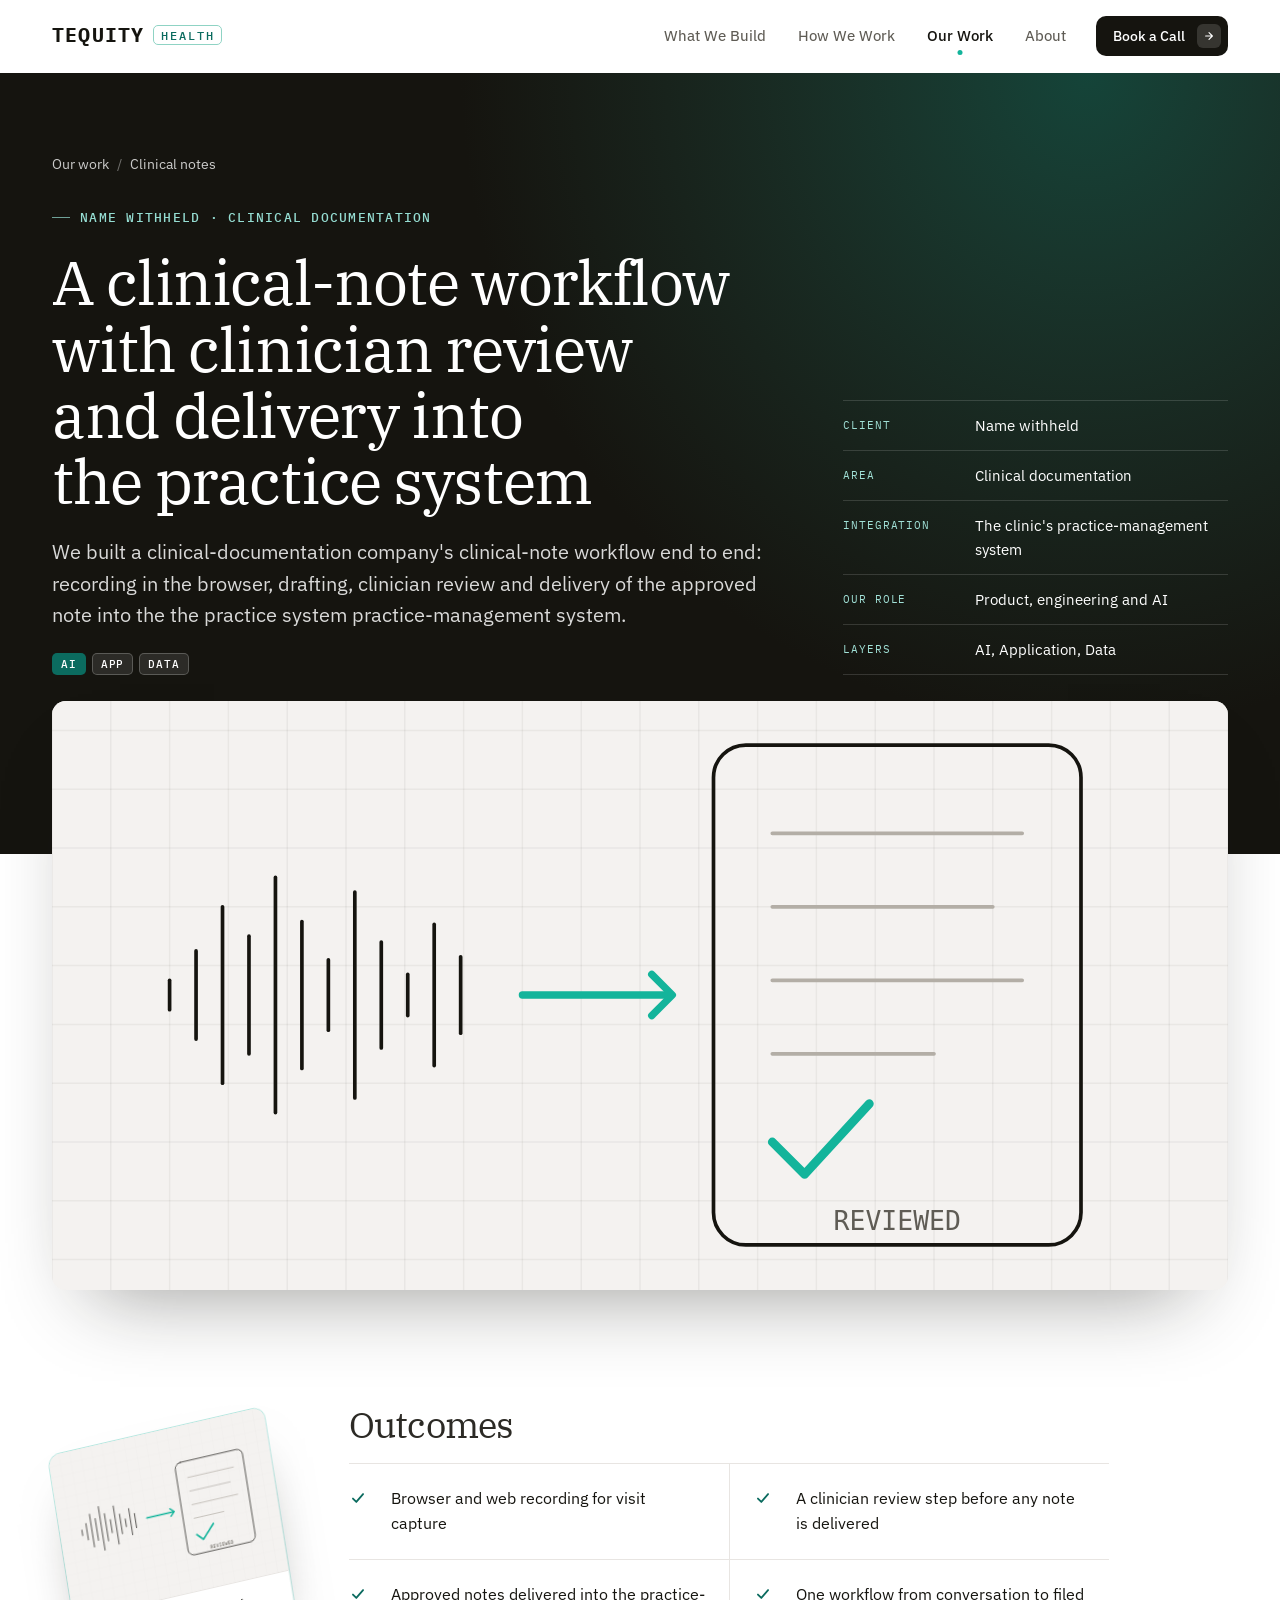
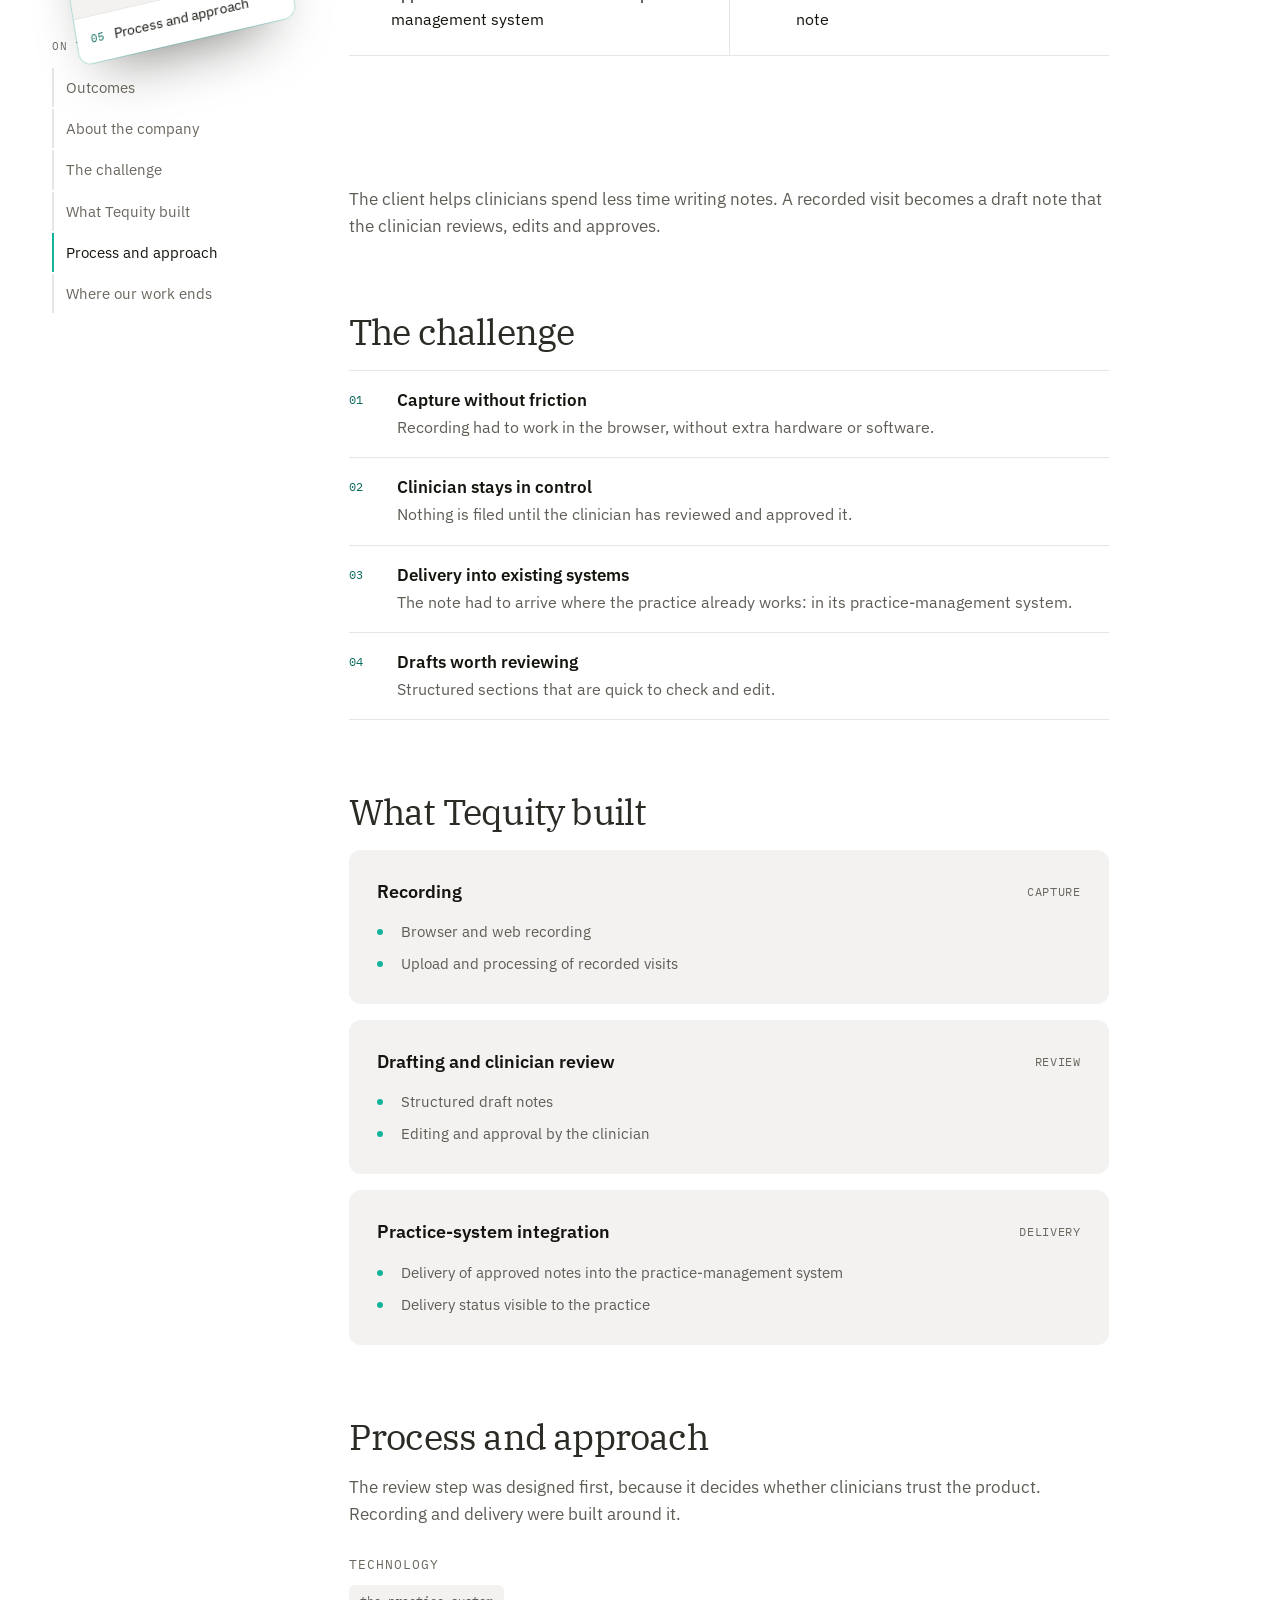
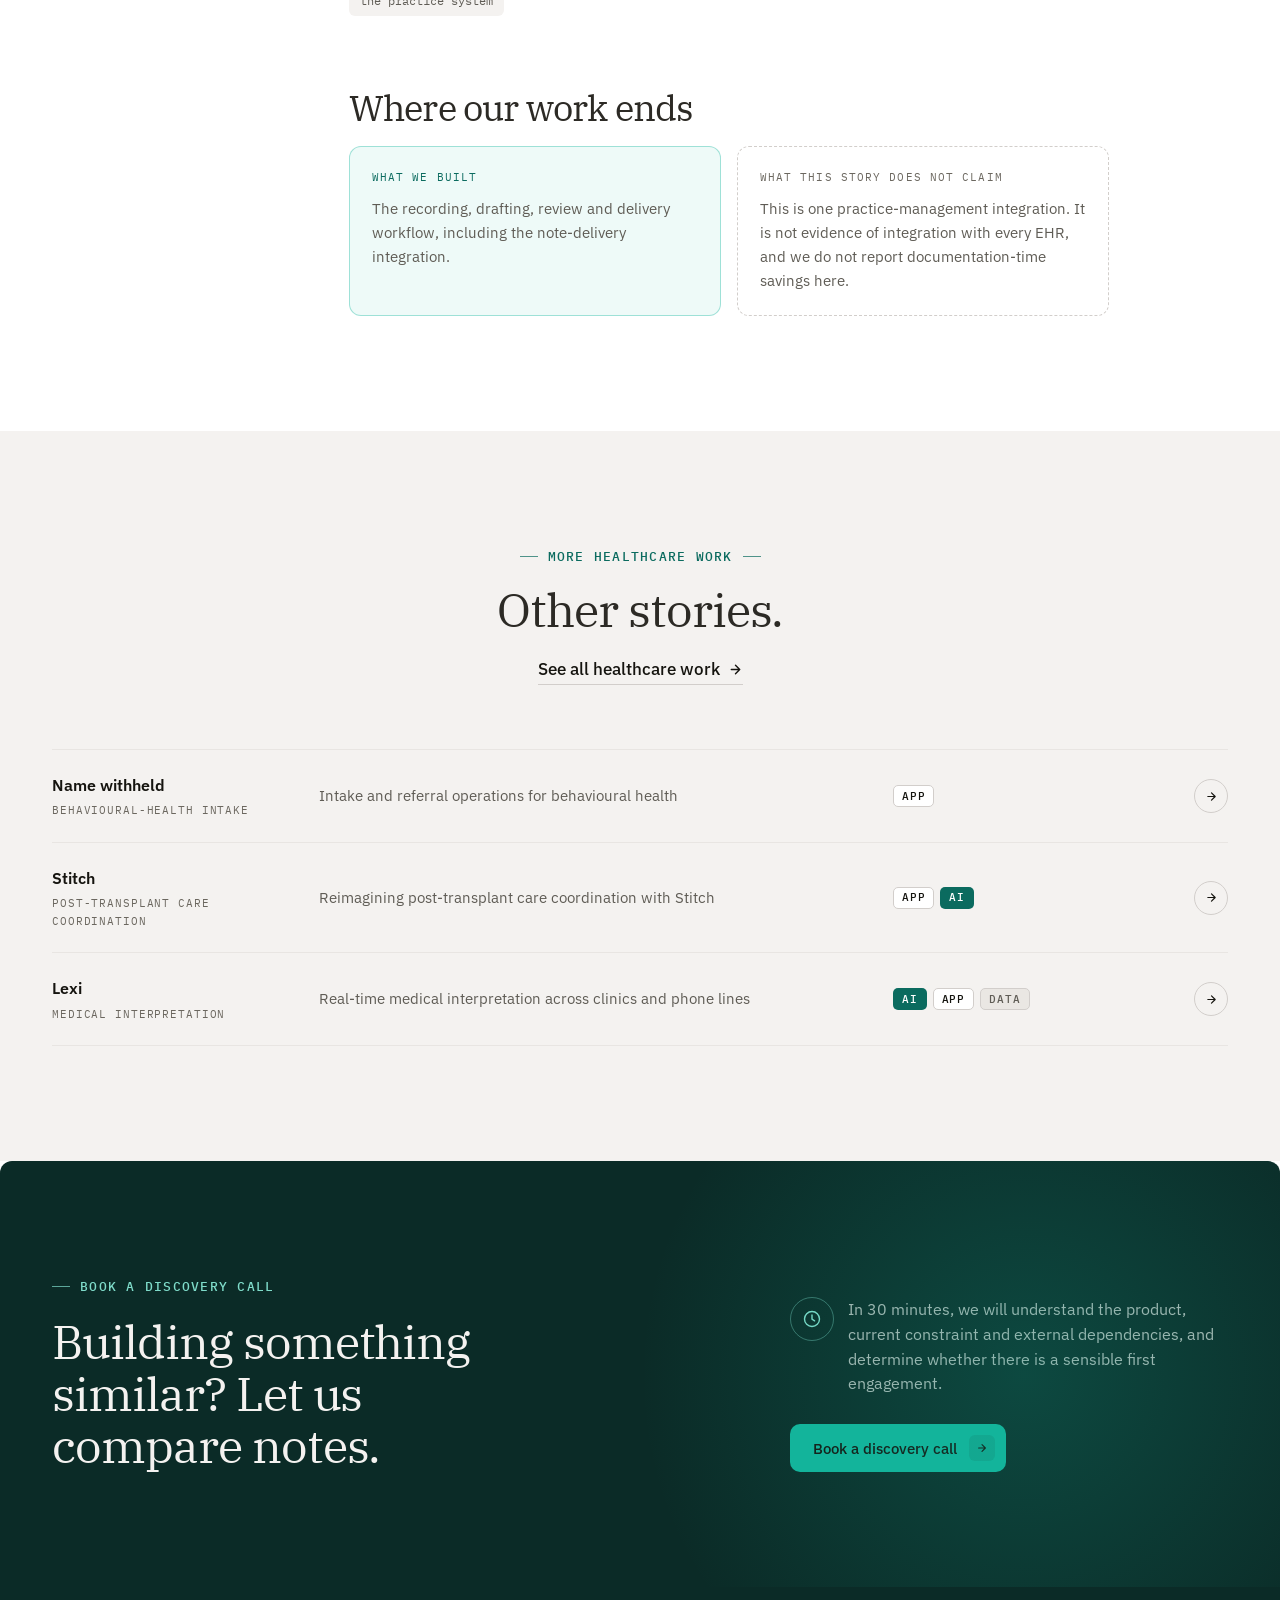
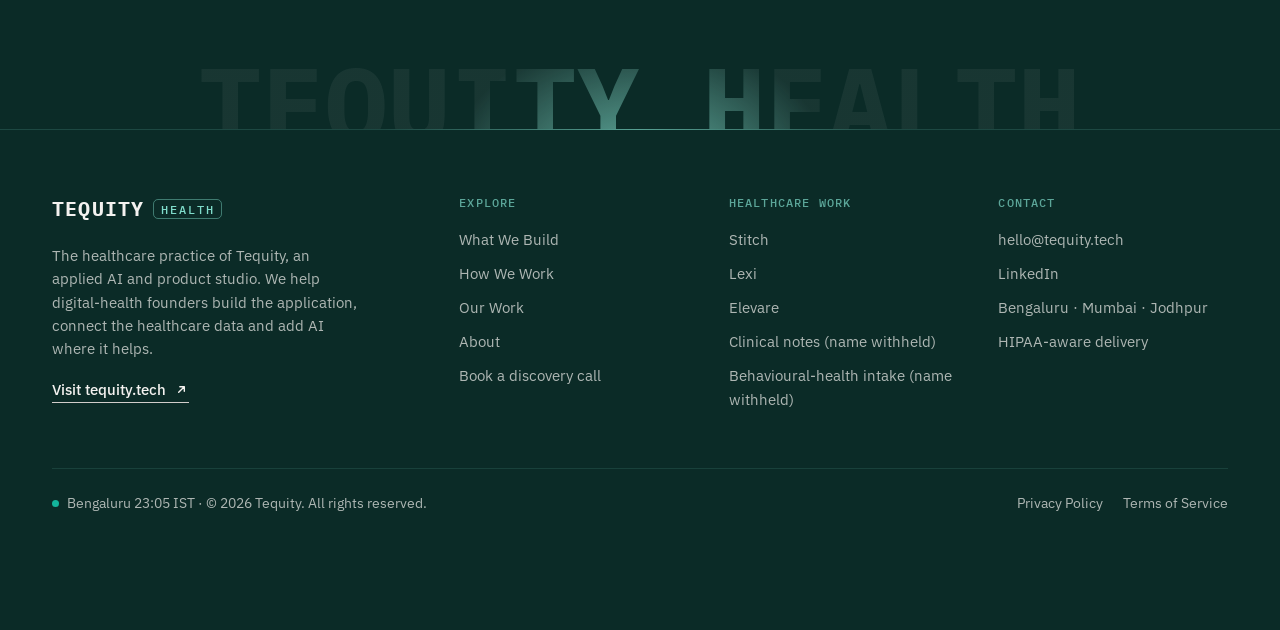
<file: work/clinical-notes.html>
<!doctype html>
<html lang="en">
<head>
  <meta charset="utf-8">
  <meta name="viewport" content="width=device-width, initial-scale=1, viewport-fit=cover">
  <meta name="robots" content="noindex, nofollow">
  <title>Clinical documentation (name withheld) | Tequity Health</title>
  <meta name="description" content="How Tequity built a clinical-note workflow for a clinical-documentation company: browser recording, drafting, clinician review and delivery of approved notes into the practice-management system.">
  <meta name="theme-color" content="#FFFFFF">
  <meta property="og:title" content="A clinical-note workflow with clinician review and delivery into the practice system | Tequity Health">
  <meta property="og:description" content="How Tequity built a clinical-note workflow for a clinical-documentation company: browser recording, drafting, clinician review and delivery of approved notes into the practice-management system.">
  <link rel="icon" href="../favicon.svg" type="image/svg+xml">
  <link rel="preconnect" href="https://fonts.googleapis.com">
  <link rel="preconnect" href="https://fonts.gstatic.com" crossorigin>
  <link rel="stylesheet" href="https://fonts.googleapis.com/css2?family=IBM+Plex+Mono:wght@400;500;600;700&family=IBM+Plex+Sans:wght@400;500;600;700&family=IBM+Plex+Serif:ital,wght@0,300;0,400;0,500;1,400&display=swap">
  <link rel="stylesheet" href="../assets/css/site.css">
  <script>document.documentElement.classList.add('js');try{var h=location.hash,m=localStorage.getItem('th-motion')==='1'||/[?&]motion=1/.test(location.search)||h==='#motion';if((!sessionStorage.getItem('th-loaded')||/[?&]loader=1/.test(location.search)||h==='#loader')&&(m||!matchMedia('(prefers-reduced-motion: reduce)').matches))document.documentElement.classList.add('is-loading')}catch(e){}</script>
  <script src="../assets/js/site.js" defer></script>
</head>
<body>
<!-- header:start -->
<a class="skip-link" href="#main">Skip to content</a>
<header class="site-header">
  <div class="wrap header-inner">
    <a class="brand" href="../index.html" aria-label="Tequity Health home"><span class="brand-word">TEQUITY</span><span class="brand-sub">Health</span></a>
    <button class="menu-toggle" type="button" aria-expanded="false" aria-controls="site-nav" aria-label="Open menu"><span class="menu-toggle-bars"><i></i><i></i></span></button>
    <nav class="nav" id="site-nav" aria-label="Primary">
      <a href="../what-we-build.html">What We Build</a>
      <a href="../how-we-work.html">How We Work</a>
      <a href="../our-work.html" aria-current="page">Our Work</a>
      <a href="../about.html">About</a>
      <a class="btn btn--primary btn--sm" href="../contact.html">Book a Call <svg viewBox="0 0 16 16" fill="none" aria-hidden="true"><path d="M3.5 8h9m0 0L8 3.5M12.5 8L8 12.5" stroke="currentColor" stroke-width="1.5" stroke-linecap="round" stroke-linejoin="round"/></svg></a>
    </nav>
  </div>
</header>
<!-- header:end -->

<main id="main" class="cs-themed client-withheld">

  <section class="cs-hero">
    <div class="wrap">
      <div class="cs-top">
        <nav class="crumbs reveal" aria-label="Breadcrumb"><a href="../our-work.html">Our work</a><span aria-hidden="true">/</span><span aria-current="page">Clinical notes</span></nav>
      </div>
      <div class="cs-hero-grid">
        <div data-verify="Name withheld at the client's request. Confirm the details with the account lead before launch.">
          <span class="eyebrow reveal">Name withheld &middot; Clinical documentation</span>
          <h1 class="h1 reveal" style="--i:1">A clinical-note workflow with clinician review and delivery into the practice system</h1>
          <p class="lede reveal" style="--i:2">We built a clinical-documentation company&#x27;s clinical-note workflow end to end: recording in the browser, drafting, clinician review and delivery of the approved note into the the practice system practice-management system.</p>
          <div class="tag-row reveal" style="--i:3"><span class="layer-tag layer-ai">AI</span><span class="layer-tag layer-app">App</span><span class="layer-tag layer-data">Data</span></div>
        </div>
        <dl class="facts reveal" style="--i:2">
            <div><dt>Client</dt><dd>Name withheld</dd></div>
            <div><dt>Area</dt><dd>Clinical documentation</dd></div>
            <div><dt>Integration</dt><dd>The clinic&#x27;s practice-management system</dd></div>
            <div><dt>Our role</dt><dd>Product, engineering and AI</dd></div>
            <div><dt>Layers</dt><dd>AI, Application, Data</dd></div>
        </dl>
      </div>
    </div>
  </section>

  <div class="wrap">
    <div class="cs-visual cs-visual--img reveal"><img src="../assets/img/uc-notes.svg" alt="Illustration: a recorded visit becomes a reviewed note" width="1400" height="1050" decoding="async"></div>
  </div>

  <section class="section">
    <div class="wrap cs-body">
      <aside class="follow" data-follow>
        <div class="follow-card" data-follow-card aria-hidden="true">
          <div class="follow-media"><img src="../assets/img/uc-notes.svg" alt="" loading="lazy" decoding="async"></div>
          <div class="follow-cap"><span class="mono" data-follow-n>01</span><span data-follow-t>Outcomes</span></div>
        </div>
      <nav class="toc" aria-label="On this page">
        <span class="mono">On this page</span>
        <a href="#outcomes">Outcomes</a>
        <a href="#about">About the company</a>
        <a href="#challenge">The challenge</a>
        <a href="#solution">What Tequity built</a>
        <a href="#approach">Process and approach</a>
        <a href="#scope">Where our work ends</a>
      </nav>
      </aside>
      <div class="cs-content">
        <section class="cs-section" id="outcomes" aria-labelledby="outcomes-h">
          <h2 class="h2 reveal" id="outcomes-h">Outcomes</h2>
          <ul class="outcomes reveal">
            <li class="outcome"><svg viewBox="0 0 16 16" fill="none" aria-hidden="true"><path d="M3.5 8.5l3 3 6-7" stroke="currentColor" stroke-width="1.6" stroke-linecap="round" stroke-linejoin="round"/></svg><span>Browser and web recording for visit capture</span></li>
            <li class="outcome"><svg viewBox="0 0 16 16" fill="none" aria-hidden="true"><path d="M3.5 8.5l3 3 6-7" stroke="currentColor" stroke-width="1.6" stroke-linecap="round" stroke-linejoin="round"/></svg><span>A clinician review step before any note is delivered</span></li>
            <li class="outcome"><svg viewBox="0 0 16 16" fill="none" aria-hidden="true"><path d="M3.5 8.5l3 3 6-7" stroke="currentColor" stroke-width="1.6" stroke-linecap="round" stroke-linejoin="round"/></svg><span>Approved notes delivered into the practice-management system</span></li>
            <li class="outcome"><svg viewBox="0 0 16 16" fill="none" aria-hidden="true"><path d="M3.5 8.5l3 3 6-7" stroke="currentColor" stroke-width="1.6" stroke-linecap="round" stroke-linejoin="round"/></svg><span>One workflow from conversation to filed note</span></li>
          </ul>
        </section>

        <section class="cs-section" id="about" aria-labelledby="about-h">
          <h2 class="h2 reveal" id="about-h">About the company</h2>
          <p class="body">The client helps clinicians spend less time writing notes. A recorded visit becomes a draft note that the clinician reviews, edits and approves.</p>
        </section>

        <section class="cs-section" id="challenge" aria-labelledby="challenge-h">
          <h2 class="h2 reveal" id="challenge-h">The challenge</h2>
          <ol class="challenges reveal">
            <li><span class="mono">01</span><div><b>Capture without friction</b><span>Recording had to work in the browser, without extra hardware or software.</span></div></li>
            <li><span class="mono">02</span><div><b>Clinician stays in control</b><span>Nothing is filed until the clinician has reviewed and approved it.</span></div></li>
            <li><span class="mono">03</span><div><b>Delivery into existing systems</b><span>The note had to arrive where the practice already works: in its practice-management system.</span></div></li>
            <li><span class="mono">04</span><div><b>Drafts worth reviewing</b><span>Structured sections that are quick to check and edit.</span></div></li>
          </ol>
        </section>

        <section class="cs-section" id="solution" aria-labelledby="solution-h">
          <h2 class="h2 reveal" id="solution-h">What Tequity built</h2>
          <div class="phases reveal">
            <div class="phase"><div class="phase-h"><b>Recording</b><span class="mono">Capture</span></div><ul><li>Browser and web recording</li><li>Upload and processing of recorded visits</li></ul></div>
            <div class="phase"><div class="phase-h"><b>Drafting and clinician review</b><span class="mono">Review</span></div><ul><li>Structured draft notes</li><li>Editing and approval by the clinician</li></ul></div>
            <div class="phase"><div class="phase-h"><b>Practice-system integration</b><span class="mono">Delivery</span></div><ul><li>Delivery of approved notes into the practice-management system</li><li>Delivery status visible to the practice</li></ul></div>
          </div>
        </section>

        <section class="cs-section" id="approach" aria-labelledby="approach-h">
          <h2 class="h2 reveal" id="approach-h">Process and approach</h2>
          <p class="body reveal">The review step was designed first, because it decides whether clinicians trust the product. Recording and delivery were built around it.</p>
          <div style="display:grid;gap:10px;margin-top:8px"><span class="mono xsmall muted" style="letter-spacing:.08em;text-transform:uppercase">Technology</span><div class="stack-mini"><span>the practice system</span></div></div>
        </section>

        <section class="cs-section" id="scope" aria-labelledby="scope-h">
          <h2 class="h2 reveal" id="scope-h">Where our work ends</h2>
          <div class="scope reveal">
            <div class="did"><span class="mono">What we built</span><p>The recording, drafting, review and delivery workflow, including the note-delivery integration.</p></div>
            <div class="not"><span class="mono">What this story does not claim</span><p>This is one practice-management integration. It is not evidence of integration with every EHR, and we do not report documentation-time savings here.</p></div>
          </div>
        </section>
      </div>
    </div>
  </section>

  <section class="section section--alt" aria-labelledby="more-title">
    <div class="wrap">
      <div class="section-head section-head--split">
        <div style="display:grid;gap:18px">
          <span class="eyebrow reveal">More healthcare work</span>
          <h2 class="h2 reveal" style="--i:1" id="more-title">Other stories.</h2>
        </div>
        <a class="link reveal" style="--i:2;justify-self:start" href="../our-work.html">See all healthcare work <svg viewBox="0 0 16 16" fill="none" aria-hidden="true"><path d="M3.5 8h9m0 0L8 3.5M12.5 8L8 12.5" stroke="currentColor" stroke-width="1.5" stroke-linecap="round" stroke-linejoin="round"/></svg></a>
      </div>
      <div class="more-list reveal">
        <a class="more-item client-withheld" href="behavioural-health-intake.html">
          <div><b>Name withheld</b><span class="area">Behavioural-health intake</span></div>
          <p>Intake and referral operations for behavioural health</p>
          <span class="tag-row"><span class="layer-tag layer-app">App</span></span>
          <span class="arrow" aria-hidden="true"><svg viewBox="0 0 16 16" fill="none"><path d="M3.5 8h9m0 0L8 3.5M12.5 8L8 12.5" stroke="currentColor" stroke-width="1.5" stroke-linecap="round" stroke-linejoin="round"/></svg></span>
        </a>
        <a class="more-item client-stitch" href="stitch.html">
          <div><b>Stitch</b><span class="area">Post-transplant care coordination</span></div>
          <p>Reimagining post-transplant care coordination with Stitch</p>
          <span class="tag-row"><span class="layer-tag layer-app">App</span><span class="layer-tag layer-ai">AI</span></span>
          <span class="arrow" aria-hidden="true"><svg viewBox="0 0 16 16" fill="none"><path d="M3.5 8h9m0 0L8 3.5M12.5 8L8 12.5" stroke="currentColor" stroke-width="1.5" stroke-linecap="round" stroke-linejoin="round"/></svg></span>
        </a>
        <a class="more-item client-lexi" href="lexi.html">
          <div><b>Lexi</b><span class="area">Medical interpretation</span></div>
          <p>Real-time medical interpretation across clinics and phone lines</p>
          <span class="tag-row"><span class="layer-tag layer-ai">AI</span><span class="layer-tag layer-app">App</span><span class="layer-tag layer-data">Data</span></span>
          <span class="arrow" aria-hidden="true"><svg viewBox="0 0 16 16" fill="none"><path d="M3.5 8h9m0 0L8 3.5M12.5 8L8 12.5" stroke="currentColor" stroke-width="1.5" stroke-linecap="round" stroke-linejoin="round"/></svg></span>
        </a>
      </div>
    </div>
  </section>

  <section class="section section--dark cta" aria-labelledby="cta-title">
    <div class="wrap cta-inner">
      <div style="display:grid;gap:20px">
        <span class="eyebrow reveal">Book a discovery call</span>
        <h2 class="h2 reveal" style="--i:1" id="cta-title">Building something similar? Let us compare notes.</h2>
      </div>
      <div class="cta-side reveal" style="--i:2">
        <div class="cta-promise">
          <span class="clock"><svg viewBox="0 0 20 20" fill="none" aria-hidden="true"><circle cx="10" cy="10" r="7.5" stroke="currentColor" stroke-width="1.4"/><path d="M10 6v4.2l2.6 1.6" stroke="currentColor" stroke-width="1.4" stroke-linecap="round" stroke-linejoin="round"/></svg></span>
          <p>In 30 minutes, we will understand the product, current constraint and external dependencies, and determine whether there is a sensible first engagement.</p>
        </div>
        <div class="btn-row">
          <a class="btn btn--light" href="../contact.html">Book a discovery call <svg viewBox="0 0 16 16" fill="none" aria-hidden="true"><path d="M3.5 8h9m0 0L8 3.5M12.5 8L8 12.5" stroke="currentColor" stroke-width="1.5" stroke-linecap="round" stroke-linejoin="round"/></svg></a>
        </div>
      </div>
    </div>
  </section>

</main>

<!-- footer:start -->
<footer class="site-footer">
  <div class="wrap"><div class="f-big" aria-hidden="true" data-fbig>TEQUITY HEALTH</div></div>
  <div class="f-panel">
  <div class="wrap">
    <div class="footer-grid">
      <div class="footer-brand">
        <a class="brand" href="../index.html" aria-label="Tequity Health home"><span class="brand-word">TEQUITY</span><span class="brand-sub">Health</span></a>
        <p>The healthcare practice of Tequity, an applied AI and product studio. We help digital-health founders build the application, connect the healthcare data and add AI where it helps.</p>
        <a class="link" href="https://tequity.tech" rel="noopener">Visit tequity.tech <svg viewBox="0 0 16 16" fill="none" aria-hidden="true"><path d="M5 11L11 5M11 5H6.2M11 5v4.8" stroke="currentColor" stroke-width="1.5" stroke-linecap="round" stroke-linejoin="round"/></svg></a>
      </div>
      <div class="footer-col">
        <h4>Explore</h4>
        <ul>
          <li><a href="../what-we-build.html">What We Build</a></li>
          <li><a href="../how-we-work.html">How We Work</a></li>
          <li><a href="../our-work.html">Our Work</a></li>
          <li><a href="../about.html">About</a></li>
          <li><a href="../contact.html">Book a discovery call</a></li>
        </ul>
      </div>
      <div class="footer-col">
        <h4>Healthcare work</h4>
        <ul>
          <li><a href="../work/stitch.html">Stitch</a></li>
          <li><a href="../work/lexi.html">Lexi</a></li>
          <li><a href="../work/elevare.html">Elevare</a></li>
          <li><a href="../work/clinical-notes.html">Clinical notes (name withheld)</a></li>
          <li><a href="../work/behavioural-health-intake.html">Behavioural-health intake (name withheld)</a></li>
        </ul>
      </div>
      <div class="footer-col">
        <h4>Contact</h4>
        <ul>
          <li><a href="mailto:hello@tequity.tech" data-verify="Contact inbox: keep hello@tequity.tech or set up a tequity.health address.">hello@tequity.tech</a></li>
          <li><a href="https://in.linkedin.com/company/tequitytech" rel="noopener">LinkedIn</a></li>
          <li>Bengaluru &middot; Mumbai &middot; Jodhpur</li>
          <li>HIPAA-aware delivery</li>
        </ul>
      </div>
    </div>
    <div class="footer-bottom">
      <span><i class="live-dot" aria-hidden="true"></i>Bengaluru <span data-clock>&nbsp;</span> &middot; &copy; <span data-year>2026</span> Tequity. All rights reserved.</span>
      <nav aria-label="Legal"><a href="https://tequity.tech/privacy-policy" rel="noopener">Privacy Policy</a><a href="https://tequity.tech/terms-of-service" rel="noopener">Terms of Service</a></nav>
    </div>
  </div>
  </div>
</footer>
<!-- footer:end -->
</body>
</html>
</file>
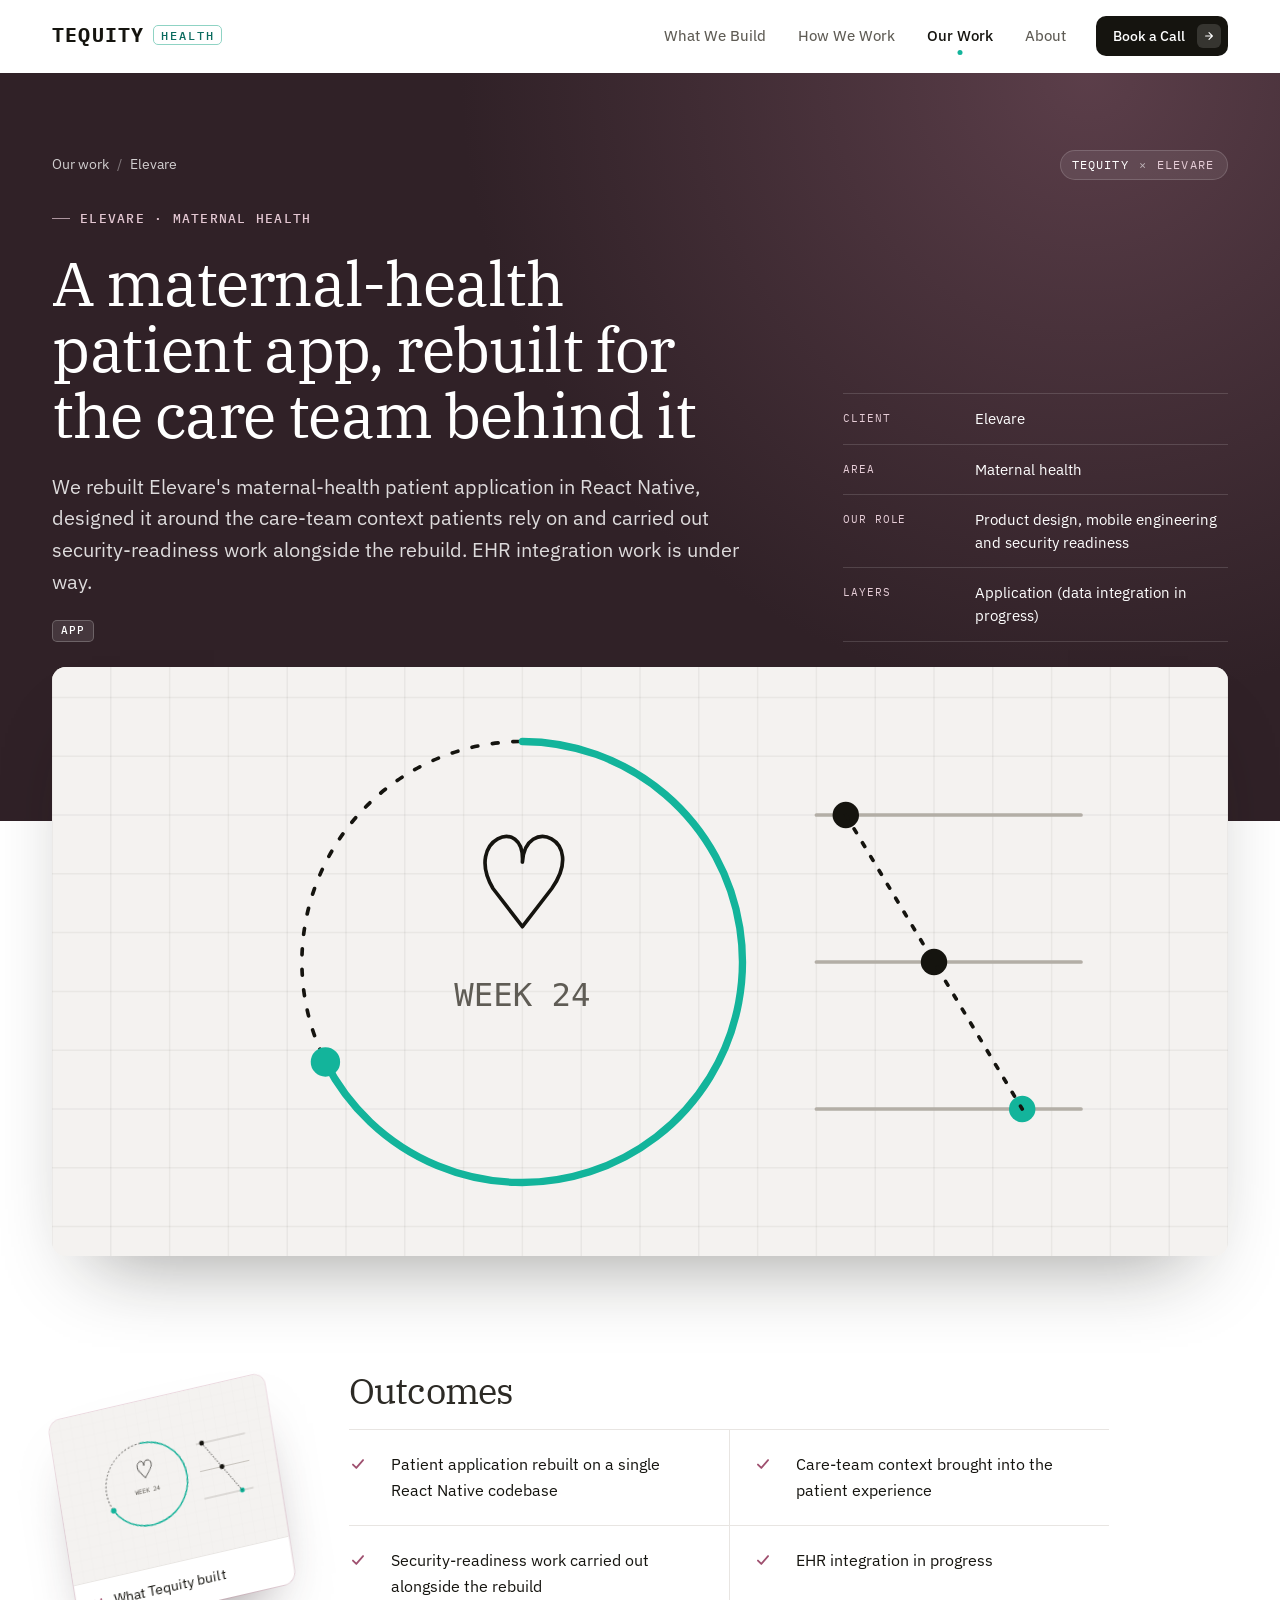
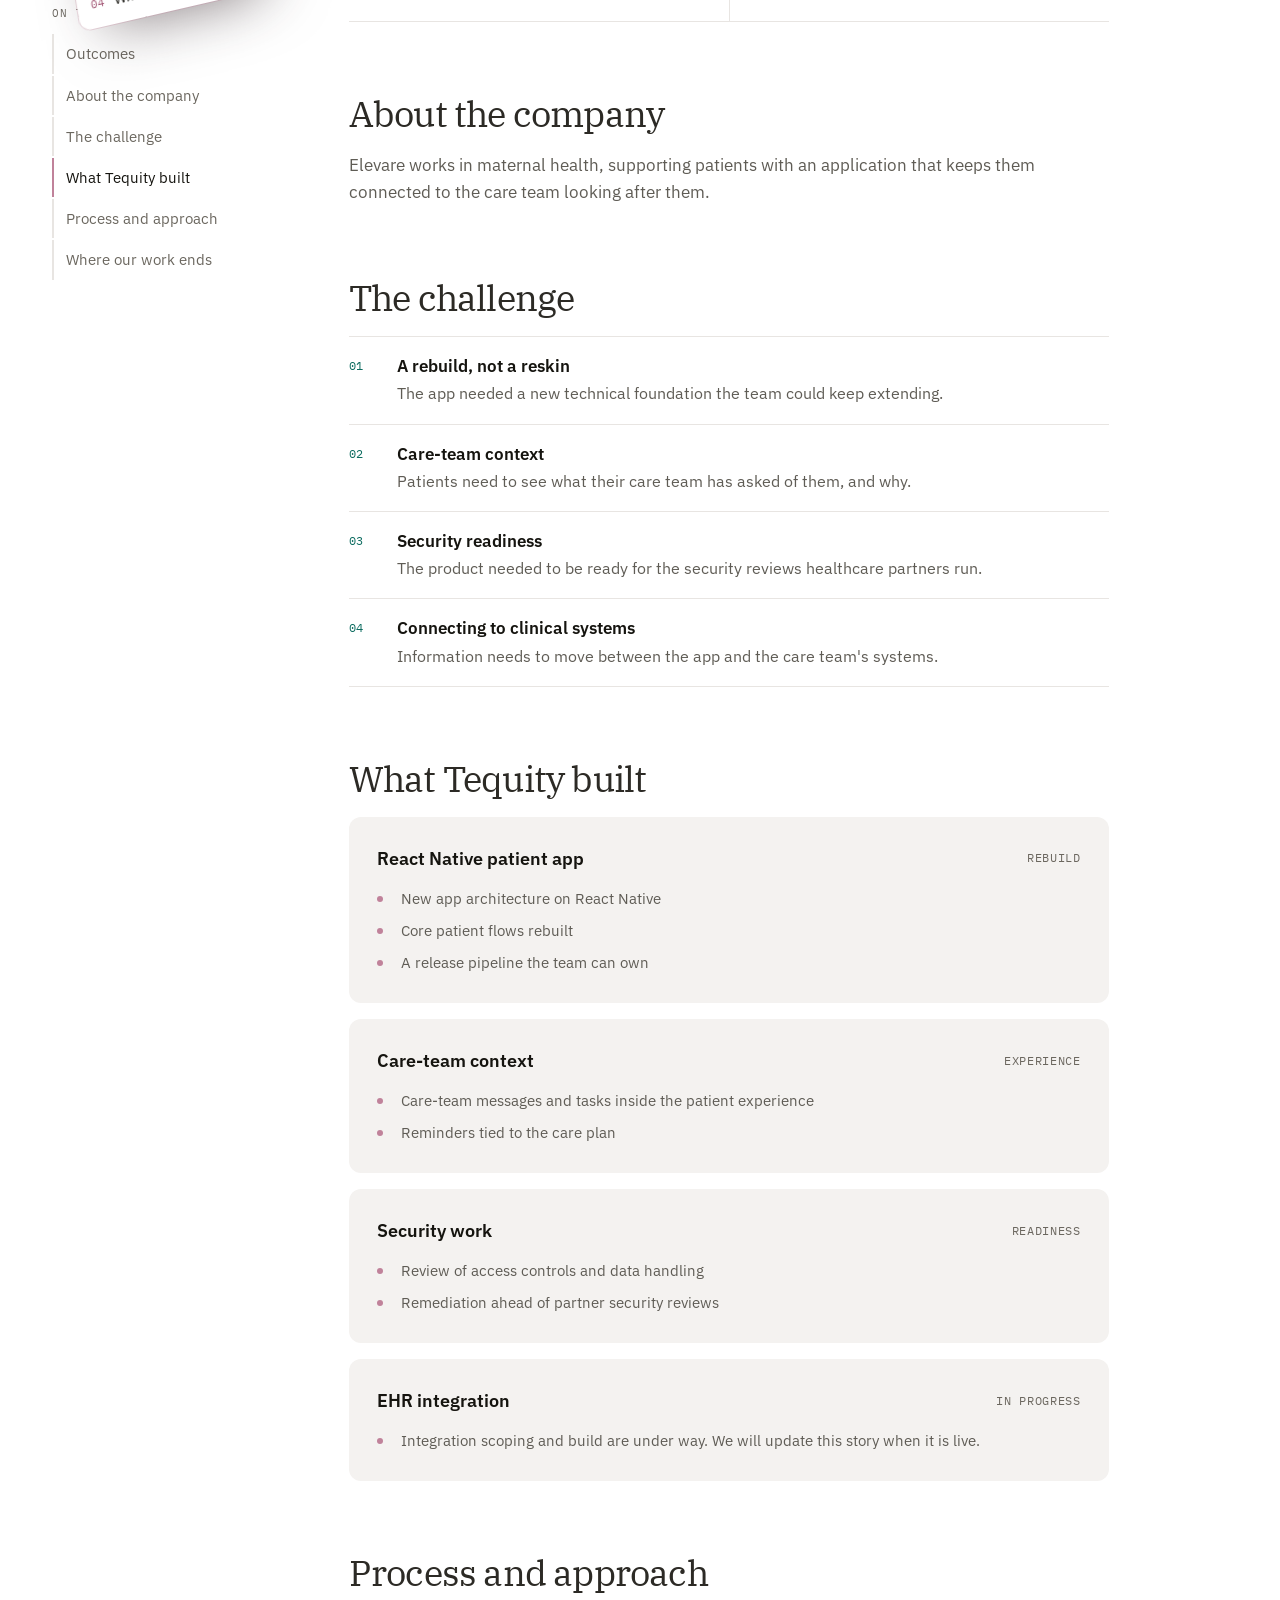
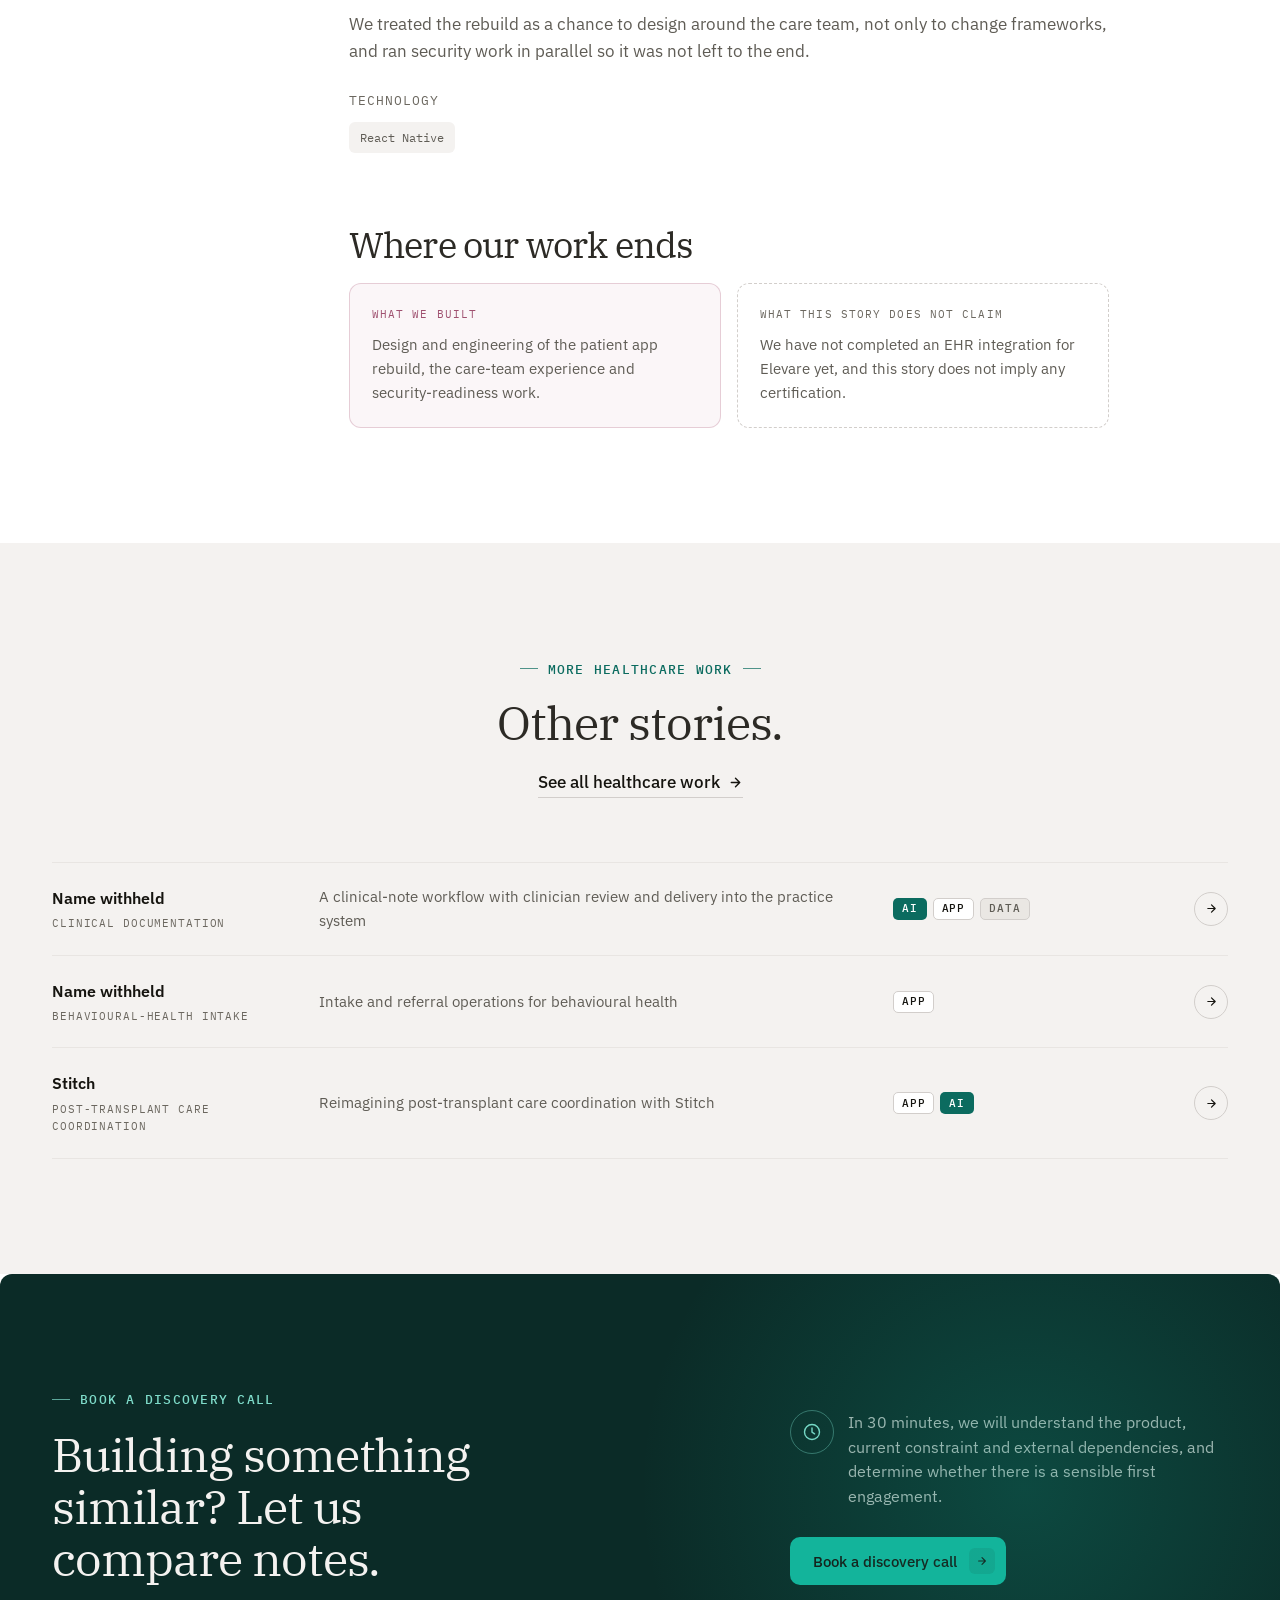
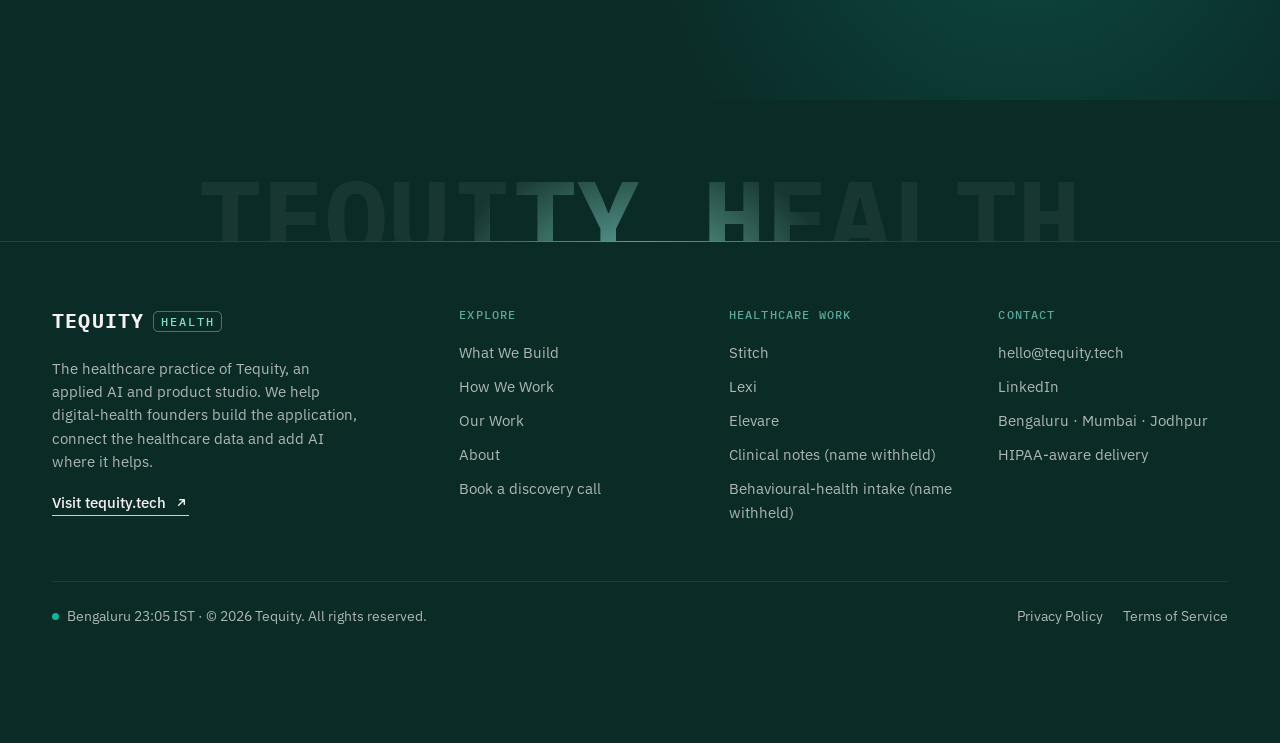
<file: work/elevare.html>
<!doctype html>
<html lang="en">
<head>
  <meta charset="utf-8">
  <meta name="viewport" content="width=device-width, initial-scale=1, viewport-fit=cover">
  <meta name="robots" content="noindex, nofollow">
  <title>Elevare | Tequity Health</title>
  <meta name="description" content="How Tequity rebuilt Elevare&#x27;s maternal-health patient application in React Native, with care-team context and security-readiness work.">
  <meta name="theme-color" content="#FFFFFF">
  <meta property="og:title" content="A maternal-health patient app, rebuilt for the care team behind it | Tequity Health">
  <meta property="og:description" content="How Tequity rebuilt Elevare&#x27;s maternal-health patient application in React Native, with care-team context and security-readiness work.">
  <link rel="icon" href="../favicon.svg" type="image/svg+xml">
  <link rel="preconnect" href="https://fonts.googleapis.com">
  <link rel="preconnect" href="https://fonts.gstatic.com" crossorigin>
  <link rel="stylesheet" href="https://fonts.googleapis.com/css2?family=IBM+Plex+Mono:wght@400;500;600;700&family=IBM+Plex+Sans:wght@400;500;600;700&family=IBM+Plex+Serif:ital,wght@0,300;0,400;0,500;1,400&display=swap">
  <link rel="stylesheet" href="../assets/css/site.css">
  <script>document.documentElement.classList.add('js');try{var h=location.hash,m=localStorage.getItem('th-motion')==='1'||/[?&]motion=1/.test(location.search)||h==='#motion';if((!sessionStorage.getItem('th-loaded')||/[?&]loader=1/.test(location.search)||h==='#loader')&&(m||!matchMedia('(prefers-reduced-motion: reduce)').matches))document.documentElement.classList.add('is-loading')}catch(e){}</script>
  <script src="../assets/js/site.js" defer></script>
</head>
<body>
<!-- header:start -->
<a class="skip-link" href="#main">Skip to content</a>
<header class="site-header">
  <div class="wrap header-inner">
    <a class="brand" href="../index.html" aria-label="Tequity Health home"><span class="brand-word">TEQUITY</span><span class="brand-sub">Health</span></a>
    <button class="menu-toggle" type="button" aria-expanded="false" aria-controls="site-nav" aria-label="Open menu"><span class="menu-toggle-bars"><i></i><i></i></span></button>
    <nav class="nav" id="site-nav" aria-label="Primary">
      <a href="../what-we-build.html">What We Build</a>
      <a href="../how-we-work.html">How We Work</a>
      <a href="../our-work.html" aria-current="page">Our Work</a>
      <a href="../about.html">About</a>
      <a class="btn btn--primary btn--sm" href="../contact.html">Book a Call <svg viewBox="0 0 16 16" fill="none" aria-hidden="true"><path d="M3.5 8h9m0 0L8 3.5M12.5 8L8 12.5" stroke="currentColor" stroke-width="1.5" stroke-linecap="round" stroke-linejoin="round"/></svg></a>
    </nav>
  </div>
</header>
<!-- header:end -->

<main id="main" class="cs-themed client-elevare">

  <section class="cs-hero">
    <div class="wrap">
      <div class="cs-top">
        <nav class="crumbs reveal" aria-label="Breadcrumb"><a href="../our-work.html">Our work</a><span aria-hidden="true">/</span><span aria-current="page">Elevare</span></nav>
        <p class="collab reveal" data-verify="Elevare colour #C0829A is sampled from the product image, not the official brand palette. Confirm or replace it under 'client colours' in site.css."><span>Tequity</span><i aria-hidden="true">&times;</i><span class="sr-only">with</span><span>Elevare</span></p>
      </div>
      <div class="cs-hero-grid">
        <div data-verify="Elevare: drafted from the brief. Confirm every detail with the account lead, permission to name the client, and that EHR integration is described only as in progress and no certification is implied.">
          <span class="eyebrow reveal">Elevare &middot; Maternal health</span>
          <h1 class="h1 reveal" style="--i:1">A maternal-health patient app, rebuilt for the care team behind it</h1>
          <p class="lede reveal" style="--i:2">We rebuilt Elevare&#x27;s maternal-health patient application in React Native, designed it around the care-team context patients rely on and carried out security-readiness work alongside the rebuild. EHR integration work is under way.</p>
          <div class="tag-row reveal" style="--i:3"><span class="layer-tag layer-app">App</span></div>
        </div>
        <dl class="facts reveal" style="--i:2">
            <div><dt>Client</dt><dd>Elevare</dd></div>
            <div><dt>Area</dt><dd>Maternal health</dd></div>
            <div><dt>Our role</dt><dd>Product design, mobile engineering and security readiness</dd></div>
            <div><dt>Layers</dt><dd>Application (data integration in progress)</dd></div>
        </dl>
      </div>
    </div>
  </section>

  <div class="wrap">
    <div class="cs-visual cs-visual--img reveal"><img src="../assets/img/uc-maternal.svg" alt="Illustration: a pregnancy-week ring with care-team check-ins" width="1400" height="1050" decoding="async"></div>
  </div>

  <section class="section">
    <div class="wrap cs-body">
      <aside class="follow" data-follow>
        <div class="follow-card" data-follow-card aria-hidden="true">
          <div class="follow-media"><img src="../assets/img/uc-maternal.svg" alt="" loading="lazy" decoding="async"></div>
          <div class="follow-cap"><span class="mono" data-follow-n>01</span><span data-follow-t>Outcomes</span></div>
        </div>
      <nav class="toc" aria-label="On this page">
        <span class="mono">On this page</span>
        <a href="#outcomes">Outcomes</a>
        <a href="#about">About the company</a>
        <a href="#challenge">The challenge</a>
        <a href="#solution">What Tequity built</a>
        <a href="#approach">Process and approach</a>
        <a href="#scope">Where our work ends</a>
      </nav>
      </aside>
      <div class="cs-content">
        <section class="cs-section" id="outcomes" aria-labelledby="outcomes-h">
          <h2 class="h2 reveal" id="outcomes-h">Outcomes</h2>
          <ul class="outcomes reveal">
            <li class="outcome"><svg viewBox="0 0 16 16" fill="none" aria-hidden="true"><path d="M3.5 8.5l3 3 6-7" stroke="currentColor" stroke-width="1.6" stroke-linecap="round" stroke-linejoin="round"/></svg><span>Patient application rebuilt on a single React Native codebase</span></li>
            <li class="outcome"><svg viewBox="0 0 16 16" fill="none" aria-hidden="true"><path d="M3.5 8.5l3 3 6-7" stroke="currentColor" stroke-width="1.6" stroke-linecap="round" stroke-linejoin="round"/></svg><span>Care-team context brought into the patient experience</span></li>
            <li class="outcome"><svg viewBox="0 0 16 16" fill="none" aria-hidden="true"><path d="M3.5 8.5l3 3 6-7" stroke="currentColor" stroke-width="1.6" stroke-linecap="round" stroke-linejoin="round"/></svg><span>Security-readiness work carried out alongside the rebuild</span></li>
            <li class="outcome"><svg viewBox="0 0 16 16" fill="none" aria-hidden="true"><path d="M3.5 8.5l3 3 6-7" stroke="currentColor" stroke-width="1.6" stroke-linecap="round" stroke-linejoin="round"/></svg><span>EHR integration in progress</span></li>
          </ul>
        </section>

        <section class="cs-section" id="about" aria-labelledby="about-h">
          <h2 class="h2 reveal" id="about-h">About the company</h2>
          <p class="body">Elevare works in maternal health, supporting patients with an application that keeps them connected to the care team looking after them.</p>
        </section>

        <section class="cs-section" id="challenge" aria-labelledby="challenge-h">
          <h2 class="h2 reveal" id="challenge-h">The challenge</h2>
          <ol class="challenges reveal">
            <li><span class="mono">01</span><div><b>A rebuild, not a reskin</b><span>The app needed a new technical foundation the team could keep extending.</span></div></li>
            <li><span class="mono">02</span><div><b>Care-team context</b><span>Patients need to see what their care team has asked of them, and why.</span></div></li>
            <li><span class="mono">03</span><div><b>Security readiness</b><span>The product needed to be ready for the security reviews healthcare partners run.</span></div></li>
            <li><span class="mono">04</span><div><b>Connecting to clinical systems</b><span>Information needs to move between the app and the care team&#x27;s systems.</span></div></li>
          </ol>
        </section>

        <section class="cs-section" id="solution" aria-labelledby="solution-h">
          <h2 class="h2 reveal" id="solution-h">What Tequity built</h2>
          <div class="phases reveal">
            <div class="phase"><div class="phase-h"><b>React Native patient app</b><span class="mono">Rebuild</span></div><ul><li>New app architecture on React Native</li><li>Core patient flows rebuilt</li><li>A release pipeline the team can own</li></ul></div>
            <div class="phase"><div class="phase-h"><b>Care-team context</b><span class="mono">Experience</span></div><ul><li>Care-team messages and tasks inside the patient experience</li><li>Reminders tied to the care plan</li></ul></div>
            <div class="phase"><div class="phase-h"><b>Security work</b><span class="mono">Readiness</span></div><ul><li>Review of access controls and data handling</li><li>Remediation ahead of partner security reviews</li></ul></div>
            <div class="phase"><div class="phase-h"><b>EHR integration</b><span class="mono">In progress</span></div><ul><li>Integration scoping and build are under way. We will update this story when it is live.</li></ul></div>
          </div>
        </section>

        <section class="cs-section" id="approach" aria-labelledby="approach-h">
          <h2 class="h2 reveal" id="approach-h">Process and approach</h2>
          <p class="body reveal">We treated the rebuild as a chance to design around the care team, not only to change frameworks, and ran security work in parallel so it was not left to the end.</p>
          <div style="display:grid;gap:10px;margin-top:8px"><span class="mono xsmall muted" style="letter-spacing:.08em;text-transform:uppercase">Technology</span><div class="stack-mini"><span>React Native</span></div></div>
        </section>

        <section class="cs-section" id="scope" aria-labelledby="scope-h">
          <h2 class="h2 reveal" id="scope-h">Where our work ends</h2>
          <div class="scope reveal">
            <div class="did"><span class="mono">What we built</span><p>Design and engineering of the patient app rebuild, the care-team experience and security-readiness work.</p></div>
            <div class="not"><span class="mono">What this story does not claim</span><p>We have not completed an EHR integration for Elevare yet, and this story does not imply any certification.</p></div>
          </div>
        </section>
      </div>
    </div>
  </section>

  <section class="section section--alt" aria-labelledby="more-title">
    <div class="wrap">
      <div class="section-head section-head--split">
        <div style="display:grid;gap:18px">
          <span class="eyebrow reveal">More healthcare work</span>
          <h2 class="h2 reveal" style="--i:1" id="more-title">Other stories.</h2>
        </div>
        <a class="link reveal" style="--i:2;justify-self:start" href="../our-work.html">See all healthcare work <svg viewBox="0 0 16 16" fill="none" aria-hidden="true"><path d="M3.5 8h9m0 0L8 3.5M12.5 8L8 12.5" stroke="currentColor" stroke-width="1.5" stroke-linecap="round" stroke-linejoin="round"/></svg></a>
      </div>
      <div class="more-list reveal">
        <a class="more-item client-withheld" href="clinical-notes.html">
          <div><b>Name withheld</b><span class="area">Clinical documentation</span></div>
          <p>A clinical-note workflow with clinician review and delivery into the practice system</p>
          <span class="tag-row"><span class="layer-tag layer-ai">AI</span><span class="layer-tag layer-app">App</span><span class="layer-tag layer-data">Data</span></span>
          <span class="arrow" aria-hidden="true"><svg viewBox="0 0 16 16" fill="none"><path d="M3.5 8h9m0 0L8 3.5M12.5 8L8 12.5" stroke="currentColor" stroke-width="1.5" stroke-linecap="round" stroke-linejoin="round"/></svg></span>
        </a>
        <a class="more-item client-withheld" href="behavioural-health-intake.html">
          <div><b>Name withheld</b><span class="area">Behavioural-health intake</span></div>
          <p>Intake and referral operations for behavioural health</p>
          <span class="tag-row"><span class="layer-tag layer-app">App</span></span>
          <span class="arrow" aria-hidden="true"><svg viewBox="0 0 16 16" fill="none"><path d="M3.5 8h9m0 0L8 3.5M12.5 8L8 12.5" stroke="currentColor" stroke-width="1.5" stroke-linecap="round" stroke-linejoin="round"/></svg></span>
        </a>
        <a class="more-item client-stitch" href="stitch.html">
          <div><b>Stitch</b><span class="area">Post-transplant care coordination</span></div>
          <p>Reimagining post-transplant care coordination with Stitch</p>
          <span class="tag-row"><span class="layer-tag layer-app">App</span><span class="layer-tag layer-ai">AI</span></span>
          <span class="arrow" aria-hidden="true"><svg viewBox="0 0 16 16" fill="none"><path d="M3.5 8h9m0 0L8 3.5M12.5 8L8 12.5" stroke="currentColor" stroke-width="1.5" stroke-linecap="round" stroke-linejoin="round"/></svg></span>
        </a>
      </div>
    </div>
  </section>

  <section class="section section--dark cta" aria-labelledby="cta-title">
    <div class="wrap cta-inner">
      <div style="display:grid;gap:20px">
        <span class="eyebrow reveal">Book a discovery call</span>
        <h2 class="h2 reveal" style="--i:1" id="cta-title">Building something similar? Let us compare notes.</h2>
      </div>
      <div class="cta-side reveal" style="--i:2">
        <div class="cta-promise">
          <span class="clock"><svg viewBox="0 0 20 20" fill="none" aria-hidden="true"><circle cx="10" cy="10" r="7.5" stroke="currentColor" stroke-width="1.4"/><path d="M10 6v4.2l2.6 1.6" stroke="currentColor" stroke-width="1.4" stroke-linecap="round" stroke-linejoin="round"/></svg></span>
          <p>In 30 minutes, we will understand the product, current constraint and external dependencies, and determine whether there is a sensible first engagement.</p>
        </div>
        <div class="btn-row">
          <a class="btn btn--light" href="../contact.html">Book a discovery call <svg viewBox="0 0 16 16" fill="none" aria-hidden="true"><path d="M3.5 8h9m0 0L8 3.5M12.5 8L8 12.5" stroke="currentColor" stroke-width="1.5" stroke-linecap="round" stroke-linejoin="round"/></svg></a>
        </div>
      </div>
    </div>
  </section>

</main>

<!-- footer:start -->
<footer class="site-footer">
  <div class="wrap"><div class="f-big" aria-hidden="true" data-fbig>TEQUITY HEALTH</div></div>
  <div class="f-panel">
  <div class="wrap">
    <div class="footer-grid">
      <div class="footer-brand">
        <a class="brand" href="../index.html" aria-label="Tequity Health home"><span class="brand-word">TEQUITY</span><span class="brand-sub">Health</span></a>
        <p>The healthcare practice of Tequity, an applied AI and product studio. We help digital-health founders build the application, connect the healthcare data and add AI where it helps.</p>
        <a class="link" href="https://tequity.tech" rel="noopener">Visit tequity.tech <svg viewBox="0 0 16 16" fill="none" aria-hidden="true"><path d="M5 11L11 5M11 5H6.2M11 5v4.8" stroke="currentColor" stroke-width="1.5" stroke-linecap="round" stroke-linejoin="round"/></svg></a>
      </div>
      <div class="footer-col">
        <h4>Explore</h4>
        <ul>
          <li><a href="../what-we-build.html">What We Build</a></li>
          <li><a href="../how-we-work.html">How We Work</a></li>
          <li><a href="../our-work.html">Our Work</a></li>
          <li><a href="../about.html">About</a></li>
          <li><a href="../contact.html">Book a discovery call</a></li>
        </ul>
      </div>
      <div class="footer-col">
        <h4>Healthcare work</h4>
        <ul>
          <li><a href="../work/stitch.html">Stitch</a></li>
          <li><a href="../work/lexi.html">Lexi</a></li>
          <li><a href="../work/elevare.html">Elevare</a></li>
          <li><a href="../work/clinical-notes.html">Clinical notes (name withheld)</a></li>
          <li><a href="../work/behavioural-health-intake.html">Behavioural-health intake (name withheld)</a></li>
        </ul>
      </div>
      <div class="footer-col">
        <h4>Contact</h4>
        <ul>
          <li><a href="mailto:hello@tequity.tech" data-verify="Contact inbox: keep hello@tequity.tech or set up a tequity.health address.">hello@tequity.tech</a></li>
          <li><a href="https://in.linkedin.com/company/tequitytech" rel="noopener">LinkedIn</a></li>
          <li>Bengaluru &middot; Mumbai &middot; Jodhpur</li>
          <li>HIPAA-aware delivery</li>
        </ul>
      </div>
    </div>
    <div class="footer-bottom">
      <span><i class="live-dot" aria-hidden="true"></i>Bengaluru <span data-clock>&nbsp;</span> &middot; &copy; <span data-year>2026</span> Tequity. All rights reserved.</span>
      <nav aria-label="Legal"><a href="https://tequity.tech/privacy-policy" rel="noopener">Privacy Policy</a><a href="https://tequity.tech/terms-of-service" rel="noopener">Terms of Service</a></nav>
    </div>
  </div>
  </div>
</footer>
<!-- footer:end -->
</body>
</html>
</file>
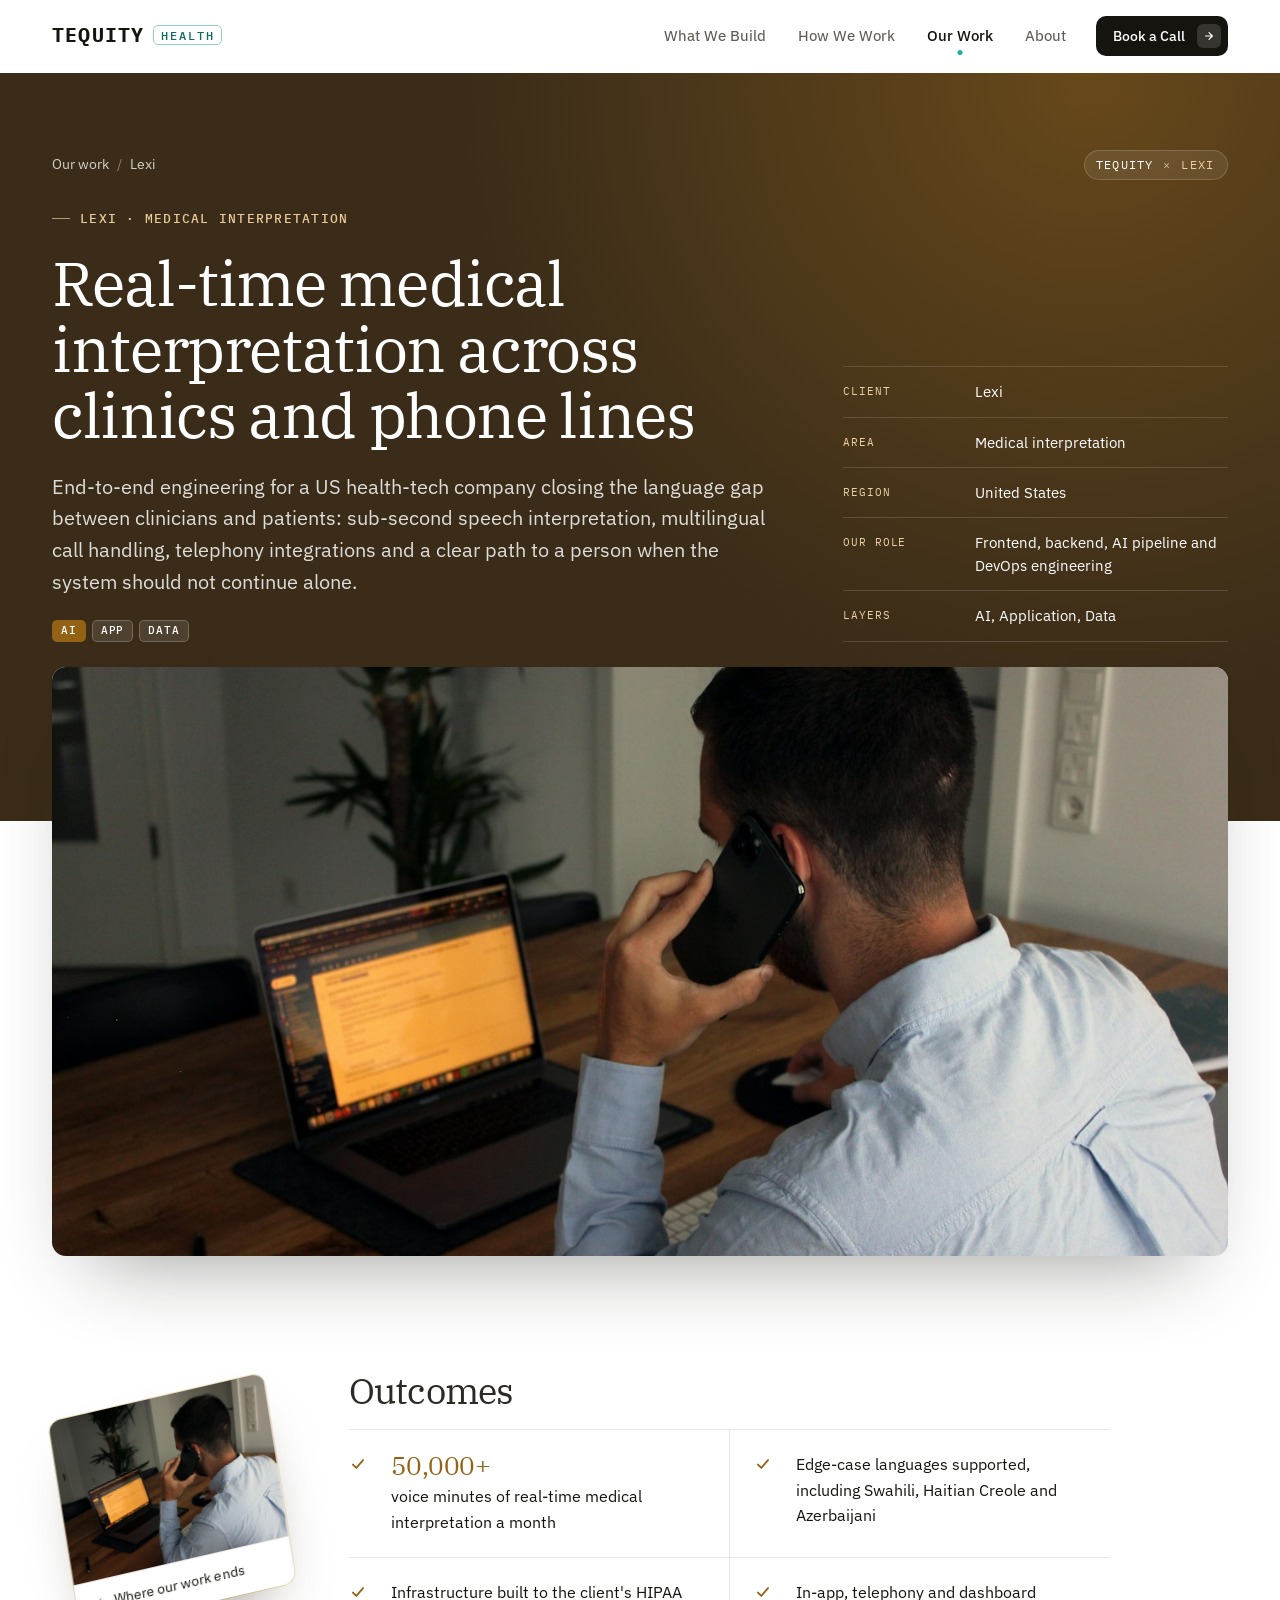
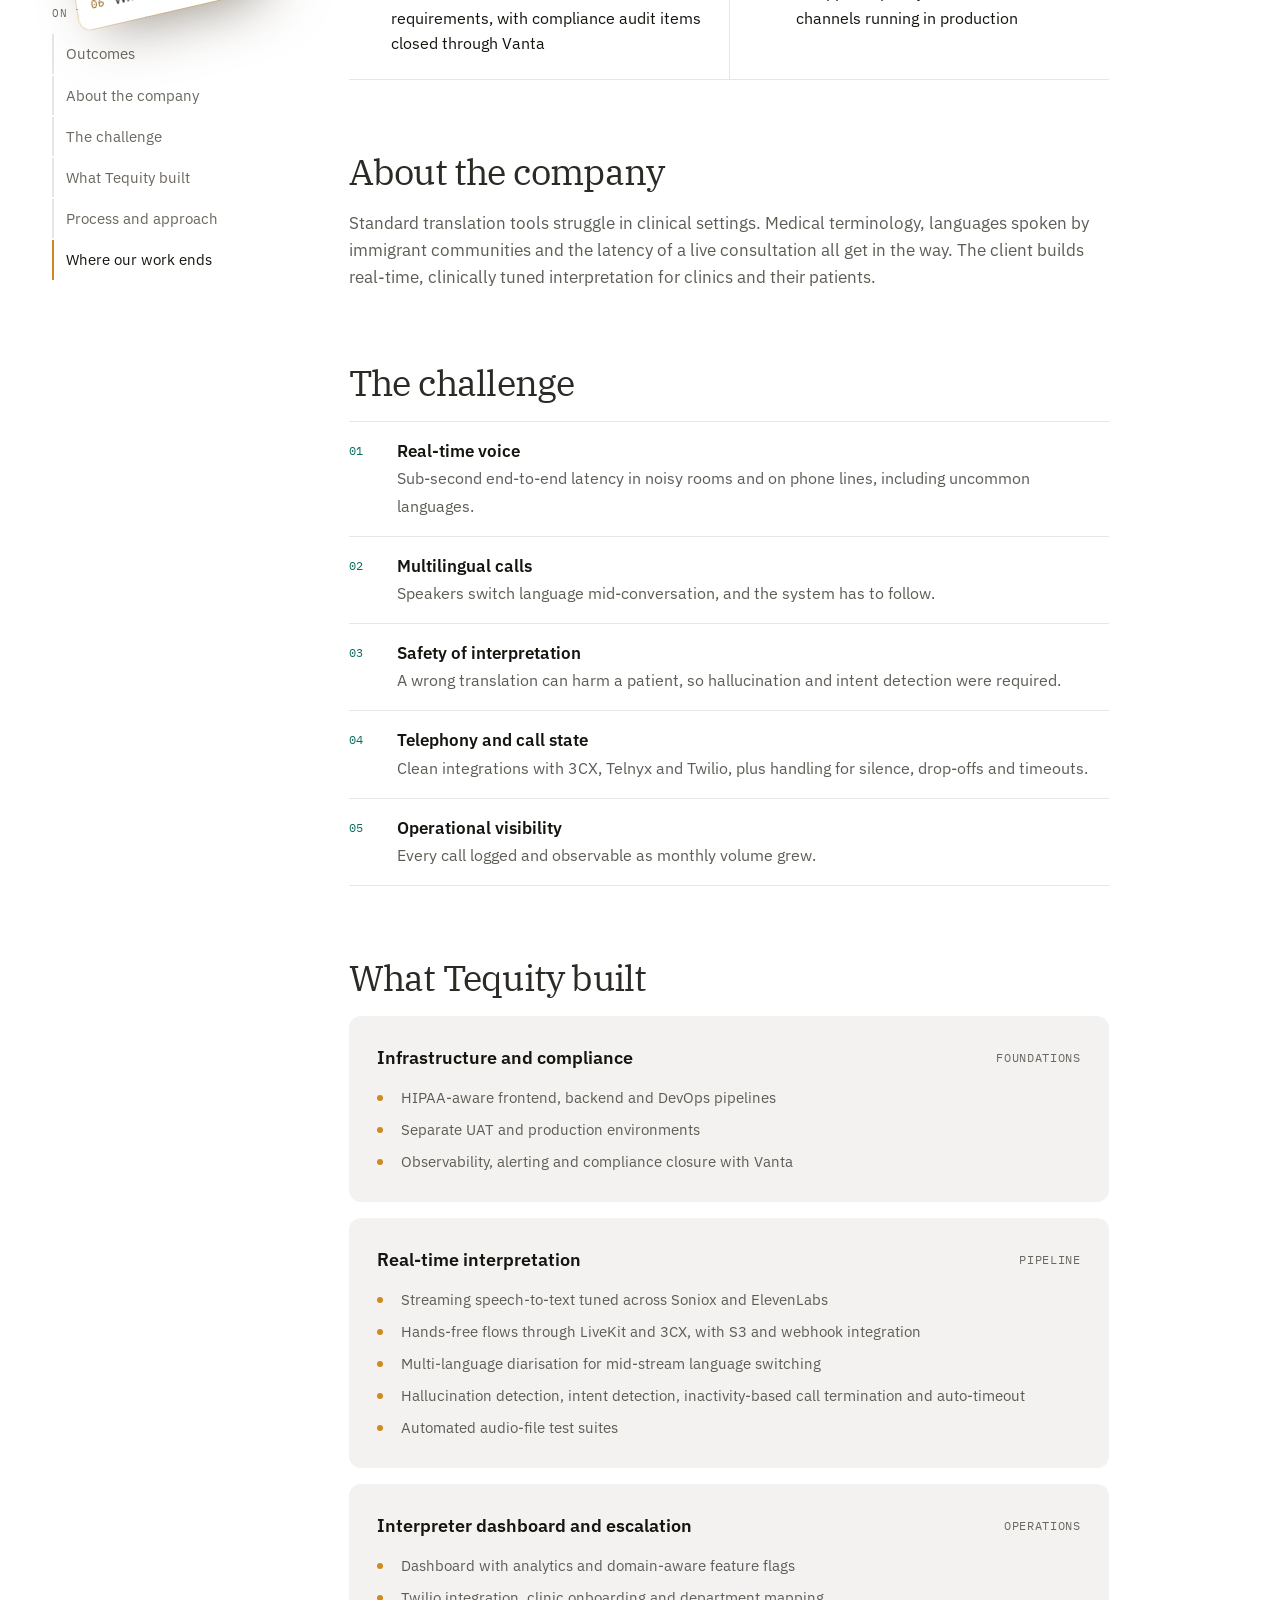
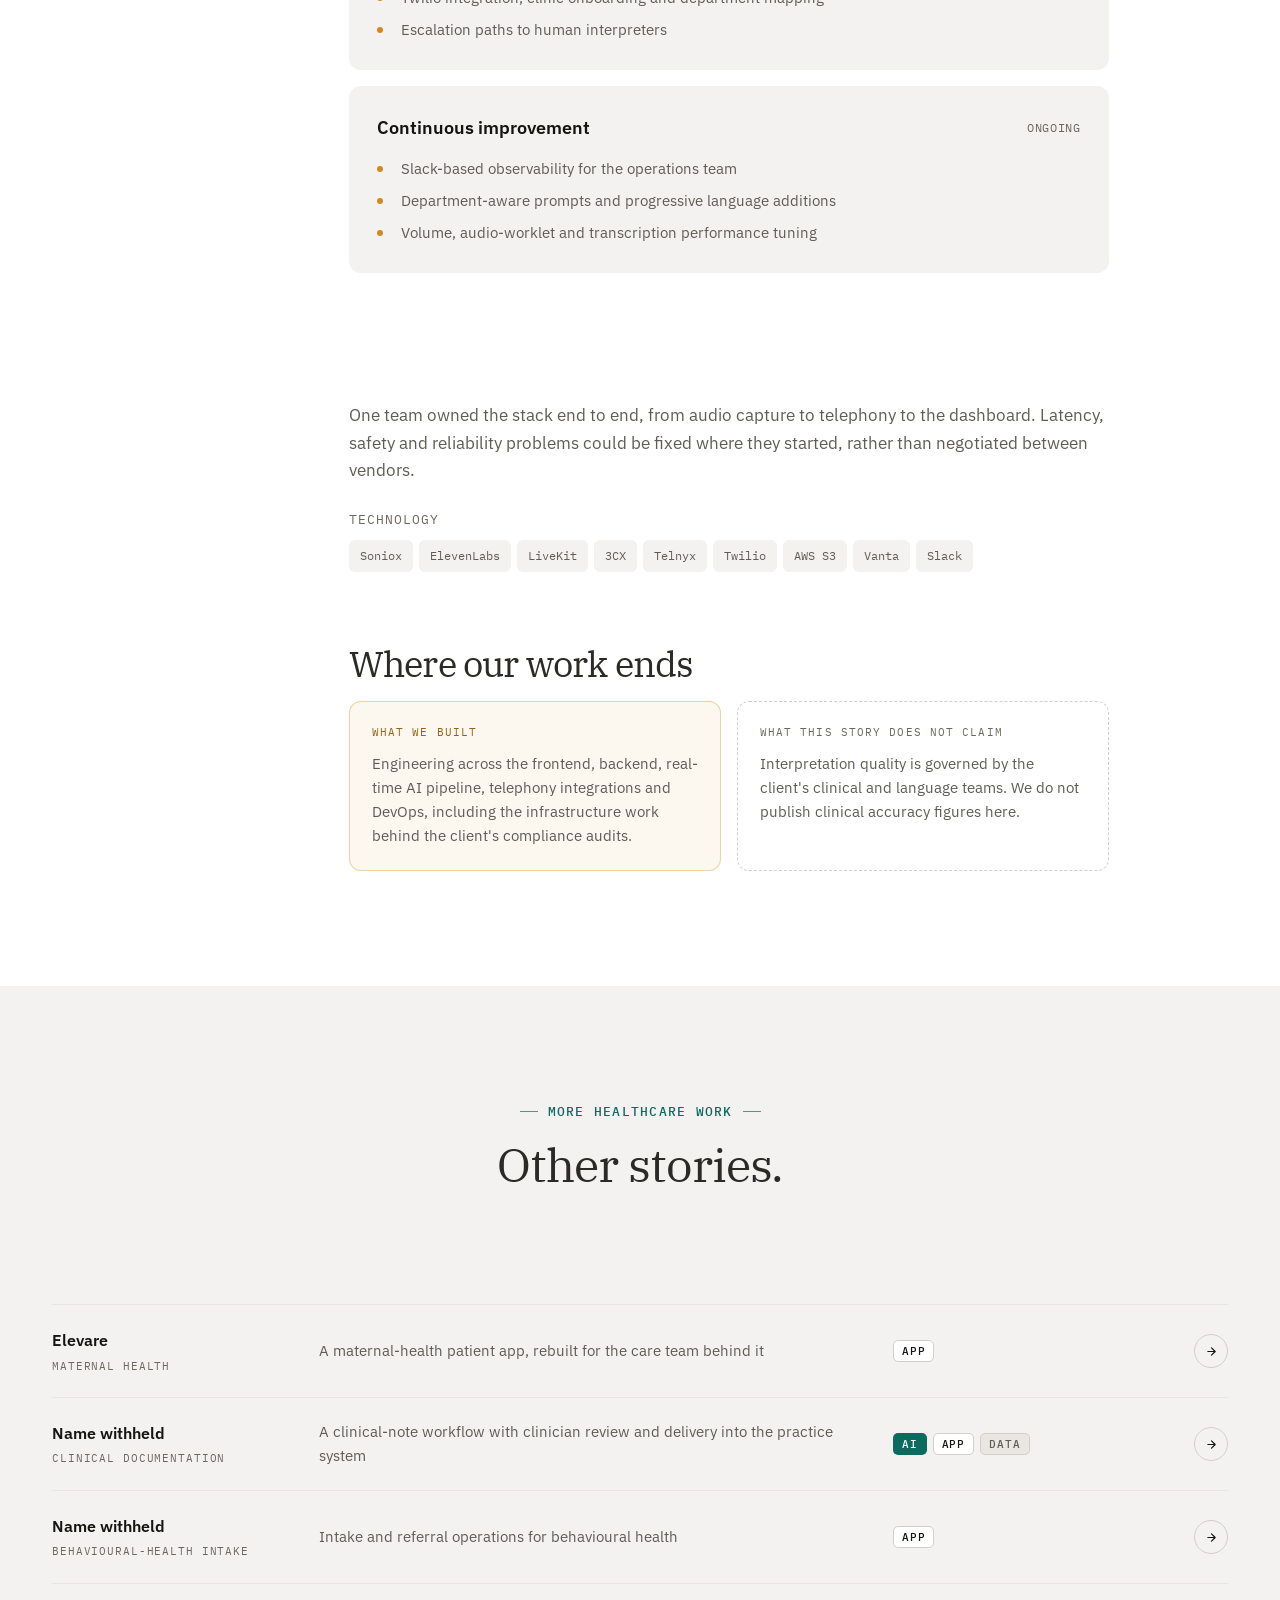
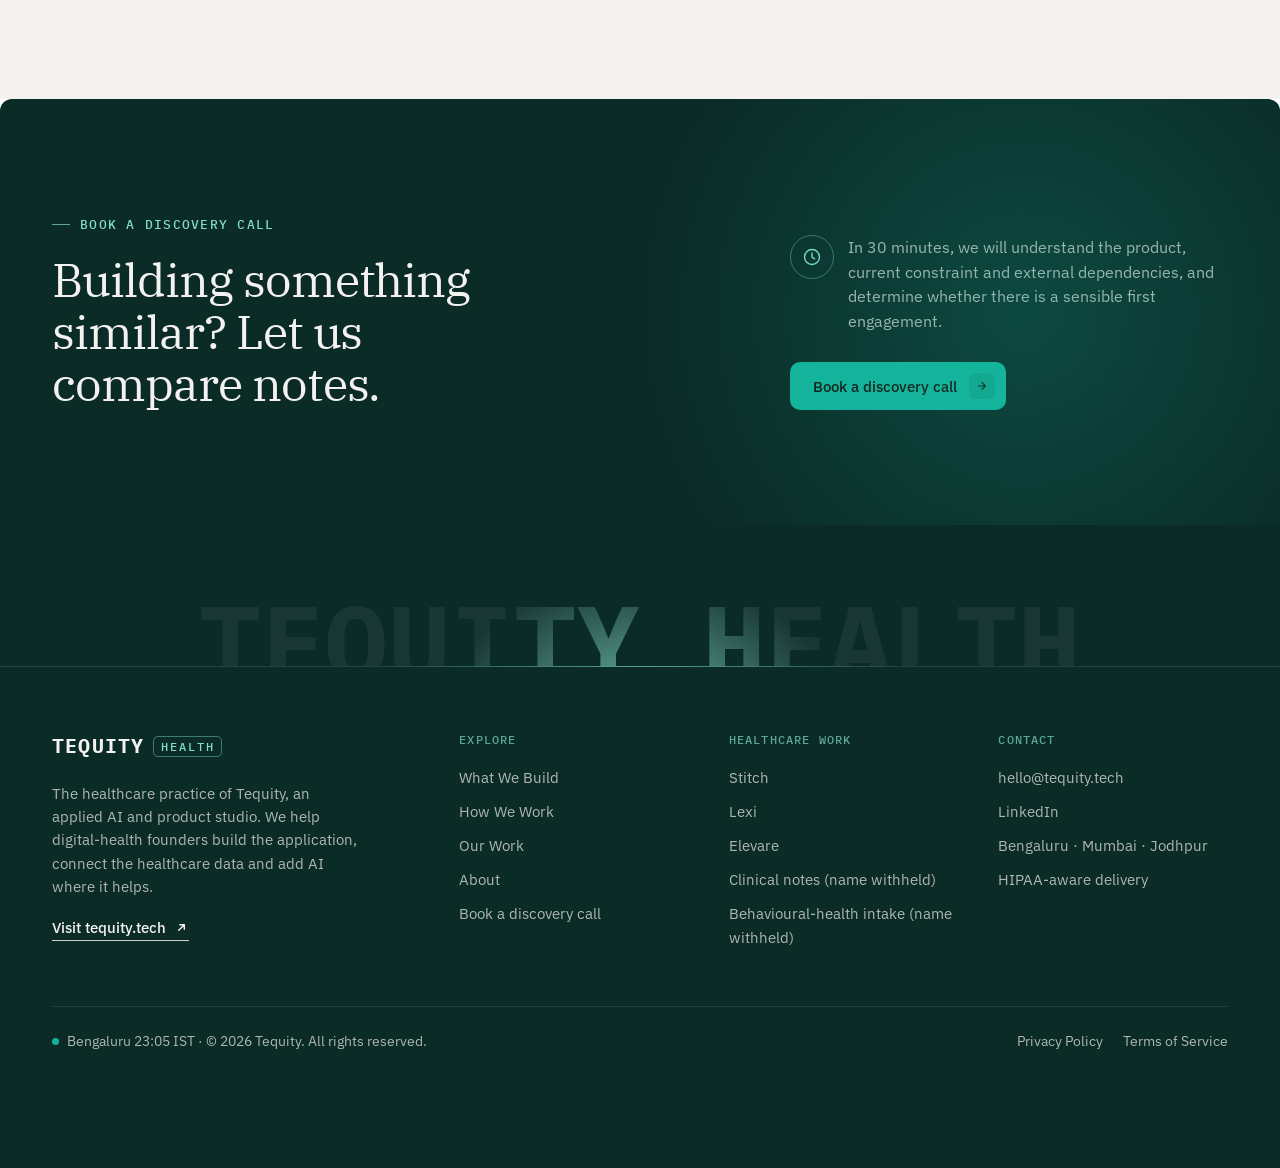
<file: work/lexi.html>
<!doctype html>
<html lang="en">
<head>
  <meta charset="utf-8">
  <meta name="viewport" content="width=device-width, initial-scale=1, viewport-fit=cover">
  <meta name="robots" content="noindex, nofollow">
  <title>Lexi | Tequity Health</title>
  <meta name="description" content="How Tequity engineered a real-time clinical interpretation platform: streaming speech, multilingual call handling, telephony integrations, hallucination checks and operational logging.">
  <meta name="theme-color" content="#FFFFFF">
  <meta property="og:title" content="Real-time medical interpretation across clinics and phone lines | Tequity Health">
  <meta property="og:description" content="How Tequity engineered a real-time clinical interpretation platform: streaming speech, multilingual call handling, telephony integrations, hallucination checks and operational logging.">
  <link rel="icon" href="../favicon.svg" type="image/svg+xml">
  <link rel="preconnect" href="https://fonts.googleapis.com">
  <link rel="preconnect" href="https://fonts.gstatic.com" crossorigin>
  <link rel="stylesheet" href="https://fonts.googleapis.com/css2?family=IBM+Plex+Mono:wght@400;500;600;700&family=IBM+Plex+Sans:wght@400;500;600;700&family=IBM+Plex+Serif:ital,wght@0,300;0,400;0,500;1,400&display=swap">
  <link rel="stylesheet" href="../assets/css/site.css">
  <script>document.documentElement.classList.add('js');try{var h=location.hash,m=localStorage.getItem('th-motion')==='1'||/[?&]motion=1/.test(location.search)||h==='#motion';if((!sessionStorage.getItem('th-loaded')||/[?&]loader=1/.test(location.search)||h==='#loader')&&(m||!matchMedia('(prefers-reduced-motion: reduce)').matches))document.documentElement.classList.add('is-loading')}catch(e){}</script>
  <script src="../assets/js/site.js" defer></script>
</head>
<body>
<!-- header:start -->
<a class="skip-link" href="#main">Skip to content</a>
<header class="site-header">
  <div class="wrap header-inner">
    <a class="brand" href="../index.html" aria-label="Tequity Health home"><span class="brand-word">TEQUITY</span><span class="brand-sub">Health</span></a>
    <button class="menu-toggle" type="button" aria-expanded="false" aria-controls="site-nav" aria-label="Open menu"><span class="menu-toggle-bars"><i></i><i></i></span></button>
    <nav class="nav" id="site-nav" aria-label="Primary">
      <a href="../what-we-build.html">What We Build</a>
      <a href="../how-we-work.html">How We Work</a>
      <a href="../our-work.html" aria-current="page">Our Work</a>
      <a href="../about.html">About</a>
      <a class="btn btn--primary btn--sm" href="../contact.html">Book a Call <svg viewBox="0 0 16 16" fill="none" aria-hidden="true"><path d="M3.5 8h9m0 0L8 3.5M12.5 8L8 12.5" stroke="currentColor" stroke-width="1.5" stroke-linecap="round" stroke-linejoin="round"/></svg></a>
    </nav>
  </div>
</header>
<!-- header:end -->

<main id="main" class="cs-themed client-lexi">

  <section class="cs-hero">
    <div class="wrap">
      <div class="cs-top">
        <nav class="crumbs reveal" aria-label="Breadcrumb"><a href="../our-work.html">Our work</a><span aria-hidden="true">/</span><span aria-current="page">Lexi</span></nav>
        <p class="collab reveal" data-verify="Lexi colour is a placeholder: there is no product image to sample. Replace it with Lexi's brand colour under 'client colours' in site.css."><span>Tequity</span><i aria-hidden="true">&times;</i><span class="sr-only">with</span><span>Lexi</span></p>
      </div>
      <div class="cs-hero-grid">
        <div>
          <span class="eyebrow reveal">Lexi &middot; Medical interpretation</span>
          <h1 class="h1 reveal" style="--i:1">Real-time medical interpretation across clinics and phone lines</h1>
          <p class="lede reveal" style="--i:2">End-to-end engineering for a US health-tech company closing the language gap between clinicians and patients: sub-second speech interpretation, multilingual call handling, telephony integrations and a clear path to a person when the system should not continue alone.</p>
          <div class="tag-row reveal" style="--i:3"><span class="layer-tag layer-ai">AI</span><span class="layer-tag layer-app">App</span><span class="layer-tag layer-data">Data</span></div>
        </div>
        <dl class="facts reveal" style="--i:2">
            <div><dt>Client</dt><dd>Lexi</dd></div>
            <div><dt>Area</dt><dd>Medical interpretation</dd></div>
            <div><dt>Region</dt><dd>United States</dd></div>
            <div><dt>Our role</dt><dd>Frontend, backend, AI pipeline and DevOps engineering</dd></div>
            <div><dt>Layers</dt><dd>AI, Application, Data</dd></div>
        </dl>
      </div>
    </div>
  </section>

  <div class="wrap">
    <div class="cs-visual cs-visual--img reveal"><img src="../assets/img/uc-voice.jpg" alt="A person on a phone call at a laptop" width="1400" height="1050" decoding="async"></div>
  </div>

  <section class="section">
    <div class="wrap cs-body">
      <aside class="follow" data-follow>
        <div class="follow-card" data-follow-card aria-hidden="true">
          <div class="follow-media"><img src="../assets/img/uc-voice.jpg" alt="" loading="lazy" decoding="async"></div>
          <div class="follow-cap"><span class="mono" data-follow-n>01</span><span data-follow-t>Outcomes</span></div>
        </div>
      <nav class="toc" aria-label="On this page">
        <span class="mono">On this page</span>
        <a href="#outcomes">Outcomes</a>
        <a href="#about">About the company</a>
        <a href="#challenge">The challenge</a>
        <a href="#solution">What Tequity built</a>
        <a href="#approach">Process and approach</a>
        <a href="#scope">Where our work ends</a>
      </nav>
      </aside>
      <div class="cs-content">
        <section class="cs-section" id="outcomes" aria-labelledby="outcomes-h">
          <h2 class="h2 reveal" id="outcomes-h">Outcomes</h2>
          <ul class="outcomes reveal">
            <li class="outcome" data-verify="50,000+ monthly voice minutes: confirm it refers to this client, the period, and approval to publish."><svg viewBox="0 0 16 16" fill="none" aria-hidden="true"><path d="M3.5 8.5l3 3 6-7" stroke="currentColor" stroke-width="1.6" stroke-linecap="round" stroke-linejoin="round"/></svg><span><b>50,000+</b>voice minutes of real-time medical interpretation a month</span></li>
            <li class="outcome"><svg viewBox="0 0 16 16" fill="none" aria-hidden="true"><path d="M3.5 8.5l3 3 6-7" stroke="currentColor" stroke-width="1.6" stroke-linecap="round" stroke-linejoin="round"/></svg><span>Edge-case languages supported, including Swahili, Haitian Creole and Azerbaijani</span></li>
            <li class="outcome"><svg viewBox="0 0 16 16" fill="none" aria-hidden="true"><path d="M3.5 8.5l3 3 6-7" stroke="currentColor" stroke-width="1.6" stroke-linecap="round" stroke-linejoin="round"/></svg><span>Infrastructure built to the client&#x27;s HIPAA requirements, with compliance audit items closed through Vanta</span></li>
            <li class="outcome"><svg viewBox="0 0 16 16" fill="none" aria-hidden="true"><path d="M3.5 8.5l3 3 6-7" stroke="currentColor" stroke-width="1.6" stroke-linecap="round" stroke-linejoin="round"/></svg><span>In-app, telephony and dashboard channels running in production</span></li>
          </ul>
        </section>

        <section class="cs-section" id="about" aria-labelledby="about-h">
          <h2 class="h2 reveal" id="about-h">About the company</h2>
          <p class="body">Standard translation tools struggle in clinical settings. Medical terminology, languages spoken by immigrant communities and the latency of a live consultation all get in the way. The client builds real-time, clinically tuned interpretation for clinics and their patients.</p>
        </section>

        <section class="cs-section" id="challenge" aria-labelledby="challenge-h">
          <h2 class="h2 reveal" id="challenge-h">The challenge</h2>
          <ol class="challenges reveal">
            <li><span class="mono">01</span><div><b>Real-time voice</b><span>Sub-second end-to-end latency in noisy rooms and on phone lines, including uncommon languages.</span></div></li>
            <li><span class="mono">02</span><div><b>Multilingual calls</b><span>Speakers switch language mid-conversation, and the system has to follow.</span></div></li>
            <li><span class="mono">03</span><div><b>Safety of interpretation</b><span>A wrong translation can harm a patient, so hallucination and intent detection were required.</span></div></li>
            <li><span class="mono">04</span><div><b>Telephony and call state</b><span>Clean integrations with 3CX, Telnyx and Twilio, plus handling for silence, drop-offs and timeouts.</span></div></li>
            <li><span class="mono">05</span><div><b>Operational visibility</b><span>Every call logged and observable as monthly volume grew.</span></div></li>
          </ol>
        </section>

        <section class="cs-section" id="solution" aria-labelledby="solution-h">
          <h2 class="h2 reveal" id="solution-h">What Tequity built</h2>
          <div class="phases reveal">
            <div class="phase"><div class="phase-h"><b>Infrastructure and compliance</b><span class="mono">Foundations</span></div><ul><li>HIPAA-aware frontend, backend and DevOps pipelines</li><li>Separate UAT and production environments</li><li>Observability, alerting and compliance closure with Vanta</li></ul></div>
            <div class="phase"><div class="phase-h"><b>Real-time interpretation</b><span class="mono">Pipeline</span></div><ul><li>Streaming speech-to-text tuned across Soniox and ElevenLabs</li><li>Hands-free flows through LiveKit and 3CX, with S3 and webhook integration</li><li>Multi-language diarisation for mid-stream language switching</li><li>Hallucination detection, intent detection, inactivity-based call termination and auto-timeout</li><li>Automated audio-file test suites</li></ul></div>
            <div class="phase" data-verify="Confirm how escalation to human interpreters works so this line is precise."><div class="phase-h"><b>Interpreter dashboard and escalation</b><span class="mono">Operations</span></div><ul><li>Dashboard with analytics and domain-aware feature flags</li><li>Twilio integration, clinic onboarding and department mapping</li><li>Escalation paths to human interpreters</li></ul></div>
            <div class="phase"><div class="phase-h"><b>Continuous improvement</b><span class="mono">Ongoing</span></div><ul><li>Slack-based observability for the operations team</li><li>Department-aware prompts and progressive language additions</li><li>Volume, audio-worklet and transcription performance tuning</li></ul></div>
          </div>
        </section>

        <section class="cs-section" id="approach" aria-labelledby="approach-h">
          <h2 class="h2 reveal" id="approach-h">Process and approach</h2>
          <p class="body reveal">One team owned the stack end to end, from audio capture to telephony to the dashboard. Latency, safety and reliability problems could be fixed where they started, rather than negotiated between vendors.</p>
          <div style="display:grid;gap:10px;margin-top:8px"><span class="mono xsmall muted" style="letter-spacing:.08em;text-transform:uppercase">Technology</span><div class="stack-mini"><span>Soniox</span><span>ElevenLabs</span><span>LiveKit</span><span>3CX</span><span>Telnyx</span><span>Twilio</span><span>AWS S3</span><span>Vanta</span><span>Slack</span></div></div>
        </section>

        <section class="cs-section" id="scope" aria-labelledby="scope-h">
          <h2 class="h2 reveal" id="scope-h">Where our work ends</h2>
          <div class="scope reveal">
            <div class="did"><span class="mono">What we built</span><p>Engineering across the frontend, backend, real-time AI pipeline, telephony integrations and DevOps, including the infrastructure work behind the client&#x27;s compliance audits.</p></div>
            <div class="not"><span class="mono">What this story does not claim</span><p>Interpretation quality is governed by the client&#x27;s clinical and language teams. We do not publish clinical accuracy figures here.</p></div>
          </div>
        </section>
      </div>
    </div>
  </section>

  <section class="section section--alt" aria-labelledby="more-title">
    <div class="wrap">
      <div class="section-head section-head--split">
        <div style="display:grid;gap:18px">
          <span class="eyebrow reveal">More healthcare work</span>
          <h2 class="h2 reveal" style="--i:1" id="more-title">Other stories.</h2>
        </div>
        <a class="link reveal" style="--i:2;justify-self:start" href="../our-work.html">See all healthcare work <svg viewBox="0 0 16 16" fill="none" aria-hidden="true"><path d="M3.5 8h9m0 0L8 3.5M12.5 8L8 12.5" stroke="currentColor" stroke-width="1.5" stroke-linecap="round" stroke-linejoin="round"/></svg></a>
      </div>
      <div class="more-list reveal">
        <a class="more-item client-elevare" href="elevare.html">
          <div><b>Elevare</b><span class="area">Maternal health</span></div>
          <p>A maternal-health patient app, rebuilt for the care team behind it</p>
          <span class="tag-row"><span class="layer-tag layer-app">App</span></span>
          <span class="arrow" aria-hidden="true"><svg viewBox="0 0 16 16" fill="none"><path d="M3.5 8h9m0 0L8 3.5M12.5 8L8 12.5" stroke="currentColor" stroke-width="1.5" stroke-linecap="round" stroke-linejoin="round"/></svg></span>
        </a>
        <a class="more-item client-withheld" href="clinical-notes.html">
          <div><b>Name withheld</b><span class="area">Clinical documentation</span></div>
          <p>A clinical-note workflow with clinician review and delivery into the practice system</p>
          <span class="tag-row"><span class="layer-tag layer-ai">AI</span><span class="layer-tag layer-app">App</span><span class="layer-tag layer-data">Data</span></span>
          <span class="arrow" aria-hidden="true"><svg viewBox="0 0 16 16" fill="none"><path d="M3.5 8h9m0 0L8 3.5M12.5 8L8 12.5" stroke="currentColor" stroke-width="1.5" stroke-linecap="round" stroke-linejoin="round"/></svg></span>
        </a>
        <a class="more-item client-withheld" href="behavioural-health-intake.html">
          <div><b>Name withheld</b><span class="area">Behavioural-health intake</span></div>
          <p>Intake and referral operations for behavioural health</p>
          <span class="tag-row"><span class="layer-tag layer-app">App</span></span>
          <span class="arrow" aria-hidden="true"><svg viewBox="0 0 16 16" fill="none"><path d="M3.5 8h9m0 0L8 3.5M12.5 8L8 12.5" stroke="currentColor" stroke-width="1.5" stroke-linecap="round" stroke-linejoin="round"/></svg></span>
        </a>
      </div>
    </div>
  </section>

  <section class="section section--dark cta" aria-labelledby="cta-title">
    <div class="wrap cta-inner">
      <div style="display:grid;gap:20px">
        <span class="eyebrow reveal">Book a discovery call</span>
        <h2 class="h2 reveal" style="--i:1" id="cta-title">Building something similar? Let us compare notes.</h2>
      </div>
      <div class="cta-side reveal" style="--i:2">
        <div class="cta-promise">
          <span class="clock"><svg viewBox="0 0 20 20" fill="none" aria-hidden="true"><circle cx="10" cy="10" r="7.5" stroke="currentColor" stroke-width="1.4"/><path d="M10 6v4.2l2.6 1.6" stroke="currentColor" stroke-width="1.4" stroke-linecap="round" stroke-linejoin="round"/></svg></span>
          <p>In 30 minutes, we will understand the product, current constraint and external dependencies, and determine whether there is a sensible first engagement.</p>
        </div>
        <div class="btn-row">
          <a class="btn btn--light" href="../contact.html">Book a discovery call <svg viewBox="0 0 16 16" fill="none" aria-hidden="true"><path d="M3.5 8h9m0 0L8 3.5M12.5 8L8 12.5" stroke="currentColor" stroke-width="1.5" stroke-linecap="round" stroke-linejoin="round"/></svg></a>
        </div>
      </div>
    </div>
  </section>

</main>

<!-- footer:start -->
<footer class="site-footer">
  <div class="wrap"><div class="f-big" aria-hidden="true" data-fbig>TEQUITY HEALTH</div></div>
  <div class="f-panel">
  <div class="wrap">
    <div class="footer-grid">
      <div class="footer-brand">
        <a class="brand" href="../index.html" aria-label="Tequity Health home"><span class="brand-word">TEQUITY</span><span class="brand-sub">Health</span></a>
        <p>The healthcare practice of Tequity, an applied AI and product studio. We help digital-health founders build the application, connect the healthcare data and add AI where it helps.</p>
        <a class="link" href="https://tequity.tech" rel="noopener">Visit tequity.tech <svg viewBox="0 0 16 16" fill="none" aria-hidden="true"><path d="M5 11L11 5M11 5H6.2M11 5v4.8" stroke="currentColor" stroke-width="1.5" stroke-linecap="round" stroke-linejoin="round"/></svg></a>
      </div>
      <div class="footer-col">
        <h4>Explore</h4>
        <ul>
          <li><a href="../what-we-build.html">What We Build</a></li>
          <li><a href="../how-we-work.html">How We Work</a></li>
          <li><a href="../our-work.html">Our Work</a></li>
          <li><a href="../about.html">About</a></li>
          <li><a href="../contact.html">Book a discovery call</a></li>
        </ul>
      </div>
      <div class="footer-col">
        <h4>Healthcare work</h4>
        <ul>
          <li><a href="../work/stitch.html">Stitch</a></li>
          <li><a href="../work/lexi.html">Lexi</a></li>
          <li><a href="../work/elevare.html">Elevare</a></li>
          <li><a href="../work/clinical-notes.html">Clinical notes (name withheld)</a></li>
          <li><a href="../work/behavioural-health-intake.html">Behavioural-health intake (name withheld)</a></li>
        </ul>
      </div>
      <div class="footer-col">
        <h4>Contact</h4>
        <ul>
          <li><a href="mailto:hello@tequity.tech" data-verify="Contact inbox: keep hello@tequity.tech or set up a tequity.health address.">hello@tequity.tech</a></li>
          <li><a href="https://in.linkedin.com/company/tequitytech" rel="noopener">LinkedIn</a></li>
          <li>Bengaluru &middot; Mumbai &middot; Jodhpur</li>
          <li>HIPAA-aware delivery</li>
        </ul>
      </div>
    </div>
    <div class="footer-bottom">
      <span><i class="live-dot" aria-hidden="true"></i>Bengaluru <span data-clock>&nbsp;</span> &middot; &copy; <span data-year>2026</span> Tequity. All rights reserved.</span>
      <nav aria-label="Legal"><a href="https://tequity.tech/privacy-policy" rel="noopener">Privacy Policy</a><a href="https://tequity.tech/terms-of-service" rel="noopener">Terms of Service</a></nav>
    </div>
  </div>
  </div>
</footer>
<!-- footer:end -->
</body>
</html>
</file>
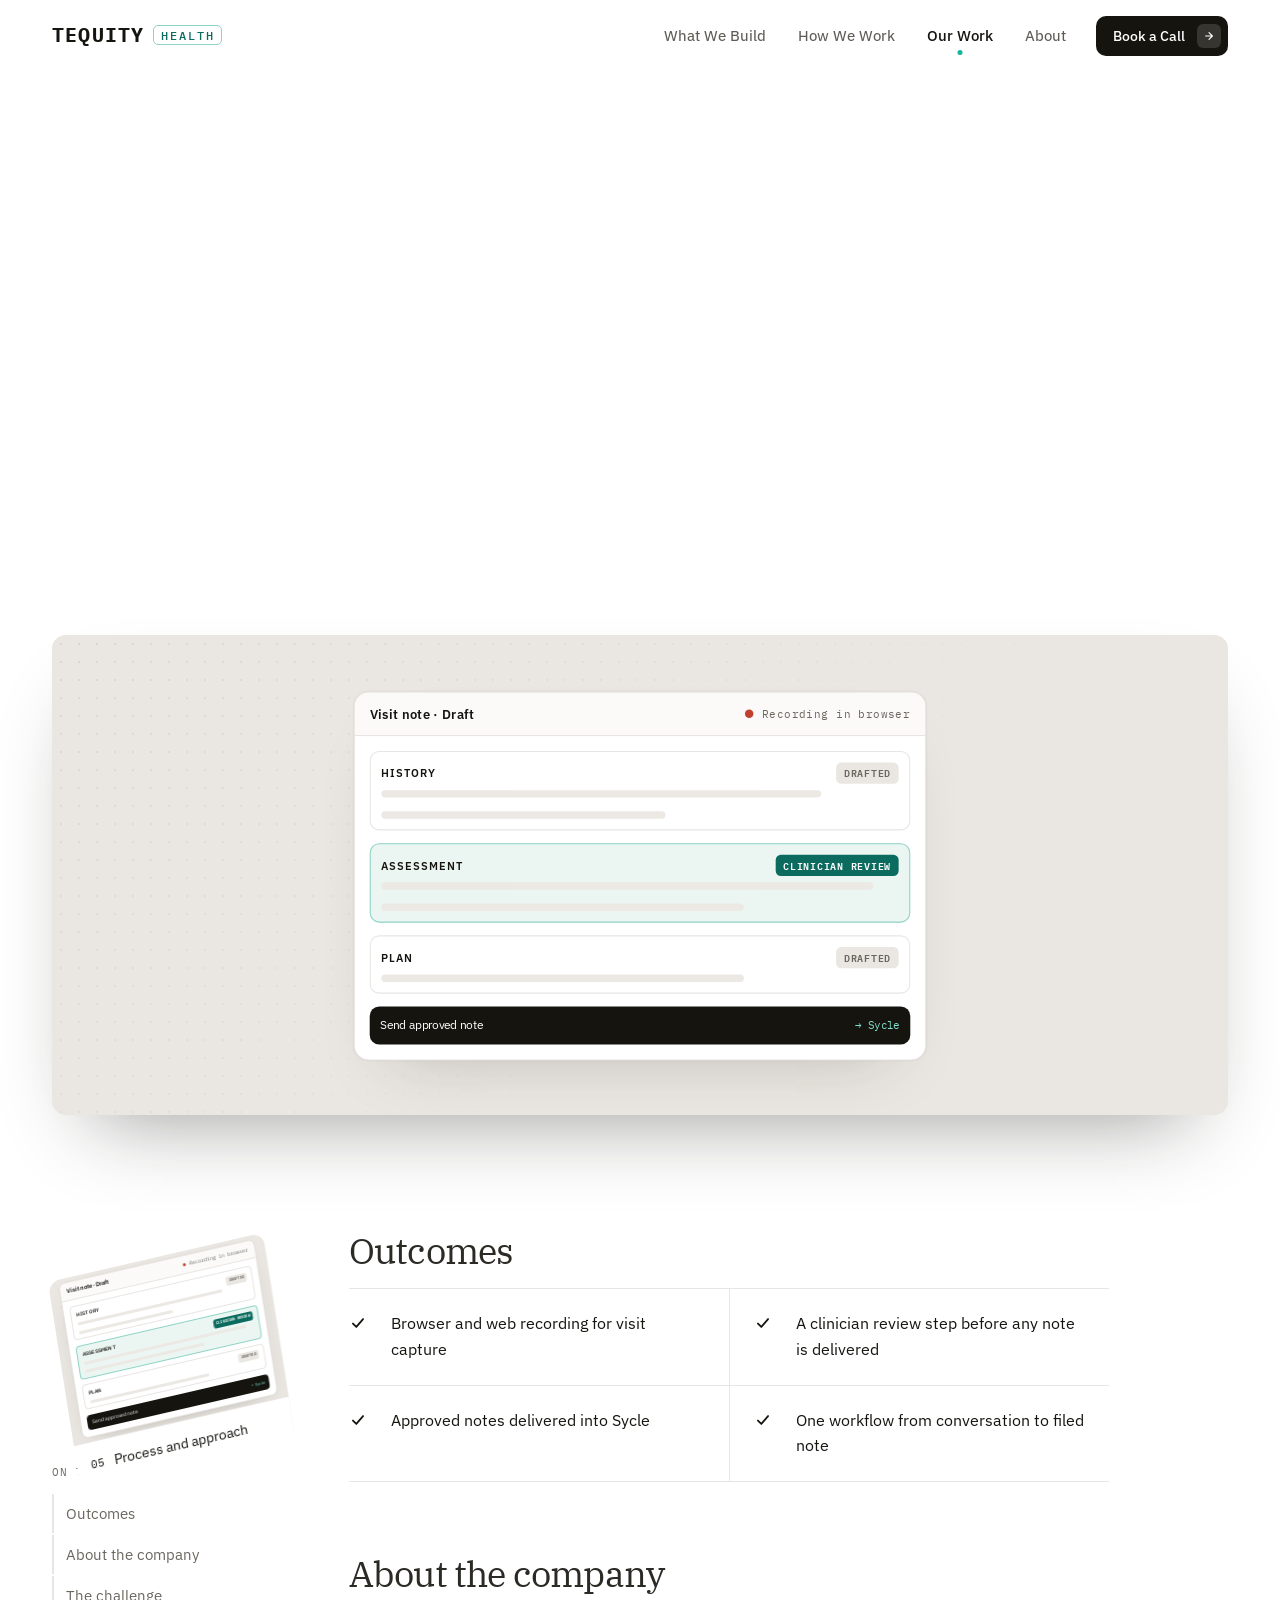
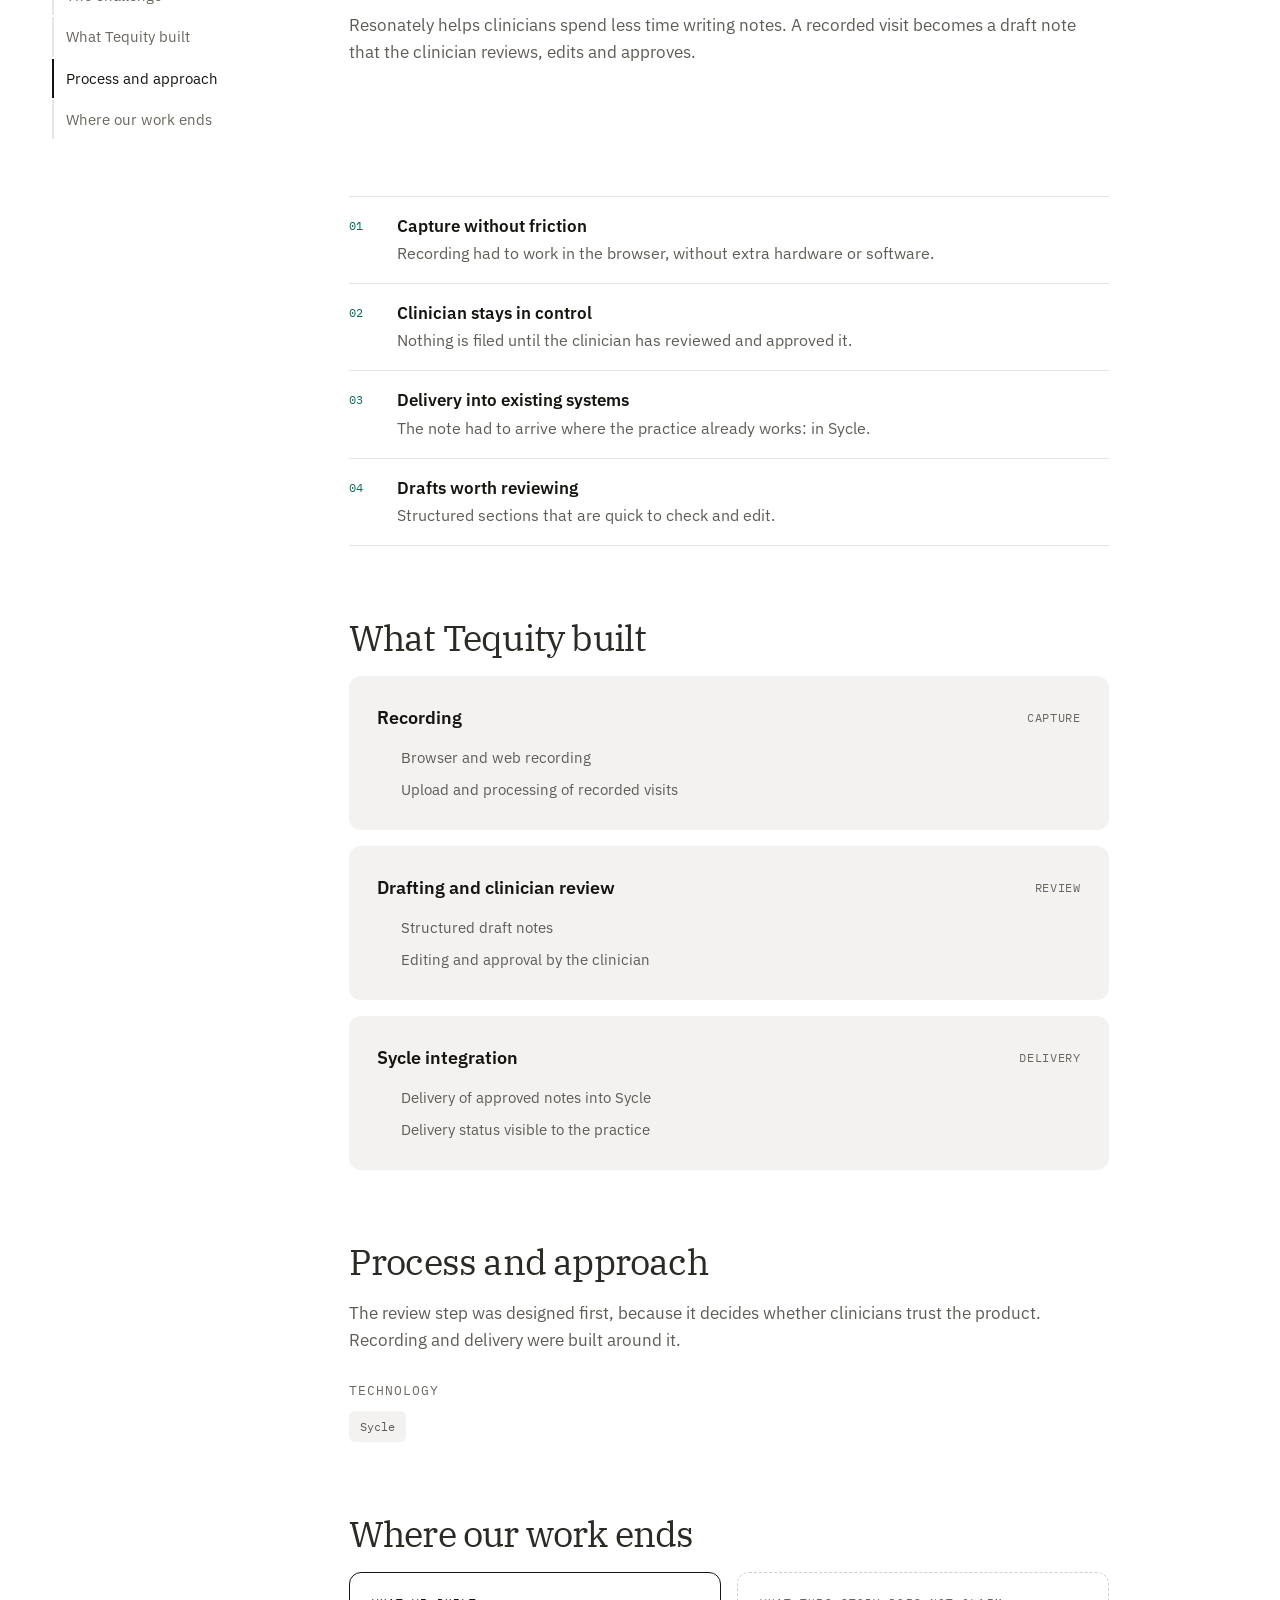
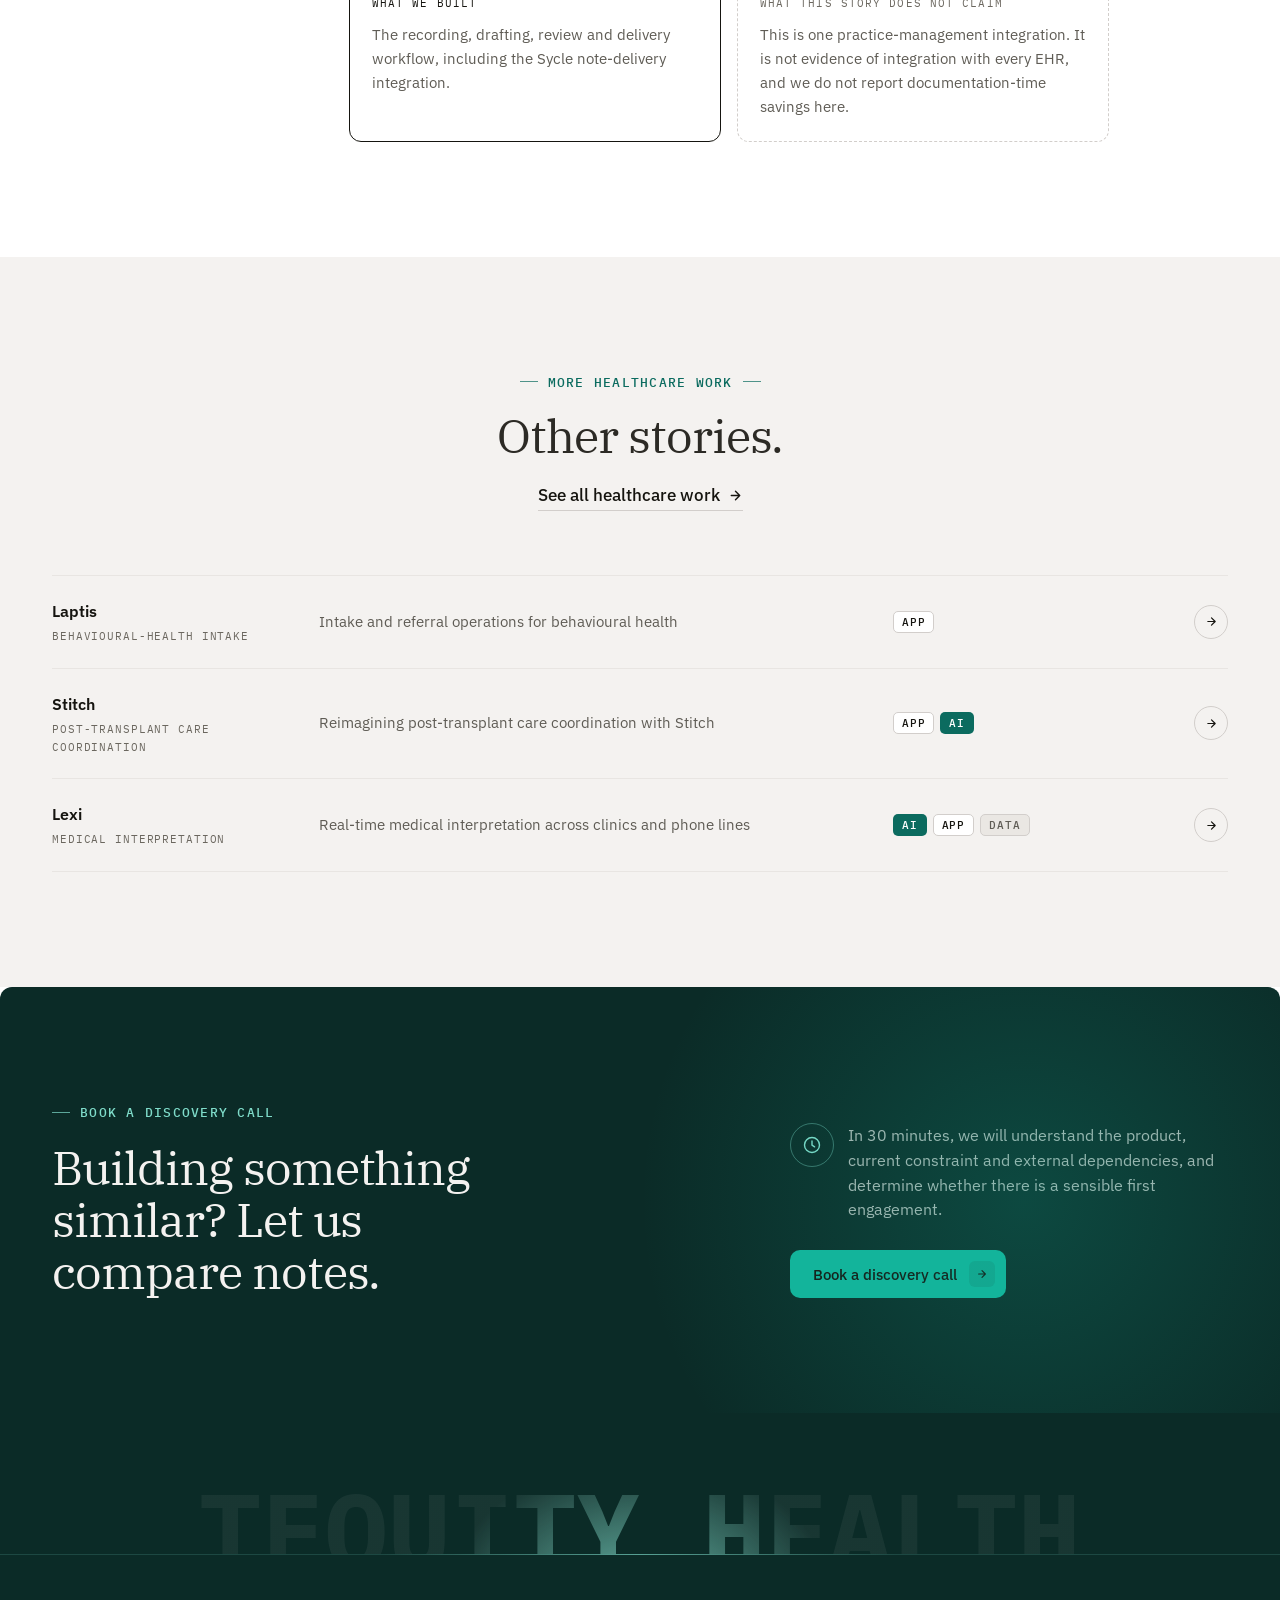
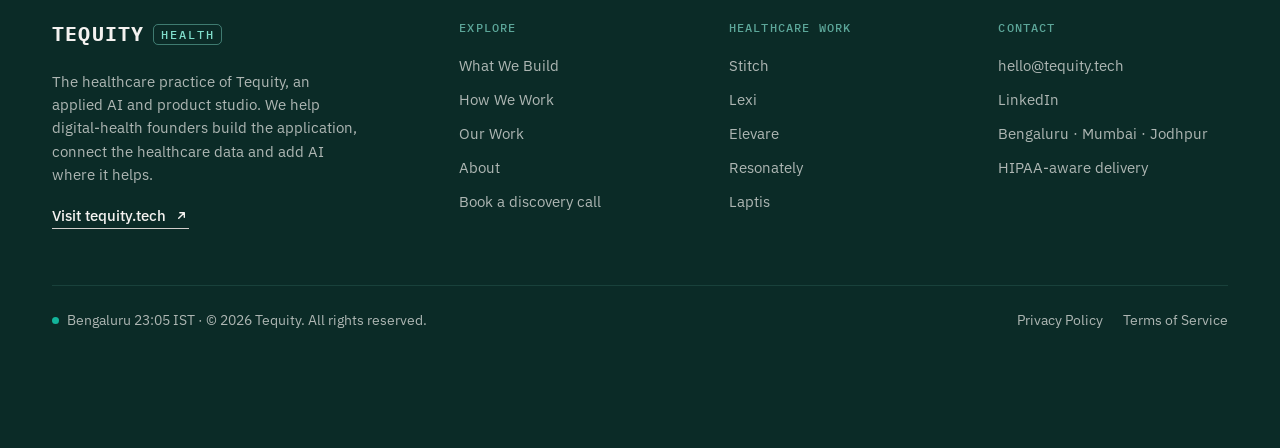
<file: work/resonately.html>
<!doctype html>
<html lang="en">
<head>
  <meta charset="utf-8">
  <meta name="viewport" content="width=device-width, initial-scale=1, viewport-fit=cover">
  <meta name="robots" content="noindex, nofollow">
  <title>Resonately | Tequity Health</title>
  <meta name="description" content="How Tequity built a clinical-note workflow for Resonately: browser recording, drafting, clinician review and delivery of approved notes into Sycle.">
  <meta name="theme-color" content="#FFFFFF">
  <meta property="og:title" content="A clinical-note workflow with clinician review and Sycle delivery | Tequity Health">
  <meta property="og:description" content="How Tequity built a clinical-note workflow for Resonately: browser recording, drafting, clinician review and delivery of approved notes into Sycle.">
  <link rel="icon" href="../favicon.svg" type="image/svg+xml">
  <link rel="preconnect" href="https://fonts.googleapis.com">
  <link rel="preconnect" href="https://fonts.gstatic.com" crossorigin>
  <link rel="stylesheet" href="https://fonts.googleapis.com/css2?family=IBM+Plex+Mono:wght@400;500;600;700&family=IBM+Plex+Sans:wght@400;500;600;700&family=IBM+Plex+Serif:ital,wght@0,300;0,400;0,500;1,400&display=swap">
  <link rel="stylesheet" href="../assets/css/site.css">
  <script>document.documentElement.classList.add('js');try{var h=location.hash,m=localStorage.getItem('th-motion')==='1'||/[?&]motion=1/.test(location.search)||h==='#motion';if((!sessionStorage.getItem('th-loaded')||/[?&]loader=1/.test(location.search)||h==='#loader')&&(m||!matchMedia('(prefers-reduced-motion: reduce)').matches))document.documentElement.classList.add('is-loading')}catch(e){}</script>
  <script src="../assets/js/site.js" defer></script>
</head>
<body>
<!-- header:start -->
<a class="skip-link" href="#main">Skip to content</a>
<header class="site-header">
  <div class="wrap header-inner">
    <a class="brand" href="../index.html" aria-label="Tequity Health home"><span class="brand-word">TEQUITY</span><span class="brand-sub">Health</span></a>
    <button class="menu-toggle" type="button" aria-expanded="false" aria-controls="site-nav" aria-label="Open menu"><span class="menu-toggle-bars"><i></i><i></i></span></button>
    <nav class="nav" id="site-nav" aria-label="Primary">
      <a href="../what-we-build.html">What We Build</a>
      <a href="../how-we-work.html">How We Work</a>
      <a href="../our-work.html" aria-current="page">Our Work</a>
      <a href="../about.html">About</a>
      <a class="btn btn--primary btn--sm" href="../contact.html">Book a Call <svg viewBox="0 0 16 16" fill="none" aria-hidden="true"><path d="M3.5 8h9m0 0L8 3.5M12.5 8L8 12.5" stroke="currentColor" stroke-width="1.5" stroke-linecap="round" stroke-linejoin="round"/></svg></a>
    </nav>
  </div>
</header>
<!-- header:end -->

<main id="main" class="cs-themed client-resonately">

  <section class="cs-hero">
    <div class="wrap">
      <div class="cs-top">
        <nav class="crumbs reveal" aria-label="Breadcrumb"><a href="../our-work.html">Our work</a><span aria-hidden="true">/</span><span aria-current="page">Resonately</span></nav>
        <p class="collab reveal" data-verify="Resonately colour is a placeholder: there is no product image to sample. Replace it with Resonately's brand colour under 'client colours' in site.css."><span>Tequity</span><i aria-hidden="true">&times;</i><span class="sr-only">with</span><span>Resonately</span></p>
      </div>
      <div class="cs-hero-grid">
        <div data-verify="Resonately: drafted from the brief. Confirm details and permission to name. Keep the Sycle integration framed as one specific integration, not general EHR coverage.">
          <span class="eyebrow reveal">Resonately &middot; Clinical documentation</span>
          <h1 class="h1 reveal" style="--i:1">A clinical-note workflow with clinician review and Sycle delivery</h1>
          <p class="lede reveal" style="--i:2">We built Resonately&#x27;s clinical-note workflow end to end: recording in the browser, drafting, clinician review and delivery of the approved note into the Sycle practice-management system.</p>
          <div class="tag-row reveal" style="--i:3"><span class="layer-tag layer-ai">AI</span><span class="layer-tag layer-app">App</span><span class="layer-tag layer-data">Data</span></div>
        </div>
        <dl class="facts reveal" style="--i:2">
            <div><dt>Client</dt><dd>Resonately</dd></div>
            <div><dt>Area</dt><dd>Clinical documentation</dd></div>
            <div><dt>Integration</dt><dd>Sycle</dd></div>
            <div><dt>Our role</dt><dd>Product, engineering and AI</dd></div>
            <div><dt>Layers</dt><dd>AI, Application, Data</dd></div>
        </dl>
      </div>
    </div>
  </section>

  <div class="wrap">
    <div class="cs-visual work-visual tone-sand reveal">
        <div class="mock" role="img" aria-label="Illustration: a draft visit note recorded in the browser, with a section awaiting clinician review and a button to send the approved note to Sycle">
          <div class="mock-bar"><b>Visit note &middot; Draft</b><span class="m-rec"><i></i> Recording in browser</span></div>
          <div class="mock-body m-note">
            <div class="m-note-sec"><div class="h">History <span class="pill gray">Drafted</span></div><span class="sk w85"></span><span class="sk w55"></span></div>
            <div class="m-note-sec review"><div class="h">Assessment <span class="pill solid">Clinician review</span></div><span class="sk w95"></span><span class="sk w70"></span></div>
            <div class="m-note-sec"><div class="h">Plan <span class="pill gray">Drafted</span></div><span class="sk w70"></span></div>
            <div class="m-deliver"><span>Send approved note</span><span class="mono">&rarr; Sycle</span></div>
          </div>
        </div>
    </div>
  </div>

  <section class="section">
    <div class="wrap cs-body">
      <aside class="follow" data-follow>
        <div class="follow-card" data-follow-card aria-hidden="true">
          <div class="follow-media work-visual tone-sand"><div class="mock" role="img" aria-label="Illustration: a draft visit note recorded in the browser, with a section awaiting clinician review and a button to send the approved note to Sycle">
          <div class="mock-bar"><b>Visit note &middot; Draft</b><span class="m-rec"><i></i> Recording in browser</span></div>
          <div class="mock-body m-note">
            <div class="m-note-sec"><div class="h">History <span class="pill gray">Drafted</span></div><span class="sk w85"></span><span class="sk w55"></span></div>
            <div class="m-note-sec review"><div class="h">Assessment <span class="pill solid">Clinician review</span></div><span class="sk w95"></span><span class="sk w70"></span></div>
            <div class="m-note-sec"><div class="h">Plan <span class="pill gray">Drafted</span></div><span class="sk w70"></span></div>
            <div class="m-deliver"><span>Send approved note</span><span class="mono">&rarr; Sycle</span></div>
          </div>
        </div></div>
          <div class="follow-cap"><span class="mono" data-follow-n>01</span><span data-follow-t>Outcomes</span></div>
        </div>
      <nav class="toc" aria-label="On this page">
        <span class="mono">On this page</span>
        <a href="#outcomes">Outcomes</a>
        <a href="#about">About the company</a>
        <a href="#challenge">The challenge</a>
        <a href="#solution">What Tequity built</a>
        <a href="#approach">Process and approach</a>
        <a href="#scope">Where our work ends</a>
      </nav>
      </aside>
      <div class="cs-content">
        <section class="cs-section" id="outcomes" aria-labelledby="outcomes-h">
          <h2 class="h2 reveal" id="outcomes-h">Outcomes</h2>
          <ul class="outcomes reveal">
            <li class="outcome"><svg viewBox="0 0 16 16" fill="none" aria-hidden="true"><path d="M3.5 8.5l3 3 6-7" stroke="currentColor" stroke-width="1.6" stroke-linecap="round" stroke-linejoin="round"/></svg><span>Browser and web recording for visit capture</span></li>
            <li class="outcome"><svg viewBox="0 0 16 16" fill="none" aria-hidden="true"><path d="M3.5 8.5l3 3 6-7" stroke="currentColor" stroke-width="1.6" stroke-linecap="round" stroke-linejoin="round"/></svg><span>A clinician review step before any note is delivered</span></li>
            <li class="outcome"><svg viewBox="0 0 16 16" fill="none" aria-hidden="true"><path d="M3.5 8.5l3 3 6-7" stroke="currentColor" stroke-width="1.6" stroke-linecap="round" stroke-linejoin="round"/></svg><span>Approved notes delivered into Sycle</span></li>
            <li class="outcome"><svg viewBox="0 0 16 16" fill="none" aria-hidden="true"><path d="M3.5 8.5l3 3 6-7" stroke="currentColor" stroke-width="1.6" stroke-linecap="round" stroke-linejoin="round"/></svg><span>One workflow from conversation to filed note</span></li>
          </ul>
        </section>

        <section class="cs-section" id="about" aria-labelledby="about-h">
          <h2 class="h2 reveal" id="about-h">About the company</h2>
          <p class="body">Resonately helps clinicians spend less time writing notes. A recorded visit becomes a draft note that the clinician reviews, edits and approves.</p>
        </section>

        <section class="cs-section" id="challenge" aria-labelledby="challenge-h">
          <h2 class="h2 reveal" id="challenge-h">The challenge</h2>
          <ol class="challenges reveal">
            <li><span class="mono">01</span><div><b>Capture without friction</b><span>Recording had to work in the browser, without extra hardware or software.</span></div></li>
            <li><span class="mono">02</span><div><b>Clinician stays in control</b><span>Nothing is filed until the clinician has reviewed and approved it.</span></div></li>
            <li><span class="mono">03</span><div><b>Delivery into existing systems</b><span>The note had to arrive where the practice already works: in Sycle.</span></div></li>
            <li><span class="mono">04</span><div><b>Drafts worth reviewing</b><span>Structured sections that are quick to check and edit.</span></div></li>
          </ol>
        </section>

        <section class="cs-section" id="solution" aria-labelledby="solution-h">
          <h2 class="h2 reveal" id="solution-h">What Tequity built</h2>
          <div class="phases reveal">
            <div class="phase"><div class="phase-h"><b>Recording</b><span class="mono">Capture</span></div><ul><li>Browser and web recording</li><li>Upload and processing of recorded visits</li></ul></div>
            <div class="phase"><div class="phase-h"><b>Drafting and clinician review</b><span class="mono">Review</span></div><ul><li>Structured draft notes</li><li>Editing and approval by the clinician</li></ul></div>
            <div class="phase"><div class="phase-h"><b>Sycle integration</b><span class="mono">Delivery</span></div><ul><li>Delivery of approved notes into Sycle</li><li>Delivery status visible to the practice</li></ul></div>
          </div>
        </section>

        <section class="cs-section" id="approach" aria-labelledby="approach-h">
          <h2 class="h2 reveal" id="approach-h">Process and approach</h2>
          <p class="body reveal">The review step was designed first, because it decides whether clinicians trust the product. Recording and delivery were built around it.</p>
          <div style="display:grid;gap:10px;margin-top:8px"><span class="mono xsmall muted" style="letter-spacing:.08em;text-transform:uppercase">Technology</span><div class="stack-mini"><span>Sycle</span></div></div>
        </section>

        <section class="cs-section" id="scope" aria-labelledby="scope-h">
          <h2 class="h2 reveal" id="scope-h">Where our work ends</h2>
          <div class="scope reveal">
            <div class="did"><span class="mono">What we built</span><p>The recording, drafting, review and delivery workflow, including the Sycle note-delivery integration.</p></div>
            <div class="not"><span class="mono">What this story does not claim</span><p>This is one practice-management integration. It is not evidence of integration with every EHR, and we do not report documentation-time savings here.</p></div>
          </div>
        </section>
      </div>
    </div>
  </section>

  <section class="section section--alt" aria-labelledby="more-title">
    <div class="wrap">
      <div class="section-head section-head--split">
        <div style="display:grid;gap:18px">
          <span class="eyebrow reveal">More healthcare work</span>
          <h2 class="h2 reveal" style="--i:1" id="more-title">Other stories.</h2>
        </div>
        <a class="link reveal" style="--i:2;justify-self:start" href="../our-work.html">See all healthcare work <svg viewBox="0 0 16 16" fill="none" aria-hidden="true"><path d="M3.5 8h9m0 0L8 3.5M12.5 8L8 12.5" stroke="currentColor" stroke-width="1.5" stroke-linecap="round" stroke-linejoin="round"/></svg></a>
      </div>
      <div class="more-list reveal">
        <a class="more-item client-laptis" href="laptis.html">
          <div><b>Laptis</b><span class="area">Behavioural-health intake</span></div>
          <p>Intake and referral operations for behavioural health</p>
          <span class="tag-row"><span class="layer-tag layer-app">App</span></span>
          <span class="arrow" aria-hidden="true"><svg viewBox="0 0 16 16" fill="none"><path d="M3.5 8h9m0 0L8 3.5M12.5 8L8 12.5" stroke="currentColor" stroke-width="1.5" stroke-linecap="round" stroke-linejoin="round"/></svg></span>
        </a>
        <a class="more-item client-stitch" href="stitch.html">
          <div><b>Stitch</b><span class="area">Post-transplant care coordination</span></div>
          <p>Reimagining post-transplant care coordination with Stitch</p>
          <span class="tag-row"><span class="layer-tag layer-app">App</span><span class="layer-tag layer-ai">AI</span></span>
          <span class="arrow" aria-hidden="true"><svg viewBox="0 0 16 16" fill="none"><path d="M3.5 8h9m0 0L8 3.5M12.5 8L8 12.5" stroke="currentColor" stroke-width="1.5" stroke-linecap="round" stroke-linejoin="round"/></svg></span>
        </a>
        <a class="more-item client-lexi" href="lexi.html">
          <div><b>Lexi</b><span class="area">Medical interpretation</span></div>
          <p>Real-time medical interpretation across clinics and phone lines</p>
          <span class="tag-row"><span class="layer-tag layer-ai">AI</span><span class="layer-tag layer-app">App</span><span class="layer-tag layer-data">Data</span></span>
          <span class="arrow" aria-hidden="true"><svg viewBox="0 0 16 16" fill="none"><path d="M3.5 8h9m0 0L8 3.5M12.5 8L8 12.5" stroke="currentColor" stroke-width="1.5" stroke-linecap="round" stroke-linejoin="round"/></svg></span>
        </a>
      </div>
    </div>
  </section>

  <section class="section section--dark cta" aria-labelledby="cta-title">
    <div class="wrap cta-inner">
      <div style="display:grid;gap:20px">
        <span class="eyebrow reveal">Book a discovery call</span>
        <h2 class="h2 reveal" style="--i:1" id="cta-title">Building something similar? Let us compare notes.</h2>
      </div>
      <div class="cta-side reveal" style="--i:2">
        <div class="cta-promise">
          <span class="clock"><svg viewBox="0 0 20 20" fill="none" aria-hidden="true"><circle cx="10" cy="10" r="7.5" stroke="currentColor" stroke-width="1.4"/><path d="M10 6v4.2l2.6 1.6" stroke="currentColor" stroke-width="1.4" stroke-linecap="round" stroke-linejoin="round"/></svg></span>
          <p>In 30 minutes, we will understand the product, current constraint and external dependencies, and determine whether there is a sensible first engagement.</p>
        </div>
        <div class="btn-row">
          <a class="btn btn--light" href="../contact.html">Book a discovery call <svg viewBox="0 0 16 16" fill="none" aria-hidden="true"><path d="M3.5 8h9m0 0L8 3.5M12.5 8L8 12.5" stroke="currentColor" stroke-width="1.5" stroke-linecap="round" stroke-linejoin="round"/></svg></a>
        </div>
      </div>
    </div>
  </section>

</main>

<!-- footer:start -->
<footer class="site-footer">
  <div class="wrap"><div class="f-big" aria-hidden="true" data-fbig>TEQUITY HEALTH</div></div>
  <div class="f-panel">
  <div class="wrap">
    <div class="footer-grid">
      <div class="footer-brand">
        <a class="brand" href="../index.html" aria-label="Tequity Health home"><span class="brand-word">TEQUITY</span><span class="brand-sub">Health</span></a>
        <p>The healthcare practice of Tequity, an applied AI and product studio. We help digital-health founders build the application, connect the healthcare data and add AI where it helps.</p>
        <a class="link" href="https://tequity.tech" rel="noopener">Visit tequity.tech <svg viewBox="0 0 16 16" fill="none" aria-hidden="true"><path d="M5 11L11 5M11 5H6.2M11 5v4.8" stroke="currentColor" stroke-width="1.5" stroke-linecap="round" stroke-linejoin="round"/></svg></a>
      </div>
      <div class="footer-col">
        <h4>Explore</h4>
        <ul>
          <li><a href="../what-we-build.html">What We Build</a></li>
          <li><a href="../how-we-work.html">How We Work</a></li>
          <li><a href="../our-work.html">Our Work</a></li>
          <li><a href="../about.html">About</a></li>
          <li><a href="../contact.html">Book a discovery call</a></li>
        </ul>
      </div>
      <div class="footer-col">
        <h4>Healthcare work</h4>
        <ul>
          <li><a href="../work/stitch.html">Stitch</a></li>
          <li><a href="../work/lexi.html">Lexi</a></li>
          <li><a href="../work/elevare.html">Elevare</a></li>
          <li><a href="../work/resonately.html">Resonately</a></li>
          <li><a href="../work/laptis.html">Laptis</a></li>
        </ul>
      </div>
      <div class="footer-col">
        <h4>Contact</h4>
        <ul>
          <li><a href="mailto:hello@tequity.tech" data-verify="Contact inbox: keep hello@tequity.tech or set up a tequity.health address.">hello@tequity.tech</a></li>
          <li><a href="https://in.linkedin.com/company/tequitytech" rel="noopener">LinkedIn</a></li>
          <li>Bengaluru &middot; Mumbai &middot; Jodhpur</li>
          <li>HIPAA-aware delivery</li>
        </ul>
      </div>
    </div>
    <div class="footer-bottom">
      <span><i class="live-dot" aria-hidden="true"></i>Bengaluru <span data-clock>&nbsp;</span> &middot; &copy; <span data-year>2026</span> Tequity. All rights reserved.</span>
      <nav aria-label="Legal"><a href="https://tequity.tech/privacy-policy" rel="noopener">Privacy Policy</a><a href="https://tequity.tech/terms-of-service" rel="noopener">Terms of Service</a></nav>
    </div>
  </div>
  </div>
</footer>
<!-- footer:end -->
</body>
</html>
</file>
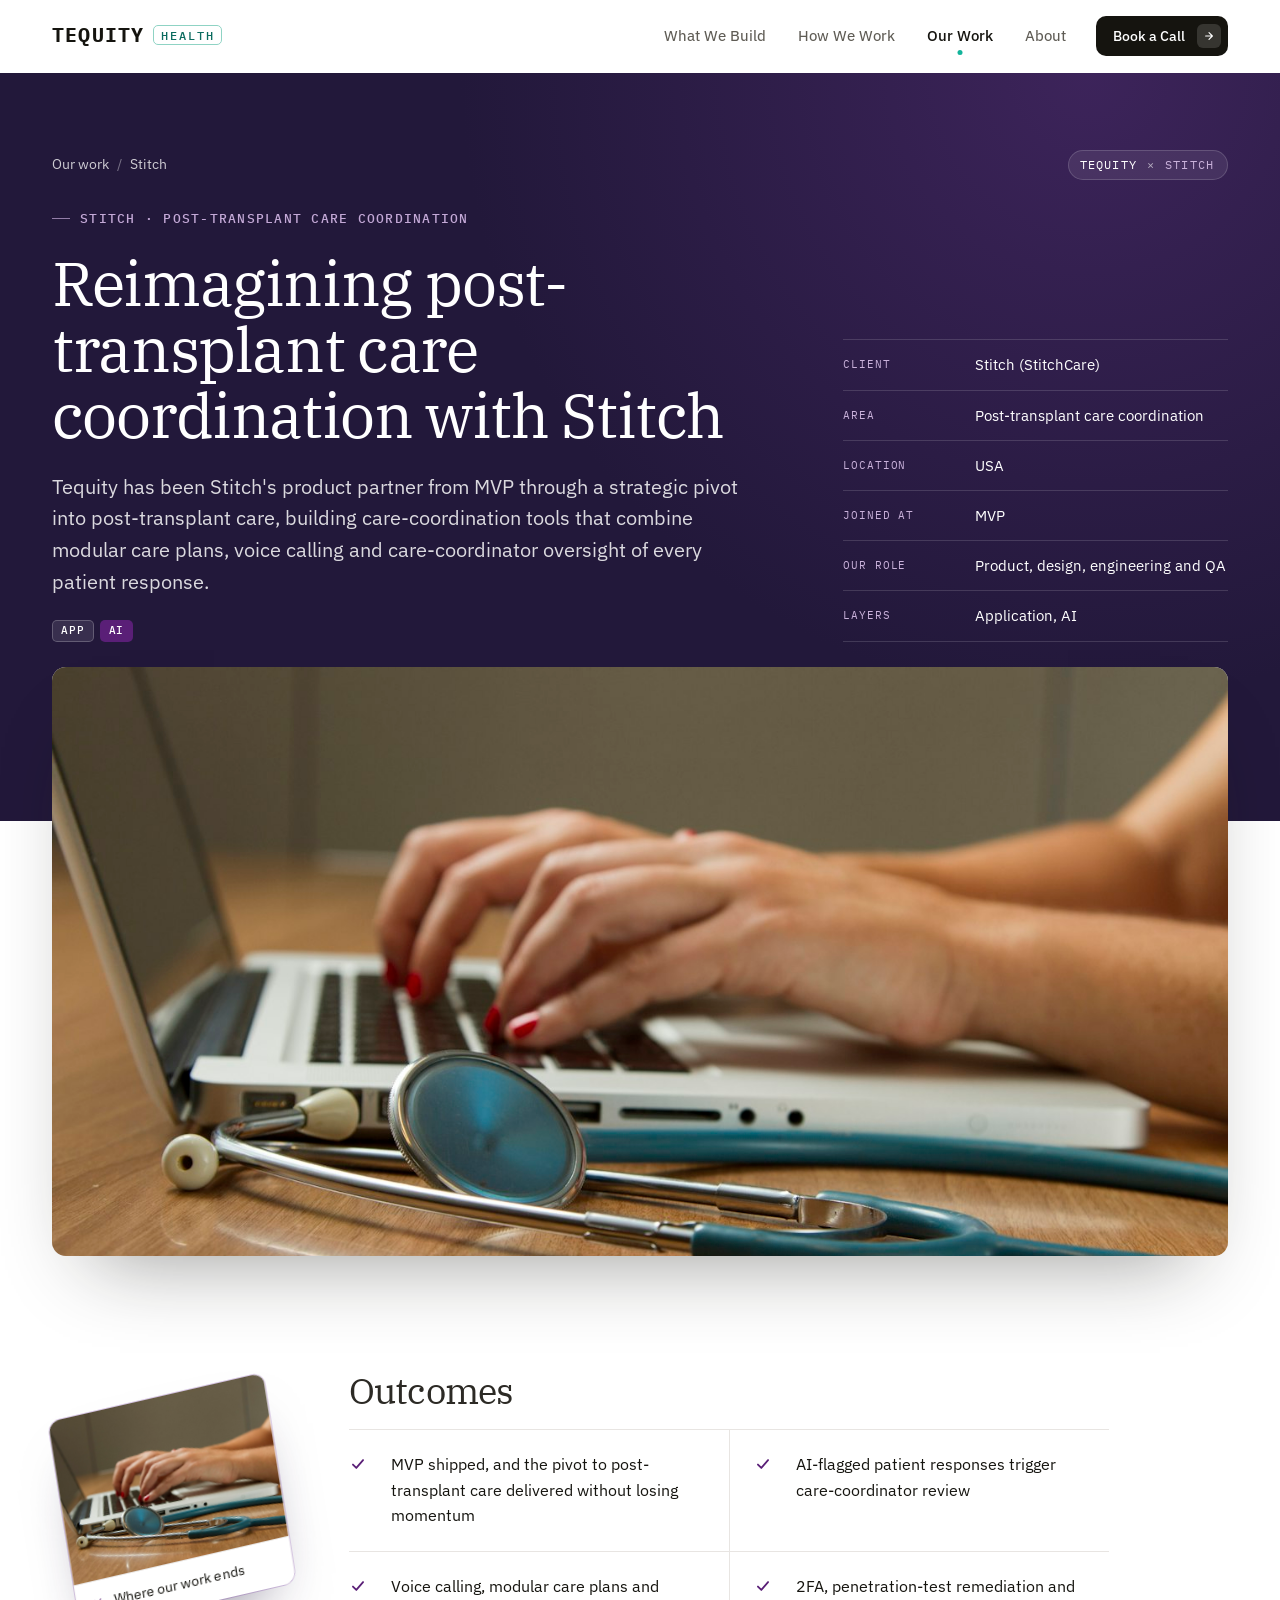
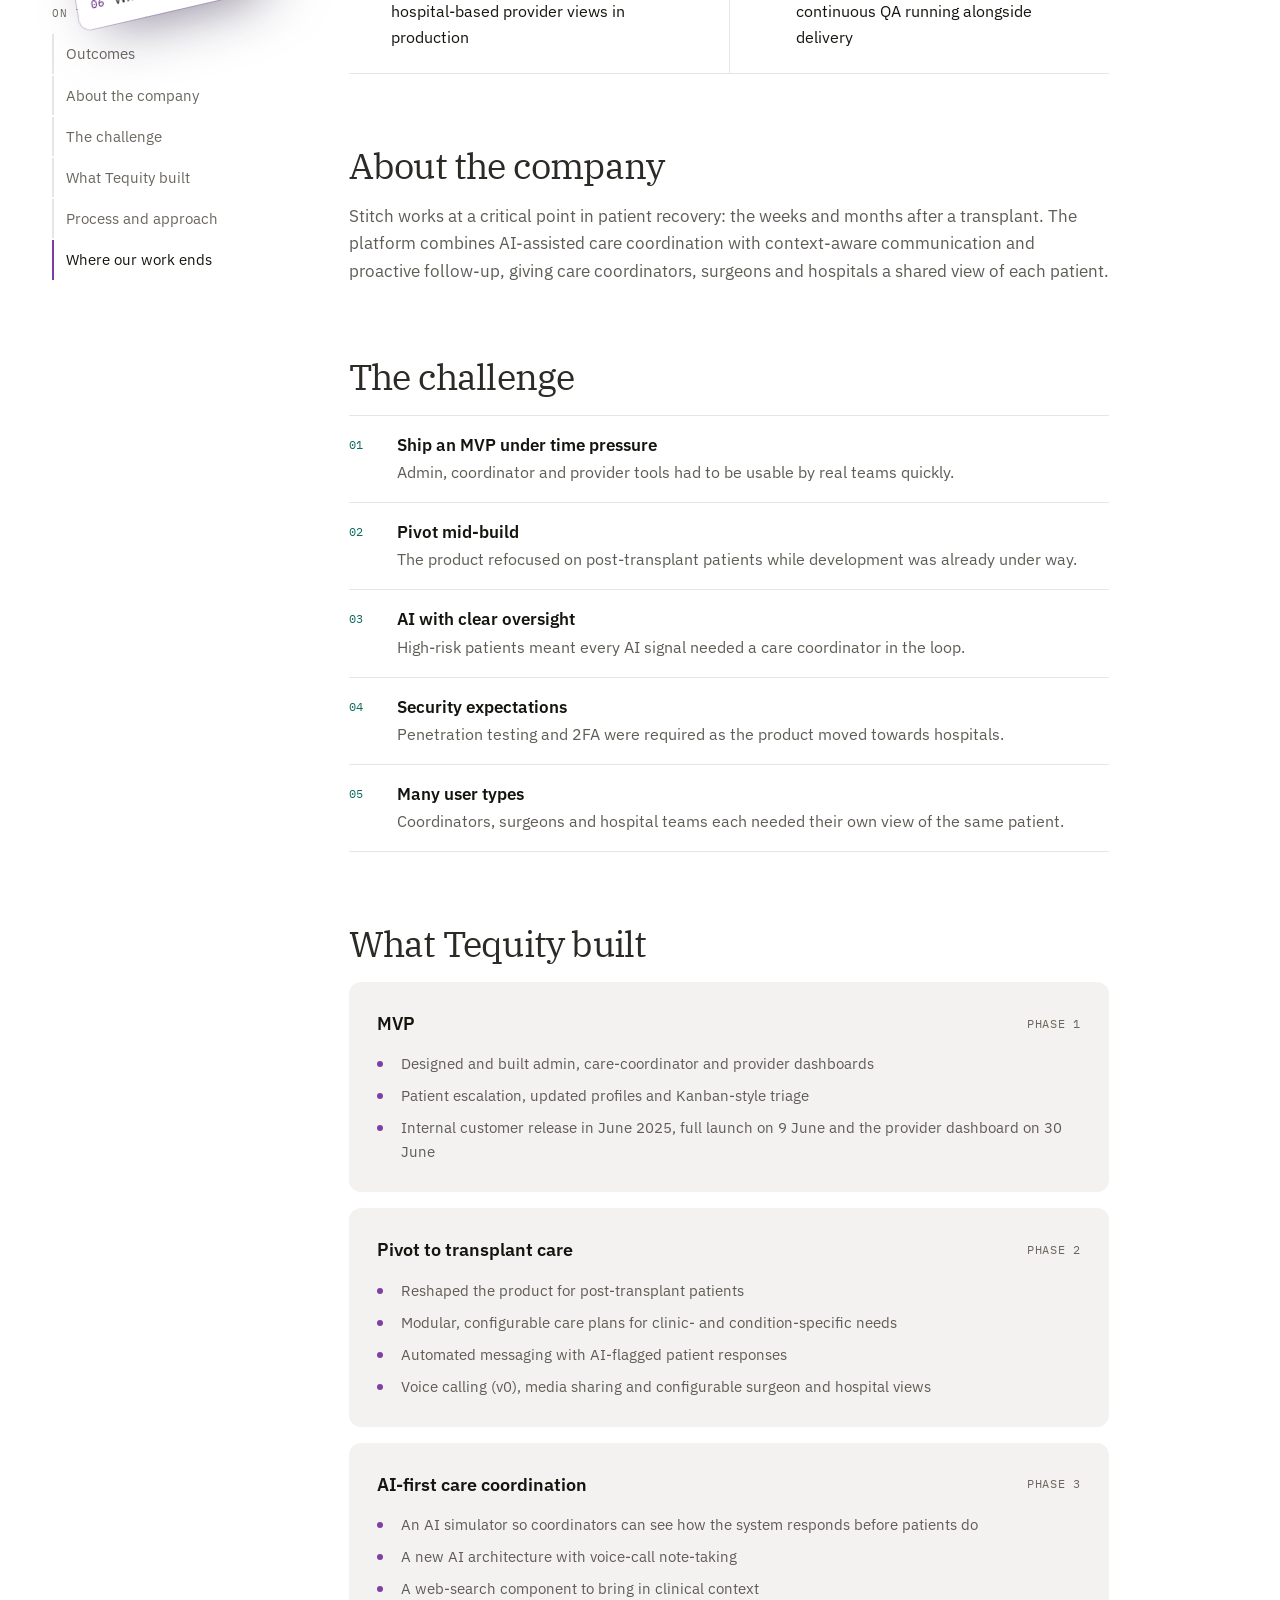
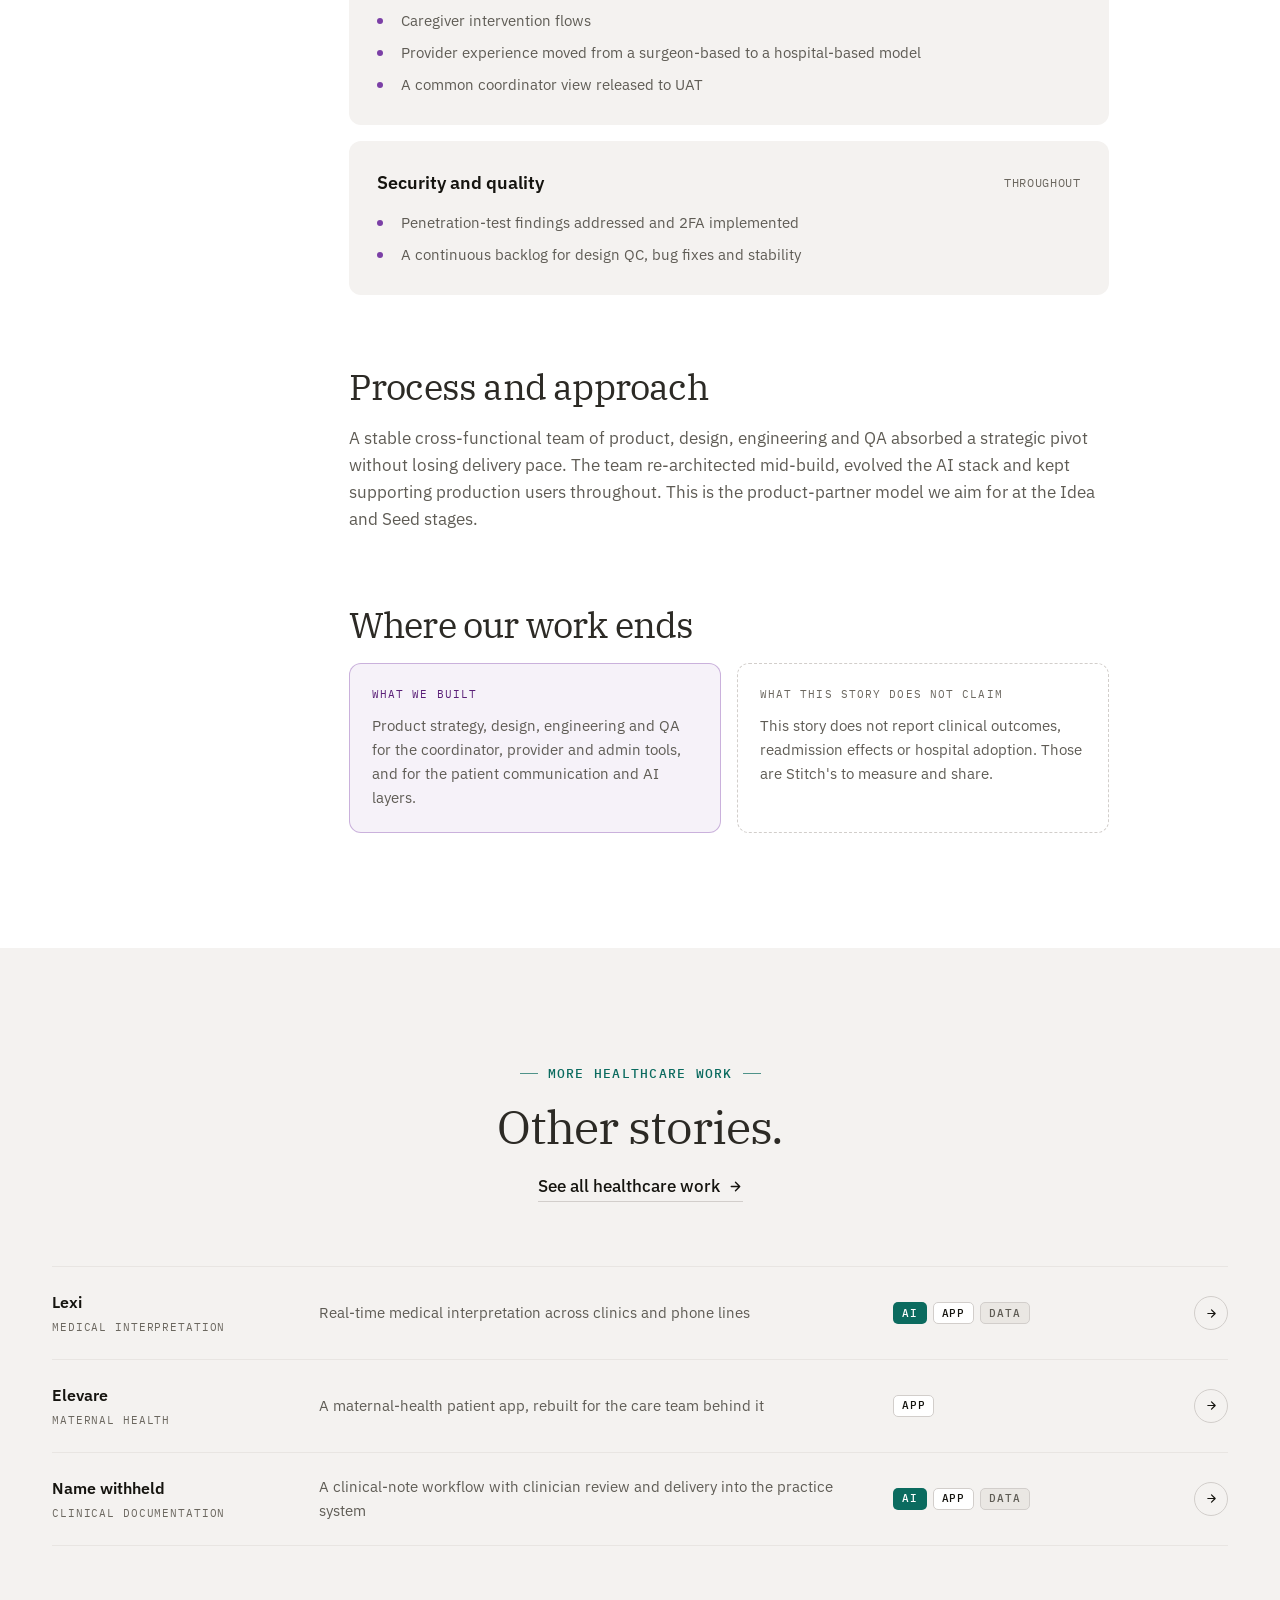
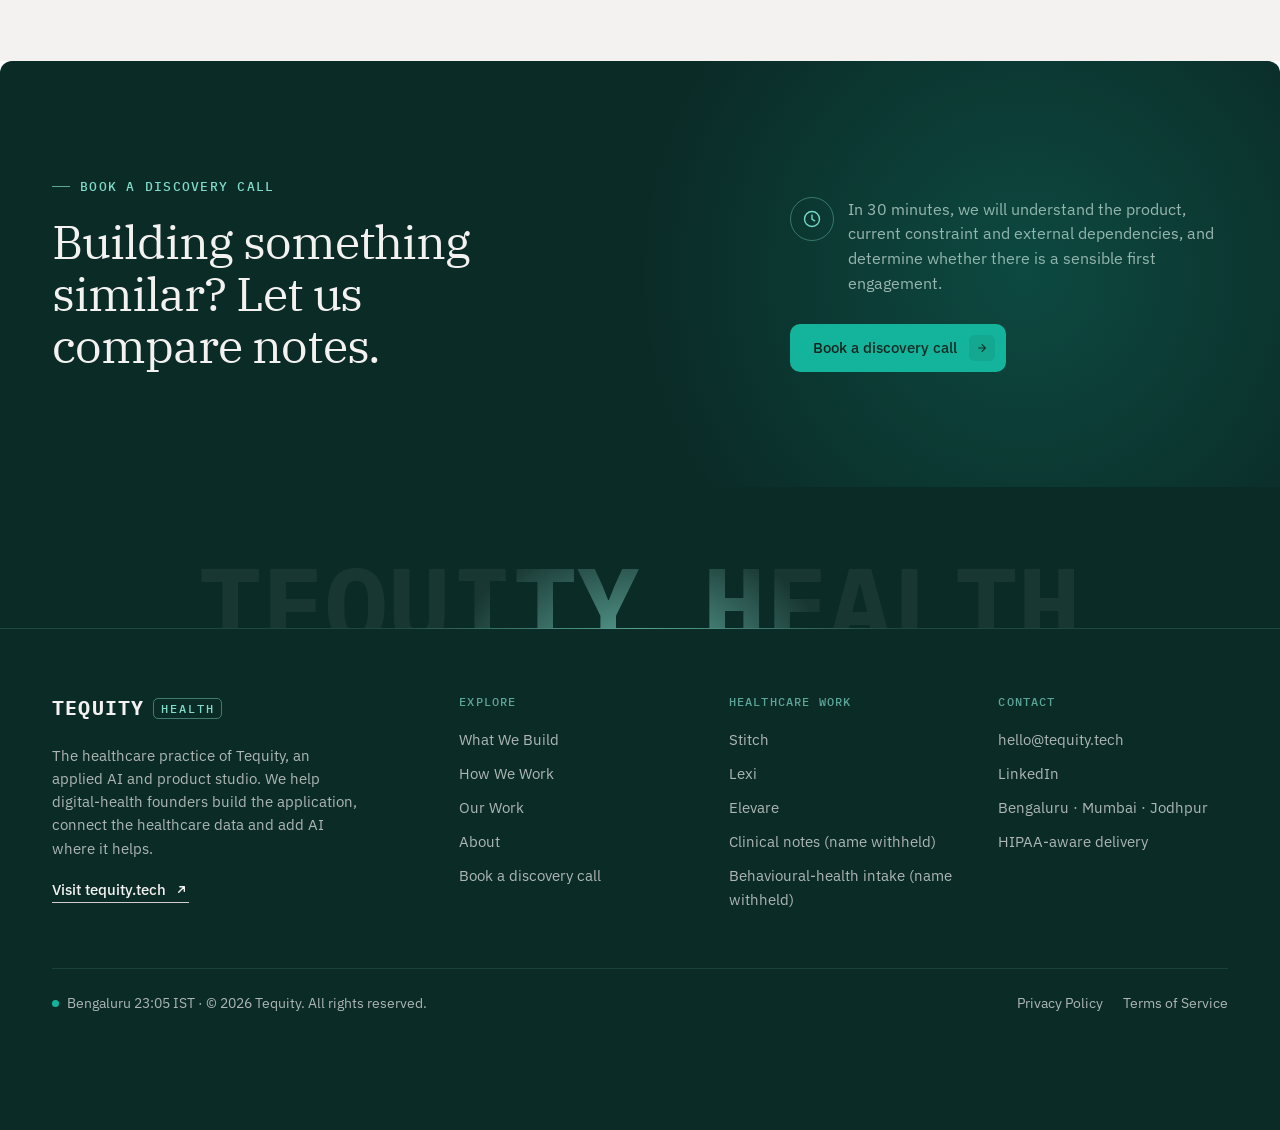
<file: work/stitch.html>
<!doctype html>
<html lang="en">
<head>
  <meta charset="utf-8">
  <meta name="viewport" content="width=device-width, initial-scale=1, viewport-fit=cover">
  <meta name="robots" content="noindex, nofollow">
  <title>Stitch | Tequity Health</title>
  <meta name="description" content="How Tequity partnered with Stitch from MVP through a pivot into post-transplant care: care-coordinator dashboards, modular care plans, voice and SMS follow-up and AI-flagged patient responses.">
  <meta name="theme-color" content="#FFFFFF">
  <meta property="og:title" content="Reimagining post-transplant care coordination with Stitch | Tequity Health">
  <meta property="og:description" content="How Tequity partnered with Stitch from MVP through a pivot into post-transplant care: care-coordinator dashboards, modular care plans, voice and SMS follow-up and AI-flagged patient responses.">
  <link rel="icon" href="../favicon.svg" type="image/svg+xml">
  <link rel="preconnect" href="https://fonts.googleapis.com">
  <link rel="preconnect" href="https://fonts.gstatic.com" crossorigin>
  <link rel="stylesheet" href="https://fonts.googleapis.com/css2?family=IBM+Plex+Mono:wght@400;500;600;700&family=IBM+Plex+Sans:wght@400;500;600;700&family=IBM+Plex+Serif:ital,wght@0,300;0,400;0,500;1,400&display=swap">
  <link rel="stylesheet" href="../assets/css/site.css">
  <script>document.documentElement.classList.add('js');try{var h=location.hash,m=localStorage.getItem('th-motion')==='1'||/[?&]motion=1/.test(location.search)||h==='#motion';if((!sessionStorage.getItem('th-loaded')||/[?&]loader=1/.test(location.search)||h==='#loader')&&(m||!matchMedia('(prefers-reduced-motion: reduce)').matches))document.documentElement.classList.add('is-loading')}catch(e){}</script>
  <script src="../assets/js/site.js" defer></script>
</head>
<body>
<!-- header:start -->
<a class="skip-link" href="#main">Skip to content</a>
<header class="site-header">
  <div class="wrap header-inner">
    <a class="brand" href="../index.html" aria-label="Tequity Health home"><span class="brand-word">TEQUITY</span><span class="brand-sub">Health</span></a>
    <button class="menu-toggle" type="button" aria-expanded="false" aria-controls="site-nav" aria-label="Open menu"><span class="menu-toggle-bars"><i></i><i></i></span></button>
    <nav class="nav" id="site-nav" aria-label="Primary">
      <a href="../what-we-build.html">What We Build</a>
      <a href="../how-we-work.html">How We Work</a>
      <a href="../our-work.html" aria-current="page">Our Work</a>
      <a href="../about.html">About</a>
      <a class="btn btn--primary btn--sm" href="../contact.html">Book a Call <svg viewBox="0 0 16 16" fill="none" aria-hidden="true"><path d="M3.5 8h9m0 0L8 3.5M12.5 8L8 12.5" stroke="currentColor" stroke-width="1.5" stroke-linecap="round" stroke-linejoin="round"/></svg></a>
    </nav>
  </div>
</header>
<!-- header:end -->

<main id="main" class="cs-themed client-stitch">

  <section class="cs-hero">
    <div class="wrap">
      <div class="cs-top">
        <nav class="crumbs reveal" aria-label="Breadcrumb"><a href="../our-work.html">Our work</a><span aria-hidden="true">/</span><span aria-current="page">Stitch</span></nav>
        <p class="collab reveal" data-verify="Stitch colour #865CE9 is sampled from the product image, not the official brand palette. Confirm or replace it under 'client colours' in site.css."><span>Tequity</span><i aria-hidden="true">&times;</i><span class="sr-only">with</span><span>Stitch</span></p>
      </div>
      <div class="cs-hero-grid">
        <div>
          <span class="eyebrow reveal">Stitch &middot; Post-transplant care coordination</span>
          <h1 class="h1 reveal" style="--i:1">Reimagining post-transplant care coordination with Stitch</h1>
          <p class="lede reveal" style="--i:2">Tequity has been Stitch&#x27;s product partner from MVP through a strategic pivot into post-transplant care, building care-coordination tools that combine modular care plans, voice calling and care-coordinator oversight of every patient response.</p>
          <div class="tag-row reveal" style="--i:3"><span class="layer-tag layer-app">App</span><span class="layer-tag layer-ai">AI</span></div>
        </div>
        <dl class="facts reveal" style="--i:2">
            <div><dt>Client</dt><dd>Stitch (StitchCare)</dd></div>
            <div><dt>Area</dt><dd>Post-transplant care coordination</dd></div>
            <div><dt>Location</dt><dd>USA</dd></div>
            <div><dt>Joined at</dt><dd>MVP</dd></div>
            <div><dt>Our role</dt><dd>Product, design, engineering and QA</dd></div>
            <div><dt>Layers</dt><dd>Application, AI</dd></div>
        </dl>
      </div>
    </div>
  </section>

  <div class="wrap">
    <div class="cs-visual cs-visual--img reveal"><img src="../assets/img/uc-care-coordination.jpg" alt="A laptop and a stethoscope on a clinic desk" width="1400" height="1050" decoding="async"></div>
  </div>

  <section class="section">
    <div class="wrap cs-body">
      <aside class="follow" data-follow>
        <div class="follow-card" data-follow-card aria-hidden="true">
          <div class="follow-media"><img src="../assets/img/uc-care-coordination.jpg" alt="" loading="lazy" decoding="async"></div>
          <div class="follow-cap"><span class="mono" data-follow-n>01</span><span data-follow-t>Outcomes</span></div>
        </div>
      <nav class="toc" aria-label="On this page">
        <span class="mono">On this page</span>
        <a href="#outcomes">Outcomes</a>
        <a href="#about">About the company</a>
        <a href="#challenge">The challenge</a>
        <a href="#solution">What Tequity built</a>
        <a href="#approach">Process and approach</a>
        <a href="#scope">Where our work ends</a>
      </nav>
      </aside>
      <div class="cs-content">
        <section class="cs-section" id="outcomes" aria-labelledby="outcomes-h">
          <h2 class="h2 reveal" id="outcomes-h">Outcomes</h2>
          <ul class="outcomes reveal">
            <li class="outcome"><svg viewBox="0 0 16 16" fill="none" aria-hidden="true"><path d="M3.5 8.5l3 3 6-7" stroke="currentColor" stroke-width="1.6" stroke-linecap="round" stroke-linejoin="round"/></svg><span>MVP shipped, and the pivot to post-transplant care delivered without losing momentum</span></li>
            <li class="outcome"><svg viewBox="0 0 16 16" fill="none" aria-hidden="true"><path d="M3.5 8.5l3 3 6-7" stroke="currentColor" stroke-width="1.6" stroke-linecap="round" stroke-linejoin="round"/></svg><span>AI-flagged patient responses trigger care-coordinator review</span></li>
            <li class="outcome"><svg viewBox="0 0 16 16" fill="none" aria-hidden="true"><path d="M3.5 8.5l3 3 6-7" stroke="currentColor" stroke-width="1.6" stroke-linecap="round" stroke-linejoin="round"/></svg><span>Voice calling, modular care plans and hospital-based provider views in production</span></li>
            <li class="outcome"><svg viewBox="0 0 16 16" fill="none" aria-hidden="true"><path d="M3.5 8.5l3 3 6-7" stroke="currentColor" stroke-width="1.6" stroke-linecap="round" stroke-linejoin="round"/></svg><span>2FA, penetration-test remediation and continuous QA running alongside delivery</span></li>
          </ul>
        </section>

        <section class="cs-section" id="about" aria-labelledby="about-h">
          <h2 class="h2 reveal" id="about-h">About the company</h2>
          <p class="body">Stitch works at a critical point in patient recovery: the weeks and months after a transplant. The platform combines AI-assisted care coordination with context-aware communication and proactive follow-up, giving care coordinators, surgeons and hospitals a shared view of each patient.</p>
        </section>

        <section class="cs-section" id="challenge" aria-labelledby="challenge-h">
          <h2 class="h2 reveal" id="challenge-h">The challenge</h2>
          <ol class="challenges reveal">
            <li><span class="mono">01</span><div><b>Ship an MVP under time pressure</b><span>Admin, coordinator and provider tools had to be usable by real teams quickly.</span></div></li>
            <li><span class="mono">02</span><div><b>Pivot mid-build</b><span>The product refocused on post-transplant patients while development was already under way.</span></div></li>
            <li><span class="mono">03</span><div><b>AI with clear oversight</b><span>High-risk patients meant every AI signal needed a care coordinator in the loop.</span></div></li>
            <li><span class="mono">04</span><div><b>Security expectations</b><span>Penetration testing and 2FA were required as the product moved towards hospitals.</span></div></li>
            <li><span class="mono">05</span><div><b>Many user types</b><span>Coordinators, surgeons and hospital teams each needed their own view of the same patient.</span></div></li>
          </ol>
        </section>

        <section class="cs-section" id="solution" aria-labelledby="solution-h">
          <h2 class="h2 reveal" id="solution-h">What Tequity built</h2>
          <div class="phases reveal">
            <div class="phase"><div class="phase-h"><b>MVP</b><span class="mono">Phase 1</span></div><ul><li>Designed and built admin, care-coordinator and provider dashboards</li><li>Patient escalation, updated profiles and Kanban-style triage</li><li>Internal customer release in June 2025, full launch on 9 June and the provider dashboard on 30 June</li></ul></div>
            <div class="phase"><div class="phase-h"><b>Pivot to transplant care</b><span class="mono">Phase 2</span></div><ul><li>Reshaped the product for post-transplant patients</li><li>Modular, configurable care plans for clinic- and condition-specific needs</li><li>Automated messaging with AI-flagged patient responses</li><li>Voice calling (v0), media sharing and configurable surgeon and hospital views</li></ul></div>
            <div class="phase"><div class="phase-h"><b>AI-first care coordination</b><span class="mono">Phase 3</span></div><ul><li>An AI simulator so coordinators can see how the system responds before patients do</li><li>A new AI architecture with voice-call note-taking</li><li>A web-search component to bring in clinical context</li><li>Caregiver intervention flows</li><li>Provider experience moved from a surgeon-based to a hospital-based model</li><li>A common coordinator view released to UAT</li></ul></div>
            <div class="phase"><div class="phase-h"><b>Security and quality</b><span class="mono">Throughout</span></div><ul><li>Penetration-test findings addressed and 2FA implemented</li><li>A continuous backlog for design QC, bug fixes and stability</li></ul></div>
          </div>
        </section>

        <section class="cs-section" id="approach" aria-labelledby="approach-h">
          <h2 class="h2 reveal" id="approach-h">Process and approach</h2>
          <p class="body reveal">A stable cross-functional team of product, design, engineering and QA absorbed a strategic pivot without losing delivery pace. The team re-architected mid-build, evolved the AI stack and kept supporting production users throughout. This is the product-partner model we aim for at the Idea and Seed stages.</p>
        </section>

        <section class="cs-section" id="scope" aria-labelledby="scope-h">
          <h2 class="h2 reveal" id="scope-h">Where our work ends</h2>
          <div class="scope reveal">
            <div class="did"><span class="mono">What we built</span><p>Product strategy, design, engineering and QA for the coordinator, provider and admin tools, and for the patient communication and AI layers.</p></div>
            <div class="not"><span class="mono">What this story does not claim</span><p>This story does not report clinical outcomes, readmission effects or hospital adoption. Those are Stitch&#x27;s to measure and share.</p></div>
          </div>
        </section>
      </div>
    </div>
  </section>

  <section class="section section--alt" aria-labelledby="more-title">
    <div class="wrap">
      <div class="section-head section-head--split">
        <div style="display:grid;gap:18px">
          <span class="eyebrow reveal">More healthcare work</span>
          <h2 class="h2 reveal" style="--i:1" id="more-title">Other stories.</h2>
        </div>
        <a class="link reveal" style="--i:2;justify-self:start" href="../our-work.html">See all healthcare work <svg viewBox="0 0 16 16" fill="none" aria-hidden="true"><path d="M3.5 8h9m0 0L8 3.5M12.5 8L8 12.5" stroke="currentColor" stroke-width="1.5" stroke-linecap="round" stroke-linejoin="round"/></svg></a>
      </div>
      <div class="more-list reveal">
        <a class="more-item client-lexi" href="lexi.html">
          <div><b>Lexi</b><span class="area">Medical interpretation</span></div>
          <p>Real-time medical interpretation across clinics and phone lines</p>
          <span class="tag-row"><span class="layer-tag layer-ai">AI</span><span class="layer-tag layer-app">App</span><span class="layer-tag layer-data">Data</span></span>
          <span class="arrow" aria-hidden="true"><svg viewBox="0 0 16 16" fill="none"><path d="M3.5 8h9m0 0L8 3.5M12.5 8L8 12.5" stroke="currentColor" stroke-width="1.5" stroke-linecap="round" stroke-linejoin="round"/></svg></span>
        </a>
        <a class="more-item client-elevare" href="elevare.html">
          <div><b>Elevare</b><span class="area">Maternal health</span></div>
          <p>A maternal-health patient app, rebuilt for the care team behind it</p>
          <span class="tag-row"><span class="layer-tag layer-app">App</span></span>
          <span class="arrow" aria-hidden="true"><svg viewBox="0 0 16 16" fill="none"><path d="M3.5 8h9m0 0L8 3.5M12.5 8L8 12.5" stroke="currentColor" stroke-width="1.5" stroke-linecap="round" stroke-linejoin="round"/></svg></span>
        </a>
        <a class="more-item client-withheld" href="clinical-notes.html">
          <div><b>Name withheld</b><span class="area">Clinical documentation</span></div>
          <p>A clinical-note workflow with clinician review and delivery into the practice system</p>
          <span class="tag-row"><span class="layer-tag layer-ai">AI</span><span class="layer-tag layer-app">App</span><span class="layer-tag layer-data">Data</span></span>
          <span class="arrow" aria-hidden="true"><svg viewBox="0 0 16 16" fill="none"><path d="M3.5 8h9m0 0L8 3.5M12.5 8L8 12.5" stroke="currentColor" stroke-width="1.5" stroke-linecap="round" stroke-linejoin="round"/></svg></span>
        </a>
      </div>
    </div>
  </section>

  <section class="section section--dark cta" aria-labelledby="cta-title">
    <div class="wrap cta-inner">
      <div style="display:grid;gap:20px">
        <span class="eyebrow reveal">Book a discovery call</span>
        <h2 class="h2 reveal" style="--i:1" id="cta-title">Building something similar? Let us compare notes.</h2>
      </div>
      <div class="cta-side reveal" style="--i:2">
        <div class="cta-promise">
          <span class="clock"><svg viewBox="0 0 20 20" fill="none" aria-hidden="true"><circle cx="10" cy="10" r="7.5" stroke="currentColor" stroke-width="1.4"/><path d="M10 6v4.2l2.6 1.6" stroke="currentColor" stroke-width="1.4" stroke-linecap="round" stroke-linejoin="round"/></svg></span>
          <p>In 30 minutes, we will understand the product, current constraint and external dependencies, and determine whether there is a sensible first engagement.</p>
        </div>
        <div class="btn-row">
          <a class="btn btn--light" href="../contact.html">Book a discovery call <svg viewBox="0 0 16 16" fill="none" aria-hidden="true"><path d="M3.5 8h9m0 0L8 3.5M12.5 8L8 12.5" stroke="currentColor" stroke-width="1.5" stroke-linecap="round" stroke-linejoin="round"/></svg></a>
        </div>
      </div>
    </div>
  </section>

</main>

<!-- footer:start -->
<footer class="site-footer">
  <div class="wrap"><div class="f-big" aria-hidden="true" data-fbig>TEQUITY HEALTH</div></div>
  <div class="f-panel">
  <div class="wrap">
    <div class="footer-grid">
      <div class="footer-brand">
        <a class="brand" href="../index.html" aria-label="Tequity Health home"><span class="brand-word">TEQUITY</span><span class="brand-sub">Health</span></a>
        <p>The healthcare practice of Tequity, an applied AI and product studio. We help digital-health founders build the application, connect the healthcare data and add AI where it helps.</p>
        <a class="link" href="https://tequity.tech" rel="noopener">Visit tequity.tech <svg viewBox="0 0 16 16" fill="none" aria-hidden="true"><path d="M5 11L11 5M11 5H6.2M11 5v4.8" stroke="currentColor" stroke-width="1.5" stroke-linecap="round" stroke-linejoin="round"/></svg></a>
      </div>
      <div class="footer-col">
        <h4>Explore</h4>
        <ul>
          <li><a href="../what-we-build.html">What We Build</a></li>
          <li><a href="../how-we-work.html">How We Work</a></li>
          <li><a href="../our-work.html">Our Work</a></li>
          <li><a href="../about.html">About</a></li>
          <li><a href="../contact.html">Book a discovery call</a></li>
        </ul>
      </div>
      <div class="footer-col">
        <h4>Healthcare work</h4>
        <ul>
          <li><a href="../work/stitch.html">Stitch</a></li>
          <li><a href="../work/lexi.html">Lexi</a></li>
          <li><a href="../work/elevare.html">Elevare</a></li>
          <li><a href="../work/clinical-notes.html">Clinical notes (name withheld)</a></li>
          <li><a href="../work/behavioural-health-intake.html">Behavioural-health intake (name withheld)</a></li>
        </ul>
      </div>
      <div class="footer-col">
        <h4>Contact</h4>
        <ul>
          <li><a href="mailto:hello@tequity.tech" data-verify="Contact inbox: keep hello@tequity.tech or set up a tequity.health address.">hello@tequity.tech</a></li>
          <li><a href="https://in.linkedin.com/company/tequitytech" rel="noopener">LinkedIn</a></li>
          <li>Bengaluru &middot; Mumbai &middot; Jodhpur</li>
          <li>HIPAA-aware delivery</li>
        </ul>
      </div>
    </div>
    <div class="footer-bottom">
      <span><i class="live-dot" aria-hidden="true"></i>Bengaluru <span data-clock>&nbsp;</span> &middot; &copy; <span data-year>2026</span> Tequity. All rights reserved.</span>
      <nav aria-label="Legal"><a href="https://tequity.tech/privacy-policy" rel="noopener">Privacy Policy</a><a href="https://tequity.tech/terms-of-service" rel="noopener">Terms of Service</a></nav>
    </div>
  </div>
  </div>
</footer>
<!-- footer:end -->
</body>
</html>
</file>
<file: assets/css/site.css>
/* ==========================================================================
   Tequity Health — site styles
   Palette aligned with Design Labs @ Tequity: white page, warm grey blocks, ink.
   Healthcare accent: clinical teal in the roles Design Labs gives its orange.
   ========================================================================== */

:root {
  /* Neutrals: shared with Design Labs @ Tequity, so the two sites read as one family.
     White page, warm grey blocks, one hairline, a softer black for titles. */
  --bg: #FFFFFF;          /* page */
  --bg-2: #F4F2F0;        /* alt sections (DL --sf) */
  --card: #F4F2F0;        /* content cards and trays (DL --sf) */
  --sf-2: #EAE7E3;        /* deeper warm fill (DL --sf2) */
  --sf-h: #ECE9E5;        /* a block under the pointer (DL --sf-h) */
  --field: #FBFAF9;       /* form fields and choice pills */
  --surface: #FFFFFF;     /* interface cards, mocks */
  --surface-2: #FBFAF9;   /* interface headers and footers */
  --ink: #15140F;
  --head: #2C2A25;        /* titles (DL --head) */
  --ink-2: #5F5C55;       /* secondary text (DL --mut), 6.7:1 */
  --ink-3: #6B675F;       /* small labels: 5.0:1 on beige, 5.6:1 on white (DL --mut2 is lighter, decorative only) */
  --ink-4: #8C887F;       /* placeholders and decoration (DL --mut2) */
  --line: #E8E5E2;        /* inner dividers */
  --line-2: #D2CECB;      /* hairline (DL --ln) */

  /* Healthcare accent: a clinical teal in the roles Design Labs gives its orange.
     --acc is the bright tone (figures on dark, dots, ticks, progress, glows), never body text on white. */
  --acc: #13B49B;
  --acc-rgb: 19, 180, 155;
  --acc-word: #0E8A79;    /* accent words in display type on white, 4.3:1 */
  --acc-ink: #0B6B5F;     /* accent text at any size on white, 6.4:1 */
  --acc-deep: #083F38;    /* text on tinted fills */
  --acc-light: #7FDCCA;   /* accent text on the dark band */
  --acc-mid: #8FD3C4;     /* accent rules and borders on light */
  --acc-soft: #D3F0E8;    /* tags, selection */
  --acc-tint: #EBF6F2;    /* tinted trays and panels */
  --acc-line: #BFE3D9;    /* borders on tinted fills */

  /* Dark band (DL --band) */
  --dark: #15140F;
  --dark-2: #24221E;
  --dark-3: #2B2922;
  --dark-line: rgba(244, 242, 240, .1);
  --on-dark: #F4F2F0;
  --on-dark-2: rgba(244, 242, 240, .7);
  --on-dark-3: rgba(244, 242, 240, .6);  /* 4.5:1 or better on ink and on the green band */

  /* Status (UI only) */
  --amber: #8A4F08;
  --amber-100: #FAEBD3;
  --danger: #B42318;
  --danger-100: #FCE8E6;

  --serif: "IBM Plex Serif", Georgia, "Times New Roman", serif;
  --sans: "IBM Plex Sans", system-ui, -apple-system, "Segoe UI", sans-serif;
  --mono: "IBM Plex Mono", ui-monospace, SFMono-Regular, Menlo, monospace;

  --r-xs: 6px;
  --r-sm: 10px;   /* buttons, fields (DL --r-btn) */
  --r: 12px;      /* every card and block (DL --r) */
  --r-lg: 12px;
  --r-xl: 14px;

  --shadow-sm: 0 1px 2px rgba(21, 20, 15, .05);
  --shadow: 0 0 0 1px rgba(21, 20, 15, .04), 0 28px 60px -36px rgba(44, 42, 37, .26);
  --shadow-lg: 0 0 0 1px rgba(21, 20, 15, .04), 0 40px 70px -44px rgba(44, 42, 37, .34);
  --lift: 0 0 0 1px var(--line-2), 0 40px 70px -44px rgba(21, 20, 15, .32);

  --ease: cubic-bezier(.16, 1, .3, 1);
  --wrap: 1240px;
  --gutter: clamp(16px, 4vw, 32px);
  --section: clamp(72px, 9vw, 128px);
  --header-h: 72px;
}

/* ---------- Reset ---------- */
*, *::before, *::after { box-sizing: border-box; }
html { -webkit-text-size-adjust: 100%; scroll-behavior: smooth; scroll-padding-top: calc(var(--header-h) + 16px); scroll-padding-bottom: 104px; }
body {
  margin: 0;
  background: var(--bg);
  color: var(--ink);
  font-family: var(--sans);
  font-size: 17px;
  line-height: 1.6;
  -webkit-font-smoothing: antialiased;
  -moz-osx-font-smoothing: grayscale;
  text-rendering: optimizeLegibility;
  overflow-x: hidden;
}
img, svg, video { display: block; max-width: 100%; }
a { color: inherit; text-decoration: none; }
button, input, select, textarea { font: inherit; color: inherit; }
button { cursor: pointer; background: none; border: 0; padding: 0; }
ul, ol { margin: 0; padding: 0; list-style: none; }
[hidden] { display: none !important; }
h1, h2, h3, h4, p, figure, blockquote, dl, dd { margin: 0; }
::selection { background: var(--acc-soft); color: var(--ink); }

:focus-visible { outline: 2px solid var(--focus, var(--acc-ink)); outline-offset: 3px; border-radius: 6px; }
.section--dark, .site-footer, .hx, .bx, .dock, .cta, .hb-visual, .ccard, .opt-switch, .sp-main { --focus: var(--acc-light); }
.section--dark .hero-stage, .hxc-card { --focus: var(--acc-ink); }

.sr-only {
  position: absolute !important; width: 1px; height: 1px; padding: 0; margin: -1px;
  overflow: hidden; clip: rect(0 0 0 0); white-space: nowrap; border: 0;
}
.skip-link {
  position: absolute; left: 16px; top: -60px; z-index: 100;
  background: var(--ink); color: var(--bg); padding: 10px 16px; border-radius: 999px;
  transition: top .2s var(--ease);
}
.skip-link:focus { top: 12px; }

/* ---------- Layout ---------- */
.wrap { width: 100%; max-width: var(--wrap); margin-inline: auto; padding-inline: var(--gutter); }
.section { padding-block: var(--section); }
.section--tight { padding-block: clamp(56px, 7vw, 88px); }
.section--alt { background: var(--bg-2); }
.section--dark { background: var(--dark); color: var(--on-dark); }
.section--line { border-top: 1px solid var(--line); }

/* ---------- Type ---------- */
.eyebrow {
  display: inline-flex; align-items: center; gap: 10px;
  font-family: var(--mono); font-size: 12.5px; font-weight: 500;
  letter-spacing: .1em; text-transform: uppercase; color: var(--acc-ink);
}
.section--dark .eyebrow { color: var(--acc-light); }
.eyebrow::before { content: ""; width: 18px; height: 1px; background: currentColor; opacity: .7; }
.eyebrow--plain::before { display: none; }

.display, .h1, .h2 {
  font-family: var(--serif); font-weight: 400; letter-spacing: -.022em; color: var(--head);
  text-wrap: balance;
}
.section--dark .h1, .section--dark .h2, .section--dark .display { color: var(--on-dark); }
.display { font-size: clamp(2.6rem, 1.5rem + 3.9vw, 4.6rem); line-height: 1.03; }
.h1 { font-size: clamp(2.35rem, 1.5rem + 3vw, 3.9rem); line-height: 1.06; }
.h2 { font-size: clamp(1.95rem, 1.35rem + 2vw, 3rem); line-height: 1.1; }
.h3 { font-family: var(--sans); font-size: 1.22rem; font-weight: 600; line-height: 1.3; letter-spacing: -.01em; }
.h4 { font-family: var(--sans); font-size: 1.02rem; font-weight: 600; line-height: 1.35; }
.accent { color: var(--acc-word); }
.section--dark .accent { color: var(--acc-light); }
.lede { font-size: clamp(1.08rem, 1rem + .35vw, 1.24rem); line-height: 1.6; color: var(--ink-2); max-width: 60ch; }
.section--dark .lede { color: var(--on-dark-2); }
.body { color: var(--ink-2); max-width: 64ch; }
.body + .body { margin-top: 1em; }
.section--dark .body { color: var(--on-dark-2); }
.muted { color: var(--ink-3); }
.mono { font-family: var(--mono); }
.small { font-size: .9rem; }
.xsmall { font-size: .8rem; }

.section-head { display: grid; gap: 18px; max-width: 760px; margin-bottom: clamp(40px, 5vw, 64px); }
.section-head--split {
  max-width: none; grid-template-columns: minmax(0, 1.1fr) minmax(0, .9fr); align-items: end; gap: 24px 64px;
}
@media (max-width: 860px) { .section-head--split { grid-template-columns: 1fr; } }

/* ---------- Buttons & links ---------- */
.btn {
  --btn-h: 50px;
  display: inline-flex; align-items: center; justify-content: center; gap: 10px;
  height: var(--btn-h); padding: 0 24px; border-radius: 999px;
  font-size: 15.5px; font-weight: 500; line-height: 1; white-space: nowrap;
  border: 1px solid transparent;
  transition: transform .25s var(--ease), background-color .25s var(--ease), border-color .25s var(--ease), color .25s var(--ease), box-shadow .25s var(--ease);
}
.btn svg { width: 16px; height: 16px; transition: transform .3s var(--ease); }
.btn:hover svg { transform: translateX(3px); }
.btn:active { transform: translateY(1px) scale(.985); }
.btn--primary { background: var(--ink); color: var(--bg); }
.btn--primary:hover { background: #24221B; }
.btn--secondary { background: transparent; color: var(--ink); border-color: var(--line-2); }
.btn--secondary:hover { border-color: var(--ink); background: var(--surface); }
.btn--light { background: var(--on-dark); color: var(--ink); }
.btn--light:hover { background: #fff; }
.btn--ghost-dark { color: var(--on-dark); border-color: rgba(244, 242, 240, .28); }
.btn--ghost-dark:hover { border-color: var(--on-dark); background: rgba(244, 242, 240, .06); }
.btn--sm { --btn-h: 40px; padding: 0 18px; font-size: 14.5px; }
.btn[disabled] { opacity: .5; pointer-events: none; }
.btn-row { display: flex; flex-wrap: wrap; gap: 12px; }

.link {
  display: inline-flex; align-items: center; gap: 8px; font-weight: 500; color: var(--ink);
  background-image: linear-gradient(var(--acc), var(--acc)), linear-gradient(var(--line-2), var(--line-2));
  background-size: 0% 1px, 100% 1px; background-repeat: no-repeat; background-position: 0 100%, 0 100%; padding-bottom: 2px;
  transition: background-size .35s var(--ease), color .2s;
}
.link svg { width: 15px; height: 15px; transition: transform .3s var(--ease); }
.link:hover { background-size: 100% 1px, 100% 1px; }
.link:hover svg { transform: translateX(3px); }
.link--teal { color: var(--acc-ink); }
.section--dark .link { color: var(--on-dark); background-image: linear-gradient(var(--acc), var(--acc)), linear-gradient(var(--dark-line), var(--dark-line)); }

/* ---------- Header ---------- */
.site-header {
  position: sticky; top: 0; z-index: 40;
  background: rgba(255, 255, 255, .84);
  -webkit-backdrop-filter: saturate(1.2) blur(14px); backdrop-filter: saturate(1.2) blur(14px);
  border-bottom: 1px solid transparent;
  transition: border-color .3s var(--ease), background-color .3s var(--ease);
}
.site-header.is-scrolled { border-bottom-color: var(--line); }
.header-inner { display: flex; align-items: center; justify-content: space-between; height: var(--header-h); gap: 24px; }

.brand { display: inline-flex; align-items: baseline; gap: 9px; line-height: 1; padding-block: 5px; }
.brand-word { font-family: var(--mono); font-weight: 700; font-size: 20px; letter-spacing: .06em; color: var(--ink); }
.brand-sub {
  font-family: var(--mono); font-weight: 500; font-size: 11.5px; letter-spacing: .16em; text-transform: uppercase;
  color: var(--acc-ink); padding: 4px 7px 3px; border: 1px solid var(--acc-mid); border-radius: 5px;
  transform: translateY(-2px);
}
.section--dark .brand-word, .site-footer .brand-word { color: var(--on-dark); }
.site-footer .brand-sub { color: var(--acc-light); border-color: rgba(127, 220, 202, .45); }

.nav { display: flex; align-items: center; gap: 4px; }
.nav a:not(.btn) {
  position: relative; padding: 10px 14px; border-radius: 999px; font-size: 15px; font-weight: 450; color: var(--ink-2);
  transition: color .2s, background-color .2s;
}
.nav a:not(.btn):hover { color: var(--acc-ink); }
.nav a:not(.btn)[aria-current="page"] { color: var(--ink); font-weight: 500; }
.nav a:not(.btn)[aria-current="page"]::after {
  content: ""; position: absolute; left: 50%; bottom: 3px; width: 5px; height: 5px; border-radius: 50%;
  background: var(--acc); transform: translateX(-50%);
}
.nav .btn { margin-left: 12px; }

.menu-toggle { display: none; width: 44px; height: 44px; border-radius: 999px; align-items: center; justify-content: center; }
.menu-toggle i { display: block; width: 20px; height: 1.6px; background: var(--ink); border-radius: 2px; transition: transform .3s var(--ease), opacity .2s; }
.menu-toggle i + i { margin-top: 6px; }
.menu-toggle-bars { display: flex; flex-direction: column; }
.menu-open .menu-toggle i:first-child { transform: translateY(3.8px) rotate(45deg); }
.menu-open .menu-toggle i:last-child { transform: translateY(-3.8px) rotate(-45deg); }

@media (max-width: 900px) {
  .menu-toggle { display: inline-flex; }
  .nav {
    position: fixed; inset: var(--header-h) 0 auto 0; z-index: 39;
    flex-direction: column; align-items: stretch; gap: 0;
    padding: 12px var(--gutter) 28px; background: var(--bg); border-bottom: 1px solid var(--line);
    transform: translateY(-8px); opacity: 0; visibility: hidden; pointer-events: none;
    transition: opacity .25s var(--ease), transform .35s var(--ease), visibility 0s .35s;
  }
  .menu-open .nav { opacity: 1; transform: none; visibility: visible; pointer-events: auto; transition: opacity .25s var(--ease), transform .35s var(--ease); }
  .nav a:not(.btn) { padding: 16px 4px; border-radius: 0; font-size: 1.15rem; border-bottom: 1px solid var(--line); }
  .nav a:not(.btn):hover { background: none; }
  .nav a:not(.btn)[aria-current="page"]::after { left: auto; right: 6px; top: 50%; bottom: auto; transform: translateY(-50%); width: 6px; height: 6px; }
  .nav .btn { margin: 20px 0 0; --btn-h: 52px; }
}

/* ---------- Layer tags (shared visual language) ---------- */
.layer-tag {
  display: inline-flex; align-items: center; gap: 6px; height: 22px; padding: 0 8px; border-radius: 5px;
  font-family: var(--mono); font-size: 10.5px; font-weight: 500; letter-spacing: .08em; text-transform: uppercase; white-space: nowrap;
  border: 1px solid transparent;
}
.layer-data { background: var(--sf-2); color: var(--ink-2); border-color: var(--line-2); }
.layer-app  { background: var(--surface); color: var(--ink); border-color: var(--line-2); }
.layer-ai   { background: var(--acc-ink); color: #fff; }
.layer-x    { background: transparent; color: var(--ink-3); border: 1px dashed var(--line-2); }
.section--dark .layer-data { background: rgba(244, 242, 240, .08); color: var(--on-dark-2); border-color: var(--dark-line); }
.section--dark .layer-app  { background: rgba(244, 242, 240, .14); color: var(--on-dark); border-color: rgba(244, 242, 240, .22); }
.section--dark .layer-ai   { background: var(--acc-ink); color: #fff; }
.tag-row { display: flex; flex-wrap: wrap; gap: 6px; }

.chip {
  display: inline-flex; align-items: center; height: 30px; padding: 0 12px; border-radius: 999px;
  border: 1px solid var(--line-2); background: var(--surface); font-size: 13.5px; color: var(--ink-2); white-space: nowrap;
}
.section--dark .chip { background: transparent; border-color: var(--dark-line); color: var(--on-dark-2); }
.chip-row { display: flex; flex-wrap: wrap; gap: 8px; }

/* ---------- Status dots ---------- */
.dot { width: 8px; height: 8px; border-radius: 50%; background: var(--acc); display: inline-block; flex: none; }
.dot.live { position: relative; }
.dot.live::after {
  content: ""; position: absolute; inset: -4px; border-radius: 50%; border: 1.5px solid var(--acc); opacity: 0;
  animation: ping 2.2s var(--ease) 2;
}
@keyframes ping { 0% { transform: scale(.6); opacity: .8; } 80%, 100% { transform: scale(1.6); opacity: 0; } }

/* ==========================================================================
   HERO
   ========================================================================== */
.hero { position: relative; padding-top: clamp(40px, 6vw, 80px); padding-bottom: clamp(64px, 8vw, 112px); }
.hero-grid { display: grid; grid-template-columns: minmax(0, 1.02fr) minmax(0, 1fr); gap: clamp(40px, 6vw, 88px); align-items: center; }
.hero-copy { display: grid; gap: 28px; }
.hero-copy .lede { max-width: 52ch; }
.hero-note { font-size: 14px; color: var(--ink-3); padding-top: 6px; }
.hero-note a { color: var(--ink-2); border-bottom: 1px solid var(--line-2); transition: border-color .2s, color .2s; }
.hero-note a:hover { color: var(--ink); border-color: var(--ink); }
@media (max-width: 980px) { .hero-grid { grid-template-columns: 1fr; } }

/* Hero visual: one workflow crossing three layers */
.hero-visual { position: relative; }
.hero-stage {
  position: relative; border-radius: var(--r-xl); padding: clamp(18px, 3vw, 36px);
  background:
    linear-gradient(var(--acc-tint), var(--acc-tint)) padding-box;
  border: 1px solid var(--acc-line);
  overflow: hidden;
}
.hero-stage::before {
  content: ""; position: absolute; inset: 0; pointer-events: none; opacity: .55;
  background-image:
    linear-gradient(to right, rgba(11, 107, 95, .08) 1px, transparent 1px),
    linear-gradient(to bottom, rgba(11, 107, 95, .08) 1px, transparent 1px);
  background-size: 28px 28px;
  -webkit-mask-image: radial-gradient(ellipse at 70% 30%, #000 20%, transparent 75%);
          mask-image: radial-gradient(ellipse at 70% 30%, #000 20%, transparent 75%);
}

.flow-card {
  position: relative; background: var(--surface); border-radius: var(--r-lg); border: 1px solid var(--line);
  box-shadow: var(--shadow-lg); overflow: hidden;
}
.flow-head {
  display: flex; align-items: center; justify-content: space-between; gap: 12px;
  padding: 16px 20px; border-bottom: 1px solid var(--line); background: var(--surface-2);
}
.flow-title { display: flex; align-items: center; gap: 10px; font-weight: 600; font-size: 14.5px; white-space: nowrap; }
.flow-meta { font-size: 12px; color: var(--ink-3); white-space: nowrap; }
.flow-steps { position: relative; padding: 8px 0; }
.flow-steps::before {
  content: ""; position: absolute; left: 31px; top: 30px; bottom: 30px; width: 1.5px; background: var(--line);
}
.flow-progress {
  position: absolute; left: 31px; top: 30px; width: 1.5px; height: calc(100% - 60px); background: var(--acc);
  transform-origin: top; transform: scaleY(var(--p, 0)); transition: transform .7s var(--ease);
}
.flow-step {
  position: relative; display: grid; grid-template-columns: 24px minmax(0, 1fr) auto; align-items: center; gap: 14px;
  padding: 12px 20px; transition: opacity .5s var(--ease), background-color .5s var(--ease);
}
.flow-step .node {
  position: relative; z-index: 1; width: 24px; height: 24px; border-radius: 50%;
  display: grid; place-items: center; background: var(--surface); border: 1.5px solid var(--line-2);
  transition: background-color .4s var(--ease), border-color .4s var(--ease);
}
.flow-step .node svg { width: 12px; height: 12px; opacity: 0; transform: scale(.5); transition: opacity .3s, transform .4s var(--ease); color: #fff; }
.flow-body { display: grid; gap: 2px; min-width: 0; }
.flow-body strong { font-size: 14.5px; font-weight: 600; line-height: 1.35; }
.flow-body .mono { font-size: 11.5px; color: var(--ink-3); white-space: nowrap; overflow: hidden; text-overflow: ellipsis; }
.flow-step.is-pending { opacity: .42; }
.flow-step.is-done .node { background: var(--acc-word); border-color: var(--acc-word); }
.flow-step.is-done .node svg { opacity: 1; transform: none; }
.flow-step.is-done[data-kind="flag"] .node { background: var(--amber); border-color: var(--amber); }
.flow-step.is-active { background: linear-gradient(90deg, rgba(211, 240, 232, .7), rgba(211, 240, 232, 0)); }
.flow-step.is-active .node { border-color: var(--acc); }
.flow-step.is-active .node::after {
  content: ""; position: absolute; inset: -5px; border-radius: 50%; border: 1.5px solid var(--acc);
  animation: ping 1.6s var(--ease) 3;
}
.flow-step.is-active .node::before { content: ""; width: 8px; height: 8px; border-radius: 50%; background: var(--acc); }
.flow-flag {
  display: none; margin-top: 4px; justify-self: start;
  font-family: var(--mono); font-size: 10.5px; letter-spacing: .05em; text-transform: uppercase;
  color: var(--amber); background: var(--amber-100); padding: 3px 7px; border-radius: 4px;
}
.flow-step.is-done[data-kind="flag"] .flow-flag, .flow-step.is-active[data-kind="flag"] .flow-flag { display: inline-block; }
.flow-foot {
  display: flex; align-items: center; gap: 10px; padding: 14px 20px; border-top: 1px solid var(--line);
  background: var(--surface-2); font-size: 13px; color: var(--ink-2);
}
.flow-foot svg { width: 16px; height: 16px; color: var(--acc-ink); flex: none; }
.flow-foot b { font-weight: 600; color: var(--ink); }

.hero-legend {
  position: relative; display: flex; flex-wrap: wrap; align-items: center; gap: 8px 14px; margin-top: 18px;
  font-size: 12.5px; color: var(--ink-3);
}
.hero-legend span.lbl { font-family: var(--mono); letter-spacing: .08em; text-transform: uppercase; font-size: 11px; }
.flow-pause { margin-left: auto; display: grid; place-items: center; width: 30px; height: 30px; border-radius: 50%; background: var(--surface); color: var(--ink); box-shadow: 0 0 0 1px var(--line-2); transition: box-shadow .2s; }
.flow-pause:hover { box-shadow: 0 0 0 1px var(--ink); }
.flow-pause svg { width: 12px; height: 12px; }
.flow-pause .i-play, .flow-pause.is-paused .i-pause { display: none; }
.flow-pause.is-paused .i-play { display: block; }

@media (max-width: 520px) {
  .flow-step { grid-template-columns: 22px minmax(0, 1fr); padding: 12px 16px; }
  .flow-step .layer-tag { grid-column: 2; justify-self: start; order: -1; }
  .flow-steps::before, .flow-progress { left: 26px; }
  .flow-head, .flow-foot { padding-inline: 16px; }
}
@media (max-width: 400px) { .flow-meta { display: none; } }

/* ==========================================================================
   PROOF: logos + stats
   ========================================================================== */
.proof { padding-block: 0 clamp(64px, 8vw, 104px); }
.proof-label { font-family: var(--mono); font-size: 12px; letter-spacing: .1em; text-transform: uppercase; color: var(--ink-3); margin-bottom: 22px; }
.logo-strip {
  display: grid; grid-template-columns: repeat(6, minmax(0, 1fr)); align-items: center;
  border-top: 1px solid var(--line); border-bottom: 1px solid var(--line);
}
.logo-strip li {
  display: flex; align-items: center; justify-content: center; min-height: 92px; padding: 16px;
  border-left: 1px solid var(--line);
}
.logo-strip li:first-child { border-left: 0; }
.wordmark {
  font-size: 19px; color: var(--ink-2); opacity: .9; letter-spacing: -.01em; white-space: nowrap;
  transition: color .3s, opacity .3s;
}
.logo-strip li:hover .wordmark { color: var(--ink); opacity: 1; }
.wm-elevare   { font-family: var(--serif); font-style: italic; font-weight: 400; font-size: 22px; }
.wm-lexi      { font-family: var(--sans); font-weight: 700; letter-spacing: -.04em; font-size: 23px; text-transform: lowercase; }
.wm-stitch    { font-family: var(--sans); font-weight: 600; font-size: 21px; display: inline-flex; align-items: center; gap: 7px; }
.wm-stitch i  { width: 14px; height: 14px; border-radius: 4px; border: 2px solid currentColor; display: inline-block; transform: rotate(45deg); }
.wm-alto      { font-family: var(--serif); font-weight: 500; font-size: 17px; line-height: 1.1; text-align: center; }
.wm-alto small { display: block; font-family: var(--sans); font-size: 10px; letter-spacing: .2em; text-transform: uppercase; font-weight: 500; }

.stats { display: grid; grid-template-columns: repeat(4, minmax(0, 1fr)); margin-top: clamp(40px, 5vw, 64px); }
.stat { padding: 4px 28px 4px 0; display: grid; gap: 8px; align-content: start; }
.stat + .stat { padding-left: 28px; border-left: 1px solid var(--line); }
.stat-num { font-family: var(--serif); font-size: clamp(2.2rem, 1.6rem + 1.8vw, 3.1rem); line-height: 1; letter-spacing: -.03em; color: var(--acc-word); font-variant-numeric: tabular-nums; }
.stat-lbl { font-size: 14.5px; color: var(--ink-2); max-width: 22ch; }

@media (max-width: 900px) {
  .logo-strip { grid-template-columns: repeat(3, minmax(0, 1fr)); }
  .logo-strip li:nth-child(3n + 1) { border-left: 0; }
  .logo-strip li:nth-child(n + 4) { border-top: 1px solid var(--line); }
  .stats { grid-template-columns: repeat(2, minmax(0, 1fr)); row-gap: 32px; }
  .stat:nth-child(3) { padding-left: 0; border-left: 0; }
}
@media (max-width: 520px) {
  .logo-strip { grid-template-columns: repeat(2, minmax(0, 1fr)); }
  .logo-strip li { min-height: 76px; }
  .logo-strip li:nth-child(3n + 1) { border-left: 1px solid var(--line); }
  .logo-strip li:nth-child(2n + 1) { border-left: 0; }
  .logo-strip li:nth-child(n + 3) { border-top: 1px solid var(--line); }
  .stat, .stat + .stat { padding: 0 12px 0 0; }
  .stat:nth-child(even) { padding-left: 16px; border-left: 1px solid var(--line); }
}

/* ==========================================================================
   STACK DIAGRAM (application / data / AI)
   ========================================================================== */
.problem-grid { display: grid; grid-template-columns: minmax(0, 1fr) minmax(0, 1fr); gap: 32px 72px; align-items: start; margin-bottom: clamp(48px, 6vw, 80px); }
.problem-grid .body { font-size: 1.06rem; }
@media (max-width: 860px) { .problem-grid { grid-template-columns: 1fr; } }

.stack { display: grid; grid-template-columns: minmax(0, 1fr); gap: 0; }
.stack-layers { display: grid; gap: 0; }
.stack-layer {
  position: relative; display: grid; grid-template-columns: minmax(200px, 300px) minmax(0, 1fr); gap: 20px 40px; align-items: center;
  padding: 28px 30px; border-radius: var(--r-lg); background: var(--dark-2); border: 1px solid var(--dark-line);
  transition: border-color .35s var(--ease), background-color .35s var(--ease), transform .35s var(--ease);
}
.stack-layer:hover { border-color: rgba(127, 220, 202, .4); background: var(--dark-3); }
.stack-label { display: grid; gap: 10px; align-content: start; }
.stack-label h3 { font-size: 1.28rem; font-weight: 600; color: var(--on-dark); letter-spacing: -.01em; }
.stack-label p { font-size: 14.5px; color: var(--on-dark-2); line-height: 1.55; }
.stack-layer .chip-row { gap: 8px; }
.stack-layer .chip { height: 32px; font-size: 13.5px; }
.stack-layer.is-ai { border-color: rgba(var(--acc-rgb), .55); background: linear-gradient(180deg, rgba(var(--acc-rgb), .16), rgba(var(--acc-rgb), .04)), var(--dark-2); }

.stack-link { position: relative; height: 44px; display: flex; justify-content: space-around; padding-inline: 18%; }
.stack-link i { position: relative; display: block; width: 1px; height: 100%; background: var(--dark-line); overflow: hidden; }
.stack-link i::after {
  content: ""; position: absolute; left: -2.5px; width: 6px; height: 6px; border-radius: 50%; background: var(--acc-light);
  animation: flow-up 2.4s linear 2 paused; animation-delay: var(--d, 0s);
}
.stack-link.is-live i::after, .pipe-arrow.is-live i { animation-play-state: running; }
.stack-link i.down::after { animation-name: flow-down; background: var(--on-dark-2); }
@keyframes flow-up { from { transform: translateY(46px); opacity: 0; } 15% { opacity: 1; } 85% { opacity: 1; } to { transform: translateY(-8px); opacity: 0; } }
@keyframes flow-down { from { transform: translateY(-8px); opacity: 0; } 15% { opacity: 1; } 85% { opacity: 1; } to { transform: translateY(46px); opacity: 0; } }

.stack-rail { display: grid; grid-template-columns: 168px minmax(0, 1fr); gap: 18px 28px; align-items: start; padding: 26px 30px; border-radius: var(--r-lg); background: var(--dark-3); border: 1px solid rgba(244, 242, 240, .1); color: var(--on-dark); }
.stack-rail .lbl { padding-top: 2px; font-family: var(--mono); font-size: 11.5px; line-height: 1.5; letter-spacing: .1em; text-transform: uppercase; color: var(--acc-light); }
.stack-rail ul { display: grid; grid-template-columns: repeat(5, minmax(0, 1fr)); }
.stack-rail li { display: grid; grid-template-columns: 16px minmax(0, 1fr); gap: 6px 10px; align-content: start; padding: 0 18px; border-left: 1px solid rgba(244, 242, 240, .12); }
.stack-rail li:first-child { padding-left: 0; border-left: 0; }
.stack-rail li svg { width: 16px; height: 16px; margin-top: 2px; color: var(--acc-light); }
.stack-rail li b { font-size: 15px; font-weight: 600; line-height: 1.35; color: var(--on-dark); }
.stack-rail li span { grid-column: 2; font-size: 13.5px; line-height: 1.45; color: var(--on-dark-2); }
@media (max-width: 1100px) { .stack-rail { grid-template-columns: minmax(0, 1fr); } }
@media (max-width: 860px) { .stack-rail ul { grid-template-columns: repeat(2, minmax(0, 1fr)); gap: 20px 24px; } .stack-rail li, .stack-rail li:first-child { padding: 0; border-left: 0; } }
@media (max-width: 480px) { .stack-rail { padding: 22px; } .stack-rail ul { grid-template-columns: minmax(0, 1fr); gap: 16px; } }

.promise {
  display: grid; grid-template-columns: auto minmax(0, 1fr); gap: 20px 28px; align-items: start;
  margin-top: clamp(40px, 5vw, 64px); padding-top: clamp(28px, 4vw, 40px); border-top: 1px solid var(--dark-line);
}
.promise .mono { font-size: 12px; letter-spacing: .1em; text-transform: uppercase; color: var(--acc-light); padding-top: 10px; }
.promise p { font-family: var(--serif); font-size: clamp(1.35rem, 1.1rem + .9vw, 1.9rem); line-height: 1.3; color: var(--on-dark); max-width: 36ch; letter-spacing: -.01em; }

@media (max-width: 980px) {
  .stack { grid-template-columns: 1fr; }
}
@media (max-width: 720px) {
  .stack-layer { grid-template-columns: 1fr; padding: 22px; }
  .promise { grid-template-columns: 1fr; }
}

/* Light variant of the stack (What We Build page) */
.stack--light .stack-layer { background: var(--card); border-color: transparent; }
.stack--light .stack-layer:hover { background: var(--sf-h); border-color: transparent; }
.stack--light .stack-label h3 { color: var(--ink); }
.stack--light .stack-label p { color: var(--ink-2); }
.stack--light .chip { background: var(--surface); border-color: transparent; color: var(--ink-2); }
.stack--light .stack-link i { background: var(--line-2); }
.stack--light .stack-link i::after { background: var(--acc); }
.stack--light .stack-link i.down::after { background: var(--ink-3); }
.stack--light .stack-rail { background: var(--ink); border-color: transparent; }
.stack--light .layer-data { background: var(--sf-2); color: var(--ink-2); border-color: var(--line-2); }
.stack--light .layer-app { background: var(--surface); color: var(--ink); border-color: var(--line-2); }
.stack--light .layer-ai { background: var(--acc-ink); color: #fff; }

/* ==========================================================================
   CAPABILITIES (bento)
   ========================================================================== */
.bento { display: grid; grid-template-columns: repeat(12, minmax(0, 1fr)); gap: 16px; }
.cap {
  position: relative; display: flex; flex-direction: column; gap: 18px;
  padding: clamp(24px, 3vw, 36px); border-radius: var(--r-lg); background: var(--card); border: 1px solid transparent;
  transition: background-color .45s var(--ease), transform .6s var(--ease), box-shadow .6s var(--ease);
}
a.cap:hover { background: var(--surface); transform: translateY(-6px); box-shadow: var(--lift); }
.cap-top { display: flex; align-items: center; justify-content: space-between; gap: 12px; }
.cap-num { font-family: var(--mono); font-size: 12.5px; color: var(--ink-3); letter-spacing: .06em; }
.cap h3 { font-size: 1.36rem; font-weight: 600; letter-spacing: -.015em; line-height: 1.25; }
.cap p { color: var(--ink-2); font-size: 15.5px; max-width: 54ch; }
.cap-list { display: flex; flex-wrap: wrap; gap: 6px; margin-top: auto; }
.cap-list li { font-size: 13px; color: var(--ink-2); padding: 5px 10px; border-radius: 999px; background: var(--surface); border: 1px solid var(--line); }
.cap .link { margin-top: 4px; font-size: 15px; }
.cap--7 { grid-column: span 7; }
.cap--5 { grid-column: span 5; }
.cap--12 { grid-column: span 12; }
.cap--wide { display: grid; grid-template-columns: minmax(0, 1fr) minmax(0, 1.2fr); gap: 20px 56px; align-items: center; background: var(--surface); box-shadow: inset 0 0 0 1px var(--line-2); }
.cap--wide .cap-list { margin-top: 0; }
.cap-visual { border-radius: var(--r); background: var(--surface); border: 1px solid var(--line); padding: 16px; }
@media (max-width: 900px) {
  .cap--7, .cap--5 { grid-column: span 12; }
  .cap--wide { grid-template-columns: 1fr; }
}

/* mini journey (strategy card) */
.mini-journey { display: grid; grid-template-columns: repeat(4, minmax(0, 1fr)); gap: 0; position: relative; }
.mini-journey::before { content: ""; position: absolute; left: 8%; right: 8%; top: 13px; height: 1px; background: var(--line-2); }
.mini-journey li { position: relative; display: grid; justify-items: center; gap: 8px; text-align: center; font-size: 12px; color: var(--ink-2); line-height: 1.3; }
.mini-journey li::before {
  content: ""; width: 26px; height: 26px; border-radius: 50%; background: var(--surface); border: 1.5px solid var(--line-2);
  box-shadow: inset 0 0 0 5px var(--surface), inset 0 0 0 12px var(--line);
}
.mini-journey li.on::before { border-color: var(--acc); box-shadow: inset 0 0 0 5px var(--surface), inset 0 0 0 12px var(--acc); }

/* mini escalation (AI card) */
.mini-esc { display: grid; gap: 8px; }
.mini-esc-row { display: flex; align-items: center; gap: 10px; padding: 10px 12px; border-radius: 10px; background: var(--surface); border: 1px solid var(--line); font-size: 13px; }
.mini-esc-row .mono { font-size: 11px; color: var(--ink-3); margin-left: auto; white-space: nowrap; }
.mini-esc-row.human { border-color: #EBCFA6; background: #FFFBF4; }
.mini-esc-row.human .mono { color: var(--amber); }
.bar { height: 5px; width: 64px; border-radius: 99px; background: var(--line); overflow: hidden; flex: none; }
.bar i { display: block; height: 100%; background: var(--acc); border-radius: inherit; }
.mini-esc-row.human .bar i { background: var(--amber); }

/* ==========================================================================
   STAGES (Idea → Seed → PMF → Scale)
   ========================================================================== */
.stages { position: relative; display: grid; grid-template-columns: repeat(4, minmax(0, 1fr)); gap: 0; }
.stages::before { content: ""; position: absolute; left: 0; right: 0; top: 15px; height: 1px; background: var(--line-2); }
.stages-progress {
  position: absolute; left: 0; right: 0; top: 15px; height: 1px; background: var(--acc-ink);
  transform-origin: left; transform: scaleX(0); transition: transform 1.6s var(--ease) .2s;
}
.is-in .stages-progress, .stages.is-in .stages-progress { transform: scaleX(1); }
.stage { position: relative; display: flex; flex-direction: column; gap: 16px; padding: 0 28px 0 0; }
.stage-node {
  position: relative; z-index: 1; width: 31px; height: 31px; border-radius: 50%; display: grid; place-items: center;
  background: var(--bg); border: 1px solid var(--acc-ink); font-family: var(--mono); font-size: 11.5px; color: var(--acc-ink);
}
.section--alt .stage-node { background: var(--bg-2); }
.stage-name { font-family: var(--serif); font-size: clamp(1.7rem, 1.3rem + 1vw, 2.2rem); line-height: 1; letter-spacing: -.02em; margin-top: 10px; }
.stage-sit { font-size: 15px; color: var(--ink-2); min-height: 4.8em; }
.stage-offer { display: grid; gap: 6px; padding-top: 16px; border-top: 1px solid var(--line-2); }
.stage-offer .lbl { font-family: var(--mono); font-size: 11px; letter-spacing: .1em; text-transform: uppercase; color: var(--acc-ink); }
.stage-offer p { font-size: 15px; color: var(--ink); font-weight: 450; }
.stage-foot { margin-top: clamp(36px, 4vw, 56px); display: flex; flex-wrap: wrap; justify-content: space-between; align-items: center; gap: 20px; padding-top: 24px; border-top: 1px solid var(--line-2); }
.qualifier { display: flex; gap: 12px; align-items: flex-start; font-size: 14px; color: var(--ink-3); max-width: 72ch; }
.qualifier svg { width: 18px; height: 18px; flex: none; color: var(--acc-ink); margin-top: 2px; }

@media (max-width: 980px) {
  .stages { grid-template-columns: repeat(2, minmax(0, 1fr)); row-gap: 48px; }
  .stages::before, .stages-progress { display: none; }
  .stage-sit { min-height: 0; }
}
@media (max-width: 600px) {
  .stages { grid-template-columns: 1fr; row-gap: 0; }
  .stage { padding: 0 0 36px 52px; }
  .stage::before { content: ""; position: absolute; left: 15px; top: 31px; bottom: 0; width: 1px; background: var(--line-2); }
  .stage:last-child::before { display: none; }
  .stage-node { position: absolute; left: 0; top: 0; }
  .stage-name { margin-top: 0; }
}

/* ==========================================================================
   WORK CARDS + MOCK INTERFACES
   ========================================================================== */
.work-grid { display: grid; grid-template-columns: repeat(12, minmax(0, 1fr)); gap: 16px; }
.work-card {
  position: relative; display: flex; flex-direction: column; border-radius: var(--r-lg); overflow: hidden;
  background: var(--card); border: 1px solid transparent;
  transition: transform .6s var(--ease), box-shadow .6s var(--ease), background-color .45s var(--ease);
}
.work-card:hover { transform: translateY(-6px); box-shadow: var(--lift); background: var(--surface); }
.work-card .work-visual { flex: 1; min-height: 240px; }
.work-card .work-text { display: grid; gap: 10px; padding: 24px 26px 26px; }
.work-client { display: flex; justify-content: space-between; align-items: center; gap: 12px; font-family: var(--mono); font-size: 12px; letter-spacing: .08em; text-transform: uppercase; color: var(--ink-3); }
.work-card h3 { font-size: 1.22rem; font-weight: 600; letter-spacing: -.012em; line-height: 1.3; }
.work-card p { font-size: 15px; color: var(--ink-2); }
.work-card .arrow {
  width: 34px; height: 34px; border-radius: 50%; border: 1px solid var(--line-2); display: grid; place-items: center; flex: none;
  transition: background-color .3s, border-color .3s, color .3s, transform .4s var(--ease);
}
.work-card .arrow svg { width: 14px; height: 14px; }
.work-card:hover .arrow { background: var(--ink); color: var(--bg); border-color: var(--ink); transform: rotate(-45deg); }
.work-card--lg { grid-column: span 7; grid-row: span 2; }
.work-card--lg .work-visual { min-height: 380px; }
.work-card--sm { grid-column: span 5; }
@media (max-width: 900px) {
  .work-card--lg, .work-card--sm { grid-column: span 12; grid-row: auto; }
  .work-card--lg .work-visual { min-height: 280px; }
}

.work-visual {
  position: relative; display: grid; place-items: center; padding: clamp(20px, 3vw, 36px);
  background: #EAE6E1; overflow: hidden;
}
.work-visual::before {
  content: ""; position: absolute; inset: 0; pointer-events: none; opacity: .6;
  background-image: radial-gradient(rgba(21, 20, 15, .12) 1px, transparent 1px);
  background-size: 18px 18px;
  -webkit-mask-image: linear-gradient(135deg, #000, transparent 70%);
          mask-image: linear-gradient(135deg, #000, transparent 70%);
}
.work-visual.tone-sand { background: #EAE6E1; }
.work-visual.tone-sand::before { background-image: radial-gradient(rgba(21, 20, 15, .12) 1px, transparent 1px); }
.work-visual.tone-dark { background: var(--dark-2); }
.work-visual.tone-dark::before { background-image: radial-gradient(rgba(244, 242, 240, .12) 1px, transparent 1px); }

/* Shared mock chrome */
.mock {
  position: relative; width: 100%; max-width: 460px; background: var(--surface); border-radius: 14px;
  border: 1px solid var(--line); box-shadow: var(--shadow); font-size: 12px; color: var(--ink-2); overflow: hidden;
}
.mock-bar { display: flex; align-items: center; justify-content: space-between; gap: 8px; padding: 10px 14px; border-bottom: 1px solid var(--line); background: var(--surface-2); }
.mock-bar b { font-size: 12.5px; font-weight: 600; color: var(--ink); display: flex; align-items: center; gap: 8px; }
.mock-bar .mono { font-size: 10.5px; color: var(--ink-3); }
.mock-body { padding: 14px; }
.mock-bar b { white-space: nowrap; min-width: 0; }
.mock-bar > .mono { white-space: nowrap; overflow: hidden; text-overflow: ellipsis; min-width: 0; }
.mock .pill { max-width: 100%; overflow: hidden; text-overflow: ellipsis; }
@media (max-width: 420px) { .mock-bar > .mono { display: none; } }
.sk { display: block; height: 7px; border-radius: 4px; background: var(--sf-h); }
.sk + .sk { margin-top: 7px; }
.sk.w40 { width: 40%; } .sk.w55 { width: 55%; } .sk.w70 { width: 70%; } .sk.w85 { width: 85%; } .sk.w95 { width: 95%; }
.pill { display: inline-flex; align-items: center; gap: 5px; height: 20px; padding: 0 7px; border-radius: 5px; font-family: var(--mono); font-size: 9.5px; letter-spacing: .04em; text-transform: uppercase; white-space: nowrap; }
.pill.teal { background: var(--acc-soft); color: var(--acc-deep); }
.pill.amber { background: var(--amber-100); color: var(--amber); }
.pill.gray { background: var(--sf-2); color: var(--ink-3); }
.pill.solid { background: var(--acc-ink); color: #fff; }

/* Stitch: coordinator board */
.m-board { display: grid; grid-template-columns: repeat(3, minmax(0, 1fr)); gap: 8px; }
.m-col { display: grid; gap: 6px; align-content: start; padding: 8px; border-radius: 10px; background: var(--card); min-height: 168px; }
.m-col-h { display: flex; justify-content: space-between; font-family: var(--mono); font-size: 9.5px; letter-spacing: .06em; text-transform: uppercase; color: var(--ink-3); padding: 2px 2px 4px; }
.m-tile { display: grid; gap: 6px; padding: 8px; border-radius: 8px; background: var(--surface); border: 1px solid var(--line); }
.m-tile b { font-size: 11px; font-weight: 600; color: var(--ink); }
.m-tile.flag { border-color: #EBCFA6; box-shadow: 0 0 0 3px rgba(250, 235, 211, .7); }
.m-tile.float { animation: float 5s ease-in-out infinite; }
@keyframes float { 0%, 100% { transform: translateY(0); } 50% { transform: translateY(-4px); } }

/* Lexi: live interpretation */
.m-call { display: grid; gap: 12px; }
.m-langs { display: flex; align-items: center; justify-content: space-between; }
.m-langs .mono { font-size: 10.5px; }
.m-wave { display: flex; align-items: center; gap: 3px; height: 38px; padding: 0 4px; }
.m-wave i { flex: 1; height: 100%; border-radius: 99px; background: var(--acc); transform-origin: center; transform: scaleY(.25); animation: wave 1.3s ease-in-out infinite; animation-delay: calc(var(--i) * -0.11s); opacity: .85; }
@keyframes wave { 0%, 100% { transform: scaleY(.18); } 50% { transform: scaleY(var(--h, .9)); } }
.m-bubble { max-width: 86%; padding: 8px 10px; border-radius: 10px; font-size: 11.5px; line-height: 1.45; }
.m-bubble .mono { display: block; font-size: 9.5px; letter-spacing: .06em; text-transform: uppercase; color: var(--ink-3); margin-bottom: 2px; }
.m-bubble.src { background: var(--card); color: var(--ink); }
.m-bubble.out { margin-left: auto; background: var(--acc-soft); color: var(--acc-deep); }
.m-escalate { display: flex; align-items: center; justify-content: space-between; gap: 8px; padding: 8px 10px; border: 1px dashed var(--line-2); border-radius: 10px; font-size: 11px; }

/* clinical note (illustration) */
.m-note { display: grid; gap: 12px; }
.m-note-sec { display: grid; gap: 6px; padding: 10px; border-radius: 9px; border: 1px solid var(--line); }
.m-note-sec .h { display: flex; align-items: center; justify-content: space-between; font-size: 10.5px; font-weight: 600; color: var(--ink); text-transform: uppercase; letter-spacing: .05em; }
.m-note-sec.review { border-color: var(--acc-mid); background: var(--acc-tint); }
.m-rec { display: flex; align-items: center; gap: 8px; font-family: var(--mono); font-size: 10.5px; color: var(--ink-3); }
.m-rec i { width: 8px; height: 8px; border-radius: 50%; background: #C2412D; animation: blink 1.4s ease-in-out infinite; }
@keyframes blink { 50% { opacity: .25; } }
.m-deliver { display: flex; align-items: center; justify-content: space-between; gap: 8px; padding: 9px 10px; border-radius: 9px; background: var(--ink); color: var(--bg); font-size: 11px; }
.m-deliver .mono { color: var(--acc-light); font-size: 10px; }

/* Elevare: phone */
.m-phone {
  width: 214px; border-radius: 30px; padding: 9px; background: var(--ink); box-shadow: var(--shadow-lg);
}
.m-screen { border-radius: 23px; background: var(--surface-2); overflow: hidden; display: grid; gap: 10px; padding: 16px 12px 14px; }
.m-notch { width: 64px; height: 6px; border-radius: 99px; background: var(--sf-2); margin: -6px auto 2px; }
.m-hello { font-size: 10px; color: var(--ink-3); font-family: var(--mono); letter-spacing: .06em; text-transform: uppercase; }
.m-week { border-radius: 16px; padding: 14px; background: var(--acc-ink); color: #fff; display: grid; gap: 4px; }
.m-week b { font-family: var(--serif); font-weight: 400; font-size: 22px; letter-spacing: -.02em; }
.m-week span { font-size: 10.5px; opacity: .85; }
.m-ring { height: 5px; border-radius: 99px; background: rgba(255, 255, 255, .25); overflow: hidden; margin-top: 6px; }
.m-ring i { display: block; height: 100%; width: 60%; background: #fff; border-radius: inherit; }
.m-row { display: flex; align-items: center; gap: 8px; padding: 9px; border-radius: 12px; background: var(--surface); border: 1px solid var(--line); font-size: 10.5px; color: var(--ink); }
.m-row .av { width: 22px; height: 22px; border-radius: 50%; background: var(--acc-soft); color: var(--acc-deep); display: grid; place-items: center; font-size: 9px; font-weight: 600; flex: none; }
.m-row small { display: block; color: var(--ink-3); font-size: 9.5px; }

/* intake pipeline (illustration) */
.m-intake { display: grid; gap: 7px; }
.m-intake-row { display: grid; grid-template-columns: minmax(0, 1.2fr) minmax(0, 1fr) auto; gap: 10px; align-items: center; padding: 9px 10px; border-radius: 9px; border: 1px solid var(--line); background: var(--surface); }
.m-intake-row b { font-size: 11px; font-weight: 600; color: var(--ink); display: block; }
.m-intake-row small { font-size: 10px; color: var(--ink-3); }
.m-intake-h { display: grid; grid-template-columns: minmax(0, 1.2fr) minmax(0, 1fr) auto; gap: 10px; padding: 0 10px; font-family: var(--mono); font-size: 9.5px; letter-spacing: .06em; text-transform: uppercase; color: var(--ink-3); }
.m-steps { display: flex; gap: 3px; }
.m-steps i { width: 14px; height: 5px; border-radius: 99px; background: var(--line); }
.m-steps i.on { background: var(--acc); }

/* Outreach: SMS */
.m-sms { display: grid; gap: 8px; }
.m-sms .m-bubble { max-width: 80%; }
.m-sms .ai { margin-left: auto; background: var(--acc-ink); color: #fff; }
.m-sms .ai .mono { color: rgba(255, 255, 255, .7); }
.m-trace { display: flex; align-items: center; gap: 6px; font-family: var(--mono); font-size: 9.5px; color: var(--ink-3); justify-content: flex-end; }

/* ==========================================================================
   AI APPROACH + ESCALATION DIAGRAM
   ========================================================================== */
.ai-grid { display: grid; grid-template-columns: minmax(0, .95fr) minmax(0, 1.05fr); gap: clamp(40px, 6vw, 96px); align-items: start; }
@media (max-width: 960px) { .ai-grid { grid-template-columns: 1fr; } }
.principles { display: grid; margin-top: 36px; border-top: 1px solid var(--line); }
.principles li { display: grid; grid-template-columns: 44px minmax(0, 1fr); gap: 12px; padding: 18px 0; border-bottom: 1px solid var(--line); }
.principles .mono { font-size: 12px; color: var(--acc-ink); padding-top: 3px; }
.principles b { display: block; font-weight: 600; font-size: 1.02rem; color: var(--ink); margin-bottom: 2px; }
.principles span { font-size: 15px; color: var(--ink-2); }
.section--dark .principles { border-color: var(--dark-line); }
.section--dark .principles li { border-color: var(--dark-line); }
.section--dark .principles b { color: var(--on-dark); }
.section--dark .principles span { color: var(--on-dark-2); }
.section--dark .principles .mono { color: var(--acc-light); }

.esc {
  position: relative; display: grid; gap: 0; padding: clamp(20px, 3vw, 32px); border-radius: var(--r-xl);
  background: var(--surface); border: 1px solid var(--line); box-shadow: var(--shadow);
}
.esc-node { position: relative; display: grid; gap: 4px; padding: 16px 18px; border-radius: var(--r); border: 1px solid var(--line); background: var(--card); }
.esc-node .mono { font-size: 10.5px; letter-spacing: .08em; text-transform: uppercase; color: var(--ink-3); display: flex; align-items: center; gap: 8px; }
.esc-node b { font-size: 15px; font-weight: 600; color: var(--ink); }
.esc-node p { font-size: 13.5px; color: var(--ink-2); line-height: 1.5; }
.esc-node.ai { background: var(--surface); border-color: var(--acc-mid); }
.esc-node.ai .mono { color: var(--acc-ink); }
.esc-node.human { background: #FFFBF4; border-color: #EBCFA6; }
.esc-node.auto { background: var(--surface); }
.esc-node.trace { background: var(--ink); border-color: var(--ink); }
.esc-node.trace b { color: var(--on-dark); }
.esc-node.trace p, .esc-node.trace .mono { color: var(--on-dark-2); }
.esc-v { position: relative; height: 30px; }
.esc-v::before { content: ""; position: absolute; left: 50%; top: 0; bottom: 0; width: 1px; background: var(--line-2); }
.esc-v::after { content: ""; position: absolute; left: calc(50% - 3px); bottom: 0; width: 7px; height: 7px; border-right: 1px solid var(--line-2); border-bottom: 1px solid var(--line-2); transform: rotate(45deg); }
.esc-split { position: relative; display: grid; grid-template-columns: 1fr 1fr; gap: 14px; }
.esc-branch { position: relative; height: 34px; }
.esc-branch::before { content: ""; position: absolute; left: 25%; right: 25%; top: 0; height: 17px; border: 1px solid var(--line-2); border-bottom: 0; border-radius: 10px 10px 0 0; }
.esc-branch::after { content: ""; position: absolute; left: 50%; top: -14px; height: 14px; width: 1px; background: var(--line-2); }
.esc-branch span { position: absolute; top: 17px; width: 1px; height: 17px; background: var(--line-2); }
.esc-branch span:first-child { left: 25%; } .esc-branch span:last-child { right: 25%; }
.esc-merge { position: relative; height: 34px; }
.esc-merge::before { content: ""; position: absolute; left: 25%; right: 25%; bottom: 0; height: 17px; border: 1px solid var(--line-2); border-top: 0; border-radius: 0 0 10px 10px; }
.esc-merge span { position: absolute; top: 0; width: 1px; height: 17px; background: var(--line-2); }
.esc-merge span:first-child { left: 25%; } .esc-merge span:last-child { right: 25%; }
.esc-merge + .esc-v { height: 20px; }
.esc-tag { position: absolute; top: -10px; right: 14px; }
.esc-pulse { position: absolute; top: 0; left: calc(50% - 3px); width: 7px; height: 7px; border-radius: 50%; background: var(--acc); animation: esc-drop 2.6s var(--ease) 2 paused; }
.is-live .esc-pulse, .esc-pulse.is-live { animation-play-state: running; }
@keyframes esc-drop { from { transform: translateY(0); opacity: 0; } 20% { opacity: 1; } 80% { opacity: 1; } to { transform: translateY(24px); opacity: 0; } }
@media (max-width: 520px) {
  .esc-split { grid-template-columns: 1fr; gap: 10px; margin-top: 30px; }
  .esc-split::before { content: ""; position: absolute; left: 50%; top: -30px; width: 1px; height: 30px; background: var(--line-2); }
  .esc-branch, .esc-merge { display: none; }
}

.hipaa {
  display: grid; grid-template-columns: auto minmax(0, 1fr) auto; gap: 16px 32px; align-items: center;
  padding: clamp(22px, 3vw, 32px); border-radius: var(--r-lg); border: 1px solid transparent; background: var(--card);
}
.hipaa-icon { width: 48px; height: 48px; border-radius: 14px; display: grid; place-items: center; background: var(--surface); color: var(--acc-ink); box-shadow: 0 0 0 1px rgba(21, 20, 15, .06); }
.hipaa-icon svg { width: 22px; height: 22px; }
.hipaa b { display: block; font-size: 1.05rem; font-weight: 600; margin-bottom: 4px; }
.hipaa p { font-size: 15px; color: var(--ink-2); max-width: 78ch; }
@media (max-width: 760px) { .hipaa { grid-template-columns: 1fr; } }

/* ==========================================================================
   CTA
   ========================================================================== */
.cta { position: relative; overflow: hidden; }
.cta-inner { position: relative; display: grid; grid-template-columns: minmax(0, 1.2fr) minmax(0, .8fr); gap: 40px 80px; align-items: end; }
.cta .h2 { max-width: 18ch; }
.cta-side { display: grid; gap: 28px; }
.cta-promise { display: grid; grid-template-columns: 44px minmax(0, 1fr); gap: 14px; align-items: start; font-size: 15.5px; color: var(--on-dark-2); }
.cta-promise .clock { width: 44px; height: 44px; border-radius: 50%; border: 1px solid rgba(127, 220, 202, .4); display: grid; place-items: center; color: var(--acc-light); }
.cta-promise .clock svg { width: 20px; height: 20px; }
.cta::after {
  content: ""; position: absolute; right: -10%; top: -40%; width: 60%; aspect-ratio: 1; border-radius: 50%; pointer-events: none;
  background: radial-gradient(closest-side, rgba(var(--acc-rgb), .22), transparent);
}
@media (max-width: 860px) { .cta-inner { grid-template-columns: 1fr; } }

/* ==========================================================================
   FOOTER
   ========================================================================== */
.site-footer { background: var(--dark); color: var(--on-dark-2); padding-top: clamp(56px, 7vw, 88px); border-top: 1px solid var(--dark-line); font-size: 15px; }
.footer-grid { display: grid; grid-template-columns: minmax(0, 1.6fr) repeat(3, minmax(0, 1fr)); gap: 40px; padding-bottom: 56px; }
.footer-brand p { margin-top: 18px; max-width: 34ch; line-height: 1.55; }
.footer-brand .link { margin-top: 18px; color: var(--on-dark); font-size: 14.5px; }
.footer-col h4 { font-family: var(--mono); font-size: 11.5px; font-weight: 500; letter-spacing: .1em; text-transform: uppercase; color: var(--on-dark-3); margin-bottom: 16px; }
.footer-col ul { display: grid; gap: 10px; }
.footer-col a { color: var(--on-dark-2); transition: color .2s; }
.footer-col a:hover { color: var(--acc-light); }
.footer-bottom { display: flex; flex-wrap: wrap; justify-content: space-between; gap: 12px 24px; padding-block: 24px 32px; border-top: 1px solid var(--dark-line); font-size: 13.5px; color: var(--on-dark-2); }
.footer-bottom nav { display: flex; gap: 20px; }
.footer-bottom a:hover { color: var(--on-dark); }
@media (max-width: 900px) { .footer-grid { grid-template-columns: 1fr 1fr; } .footer-brand { grid-column: 1 / -1; } }
@media (max-width: 480px) { .footer-grid { grid-template-columns: 1fr; } }

/* ==========================================================================
   INNER PAGES
   ========================================================================== */
.page-hero { padding-top: clamp(48px, 7vw, 96px); padding-bottom: clamp(48px, 6vw, 88px); }
.page-hero-grid { display: grid; grid-template-columns: minmax(0, 1.25fr) minmax(0, .75fr); gap: 32px 72px; align-items: end; }
.page-hero-grid > div:first-child { display: grid; gap: 24px; }
.page-hero-aside { font-size: 15.5px; color: var(--ink-2); padding-left: 24px; border-left: 2px solid var(--acc-mid); display: grid; gap: 10px; }
.page-hero-aside b { color: var(--ink); font-weight: 600; }
@media (max-width: 900px) { .page-hero-grid { grid-template-columns: 1fr; } }

.crumbs { display: flex; flex-wrap: wrap; align-items: center; gap: 8px; font-size: 13.5px; color: var(--ink-3); }
.crumbs a { display: inline-block; padding-block: 4px; color: var(--ink-2); }
.crumbs a:hover { color: var(--ink); text-decoration: underline; text-underline-offset: 3px; }
.crumbs span[aria-hidden] { opacity: .5; }

/* Capability detail sections (What We Build) */
.cap-nav-wrap { position: sticky; top: var(--header-h); z-index: 30; background: rgba(255, 255, 255, .92); -webkit-backdrop-filter: blur(12px); backdrop-filter: blur(12px); border-bottom: 1px solid var(--line); border-top: 1px solid var(--line); }
.cap-nav { display: flex; gap: 4px; overflow-x: auto; scrollbar-width: none; padding-block: 10px; }
.cap-nav::-webkit-scrollbar { display: none; }
.cap-nav a { flex: none; display: inline-flex; align-items: center; gap: 8px; padding: 8px 14px; border-radius: 999px; font-size: 14px; color: var(--ink-2); transition: background-color .2s, color .2s; }
.cap-nav a .mono { font-size: 11px; color: var(--ink-3); }
.cap-nav a:hover { background: rgba(21, 20, 15, .05); color: var(--ink); }
.cap-nav a.is-active { background: var(--ink); color: var(--bg); }
.cap-nav a.is-active .mono { color: var(--acc-light); }

.detail { display: grid; grid-template-columns: minmax(0, 1fr) minmax(0, 1fr); gap: 40px clamp(40px, 6vw, 96px); align-items: start; padding-block: clamp(64px, 8vw, 112px); border-top: 1px solid var(--line); }
.detail:first-of-type { border-top: 0; }
.detail-copy { display: grid; gap: 20px; }
.detail-copy .h2 { font-size: clamp(1.8rem, 1.3rem + 1.6vw, 2.6rem); }
.detail-head { display: flex; align-items: center; gap: 12px; }
.detail-head .mono { font-size: 12.5px; color: var(--ink-3); }
.checklist { display: grid; gap: 0; margin-top: 8px; border-top: 1px solid var(--line); }
.checklist li { display: grid; grid-template-columns: 22px minmax(0, 1fr); gap: 12px; padding: 13px 0; border-bottom: 1px solid var(--line); font-size: 15.5px; color: var(--ink); }
.checklist li svg { width: 16px; height: 16px; color: var(--acc-ink); margin-top: 4px; }
.checklist li span small { display: block; color: var(--ink-3); font-size: 14px; margin-top: 2px; }
.section--dark .checklist, .section--dark .checklist li { border-color: var(--dark-line); color: var(--on-dark); }
.section--dark .checklist li svg { color: var(--acc-light); }
.section--dark .checklist li span small { color: var(--on-dark-3); }
.detail-side { display: grid; gap: 16px; position: sticky; top: calc(var(--header-h) + 88px); }
.example {
  display: grid; grid-template-columns: minmax(0, 1fr) auto; gap: 6px 16px; align-items: center;
  padding: 18px 20px; border-radius: var(--r); background: var(--card); border: 1px solid transparent;
  transition: background-color .4s var(--ease), transform .4s var(--ease);
}
.example:hover { background: var(--sf-h); }
.example .mono { font-size: 11px; letter-spacing: .08em; text-transform: uppercase; color: var(--ink-3); }
.example b { font-size: 15px; font-weight: 600; grid-column: 1; }
.example svg { width: 16px; height: 16px; grid-row: 1 / span 2; grid-column: 2; color: var(--ink-3); }
.plain-note { padding: 18px 20px; border-radius: var(--r); background: var(--card); border: 1px solid transparent; font-size: 15px; color: var(--ink-2); display: grid; gap: 6px; }
.plain-note .mono { font-size: 11px; letter-spacing: .1em; text-transform: uppercase; color: var(--acc-ink); }
@media (max-width: 900px) { .detail { grid-template-columns: 1fr; } .detail-side { position: static; } }

/* Integration spec table */
.spec { width: 100%; border-collapse: collapse; background: var(--surface); border: 1px solid var(--line); border-radius: var(--r); overflow: hidden; font-size: 14px; }
.spec th, .spec td { text-align: left; padding: 12px 16px; border-bottom: 1px solid var(--line); vertical-align: top; }
.spec tr:last-child td { border-bottom: 0; }
.spec th { font-family: var(--mono); font-size: 11px; font-weight: 500; letter-spacing: .08em; text-transform: uppercase; color: var(--ink-3); background: var(--surface-2); }
.spec td:first-child { font-weight: 600; color: var(--ink); white-space: nowrap; }
.spec td { color: var(--ink-2); }
.spec .mono { font-size: 12.5px; }
.spec-wrap { border-radius: var(--r); overflow: hidden; border: 1px solid var(--line); }
.spec-wrap .spec { border: 0; border-radius: 0; }
@media (max-width: 560px) { .spec td:first-child { white-space: normal; } .spec th, .spec td { padding: 10px 12px; } }

/* Swimlane (strategy) */
.lanes { background: var(--surface); border: 1px solid var(--line); border-radius: var(--r); overflow: hidden; font-size: 12.5px; }
.lane { display: grid; grid-template-columns: 92px repeat(4, minmax(0, 1fr)); border-top: 1px solid var(--line); min-height: 58px; }
.lane:first-child { border-top: 0; }
.lane > span:first-child { display: flex; align-items: center; padding: 0 12px; font-family: var(--mono); font-size: 10px; letter-spacing: .08em; text-transform: uppercase; color: var(--ink-3); background: var(--surface-2); border-right: 1px solid var(--line); }
.lane > span { position: relative; display: flex; align-items: center; justify-content: center; padding: 8px; }
.lane .box { padding: 6px 8px; border-radius: 7px; background: var(--card); border: 1px solid var(--line); text-align: center; line-height: 1.3; color: var(--ink); font-size: 11.5px; }
.lane .box.t { background: var(--acc-soft); border-color: var(--acc-line); color: var(--acc-deep); }
.lane .box.a { background: var(--amber-100); border-color: #EBCFA6; color: var(--amber); }
.lanes-head { display: grid; grid-template-columns: 92px repeat(4, minmax(0, 1fr)); font-family: var(--mono); font-size: 10px; letter-spacing: .06em; text-transform: uppercase; color: var(--ink-3); border-bottom: 1px solid var(--line); background: var(--surface-2); }
.lanes-head span { padding: 10px 8px; text-align: center; }
@media (max-width: 560px) { .lane, .lanes-head { grid-template-columns: 64px repeat(4, minmax(0, 1fr)); } .lane .box { font-size: 10px; padding: 5px; } .lane > span:first-child { padding: 0 6px; font-size: 9px; } }

/* App types grid */
.types { display: grid; grid-template-columns: repeat(2, minmax(0, 1fr)); gap: 10px; }
.type { display: grid; gap: 4px; padding: 16px 18px; border-radius: var(--r); background: var(--card); }
.type b { font-size: 15px; font-weight: 600; }
.type span { font-size: 13.5px; color: var(--ink-3); line-height: 1.45; }
@media (max-width: 480px) { .types { grid-template-columns: 1fr; } }

/* Data pipeline visual */
.pipe { display: grid; gap: 10px; }
.pipe-row { display: grid; grid-template-columns: minmax(0, 1fr) 28px minmax(0, 1fr) 28px minmax(0, 1fr); align-items: center; }
.pipe-box { padding: 12px; border-radius: 10px; background: var(--surface); border: 1px solid var(--line); font-size: 12.5px; text-align: center; color: var(--ink); line-height: 1.35; }
.pipe-box small { display: block; font-family: var(--mono); font-size: 10px; color: var(--ink-3); margin-top: 2px; }
.pipe-box.t { background: var(--acc-tint); border-color: var(--acc-line); }
.pipe-box.a { background: #FFFBF4; border-color: #EBCFA6; }
.pipe-arrow { position: relative; height: 1px; background: var(--line-2); margin: 0 4px; overflow: visible; }
.pipe-arrow::after { content: ""; position: absolute; right: 0; top: -3px; width: 7px; height: 7px; border-top: 1px solid var(--line-2); border-right: 1px solid var(--line-2); transform: rotate(45deg); }
.pipe-arrow i { position: absolute; top: -2.5px; left: 0; width: 6px; height: 6px; border-radius: 50%; background: var(--acc); animation: pipe 2.2s linear 2 paused; animation-delay: var(--d, 0s); }
@keyframes pipe { from { transform: translateX(0); opacity: 0; } 20% { opacity: 1; } 80% { opacity: 1; } to { transform: translateX(16px); opacity: 0; } }
.pipe-box.a, .pipe-box.log { position: relative; }
.pipe-box.a::before, .pipe-box.log::before { content: ""; position: absolute; left: 50%; top: -11px; width: 1px; height: 10px; background: var(--line-2); }
.pipe-box.a::before { background: #EBCFA6; }
.pipe-caption { font-size: 12.5px; color: var(--ink-3); text-align: center; margin-top: 4px; }

/* ==========================================================================
   HOW WE WORK
   ========================================================================== */
.stage-tabs { display: grid; grid-template-columns: repeat(4, minmax(0, 1fr)); gap: 8px; padding: 6px; border-radius: 999px; background: var(--card); margin-bottom: 32px; }
.stage-tab { display: flex; align-items: center; justify-content: center; gap: 10px; height: 52px; border-radius: 999px; font-weight: 500; font-size: 16px; color: var(--ink-2); transition: background-color .3s var(--ease), color .3s; }
.stage-tab .mono { font-size: 11.5px; color: var(--ink-3); }
.stage-tab:hover { color: var(--ink); background: var(--surface); }
.stage-tab[aria-selected="true"] { background: var(--ink); color: var(--bg); }
.stage-tab[aria-selected="true"] .mono { color: var(--acc-light); }
@media (max-width: 640px) { .stage-tabs { grid-template-columns: repeat(2, minmax(0, 1fr)); border-radius: 22px; } .stage-tab { height: 46px; } }

.stage-panel { display: grid; grid-template-columns: minmax(0, .9fr) minmax(0, 1.1fr); gap: 16px; }
.stage-panel[hidden] { display: none; }
.stage-panel.is-entering > * { animation: rise .6s var(--ease) both; }
.stage-panel.is-entering > *:nth-child(2) { animation-delay: .06s; }
@keyframes rise { from { opacity: 0; transform: translateY(10px); } to { opacity: 1; transform: none; } }
.sp-main { display: grid; gap: 22px; align-content: start; padding: clamp(24px, 3.5vw, 44px); border-radius: var(--r-xl); background: var(--dark); color: var(--on-dark); }
.sp-main .h2 { color: var(--on-dark); font-size: clamp(1.8rem, 1.3rem + 1.4vw, 2.5rem); }
.sp-main .sit { font-size: 1.05rem; color: var(--on-dark-2); }
.sp-main .eyebrow { color: var(--acc-light); }
.sp-offer { padding-top: 22px; border-top: 1px solid var(--dark-line); display: grid; gap: 8px; }
.sp-offer .mono { font-size: 11px; letter-spacing: .1em; text-transform: uppercase; color: var(--acc-light); }
.sp-offer p { font-family: var(--serif); font-size: 1.3rem; line-height: 1.35; letter-spacing: -.01em; }
.sp-grid { display: grid; grid-template-columns: repeat(2, minmax(0, 1fr)); gap: 16px; }
.sp-cell { display: grid; gap: 12px; align-content: start; padding: 24px; border-radius: var(--r-lg); background: var(--card); }
.sp-cell--wide { grid-column: 1 / -1; }
.sp-cell .mono { font-size: 11px; letter-spacing: .1em; text-transform: uppercase; color: var(--acc-ink); }
.sp-cell p, .sp-cell li { font-size: 15px; color: var(--ink-2); }
.sp-cell ul { display: grid; gap: 8px; }
.sp-cell li { display: grid; grid-template-columns: 14px minmax(0, 1fr); gap: 10px; }
.sp-cell li::before { content: ""; width: 6px; height: 6px; border-radius: 50%; background: var(--acc); margin-top: 9px; }
.roles { display: flex; flex-wrap: wrap; gap: 6px; }
.role { display: inline-flex; align-items: center; gap: 8px; height: 32px; padding: 0 12px 0 6px; border-radius: 999px; background: var(--surface); border: 1px solid transparent; font-size: 13.5px; color: var(--ink); }
.role i { width: 22px; height: 22px; border-radius: 50%; display: grid; place-items: center; font-style: normal; font-family: var(--mono); font-size: 9.5px; background: var(--acc-soft); color: var(--acc-deep); }
.role.opt { border-style: dashed; color: var(--ink-3); }
.role.opt i { background: var(--sf-2); color: var(--ink-2); }
@media (max-width: 960px) { .stage-panel { grid-template-columns: 1fr; } }
@media (max-width: 560px) { .sp-grid { grid-template-columns: 1fr; } }

.diff-grid { display: grid; grid-template-columns: repeat(12, minmax(0, 1fr)); gap: 0; border-top: 1px solid var(--line); }
.diff { grid-column: span 4; display: grid; gap: 10px; align-content: start; padding: 28px 28px 32px 0; border-bottom: 1px solid var(--line); }
.diff:not(:nth-child(3n + 1)) { padding-left: 28px; border-left: 1px solid var(--line); }
.diff .mono { font-size: 12px; color: var(--acc-ink); }
.diff b { font-size: 1.08rem; font-weight: 600; }
.diff p { font-size: 15px; color: var(--ink-2); }
@media (max-width: 900px) {
  .diff { grid-column: span 6; }
  .diff:not(:nth-child(3n + 1)) { padding-left: 0; border-left: 0; }
  .diff:nth-child(even) { padding-left: 24px; border-left: 1px solid var(--line); }
}
@media (max-width: 560px) { .diff { grid-column: span 12; } .diff:nth-child(even) { padding-left: 0; border-left: 0; } }

.bot { display: grid; grid-template-columns: minmax(0, 1fr) minmax(0, 1fr); gap: 40px clamp(40px, 6vw, 88px); align-items: start; }
.bot-phases { display: grid; grid-template-columns: repeat(3, minmax(0, 1fr)); gap: 0; margin-top: 28px; }
.bot-phase { padding: 18px 16px 0 0; border-top: 2px solid var(--dark-line); display: grid; gap: 6px; }
.bot-phase.on { border-top-color: var(--acc-light); }
.bot-phase .mono { font-size: 11px; letter-spacing: .08em; text-transform: uppercase; color: var(--acc-light); }
.bot-phase b { font-size: 1.05rem; color: var(--on-dark); font-weight: 600; }
.bot-phase p { font-size: 14px; color: var(--on-dark-2); }
.bot-terms { padding: clamp(22px, 3vw, 32px); border-radius: var(--r-lg); border: 1px solid var(--dark-line); background: var(--dark-2); display: grid; gap: 14px; }
.bot-terms .mono { font-size: 11px; letter-spacing: .1em; text-transform: uppercase; color: var(--on-dark-3); }
@media (max-width: 900px) { .bot { grid-template-columns: 1fr; } }
@media (max-width: 480px) { .bot-phases { grid-template-columns: 1fr; gap: 16px; } }

.rhythm { display: grid; grid-template-columns: repeat(4, minmax(0, 1fr)); gap: 16px; }
.rhythm-item { display: grid; gap: 10px; align-content: start; padding: 24px; border-radius: var(--r-lg); background: var(--surface); }
.rhythm-item .mono { font-size: 11px; letter-spacing: .1em; text-transform: uppercase; color: var(--acc-ink); }
.rhythm-item b { font-size: 1.05rem; font-weight: 600; }
.rhythm-item p { font-size: 14.5px; color: var(--ink-2); }
@media (max-width: 960px) { .rhythm { grid-template-columns: repeat(2, minmax(0, 1fr)); } }
@media (max-width: 520px) { .rhythm { grid-template-columns: 1fr; } }

/* ==========================================================================
   OUR WORK
   ========================================================================== */
.filters { display: flex; flex-wrap: wrap; align-items: center; justify-content: space-between; gap: 16px; margin-bottom: 32px; }
.filter-group { display: flex; flex-wrap: wrap; gap: 8px; }
.filter {
  display: inline-flex; align-items: center; gap: 8px; height: 40px; padding: 0 16px; border-radius: 999px;
  border: 1px solid var(--line-2); background: transparent; font-size: 14.5px; color: var(--ink-2);
  transition: background-color .25s, color .25s, border-color .25s, transform .2s var(--ease);
}
.filter:hover { border-color: var(--ink); color: var(--ink); }
.filter:active { transform: scale(.97); }
.filter[aria-pressed="true"] { background: var(--ink); border-color: var(--ink); color: var(--bg); }
.filter .count { font-family: var(--mono); font-size: 11.5px; opacity: .65; }
.filter-status { font-size: 14px; color: var(--ink-3); }

.story { display: grid; grid-template-columns: minmax(0, 1.05fr) minmax(0, .95fr); gap: 32px clamp(32px, 5vw, 72px); align-items: center; padding-block: clamp(40px, 5vw, 64px); border-top: 1px solid var(--line); }
.story:nth-child(even) .story-visual { order: 2; }
.story-visual { border-radius: var(--r-xl); min-height: 360px; }
.story-copy { display: grid; gap: 16px; align-content: start; }
.story-copy h3 { font-family: var(--serif); font-weight: 400; font-size: clamp(1.6rem, 1.25rem + 1vw, 2.15rem); line-height: 1.15; letter-spacing: -.018em; }
.story-copy > p { color: var(--ink-2); }
.story-built { display: grid; gap: 8px; margin-top: 4px; }
.story-built li { display: grid; grid-template-columns: 16px minmax(0, 1fr); gap: 10px; font-size: 15px; color: var(--ink); }
.story-built li svg { width: 14px; height: 14px; color: var(--acc-ink); margin-top: 5px; }
.story[hidden], .anon[hidden] { display: none; }
@media (max-width: 900px) { .story { grid-template-columns: 1fr; } .story:nth-child(even) .story-visual { order: 0; } .story-visual { min-height: 280px; } }

.empty {
  display: grid; justify-items: start; gap: 12px; padding: 40px; border-radius: var(--r-lg); border: 1px dashed var(--line-2); background: var(--surface);
}
.empty[hidden] { display: none; }
.empty b { font-size: 1.1rem; }
.empty p { color: var(--ink-2); font-size: 15px; }

.anon-grid { display: grid; grid-template-columns: repeat(2, minmax(0, 1fr)); gap: 16px; }
.anon { display: grid; grid-template-rows: auto 1fr; border-radius: var(--r-lg); background: var(--surface); overflow: hidden; }
.anon .work-visual { min-height: 220px; }
.anon-body { display: grid; gap: 12px; align-content: start; padding: 26px; }
.anon-body h3 { font-size: 1.2rem; font-weight: 600; letter-spacing: -.01em; }
.anon-body p { font-size: 15px; color: var(--ink-2); }
.anon-facts { display: flex; flex-wrap: wrap; gap: 8px 20px; padding-top: 14px; border-top: 1px solid var(--line); margin-top: 4px; }
.anon-facts span { font-size: 13.5px; color: var(--ink-2); }
.anon-facts b { font-family: var(--serif); font-weight: 400; font-size: 1.35rem; letter-spacing: -.02em; color: var(--ink); display: block; line-height: 1.1; }
@media (max-width: 860px) { .anon-grid { grid-template-columns: 1fr; } }

.more-list { border-top: 1px solid var(--line); }
.more-item { display: grid; grid-template-columns: minmax(160px, .7fr) minmax(0, 1.6fr) minmax(0, .8fr) 34px; gap: 16px 28px; align-items: center; padding: 22px 0; border-bottom: 1px solid var(--line); transition: background-color .25s; }
.more-item:hover { background: linear-gradient(90deg, transparent, rgba(211, 240, 232, .45), transparent); }
.more-item b { font-weight: 600; font-size: 1.02rem; }
.more-item .area { display: block; font-family: var(--mono); font-size: 11px; letter-spacing: .08em; text-transform: uppercase; color: var(--ink-3); margin-top: 3px; }
.more-item p { font-size: 15px; color: var(--ink-2); }
.more-item .fact { font-size: 14px; color: var(--ink); }
.more-item .arrow { width: 34px; height: 34px; border-radius: 50%; border: 1px solid var(--line-2); display: grid; place-items: center; transition: background-color .3s, color .3s, border-color .3s; }
.more-item .arrow svg { width: 13px; height: 13px; }
.more-item:hover .arrow { background: var(--ink); border-color: var(--ink); color: var(--bg); }
@media (max-width: 860px) { .more-item { grid-template-columns: minmax(0, 1fr) 34px; } .more-item p, .more-item .fact { grid-column: 1; } .more-item .arrow { grid-column: 2; grid-row: 1; } }

/* ==========================================================================
   CASE STUDY DETAIL
   ========================================================================== */
.cs-hero { padding-top: clamp(40px, 6vw, 80px); padding-bottom: clamp(40px, 5vw, 64px); }
.cs-hero-grid { display: grid; grid-template-columns: minmax(0, 1.3fr) minmax(280px, .7fr); gap: 32px clamp(40px, 6vw, 80px); align-items: end; margin-top: 28px; }
.cs-hero-grid > div:first-child { display: grid; gap: 22px; }
.facts { display: grid; border-top: 1px solid var(--line); }
.facts div { display: grid; grid-template-columns: 120px minmax(0, 1fr); gap: 12px; padding: 13px 0; border-bottom: 1px solid var(--line); font-size: 14.5px; }
.facts dt { font-family: var(--mono); font-size: 11px; letter-spacing: .08em; text-transform: uppercase; color: var(--ink-3); padding-top: 3px; }
.facts dd { color: var(--ink); }
@media (max-width: 900px) { .cs-hero-grid { grid-template-columns: 1fr; } }

.cs-visual { border-radius: var(--r-xl); min-height: clamp(300px, 40vw, 480px); }
.cs-visual .mock { max-width: 540px; transform: scale(1.06); }
.cs-visual--img { display: block; padding: 0; height: clamp(320px, 46vw, 620px); overflow: hidden; background: var(--card); }
.cs-visual--img::before { display: none; }
.cs-visual--img img { width: 100%; height: 100%; object-fit: cover; }
@media (max-width: 600px) { .cs-visual .mock { transform: none; } }

.outcomes { display: grid; grid-template-columns: repeat(2, minmax(0, 1fr)); gap: 0; border-top: 1px solid var(--line); }
.outcome { display: grid; grid-template-columns: 28px minmax(0, 1fr); gap: 14px; padding: 22px 24px 22px 0; border-bottom: 1px solid var(--line); font-size: 16px; color: var(--ink); }
.outcome:nth-child(even) { padding-left: 24px; border-left: 1px solid var(--line); }
.outcome svg { width: 18px; height: 18px; color: var(--acc-ink); margin-top: 3px; }
.outcome b { font-family: var(--serif); font-weight: 400; font-size: 1.6rem; letter-spacing: -.02em; display: block; line-height: 1.1; margin-bottom: 4px; color: var(--acc-word); }
@media (max-width: 720px) { .outcomes { grid-template-columns: 1fr; } .outcome:nth-child(even) { padding-left: 0; border-left: 0; } }

.cs-body { display: grid; grid-template-columns: 220px minmax(0, 1fr); gap: 40px clamp(40px, 6vw, 96px); align-items: start; }
.toc { position: sticky; top: calc(var(--header-h) + 24px); display: grid; gap: 2px; }
.toc .mono { font-size: 11px; letter-spacing: .1em; text-transform: uppercase; color: var(--ink-3); margin-bottom: 10px; }
.toc a { padding: 8px 12px; border-left: 2px solid var(--line); font-size: 14.5px; color: var(--ink-3); transition: color .2s, border-color .2s; }
.toc a:hover { color: var(--ink); }
.toc a.is-active { color: var(--ink); border-left-color: var(--acc-ink); }
.cs-content { display: grid; gap: clamp(48px, 6vw, 72px); max-width: 760px; }
.cs-section { display: grid; gap: 18px; }
.cs-section .h2 { font-size: clamp(1.7rem, 1.3rem + 1.2vw, 2.3rem); }
.cs-section .body { max-width: none; }
.challenges { display: grid; gap: 0; border-top: 1px solid var(--line); }
.challenges li { display: grid; grid-template-columns: 40px minmax(0, 1fr); gap: 8px; padding: 16px 0; border-bottom: 1px solid var(--line); }
.challenges .mono { font-size: 12px; color: var(--acc-ink); padding-top: 3px; }
.challenges b { display: block; font-weight: 600; color: var(--ink); }
.challenges span { color: var(--ink-2); font-size: 15.5px; }
.phases { display: grid; gap: 16px; }
.phase { display: grid; gap: 14px; padding: clamp(20px, 3vw, 28px); border-radius: var(--r-lg); background: var(--card); }
.phase-h { display: flex; flex-wrap: wrap; align-items: center; justify-content: space-between; gap: 10px; }
.phase-h b { font-size: 1.1rem; font-weight: 600; }
.phase-h .mono { font-size: 11.5px; color: var(--ink-3); letter-spacing: .06em; text-transform: uppercase; }
.phase ul { display: grid; gap: 8px; }
.phase li { display: grid; grid-template-columns: 14px minmax(0, 1fr); gap: 10px; font-size: 15px; color: var(--ink-2); }
.phase li::before { content: ""; width: 6px; height: 6px; border-radius: 50%; background: var(--acc); margin-top: 9px; }
.scope { display: grid; grid-template-columns: repeat(2, minmax(0, 1fr)); gap: 16px; }
.scope > div { padding: 22px; border-radius: var(--r-lg); display: grid; gap: 10px; align-content: start; }
.scope .did { background: var(--acc-tint); border: 1px solid var(--acc-line); }
.scope .not { background: var(--surface); border: 1px dashed var(--line-2); }
.scope .mono { font-size: 11px; letter-spacing: .1em; text-transform: uppercase; color: var(--acc-ink); }
.scope .not .mono { color: var(--ink-3); }
.scope p { font-size: 15px; color: var(--ink-2); }
@media (max-width: 900px) { .cs-body { grid-template-columns: 1fr; } .toc { display: none; } }
@media (max-width: 600px) { .scope { grid-template-columns: 1fr; } }

.stack-mini { display: flex; flex-wrap: wrap; gap: 6px; }
.stack-mini span { font-family: var(--mono); font-size: 12px; padding: 5px 10px; border-radius: 6px; background: var(--card); border: 1px solid transparent; color: var(--ink-2); }

/* ==========================================================================
   ABOUT
   ========================================================================== */
.about-intro { display: grid; grid-template-columns: minmax(0, 1fr) minmax(0, 1fr); gap: 40px clamp(40px, 6vw, 96px); align-items: start; }
.about-intro .body { font-size: 1.06rem; }
.facts-row { display: grid; grid-template-columns: repeat(4, minmax(0, 1fr)); border-top: 1px solid var(--line); border-bottom: 1px solid var(--line); margin-top: clamp(40px, 5vw, 64px); }
.facts-row > div { padding: 28px 24px 28px 0; display: grid; gap: 8px; }
.facts-row > div + div { padding-left: 24px; border-left: 1px solid var(--line); }
@media (max-width: 860px) { .about-intro { grid-template-columns: 1fr; } .facts-row { grid-template-columns: repeat(2, minmax(0, 1fr)); } .facts-row > div:nth-child(3) { padding-left: 0; border-left: 0; } .facts-row > div:nth-child(n + 3) { border-top: 1px solid var(--line); } }

.people { display: grid; grid-template-columns: repeat(3, minmax(0, 1fr)); gap: 16px; }
.person { display: grid; grid-template-columns: 64px minmax(0, 1fr); gap: 18px; align-items: center; padding: 22px; border-radius: var(--r-lg); background: var(--surface); }
.monogram {
  width: 64px; height: 64px; border-radius: 18px; display: grid; place-items: center;
  font-family: var(--serif); font-size: 24px; letter-spacing: -.02em; color: var(--acc-deep);
  background: linear-gradient(145deg, var(--acc-soft), var(--acc-tint)); border: 1px solid var(--acc-line);
}
.person b { display: block; font-weight: 600; font-size: 1.02rem; }
.person span { font-size: 14px; color: var(--ink-3); }
@media (max-width: 900px) { .people { grid-template-columns: 1fr; } }

.principle-grid { display: grid; grid-template-columns: repeat(2, minmax(0, 1fr)); gap: 0; border-top: 1px solid var(--dark-line); }
.principle { display: grid; grid-template-columns: 56px minmax(0, 1fr); gap: 16px; padding: 28px 28px 28px 0; border-bottom: 1px solid var(--dark-line); }
.principle:nth-child(even) { padding-left: 28px; border-left: 1px solid var(--dark-line); }
.principle .mono { font-size: 12px; color: var(--acc-light); padding-top: 4px; }
.principle b { display: block; font-family: var(--serif); font-weight: 400; font-size: 1.45rem; letter-spacing: -.015em; color: var(--on-dark); line-height: 1.2; margin-bottom: 8px; }
.principle p { color: var(--on-dark-2); font-size: 15px; }
@media (max-width: 800px) { .principle-grid { grid-template-columns: 1fr; } .principle:nth-child(even) { padding-left: 0; border-left: 0; } }

.places { display: flex; flex-wrap: wrap; gap: 10px; }
.place { display: inline-flex; align-items: center; gap: 10px; height: 44px; padding: 0 18px; border-radius: 999px; background: var(--card); border: 1px solid transparent; font-size: 15px; }
.place .dot { background: var(--acc); }

/* ==========================================================================
   CONTACT
   ========================================================================== */
.contact-grid { display: grid; grid-template-columns: minmax(0, .8fr) minmax(0, 1.2fr); gap: 40px clamp(40px, 6vw, 88px); align-items: start; }
.contact-copy { display: grid; gap: 28px; position: sticky; top: calc(var(--header-h) + 32px); }
.next-steps { display: grid; gap: 0; border-top: 1px solid var(--line); }
.next-steps li { display: grid; grid-template-columns: 36px minmax(0, 1fr); gap: 10px; padding: 16px 0; border-bottom: 1px solid var(--line); }
.next-steps .mono { font-size: 12px; color: var(--acc-ink); padding-top: 3px; }
.next-steps b { display: block; font-weight: 600; }
.next-steps span { font-size: 15px; color: var(--ink-2); }
@media (max-width: 960px) { .contact-grid { grid-template-columns: 1fr; } .contact-copy { position: static; } }

.form-card { border-radius: var(--r-xl); background: var(--surface); border: 1px solid var(--line); box-shadow: var(--shadow); overflow: hidden; }
.form-steps { display: grid; grid-template-columns: repeat(3, minmax(0, 1fr)); border-bottom: 1px solid var(--line); background: var(--surface-2); }
.form-step-ind { display: flex; align-items: center; gap: 10px; padding: 16px 20px; font-size: 14px; color: var(--ink-3); border-right: 1px solid var(--line); }
.form-step-ind:last-child { border-right: 0; }
.form-step-ind i { width: 24px; height: 24px; border-radius: 50%; display: grid; place-items: center; font-style: normal; font-family: var(--mono); font-size: 11px; border: 1px solid var(--line-2); flex: none; transition: background-color .3s, color .3s, border-color .3s; }
.form-step-ind.is-current { color: var(--ink); font-weight: 500; }
.form-step-ind.is-current i { background: var(--ink); color: var(--bg); border-color: var(--ink); }
.form-step-ind.is-done i { background: var(--acc-ink); border-color: var(--acc-ink); color: #fff; }
@media (max-width: 560px) { .form-step-ind { padding: 12px; font-size: 12.5px; gap: 6px; } .form-step-ind span { display: none; } .form-step-ind.is-current span { display: inline; } }

.form-pane { padding: clamp(22px, 3.5vw, 40px); }
.form-pane[hidden] { display: none; }
.form-pane.is-entering { animation: rise .5s var(--ease) both; }
.form-pane > .h3 { margin-bottom: 6px; }
.form-pane > .muted { font-size: 15px; margin-bottom: 28px; }
.fields { display: grid; grid-template-columns: repeat(2, minmax(0, 1fr)); gap: 22px 18px; }
.field { display: grid; gap: 8px; align-content: start; }
.field--full { grid-column: 1 / -1; }
.field label, .field legend { font-size: 14.5px; font-weight: 500; color: var(--ink); padding: 0; }
.field label .opt, .field legend .opt { font-weight: 400; color: var(--ink-3); }
fieldset.field { border: 0; margin: 0; padding: 0; min-width: 0; }
.field .help { font-size: 13px; color: var(--ink-3); margin-top: -2px; }
.input, .select, .textarea {
  width: 100%; min-height: 48px; padding: 12px 14px; border-radius: 12px; background: var(--field); border: 1px solid var(--ink-4);
  font-size: 15.5px; color: var(--ink); transition: border-color .2s, background-color .2s, box-shadow .2s;
}
.textarea { min-height: 104px; resize: vertical; line-height: 1.5; }
.select { appearance: none; -webkit-appearance: none; padding-right: 40px; background-image: url("data:image/svg+xml,%3Csvg xmlns='http://www.w3.org/2000/svg' width='12' height='12' viewBox='0 0 12 12' fill='none'%3E%3Cpath d='M2.5 4.5L6 8l3.5-3.5' stroke='%2345433F' stroke-width='1.5' stroke-linecap='round' stroke-linejoin='round'/%3E%3C/svg%3E"); background-repeat: no-repeat; background-position: right 14px center; }
.input::placeholder, .textarea::placeholder { color: var(--ink-3); }
.input:hover, .select:hover, .textarea:hover { border-color: var(--ink-3); }
.input:focus, .select:focus, .textarea:focus { outline: none; border-color: var(--acc-ink); background: #fff; box-shadow: 0 0 0 4px rgba(11, 107, 95, .12); }
.field.has-error .input, .field.has-error .select, .field.has-error .textarea { border-color: var(--danger); background: #FFFCFB; }
.field .error { display: none; align-items: center; gap: 6px; font-size: 13.5px; color: var(--danger); }
.field .error svg { width: 14px; height: 14px; flex: none; }
.field.has-error .error { display: flex; }
@media (max-width: 600px) { .fields { grid-template-columns: 1fr; } }

.seg { display: grid; grid-template-columns: repeat(4, minmax(0, 1fr)); gap: 8px; }
.seg input { position: absolute; opacity: 0; pointer-events: none; }
.seg label { display: grid; gap: 2px; padding: 12px 14px; border-radius: 12px; border: 1px solid var(--line-2); background: var(--field); cursor: pointer; transition: border-color .2s, background-color .2s, box-shadow .2s, transform .15s var(--ease); }
.seg label:hover { border-color: var(--ink-3); }
.seg label:active { transform: scale(.98); }
.seg label b { font-size: 15px; font-weight: 600; }
.seg label span { font-size: 12.5px; color: var(--ink-3); line-height: 1.35; font-weight: 400; }
.seg input:checked + label { border-color: var(--acc-ink); background: var(--acc-tint); box-shadow: inset 0 0 0 1px var(--acc-ink); }
.seg input:focus-visible + label { outline: 2px solid var(--acc-ink); outline-offset: 2px; }
.field.has-error .seg label { border-color: #E7B1AB; }
@media (max-width: 600px) { .seg { grid-template-columns: repeat(2, minmax(0, 1fr)); } }

.checks { display: flex; flex-wrap: wrap; gap: 8px; }
.checks input { position: absolute; opacity: 0; pointer-events: none; }
.checks label { display: inline-flex; align-items: center; gap: 8px; height: 38px; padding: 0 14px; border-radius: 999px; border: 1px solid var(--line-2); background: var(--field); font-size: 14px; font-weight: 400; cursor: pointer; transition: border-color .2s, background-color .2s, color .2s, transform .15s var(--ease); }
.checks label::before { content: ""; width: 14px; height: 14px; border-radius: 4px; border: 1.5px solid var(--ink-4); background: #fff; transition: background-color .2s, border-color .2s; background-position: center; background-repeat: no-repeat; }
.checks label:hover { border-color: var(--ink-3); }
.checks label:active { transform: scale(.97); }
.checks input:checked + label { border-color: var(--acc-ink); background: var(--acc-tint); color: var(--acc-deep); }
.checks input:checked + label::before { background-color: var(--acc-ink); border-color: var(--acc-ink); background-image: url("data:image/svg+xml,%3Csvg xmlns='http://www.w3.org/2000/svg' width='10' height='10' viewBox='0 0 10 10' fill='none'%3E%3Cpath d='M2 5.2L4.1 7.2L8 3' stroke='white' stroke-width='1.6' stroke-linecap='round' stroke-linejoin='round'/%3E%3C/svg%3E"); }
.checks input:focus-visible + label { outline: 2px solid var(--acc-ink); outline-offset: 2px; }

.form-actions { display: flex; flex-wrap: wrap; align-items: center; justify-content: space-between; gap: 16px; margin-top: 32px; padding-top: 24px; border-top: 1px solid var(--line); }
.form-actions .muted { font-size: 13.5px; max-width: 42ch; }
.form-summary { display: none; margin-bottom: 20px; padding: 12px 16px; border-radius: 12px; background: var(--danger-100); color: var(--danger); font-size: 14px; }
.form-summary.show { display: block; }

/* Scheduler */
.tz { display: flex; align-items: center; gap: 8px; font-size: 13.5px; color: var(--ink-3); margin-bottom: 18px; }
.tz svg { width: 15px; height: 15px; }
.days { display: grid; grid-template-columns: repeat(5, minmax(0, 1fr)); gap: 8px; margin-bottom: 22px; }
.day { display: grid; gap: 2px; justify-items: center; padding: 12px 6px; border-radius: 14px; border: 1px solid var(--line-2); background: var(--field); transition: border-color .2s, background-color .2s, color .2s, transform .15s var(--ease); }
.day:hover { border-color: var(--ink-3); }
.day:active { transform: scale(.97); }
.day .mono { font-size: 10.5px; letter-spacing: .08em; text-transform: uppercase; color: var(--ink-3); }
.day b { font-family: var(--serif); font-size: 1.5rem; font-weight: 400; line-height: 1.1; }
.day small { font-size: 11.5px; color: var(--ink-3); }
.day[aria-pressed="true"] { background: var(--ink); color: var(--bg); border-color: var(--ink); }
.day[aria-pressed="true"] .mono, .day[aria-pressed="true"] small { color: rgba(244, 242, 240, .7); }
.day-nav { display: flex; justify-content: space-between; align-items: center; margin-bottom: 12px; }
.day-nav .h4 { font-size: 15px; }
.day-nav-btns { display: flex; gap: 6px; }
.icon-btn { width: 36px; height: 36px; border-radius: 50%; border: 1px solid var(--line-2); display: grid; place-items: center; transition: border-color .2s, background-color .2s; }
.icon-btn:hover { border-color: var(--ink); }
.icon-btn[disabled] { opacity: .35; pointer-events: none; }
.icon-btn svg { width: 14px; height: 14px; }
.slots { display: grid; grid-template-columns: repeat(4, minmax(0, 1fr)); gap: 8px; }
.slot { height: 44px; border-radius: 12px; border: 1px solid var(--line-2); background: var(--field); font-family: var(--mono); font-size: 13.5px; transition: border-color .2s, background-color .2s, color .2s, transform .15s var(--ease); }
.slot:hover { border-color: var(--acc-ink); color: var(--acc-ink); }
.slot:active { transform: scale(.97); }
.slot[aria-pressed="true"] { background: var(--acc-ink); border-color: var(--acc-ink); color: #fff; }
.slots-skeleton { display: grid; grid-template-columns: repeat(4, minmax(0, 1fr)); gap: 8px; }
.slots-skeleton i { height: 44px; border-radius: 12px; background: linear-gradient(90deg, #EEECE9 0%, #F8F7F5 50%, #EEECE9 100%); background-size: 200% 100%; animation: shimmer 1.2s linear infinite; }
@keyframes shimmer { from { background-position: 200% 0; } to { background-position: -200% 0; } }
@media (max-width: 560px) { .days { grid-template-columns: repeat(3, minmax(0, 1fr)); } .days .day:nth-child(n + 4) { display: none; } .slots, .slots-skeleton { grid-template-columns: repeat(3, minmax(0, 1fr)); } }

.confirm { display: grid; gap: 22px; justify-items: start; }
.confirm-icon { width: 56px; height: 56px; border-radius: 50%; display: grid; place-items: center; background: var(--acc-ink); color: #fff; animation: pop .6s cubic-bezier(.34, 1.56, .64, 1) both; }
.confirm-icon svg { width: 26px; height: 26px; }
@keyframes pop { from { transform: scale(.4); opacity: 0; } to { transform: none; opacity: 1; } }
.confirm-card { width: 100%; display: grid; gap: 0; border: 1px solid var(--line); border-radius: var(--r); overflow: hidden; }
.confirm-card div { display: grid; grid-template-columns: 130px minmax(0, 1fr); gap: 12px; padding: 12px 16px; border-bottom: 1px solid var(--line); font-size: 14.5px; }
.confirm-card div:last-child { border-bottom: 0; }
.confirm-card dt { font-family: var(--mono); font-size: 11px; letter-spacing: .08em; text-transform: uppercase; color: var(--ink-3); padding-top: 3px; }

/* ==========================================================================
   HOME HERO: the photo loads first, a field of US health data resolves over it
   (a map of the lower 48 drawn in digits), and the case studies rise from the
   foot of the first screen.
   ========================================================================== */
.has-hx .site-header { transition: background-color .35s var(--ease), border-color .35s var(--ease); }
html.js:not(.menu-open) body.has-hx:not(.hx-past) .site-header { background: transparent; -webkit-backdrop-filter: none; backdrop-filter: none; border-bottom-color: transparent; }
html.js:not(.menu-open) body.has-hx:not(.hx-past) .site-header .brand-word { color: #fff; }
html.js:not(.menu-open) body.has-hx:not(.hx-past) .site-header .brand-sub { color: var(--acc-light); border-color: rgba(127, 220, 202, .45); }
html.js:not(.menu-open) body.has-hx:not(.hx-past) .site-header .menu-toggle i { background: #fff; }
html.js:not(.menu-open) body.has-hx.hx-scrolled:not(.hx-past) .site-header { background: rgba(21, 20, 15, .72); -webkit-backdrop-filter: saturate(1.2) blur(14px); backdrop-filter: saturate(1.2) blur(14px); border-bottom-color: rgba(244, 242, 240, .08); }
@media (min-width: 901px) {
  html.js body.has-hx:not(.hx-past) .site-header .nav a:not(.btn) { color: rgba(244, 242, 240, .78); }
  html.js body.has-hx:not(.hx-past) .site-header .nav a:not(.btn):hover, html.js body.has-hx:not(.hx-past) .site-header .nav a:not(.btn)[aria-current="page"] { color: #fff; }
  html.js body.has-hx:not(.hx-past) .site-header .nav .btn--primary { background: var(--on-dark); color: var(--ink); }
  html.js body.has-hx:not(.hx-past) .site-header .nav .btn--primary:hover { background: #fff; }
}

.hx {
  --card-w: clamp(286px, 34vw, 540px);
  --cap-h: 96px;
  --card-h: calc(var(--card-w) * .75 + var(--cap-h));
  position: relative; isolation: isolate; overflow: hidden;
  margin-top: calc(-1 * var(--header-h)); padding-top: var(--header-h);
  background: var(--bg); color: var(--on-dark);
}
.hx-bg { position: absolute; left: 0; right: 0; top: 0; bottom: calc(var(--card-h) * .5); z-index: -1; background: var(--dark); overflow: hidden; }
.hx-photo {
  position: absolute; top: 0; left: 0; width: 100%; height: 100vh; height: 100svh; object-fit: cover;
  -webkit-mask-image: linear-gradient(180deg, #000 72%, transparent); mask-image: linear-gradient(180deg, #000 72%, transparent);
  opacity: 0; transform: scale(1.08); filter: saturate(.85);
  transition: opacity 1.4s var(--ease), transform 3.2s var(--ease), filter 1.8s var(--ease);
}
.hx.is-photo .hx-photo { opacity: .7; transform: none; }
.hx.is-data .hx-photo { opacity: .22; filter: saturate(.4); }
.hx-field { position: absolute; inset: 0; width: 100%; height: 100%; opacity: 0; transition: opacity 1s var(--ease); }
.hx.is-data .hx-field { opacity: 1; }
.hx-shade {
  position: absolute; inset: 0; pointer-events: none;
  background:
    radial-gradient(70% 55% at 30% 72%, rgba(21, 20, 15, .55), transparent 70%),
    linear-gradient(180deg, rgba(21, 20, 15, .6) 0%, rgba(21, 20, 15, .1) 22%, rgba(21, 20, 15, .25) 60%, rgba(21, 20, 15, .9) 100%);
}
.hx-cols { position: absolute; top: 0; bottom: 0; left: 0; right: 0; margin-inline: auto; display: grid; grid-template-columns: repeat(4, minmax(0, 1fr)); pointer-events: none; }
.hx-cols i { border-left: 1px solid rgba(244, 242, 240, .09); }
.hx-cols i:last-child { border-right: 1px solid rgba(244, 242, 240, .09); }

.hx-top { position: relative; padding-top: clamp(14px, 2vw, 22px); }
.js .hx-top { opacity: 0; transition: opacity 1.2s var(--ease) .2s; }
.js .hx.is-data .hx-top { opacity: 1; }
.hx-kicker { display: flex; align-items: center; gap: 10px; margin-left: 14px; font-family: var(--mono); font-size: 11px; letter-spacing: .1em; text-transform: uppercase; color: rgba(244, 242, 240, .88); }
.hx-kicker .dot { background: var(--acc); }
.hx-metrics { display: grid; grid-template-columns: repeat(4, minmax(0, 1fr)); margin: 16px 0 0; }
.hx-m { display: grid; gap: 8px; align-content: start; padding: 14px 18px 0 14px; transition: color .5s var(--ease); }
.hx-m dt { max-width: 24ch; font-family: var(--mono); font-size: 10.5px; line-height: 1.45; letter-spacing: .06em; text-transform: uppercase; color: rgba(244, 242, 240, .78); transition: color .5s var(--ease); }
.hx-m dd { margin: 0; font-family: var(--serif); font-size: clamp(1.55rem, 1rem + 1.7vw, 2.5rem); line-height: 1; letter-spacing: -.02em; font-variant-numeric: tabular-nums; color: var(--on-dark); transition: color .5s var(--ease); }
.hx-m.is-hot dt { color: var(--acc-light); }
.hx-m.is-hot dd { color: var(--acc); }
.hx-est { font-family: var(--mono); font-size: 10px; letter-spacing: .04em; color: var(--on-dark-3); }

.hx-copy { position: relative; padding-top: clamp(40px, 9vh, 120px); padding-bottom: clamp(32px, 5vh, 56px); }
.hx-copy .eyebrow { color: var(--acc-light); margin-left: 25%; }
.hx-title {
  margin-top: 20px; font-family: var(--serif); font-weight: 400; color: #fff;
  font-size: clamp(2.6rem, 1.1rem + 4.6vw, 5.8rem); line-height: .98; letter-spacing: -.032em;
  text-indent: 25%; text-shadow: 0 2px 30px rgba(21, 20, 15, .35);
}
.hx-title .accent { color: var(--acc-light); }
.hx-sub { margin: clamp(24px, 3vw, 36px) 0 0 25%; display: grid; gap: 26px; justify-items: start; }
.hx-sub .lede { color: rgba(244, 242, 240, .88); max-width: 50ch; }
.hx-top::before, .hx-copy::before { content: ""; position: absolute; z-index: -1; pointer-events: none; }
.hx-top::before { inset: -24px -6% -28px; background: radial-gradient(64% 120% at 50% 45%, rgba(21, 20, 15, .62), rgba(21, 20, 15, .3) 62%, transparent 84%); }
.hx-copy::before { inset: -4% -8% -6%; background: radial-gradient(60% 64% at 52% 56%, rgba(21, 20, 15, .74), rgba(21, 20, 15, .42) 58%, transparent 82%); }
@media (min-width: 1100px) {
  .hx-sub { grid-template-columns: minmax(0, 2fr) minmax(0, 1fr); align-items: end; gap: 24px 32px; }
  .hx-sub .btn-row { justify-self: end; justify-content: flex-end; }
}
.js .hx-in { opacity: 0; transform: translateY(16px); transition: opacity 1s var(--ease), transform 1s var(--ease); }
.js .hx.is-photo .hx-in { opacity: 1; transform: none; }
.js .hx.is-photo .hx-in:nth-child(2) { transition-delay: .12s; }
.js .hx.is-photo .hx-in:nth-child(3) { transition-delay: .24s; }

/* The case carousel */
.hxc { position: relative; padding-bottom: clamp(8px, 2vw, 16px); }
.hxc-track { position: relative; height: var(--card-h); touch-action: pan-y; user-select: none; }
.hxc-card {
  --o: 0; --s: 1; --a: 1; --z: 1;
  position: absolute; top: 0; left: 50%; width: var(--card-w); margin-left: calc(var(--card-w) / -2);
  transform: translateX(calc(var(--o) * var(--card-w) * .92)) scale(var(--s)); transform-origin: 50% 100%;
  opacity: var(--a); z-index: var(--z);
  transition: transform .9s var(--ease), opacity .7s var(--ease);
}
.hxc-card.no-anim { transition: none; }
.hxc-link { display: block; overflow: hidden; border-radius: var(--r-lg); background: var(--surface); color: var(--ink); box-shadow: 0 0 0 1px rgba(21, 20, 15, .06), 0 50px 90px -50px rgba(0, 0, 0, .6); -webkit-user-drag: none; }
.hxc-media { position: relative; aspect-ratio: 4 / 3; overflow: hidden; background: var(--card); }
.hxc-media img { width: 100%; height: 100%; object-fit: cover; transition: transform 1.2s var(--ease); -webkit-user-drag: none; pointer-events: none; }
.hxc-media.work-visual { padding: clamp(16px, 3vw, 36px); }
.hxc-media .mock { max-width: 420px; }
.hxc-cap { display: grid; grid-template-columns: minmax(0, 1fr) auto; align-content: center; gap: 4px 16px; height: var(--cap-h); padding: 0 20px; transition: opacity .6s var(--ease); }
.hxc-client { font-family: var(--mono); font-size: 11px; letter-spacing: .08em; text-transform: uppercase; color: var(--ink-3); white-space: nowrap; overflow: hidden; text-overflow: ellipsis; }
.hxc-cap b { grid-column: 1; font-size: 16px; font-weight: 600; line-height: 1.3; letter-spacing: -.01em; display: -webkit-box; -webkit-line-clamp: 2; -webkit-box-orient: vertical; overflow: hidden; }
.hxc-go { grid-column: 2; grid-row: 1 / span 2; width: 38px; height: 38px; border-radius: 50%; display: grid; place-items: center; border: 1px solid var(--line-2); transition: background-color .3s, color .3s, border-color .3s, transform .45s var(--ease); }
.hxc-go svg { width: 14px; height: 14px; }
.hxc-card:not(.is-active) .hxc-cap { opacity: 0; }
.hxc-card:not(.is-active) .hxc-link { cursor: pointer; }
.hxc-card.is-active .hxc-link:hover .hxc-media img { transform: scale(1.035); }
.hxc-card.is-active .hxc-link:hover .hxc-go { background: var(--ink); color: #fff; border-color: var(--ink); transform: rotate(-45deg); }
.hxc-ctrl { display: flex; align-items: center; gap: 16px; margin-top: 22px; color: var(--ink-2); }
.hxc-count { display: flex; align-items: center; gap: 8px; font-size: 13px; font-variant-numeric: tabular-nums; }
.hxc-count b { font-weight: 500; color: var(--ink); }
.hxc-bar { width: 88px; height: 2px; margin-left: 8px; border-radius: 2px; background: var(--line-2); overflow: hidden; }
.hxc-bar i { display: block; width: 100%; height: 100%; background: var(--acc); transform-origin: left center; transform: scaleX(0); }
.hxc.is-playing .hxc-bar i.run { animation: hxbar var(--dur, 6s) linear forwards; }
.hxc.is-held .hxc-bar i.run { animation-play-state: paused; }
@keyframes hxbar { from { transform: scaleX(0); } to { transform: scaleX(1); } }
.hxc-arrows { display: flex; gap: 8px; margin-left: auto; }
.hxc-play .i-play { display: none; }
.hxc:not(.is-playing) .hxc-play .i-play { display: block; }
.hxc:not(.is-playing) .hxc-play .i-pause { display: none; }

@media (max-width: 900px) {
  .hx-cols { grid-template-columns: repeat(2, minmax(0, 1fr)); }
  .hx-cols i:nth-child(n + 3) { display: none; }
  .hx-cols i:nth-child(2) { border-right: 1px solid rgba(244, 242, 240, .09); }
  .hx-metrics { grid-template-columns: repeat(2, minmax(0, 1fr)); row-gap: 18px; }
  .hx-copy .eyebrow, .hx-sub { margin-left: 0; }
  .hx-title { text-indent: 0; }
}
@media (max-width: 600px) {
  .hx { --card-w: min(82vw, 380px); --cap-h: 88px; }
  .hx-kicker { margin-left: 0; }
  .hx-m { padding: 10px 12px 0 12px; }
  .hx-m dt { font-size: 9.5px; }
  .hx-copy { padding-top: 48px; }
  .hx-sub .btn-row { width: 100%; }
  .hx-sub .btn { flex: 1 1 100%; }
  .hxc-bar { display: none; }
}

/* ==========================================================================
   A TO Z: find a workflow by its first letter (after Mayo Clinic's index)
   ========================================================================== */
.az-grid { display: grid; grid-template-columns: minmax(0, .9fr) minmax(0, 1.1fr); gap: 40px clamp(40px, 6vw, 96px); align-items: start; }
.az-intro { display: grid; gap: 18px; position: sticky; top: calc(var(--header-h) + 32px); }
.az-letters { display: grid; grid-template-columns: repeat(7, 48px); gap: 10px; margin-top: 14px; }
.az-letter {
  width: 48px; height: 48px; border-radius: 50%; display: grid; place-items: center;
  border: 1px solid var(--line-2); background: var(--surface); color: var(--acc-ink);
  font-size: 15.5px; font-weight: 500; font-variant-numeric: tabular-nums;
  transition: background-color .25s, color .25s, border-color .25s, transform .2s var(--ease);
}
.az-letter:hover { border-color: var(--acc-ink); background: var(--surface); }
.az-letter:active { transform: scale(.94); }
.az-letter[aria-pressed="true"] { background: var(--ink); border-color: var(--ink); color: #fff; }
.az-letter[aria-disabled="true"] { background: transparent; border-style: dashed; color: var(--ink-4); cursor: default; }
.az-letter[aria-disabled="true"]:hover { background: transparent; border-color: var(--line-2); }
.az-label { display: block; font-size: 14.5px; font-weight: 500; color: var(--ink); }
.az-search { position: relative; margin-top: 10px; }
.az-search svg { position: absolute; left: 18px; top: 50%; width: 18px; height: 18px; transform: translateY(-50%); color: var(--ink-3); pointer-events: none; }
.az-search input {
  width: 100%; height: 56px; padding: 0 22px 0 48px; border-radius: 999px;
  border: 1px solid var(--ink-4); background: var(--surface); font-size: 16px; color: var(--ink);
  transition: border-color .2s, box-shadow .2s;
}
.az-search input::placeholder { color: var(--ink-3); }
.az-search input:focus { outline: none; border-color: var(--acc-ink); box-shadow: 0 0 0 4px rgba(11, 107, 95, .12); }
.az-results { margin-top: 18px; overflow: hidden; border-radius: var(--r-lg); background: var(--surface); box-shadow: 0 0 0 1px var(--line); }
.az-head { display: flex; align-items: baseline; justify-content: space-between; gap: 16px; padding: 18px 22px; border-bottom: 1px solid var(--line); }
.az-head b { font-family: var(--serif); font-size: 2rem; font-weight: 400; line-height: 1; letter-spacing: -.02em; color: var(--acc-word); }
.az-head span { font-size: 13.5px; color: var(--ink-3); }
.az-list li + li { border-top: 1px solid var(--line); }
.az-list a { display: grid; grid-template-columns: minmax(0, 1fr) auto auto; align-items: center; gap: 8px 18px; padding: 16px 22px; transition: background-color .25s; }
.az-list a:hover { background: var(--surface-2); }
.az-list a:hover .az-proof svg { transform: translateX(3px); }
.az-t b { display: block; font-size: 15.5px; font-weight: 600; color: var(--ink); }
.az-t span { display: block; margin-top: 2px; font-size: 14px; line-height: 1.5; color: var(--ink-2); }
.az-proof { display: inline-flex; align-items: center; gap: 6px; font-size: 13.5px; font-weight: 500; color: var(--ink); white-space: nowrap; }
.az-proof.is-cap { color: var(--ink-3); font-weight: 400; }
.az-proof svg { width: 13px; height: 13px; transition: transform .3s var(--ease); }
.az-empty { display: grid; gap: 10px; justify-items: start; padding: 28px 22px; }
.az-empty b { font-size: 1.05rem; }
.az-empty p { font-size: 15px; color: var(--ink-2); }
.js .az-list li { animation: rise .45s var(--ease) both; animation-delay: calc(var(--i, 0) * 30ms); }
@media (max-width: 960px) { .az-grid { grid-template-columns: 1fr; } .az-intro { position: static; } .az-letters { grid-template-columns: repeat(auto-fill, minmax(44px, 1fr)); } .az-letter { width: 100%; height: auto; aspect-ratio: 1; } }
@media (max-width: 600px) { .az-list a { grid-template-columns: minmax(0, 1fr) auto; } .az-list .tag-row { grid-column: 1; grid-row: 2; } .az-proof { grid-row: 1 / span 2; grid-column: 2; } }

/* the workflow card now sits in the dark band */
.section--dark .hero-stage { border-color: rgba(127, 220, 202, .2); color: var(--ink); }
.section--dark .hero-legend { color: var(--ink-3); }
.proof { padding-top: clamp(48px, 6vw, 88px); }

/* ==========================================================================
   LOADER (first view per visit): a stack of the work shuffles and sharpens,
   then hands over to the page. After Jackson Alexander.
   ========================================================================== */
html.is-loading { overflow: hidden; }
html.is-loading::after { content: ""; position: fixed; inset: 0; z-index: 199; background: #fff; animation: ld-fallback .4s 4s forwards; }
@keyframes ld-fallback { to { opacity: 0; visibility: hidden; } }
html.is-loading.ld-ready::after { display: none; }
.ld { position: fixed; inset: 0; z-index: 200; display: grid; place-items: center; overflow: hidden; background: #fff; transition: opacity .6s var(--ease), transform 1s cubic-bezier(.76, 0, .24, 1); }
.ld-side { position: absolute; top: 50%; transform: translateY(-50%); font-size: 15px; color: var(--ink-2); opacity: 0; transition: opacity .6s var(--ease); }
.ld-l { left: var(--gutter); color: var(--ink); font-weight: 500; }
.ld-r { right: var(--gutter); }
.ld-count { position: absolute; left: 50%; bottom: 28px; transform: translateX(-50%); font-family: var(--mono); font-size: 12px; letter-spacing: .12em; color: var(--ink-3); opacity: 0; transition: opacity .6s var(--ease); font-variant-numeric: tabular-nums; }
.ld.is-in .ld-side, .ld.is-in .ld-count { opacity: 1; }
.ld-stack { --w: min(36vw, 440px); position: relative; width: var(--w); height: calc(var(--w) * .75); transition: width 1.05s cubic-bezier(.76, 0, .24, 1), height 1.05s cubic-bezier(.76, 0, .24, 1), transform 1.05s cubic-bezier(.76, 0, .24, 1); }
.ld.is-expand .ld-stack { width: 100vw; height: 100vh; height: 100svh; }
.ld-card {
  position: absolute; inset: 0; overflow: hidden; border-radius: 3px; background: var(--card);
  transform: translateY(var(--ty, 0px)) scale(var(--sc, 1)); z-index: var(--z, 1);
  filter: blur(18px); opacity: 0;
  transition: transform .45s cubic-bezier(.65, 0, .35, 1), filter .9s var(--ease), opacity .6s var(--ease);
}
.ld.is-in .ld-card { filter: none; opacity: 1; }
.ld-card img { width: 100%; height: 100%; object-fit: cover; }
.ld-card::after { content: ""; position: absolute; inset: 0; background: var(--dark); opacity: 0; transition: opacity .9s var(--ease); }
.ld.is-expand .ld-side, .ld.is-expand .ld-count { opacity: 0; }
.ld.is-expand .ld-card:not(.is-front) { opacity: 0; transition: opacity .35s var(--ease); }
.ld.is-expand .ld-card.is-front { border-radius: 0; --ty: 0px; --sc: 1; transition: border-radius .6s; }
.ld.is-expand .ld-card.is-front::after { opacity: .5; }
.ld.is-out { opacity: 0; pointer-events: none; }
.ld.is-lift { transform: translateY(-100%); }
.hx.no-intro .hx-photo { transition: none; }
@media (max-width: 600px) { .ld-stack { --w: 64vw; } .ld-side { top: auto; bottom: 64px; transform: none; font-size: 13px; } }

/* ==========================================================================
   BOTTOM DOCK: the page's sections as numbered tiles, and a card to talk to us.
   After Jackson Alexander.
   ========================================================================== */
.dock { position: fixed; left: 0; right: 0; bottom: calc(14px + env(safe-area-inset-bottom, 0px)); z-index: 45; display: flex; justify-content: space-between; align-items: flex-end; gap: 12px; padding-inline: var(--gutter); pointer-events: none; transform: translateY(130%); opacity: 0; transition: transform .7s var(--ease), opacity .5s var(--ease); }
.dock.is-shown { transform: none; opacity: 1; }
.dock > * { pointer-events: auto; }
.dock-glass { background: rgba(21, 20, 15, .74); -webkit-backdrop-filter: blur(22px) saturate(1.3); backdrop-filter: blur(22px) saturate(1.3); box-shadow: inset 0 0 0 1px rgba(244, 242, 240, .08), 0 24px 50px -24px rgba(21, 20, 15, .55); border-radius: 16px; }
.dock-index { position: relative; }
.dock-list { display: flex; gap: 4px; padding: 5px; }
.dock-i { display: inline-flex; align-items: center; height: 40px; padding: 0 12px; border-radius: 11px; color: rgba(244, 242, 240, .55); background: rgba(244, 242, 240, .05); font-size: 13.5px; white-space: nowrap; transition: background-color .35s var(--ease), color .35s var(--ease); }
.dock-i .n { font-family: var(--mono); font-size: 11.5px; letter-spacing: .04em; font-variant-numeric: tabular-nums; }
.dock-i .t { display: grid; grid-template-columns: 0fr; transition: grid-template-columns .5s var(--ease); }
.dock-i .t > span { overflow: hidden; min-width: 0; padding-left: 0; transition: padding-left .5s var(--ease); }
.dock-i:hover, .dock-i:focus-visible { color: var(--on-dark); background: rgba(244, 242, 240, .1); }
.dock-i:hover .t, .dock-i:focus-visible .t, .dock-i.is-active .t { grid-template-columns: 1fr; }
.dock-i:hover .t > span, .dock-i:focus-visible .t > span, .dock-i.is-active .t > span { padding-left: 8px; }
.dock-i.is-active { color: #fff; background: rgba(244, 242, 240, .16); }
.dock-i.is-active .n { color: var(--acc-light); }
.dock-current { display: none; align-items: center; gap: 8px; height: 44px; padding: 0 14px; border-radius: 16px; color: #fff; font-size: 14px; }
.dock-current .n { font-family: var(--mono); font-size: 11.5px; color: var(--acc-light); }
.dock-current svg { width: 12px; height: 12px; transition: transform .35s var(--ease); }
.dock-current[aria-expanded="true"] svg { transform: rotate(180deg); }

.dock-cta { position: relative; display: grid; justify-items: end; gap: 10px; }
.dock-book { display: inline-flex; align-items: center; gap: 10px; height: 50px; padding: 0 18px 0 16px; border-radius: 16px; color: #fff; font-size: 14.5px; font-weight: 500; transition: transform .3s var(--ease); }
.dock-book:active { transform: scale(.97); }
.dock-book .dot { background: var(--acc); }
.dock-card { width: min(340px, calc(100vw - 2 * var(--gutter))); padding: 22px; display: grid; gap: 12px; color: var(--on-dark-2); transform-origin: 100% 100%; animation: dock-pop .45s cubic-bezier(.34, 1.4, .64, 1); }
.dock-card[hidden] { display: none; }
@keyframes dock-pop { from { opacity: 0; transform: translateY(10px) scale(.94); } to { opacity: 1; transform: none; } }
.dock-card .mono { font-size: 11px; letter-spacing: .1em; text-transform: uppercase; color: var(--acc-light); }
.dock-card b { font-family: var(--serif); font-weight: 400; font-size: 1.45rem; line-height: 1.2; letter-spacing: -.015em; color: #fff; }
.dock-card p { font-size: 14px; line-height: 1.55; }
.dock-card .btn { justify-self: start; margin-top: 4px; }
.dock-mail { font-size: 13.5px; color: var(--on-dark); border-bottom: 1px solid rgba(244, 242, 240, .25); justify-self: start; }
.dock-mail:hover { border-color: var(--acc); }
.dock-x { position: absolute; top: 12px; right: 12px; width: 32px; height: 32px; border-radius: 10px; display: grid; place-items: center; color: var(--on-dark-2); }
.dock-x:hover { background: rgba(244, 242, 240, .08); color: #fff; }
.dock-x svg { width: 12px; height: 12px; }
.has-dock .site-footer { padding-bottom: 84px; }
.has-dock .review-panel { bottom: 84px; }
@media (max-width: 760px) {
  .dock-current { display: inline-flex; }
  .dock-list { display: none; position: absolute; left: 0; bottom: calc(100% + 8px); flex-direction: column; align-items: stretch; min-width: 220px; padding: 6px; }
  .dock-index.is-open .dock-list { display: flex; animation: dock-pop .4s var(--ease); }
  .dock-i { height: 44px; }
  .dock-i .t { grid-template-columns: 1fr; }
  .dock-i .t > span { padding-left: 10px; }
  .dock-book { height: 44px; padding: 0 14px; font-size: 14px; }
}

/* ==========================================================================
   WORK INDEX HERO (Our Work): a full-bleed image under a text index of the work.
   Hover a row and the image follows it. After Bianco.
   ========================================================================== */
.bx { position: relative; isolation: isolate; overflow: hidden; min-height: max(640px, 100svh); margin-top: calc(-1 * var(--header-h)); padding: calc(var(--header-h) + clamp(28px, 6vh, 72px)) 0 clamp(28px, 5vh, 48px); display: flex; flex-direction: column; justify-content: space-between; gap: 40px; background: var(--dark); color: var(--on-dark); }
.bx-media { position: absolute; inset: 0; z-index: -1; }
.bx-slide { position: absolute; inset: 0; opacity: 0; transform: scale(1.04); transition: opacity .7s var(--ease), transform 1.6s var(--ease); }
.bx-slide.is-on { opacity: 1; transform: none; }
.bx-slide.is-pic { display: grid; place-items: start end; padding: calc(var(--header-h) + 7vh) clamp(24px, 7vw, 120px) 0 0; overflow: hidden; }
.bx-amb { position: absolute; inset: -10%; width: 120%; height: 120%; object-fit: cover; filter: blur(48px) brightness(.36) saturate(1.3); }
.bx-pic { position: relative; width: min(46vw, 680px); height: auto; aspect-ratio: 4 / 3; object-fit: cover; border-radius: var(--r-lg); box-shadow: 0 0 0 1px rgba(244, 242, 240, .08), 0 50px 90px -40px rgba(0, 0, 0, .7); }
.bx-slide.is-mock { display: grid; place-items: start end; padding: calc(var(--header-h) + 7vh) clamp(24px, 7vw, 120px) 0 0; background: radial-gradient(80% 90% at 75% 40%, #1F4A44, #10211F 70%); }
.bx-slide.is-mock.tone-sand { background: radial-gradient(80% 90% at 75% 40%, #4A4335, #1C1A15 70%); }
.bx-slide.is-mock .mock { zoom: 1.15; max-width: 460px; }
.bx-shade { position: absolute; inset: 0; background: linear-gradient(90deg, rgba(21, 20, 15, .82) 0%, rgba(21, 20, 15, .55) 38%, rgba(21, 20, 15, .1) 70%), linear-gradient(0deg, rgba(21, 20, 15, .85) 0%, rgba(21, 20, 15, 0) 45%); }
.js .bx-media { opacity: 0; transition: opacity 1.2s var(--ease); }
.js .bx.is-photo .bx-media { opacity: 1; }
.js .bx-in { opacity: 0; transform: translateY(14px); transition: opacity .9s var(--ease), transform .9s var(--ease); }
.js .bx.is-text .bx-in { opacity: 1; transform: none; }
.js .bx.is-text .bx-in:nth-child(2) { transition-delay: .1s; }
.js .bx.is-text .bx-in:nth-child(3) { transition-delay: .2s; }
.bx-top { display: grid; gap: 22px; max-width: var(--wrap); }
.bx-top .eyebrow { color: var(--acc-light); }
.bx-top .h1 { color: #fff; max-width: 15ch; }
.bx-top .h1 .accent { color: var(--acc-light); }
.bx-top .lede { color: var(--on-dark-2); max-width: 46ch; }
.bx-index { font-family: var(--mono); font-size: 12px; letter-spacing: .05em; text-transform: uppercase; }
.bx-head, .bx-rows a { display: grid; grid-template-columns: 56px minmax(0, 1.1fr) minmax(0, 1.9fr) minmax(0, 1fr); gap: 16px; align-items: baseline; }
.bx-head { padding-bottom: 8px; color: var(--on-dark-3); font-size: 11px; }
.bx-rows { border-top: 1px solid rgba(244, 242, 240, .14); }
.bx-rows a { position: relative; padding: 6px 0; color: rgba(244, 242, 240, .64); transition: color .3s var(--ease); }
.bx-rows a::before { content: ""; position: absolute; left: -16px; top: 50%; width: 6px; height: 6px; margin-top: -3px; background: var(--acc); opacity: 0; transform: scale(.4); transition: opacity .3s, transform .4s var(--ease); }
.bx-rows a.is-on { color: #fff; }
.bx-rows a.is-on::before { opacity: 1; transform: none; }
.bx-rows a:focus-visible { outline-offset: 2px; }
.bx-rows .go { justify-self: end; opacity: 0; transition: opacity .3s; }
.bx-rows a.is-on .go { opacity: 1; }
.bx-hint { margin-top: 14px; font-size: 11px; color: var(--on-dark-2); }
.bx-pause { min-height: 24px; margin-left: 10px; padding: 0 10px; border-radius: 999px; font: inherit; letter-spacing: inherit; text-transform: inherit; color: var(--on-dark); box-shadow: inset 0 0 0 1px rgba(244, 242, 240, .3); transition: background-color .2s; }
.bx-pause:hover { background: rgba(244, 242, 240, .1); }
@media (max-width: 760px) {
  .bx-head { display: none; }
  .bx-rows a { grid-template-columns: 32px minmax(0, 1fr); row-gap: 2px; padding: 9px 0; }
  .bx-rows a > :nth-child(3) { grid-column: 2; font-size: 10.5px; }
  .bx-rows a > :nth-child(4) { display: none; }
  .bx-rows a::before { left: -12px; }
  .bx-pic, .bx-slide.is-mock .mock { display: none; }
  .bx-amb { filter: blur(40px) brightness(.5) saturate(1.3); }
}

/* ==========================================================================
   FOLLOWER (case studies): the case visual follows the reader down the page,
   tilting with the speed of the scroll. After Gil Huybrecht.
   ========================================================================== */
.follow { position: sticky; top: calc(var(--header-h) + 24px); display: grid; gap: 22px; }
.follow-card { overflow: hidden; border-radius: var(--r-lg); background: var(--card); box-shadow: 0 0 0 1px rgba(21, 20, 15, .05), 0 30px 60px -36px rgba(21, 20, 15, .4); transform-origin: 50% 20%; will-change: transform; }
.follow-media { position: relative; aspect-ratio: 4 / 3; overflow: hidden; }
.follow-media img { width: 100%; height: 100%; object-fit: cover; }
.follow-media.work-visual { padding: 10px; }
.follow-media .mock, .follow-media .m-phone { zoom: .44; }
.follow-cap { display: flex; align-items: center; gap: 10px; padding: 12px 14px; font-size: 13.5px; color: var(--ink); background: var(--surface); border-top: 1px solid var(--line); }
.follow-cap .mono { font-size: 11px; color: var(--acc-ink); }
.follow-cap [data-follow-t] { transition: opacity .25s; }
.follow .toc { position: static; }
@media (max-width: 900px) { .follow { display: none; } }

/* ==========================================================================
   v3 FOUNDATIONS. Shared with Design Labs @ Tequity so both sites read as one
   designer's work: 12px blocks, 10px buttons with an arrow chip and an edge
   light, centred section heads, sector tiles, the four-step path, the numbers
   slab, the footer wordmark. Green carries the health side of the family.
   ========================================================================== */
:root {
  --green-deep: #0B2B27;               /* the health band: talk sections, footer */
  --green-deep-2: #113A34;             /* cards on the band */
  --green-deep-line: rgba(127, 220, 202, .16);
  --green-tint: #E5F2EC;               /* kept for small states only: no pale green surfaces beside beige */
  --green-tint-2: #D2EADF;
  --grid-gap: 16px;
}

/* ---- buttons: the Design Labs button, lit in green ---- */
.btn { --btn-h: 48px; border-radius: var(--r-sm); padding: 0 11px 0 22px; gap: 12px; position: relative; isolation: isolate; font-size: 15px; }
.btn:not(:has(> svg)) { padding: 0 22px; }
.btn > svg { box-sizing: content-box; width: 12px; height: 12px; padding: 7px; margin-right: -1px; border-radius: 6px; box-shadow: inset 0 0 0 1px color-mix(in srgb, currentColor 24%, transparent); transition: transform .6s var(--ease), background-color .4s var(--ease), box-shadow .4s var(--ease); }
.btn:hover > svg { transform: translateX(2px); }
.btn--primary > svg { box-shadow: none; background: rgba(255, 255, 255, .14); }
.btn--light > svg, .btn--accent > svg { box-shadow: none; background: rgba(21, 20, 15, .09); }
.btn--sm { --btn-h: 40px; padding: 0 7px 0 16px; font-size: 14px; }
.btn--sm:not(:has(> svg)) { padding: 0 16px; }
.btn--sm > svg { padding: 6px; }
.btn--accent { background: var(--acc); color: var(--ink); }
.btn--accent:hover { background: #2CC7AD; }
.btn::before, .btn::after { content: ""; position: absolute; inset: -1px; border-radius: inherit; pointer-events: none; opacity: 0; transition: opacity .45s var(--ease); }
.btn::before { z-index: -1; box-shadow: inset 0 0 12px -3px rgba(var(--acc-rgb), .55); }
.btn::after { z-index: 1; padding: 1.5px; background: radial-gradient(130px 90px at var(--mx, 50%) var(--my, 50%), var(--acc), rgba(var(--acc-rgb), .6) 45%, rgba(var(--acc-rgb), .3)); -webkit-mask: linear-gradient(#000 0 0) content-box, linear-gradient(#000 0 0); -webkit-mask-composite: xor; mask: linear-gradient(#000 0 0) content-box, linear-gradient(#000 0 0); mask-composite: exclude; }
@media (hover: hover) { .btn:hover::before, .btn:hover::after { opacity: 1; } }

/* ---- section heads: centred, title then intro (DL .hd) ---- */
.section-head, .section-head--split { display: flex; flex-direction: column; align-items: center; text-align: center; gap: 20px; max-width: 900px; margin-inline: auto; margin-bottom: clamp(40px, 5vw, 64px); }
.section-head > div { justify-items: center; }
.section-head .h2 { max-width: 22ch; }
.section-head .body, .section-head > p { max-width: 54ch; text-wrap: balance; }
.section-head .link { justify-self: center !important; }
.section-head .eyebrow::after { content: ""; width: 18px; height: 1px; background: currentColor; opacity: .7; }

/* ---- the health band: talk sections and the footer are deep green ---- */
.section--dark.cta { background: var(--green-deep); border-radius: var(--r) var(--r) 0 0; }
.cta .btn--light, .site-footer .btn--light { background: var(--acc); color: var(--ink); }
.cta .btn--light:hover, .site-footer .btn--light:hover { background: #2CC7AD; }
.cta .btn--ghost-dark { border-color: rgba(127, 220, 202, .3); }
.section--alt[data-az] .az-letter:not([aria-disabled="true"]) { background: var(--surface); }

/* ---- sector tiles (DL "shipped in"): name, chip, one line, a drawing that traces in green ---- */
.tiles { display: grid; grid-template-columns: repeat(3, minmax(0, 1fr)); gap: var(--grid-gap); }
.tile { position: relative; isolation: isolate; overflow: hidden; display: flex; flex-direction: column; justify-content: space-between; gap: 24px; min-height: clamp(230px, 20vw, 300px); padding: clamp(20px, 1.9vw, 28px); border-radius: var(--r); background: var(--card); color: var(--ink); transition: transform .6s var(--ease), background-color .45s var(--ease), box-shadow .6s var(--ease); }
.tile-top { position: relative; z-index: 1; display: flex; align-items: flex-start; justify-content: space-between; gap: 16px; }
.tile h3 { font-family: var(--serif); font-weight: 400; font-size: clamp(20px, 1.7vw, 24px); line-height: 1.2; letter-spacing: -.01em; padding-top: 6px; text-wrap: balance; color: var(--head); }
.tile-chip { position: relative; width: 40px; height: 40px; flex: none; overflow: hidden; border-radius: var(--r-sm); background: var(--surface); color: var(--ink); box-shadow: 0 0 0 1px rgba(21, 20, 15, .06); transition: background-color .45s var(--ease), color .45s var(--ease); }
.tile-chip svg { position: absolute; left: 10px; top: 10px; width: 20px; height: 20px; fill: none; stroke: currentColor; stroke-width: 1.75; stroke-linecap: round; stroke-linejoin: round; transition: transform .55s var(--ease), opacity .35s var(--ease); }
.tile-chip .go { transform: translateY(150%); opacity: 0; }
.tile p { position: relative; z-index: 1; max-width: min(26ch, 56%); font-size: 15px; line-height: 1.45; color: var(--ink-2); text-wrap: balance; }
.tile .tag-row { position: relative; z-index: 1; }
.tile-art { position: absolute; z-index: 0; right: clamp(16px, 1.9vw, 28px); bottom: clamp(16px, 1.9vw, 28px); width: 40%; height: calc(100% - 96px); overflow: visible; pointer-events: none; transition: filter .5s var(--ease); }
.tile-art .gd { fill: none; stroke: rgba(21, 20, 15, .07); stroke-width: .045; }
.tile-art g { fill: none; stroke-width: .2; stroke-linecap: round; stroke-linejoin: round; }
.tile-art g path { stroke-dasharray: 1.05; stroke-dashoffset: 0; }
.tile-art .ic0 { stroke: #B3AEA6; transition: opacity .5s var(--ease); }
.tile-art .ic1 { stroke: var(--acc); opacity: 0; transition: opacity .35s var(--ease); }
.tile-art .ic1 path { stroke-dashoffset: 1.05; transition: stroke-dashoffset 0s .35s; }
.tile:focus-visible { background: var(--surface); transform: translateY(-6px); box-shadow: var(--lift); }
@media (hover: hover) {
  .tile:hover { background: var(--surface); transform: translateY(-6px); box-shadow: var(--lift); }
  .tile:hover .tile-chip { background: var(--ink); color: #fff; box-shadow: none; }
  .tile:hover .tile-chip .i0 { transform: translateY(-150%); opacity: 0; }
  .tile:hover .tile-chip .go { transform: none; opacity: 1; }
  .tile:hover .tile-art { filter: drop-shadow(0 0 5px rgba(var(--acc-rgb), .45)); }
  .tile:hover .tile-art .ic0 { opacity: .3; }
  .tile:hover .tile-art .ic1 { opacity: 1; transition: opacity .15s; }
  .tile:hover .tile-art .ic1 path { stroke-dashoffset: 0; transition: stroke-dashoffset 1.2s var(--ease); }
}
.tile:focus-visible .tile-chip { background: var(--ink); color: #fff; }
.tile:focus-visible .tile-art .ic1 { opacity: 1; }
.tile:focus-visible .tile-art .ic1 path { stroke-dashoffset: 0; transition: stroke-dashoffset 1.2s var(--ease); }
.tile--ink { background: var(--ink); }
.tile--ink h3 { color: var(--on-dark); }
.tile--ink p { color: var(--on-dark-2); }
.tile--ink .tile-chip { background: rgba(244, 242, 240, .1); color: var(--on-dark); box-shadow: inset 0 0 0 1px rgba(244, 242, 240, .16); }
.tile--ink .tile-art .gd { stroke: rgba(244, 242, 240, .09); }
.tile--ink .tile-art .ic0 { stroke: rgba(244, 242, 240, .45); }
.tile--ink:focus-visible { background: var(--dark-2); }
.tile--ink:focus-visible .tile-chip { background: var(--acc); color: var(--ink); }
@media (hover: hover) {
  .tile--ink:hover { background: var(--dark-2); }
  .tile--ink:hover .tile-chip { background: var(--acc); color: var(--ink); }
}
@media (max-width: 1000px) { .tiles { grid-template-columns: repeat(2, minmax(0, 1fr)); } }
@media (max-width: 600px) { .tiles { grid-template-columns: 1fr; } .tile { min-height: 196px; } .tile p { max-width: min(30ch, 60%); } }

/* ---- the path (DL "Design that gets built"): four stages, the last one in green ---- */
.path { display: grid; grid-template-columns: repeat(4, minmax(0, 1fr)); gap: var(--grid-gap); }
.path li { position: relative; display: grid; align-content: start; }
.path-art { display: block; width: clamp(88px, 8vw, 112px); height: auto; aspect-ratio: 1; margin: 0 0 24px -6px; overflow: visible; transition: filter .5s var(--ease); }
.path-art .gd { fill: none; stroke: rgba(21, 20, 15, .075); stroke-width: .045; }
.section--alt .path-art .gd { stroke: rgba(21, 20, 15, .09); }
.path-art g { fill: none; stroke-width: .2; stroke-linecap: round; stroke-linejoin: round; }
.path-art g path { stroke-dasharray: 1.05; stroke-dashoffset: 0; }
.path-art .ic0 { stroke: #B3AEA6; transition: opacity .5s var(--ease); }
.path-art .ic1 { stroke: var(--acc); opacity: 0; transition: opacity .35s var(--ease); }
.path-art .ic1 path { stroke-dashoffset: 1.05; transition: stroke-dashoffset 0s .35s; }
.path li.own .path-art .ic0 { opacity: 0; }
.path li.own .path-art .ic1 { opacity: 1; }
.path li.own .path-art .ic1 path { stroke-dashoffset: 0; }
@media (hover: hover) {
  .path li:hover .path-art { filter: drop-shadow(0 0 5px rgba(var(--acc-rgb), .45)); }
  .path li:hover .path-art .ic0 { opacity: .3; }
  .path li:hover .path-art .ic1 { opacity: 1; transition: opacity .15s; }
  .path li:hover .path-art .ic1 path { stroke-dashoffset: 0; transition: stroke-dashoffset 1.2s var(--ease); }
}
.path .pn { font-family: var(--mono); font-size: 12px; color: var(--ink-3); font-variant-numeric: tabular-nums; }
.path li.own .pn { color: var(--acc-ink); }
.path h3 { margin-top: 12px; font-family: var(--serif); font-weight: 400; font-size: clamp(22px, 1.9vw, 28px); line-height: 1.15; letter-spacing: -.015em; color: var(--head); }
.path p { margin-top: 10px; font-size: 15.5px; line-height: 1.5; color: var(--ink-2); max-width: 30ch; text-wrap: balance; }
.path .when { margin-top: 14px; padding-top: 12px; border-top: 1px solid var(--line-2); font-size: 13.5px; color: var(--ink-3); max-width: 30ch; }
.path .when b { display: block; font-family: var(--mono); font-size: 10.5px; font-weight: 500; letter-spacing: .08em; text-transform: uppercase; color: var(--acc-ink); margin-bottom: 4px; }
@media (max-width: 1000px) { .path { grid-template-columns: repeat(2, minmax(0, 1fr)); row-gap: 48px; } }
@media (max-width: 640px) {
  .path { grid-template-columns: 1fr; row-gap: 32px; }
  .path li { grid-template-columns: 72px minmax(0, 1fr); column-gap: 20px; }
  .path-art { grid-row: span 4; width: 72px; margin: -4px 0 0 -4px; }
  .path h3 { margin-top: 6px; }
}

/* ---- numbers slab (DL "in numbers"), in the Design Labs beige and ink; green only marks the figures as live ---- */
.slab { background: var(--card); color: var(--ink); border-radius: var(--r); padding: clamp(24px, 4vw, 56px); display: grid; gap: clamp(24px, 3vw, 40px); }
.slab-head { display: flex; flex-wrap: wrap; align-items: baseline; justify-content: space-between; gap: 12px 24px; }
.slab-head .eyebrow { color: var(--ink-2); }
.slab-head .mono { font-size: 12px; color: var(--ink-3); letter-spacing: .06em; }
.nums { display: grid; grid-template-columns: repeat(3, minmax(0, 1fr)); gap: var(--grid-gap); }
.num { display: grid; gap: 16px; align-content: start; padding: clamp(24px, 2.8vw, 40px); border-radius: var(--r); background: var(--surface); box-shadow: 0 0 0 1px rgba(21, 20, 15, .06); }
.num .v { font-family: var(--serif); font-weight: 400; font-size: clamp(40px, 1.6rem + 2.6vw, 60px); line-height: 1; letter-spacing: -.02em; color: var(--head); font-variant-numeric: tabular-nums; white-space: nowrap; }
.num .lab { font-size: 16px; line-height: 1.45; color: var(--ink-2); max-width: 24ch; }
.num.is-pending .v { color: var(--ink-4); }
.hx-m.is-pending dd { color: rgba(127, 220, 202, .7); }
@media (max-width: 760px) { .nums { grid-template-columns: 1fr; } }

/* ---- footer: green, with the wordmark cut by the panel's hairline (DL .big) ---- */
.site-footer { background: var(--green-deep); border-top: 0; padding-top: 0; color: rgba(244, 242, 240, .7); }
main:not(:has(> section.cta:last-child)) + .site-footer { border-radius: var(--r) var(--r) 0 0; margin-top: var(--section); }
.f-big { display: block; padding-top: clamp(40px, 6vw, 88px); font-family: var(--mono); font-weight: 700; font-size: clamp(34px, 8.1vw, 136px); line-height: .78; letter-spacing: .01em; white-space: nowrap; text-align: center; height: calc(.62em + clamp(40px, 6vw, 88px)); overflow: hidden; color: transparent; background: radial-gradient(280px 220px at var(--mx, 50%) var(--my, 140%), rgba(127, 220, 202, .85), rgba(244, 242, 240, .06) 70%); -webkit-background-clip: text; background-clip: text; user-select: none; }
.f-panel { position: relative; border-top: 1px solid rgba(127, 220, 202, .16); padding-top: clamp(40px, 5vw, 64px); }
.f-panel::before { content: ""; position: absolute; left: 50%; top: -1px; width: 40%; height: 1px; transform: translateX(-50%); background: linear-gradient(90deg, transparent, rgba(127, 220, 202, .6), transparent); }
.site-footer .footer-col h4 { color: rgba(127, 220, 202, .7); }
.site-footer .footer-bottom { border-top-color: rgba(127, 220, 202, .12); }
.site-footer .live-dot { display: inline-block; width: 7px; height: 7px; margin-right: 8px; border-radius: 50%; background: var(--acc); vertical-align: 1px; animation: lv 2.4s ease-in-out 2; }
@keyframes lv { 0%, 100% { opacity: 1; box-shadow: 0 0 0 0 rgba(var(--acc-rgb), .45); } 50% { opacity: .75; box-shadow: 0 0 0 5px rgba(var(--acc-rgb), 0); } }

/* ---- the dock takes the DL island's form: a tile, then a light button ---- */
.dock-glass { background: rgba(11, 43, 39, .8); }
.dock-cta-row { display: flex; align-items: center; gap: 6px; padding: 6px; border-radius: 16px; }
.dock-tile { width: 44px; height: 44px; display: flex; align-items: center; justify-content: center; gap: 4px; border-radius: var(--r-sm); background: rgba(244, 242, 240, .08); color: #fff; font: 700 17px/1 var(--mono); transition: background-color .35s var(--ease); }
.dock-tile:hover { background: rgba(244, 242, 240, .14); }
.dock-tile i { width: 6px; height: 6px; margin-top: 9px; border-radius: 50%; background: var(--acc); box-shadow: 0 0 8px rgba(var(--acc-rgb), .8); }
.dock-book { height: 44px; padding: 0 7px 0 16px; border-radius: var(--r-sm); background: var(--on-dark); color: var(--ink); gap: 10px; box-shadow: none; }
.dock-book:hover { background: #fff; }
.dock-book .ic { width: 28px; height: 28px; border-radius: 6px; background: rgba(21, 20, 15, .08); display: grid; place-items: center; }
.dock-book .ic svg { width: 11px; height: 11px; }
.dock-book .dot { display: none; }
@media (max-width: 760px) { .dock-book { height: 40px; } .dock-tile { width: 40px; height: 40px; } }

/* ---- draft switch between the two hero options ---- */
.opt-switch { position: fixed; z-index: 44; left: calc(max(0px, (100vw - var(--wrap)) / 2) + var(--gutter) + 236px); top: calc(env(safe-area-inset-top, 0px) + (var(--header-h) - 40px) / 2); display: flex; align-items: center; gap: 3px; padding: 4px 4px 4px 12px; border-radius: 12px; height: 40px; background: rgba(21, 20, 15, .82); -webkit-backdrop-filter: blur(16px); backdrop-filter: blur(16px); box-shadow: inset 0 0 0 1px rgba(244, 242, 240, .08), 0 20px 40px -20px rgba(21, 20, 15, .5); color: var(--on-dark-2); font-size: 13px; }
.opt-switch .mono { font-size: 10.5px; letter-spacing: .1em; text-transform: uppercase; margin-right: 6px; color: var(--acc-light); }
.opt-switch a { display: inline-flex; align-items: center; height: 32px; padding: 0 11px; border-radius: 9px; color: var(--on-dark-2); transition: background-color .25s, color .25s; }
.opt-switch a:hover { color: #fff; background: rgba(244, 242, 240, .08); }
.opt-switch a[aria-current="page"] { background: var(--on-dark); color: var(--ink); }
@media (max-width: 1180px) { .opt-switch { left: auto; right: calc(var(--gutter) + 52px); transform: none; } .opt-switch .mono { display: none; } }
@media (max-width: 600px) { .opt-switch { position: absolute; top: calc(var(--header-h) + 6px); right: var(--gutter); height: 36px; } .opt-switch a { height: 28px; padding: 0 9px; font-size: 12.5px; } }
@media (min-width: 901px) and (max-width: 1180px) { .opt-switch { position: absolute; top: calc(var(--header-h) + 8px); right: var(--gutter); } }

/* ==========================================================================
   HERO OPTION 2: a green bento. The headline (with the Design Labs rotating word),
   the call, the founder's stage, and a photo whose card follows the stage.
   After Ease, Amplemarket, Metalab and Squarespace. Numbers sit below, not in it.
   ========================================================================== */
.hb { padding-top: clamp(12px, 2vw, 24px); padding-bottom: clamp(16px, 2vw, 24px); }
.hb-grid { display: grid; grid-template-columns: repeat(12, minmax(0, 1fr)); gap: 12px; }
.hb-tile { position: relative; overflow: hidden; border-radius: var(--r); }
.hb-head { grid-column: 1 / span 7; display: grid; align-content: space-between; gap: 32px; min-height: clamp(320px, 30vw, 430px); padding: clamp(28px, 4vw, 56px); background: var(--card); }
.hb-head .eyebrow { color: var(--acc-ink); }
.hb-title { font-family: var(--serif); font-weight: 400; font-size: clamp(2.4rem, 1rem + 3.5vw, 4.4rem); line-height: 1.02; letter-spacing: -.03em; color: var(--acc-deep); text-wrap: balance; }
.hb-title .rot-line { display: block; }
.hb-head .lede { color: var(--ink-2); max-width: 46ch; }
.hb-cta { grid-column: 1 / span 3; display: flex; flex-direction: column; justify-content: space-between; gap: 24px; min-height: 0; padding: 22px 24px; background: var(--green-deep); color: #fff; transition: background-color .4s var(--ease); }
.hb-cta:hover { background: #0F3832; }
.hb-cta .mono { font-size: 11px; letter-spacing: .1em; text-transform: uppercase; color: var(--acc-light); }
.hb-cta b { display: flex; align-items: flex-end; justify-content: space-between; gap: 16px; font-family: var(--serif); font-weight: 400; font-size: clamp(22px, .9rem + .9vw, 27px); line-height: 1.1; letter-spacing: -.015em; }
.hb-cta b svg { width: 34px; height: 34px; flex: none; transition: transform .5s var(--ease); }
.hb-cta:hover b svg { transform: translateX(6px); }
.hb-stage { grid-column: 4 / span 4; display: grid; align-content: space-between; gap: 22px; min-height: 0; padding: 22px 24px; background: var(--card); }
.hb-ask { display: grid; gap: 10px; }
.hb-seg { display: grid; grid-template-columns: repeat(4, minmax(0, 1fr)); gap: 4px; padding: 4px; border-radius: var(--r-sm); background: var(--surface); box-shadow: 0 0 0 1px var(--line); }
.hb-seg button { height: 36px; border-radius: 7px; font-size: 14px; font-weight: 500; color: var(--ink-2); transition: background-color .3s var(--ease), color .3s var(--ease); }
.hb-seg button:hover { color: var(--ink); background: var(--card); }
.hb-seg button[aria-selected="true"] { background: var(--acc-deep); color: #fff; }
.hb-stage .mono { font-size: 11px; letter-spacing: .1em; text-transform: uppercase; color: var(--ink-3); }
/* all four offers share one cell, so the tile keeps its height as the stages change */
.hb-offers { display: grid; }
.hb-offer { grid-area: 1 / 1; display: flex; align-items: flex-end; justify-content: space-between; gap: 16px; color: var(--head); opacity: 0; visibility: hidden; transform: translateY(8px); transition: opacity .2s var(--ease), transform .2s var(--ease), visibility 0s linear .2s; }
.hb-offer.is-on { opacity: 1; visibility: visible; transform: none; transition: opacity .5s var(--ease) .15s, transform .6s var(--ease) .15s, visibility 0s; }
.hb-offer b { font-family: var(--serif); font-weight: 400; font-size: 20px; line-height: 1.25; letter-spacing: -.01em; text-wrap: balance; }
.hb-go { flex: none; display: grid; place-items: center; width: 32px; height: 32px; border-radius: 8px; background: var(--surface); color: var(--ink); box-shadow: 0 0 0 1px rgba(21, 20, 15, .08); transition: background-color .4s var(--ease), color .4s var(--ease), box-shadow .4s var(--ease); }
.hb-go svg { width: 14px; height: 14px; transition: transform .5s var(--ease); }
.hb-offer:hover .hb-go, .hb-offer:focus-visible .hb-go { background: var(--ink); color: #fff; box-shadow: none; }
.hb-offer:hover .hb-go svg { transform: translateX(2px); }
.hb-visual { grid-column: 8 / span 5; grid-row: 1 / span 2; min-height: 420px; background: var(--dark); }
.hb-visual > img { position: absolute; inset: 0; width: 100%; height: 100%; object-fit: cover; opacity: 0; transform: scale(1.05); transition: opacity 1.2s var(--ease), transform 2.4s var(--ease); }
.hb.is-photo .hb-visual > img { opacity: .9; transform: none; }
.hb-visual::after { content: ""; position: absolute; inset: 0; background: linear-gradient(180deg, rgba(11, 43, 39, .1) 30%, rgba(11, 43, 39, .78)); pointer-events: none; }
.hb-cards { position: absolute; z-index: 1; left: clamp(16px, 2vw, 28px); right: clamp(16px, 2vw, 28px); bottom: clamp(16px, 2vw, 28px); display: grid; }
.hb-card { grid-area: 1 / 1; align-self: end; display: grid; gap: 12px; padding: 16px 18px; border-radius: var(--r); background: rgba(255, 255, 255, .96); color: var(--ink); box-shadow: 0 30px 60px -30px rgba(0, 0, 0, .55); opacity: 0; transform: translateY(14px) scale(.98); transition: opacity .5s var(--ease), transform .7s var(--ease); pointer-events: none; }
.hb-card.is-on { opacity: 1; transform: none; pointer-events: auto; }
.hb-card-h { display: flex; align-items: center; justify-content: space-between; gap: 10px; }
.hb-card-h b { font-size: 14px; font-weight: 600; }
.hb-journey { display: grid; grid-template-columns: repeat(4, minmax(0, 1fr)); position: relative; }
.hb-journey::before { content: ""; position: absolute; left: 12%; right: 12%; top: 9px; height: 1px; background: var(--line-2); }
.hb-journey li { position: relative; display: grid; justify-items: center; gap: 6px; font-size: 11.5px; color: var(--ink-3); }
.hb-journey li::before { content: ""; width: 18px; height: 18px; border-radius: 50%; background: var(--surface); border: 1.5px solid var(--line-2); }
.hb-journey li.in { color: var(--ink); }
.hb-journey li.in::before { border-color: var(--acc); box-shadow: inset 0 0 0 4px var(--surface), inset 0 0 0 9px var(--acc); }
.hb-rows { display: grid; gap: 6px; }
.hb-row { display: flex; align-items: center; justify-content: space-between; gap: 10px; padding: 8px 10px; border-radius: 8px; background: var(--card); font-size: 12.5px; }
.hb-row .mono { font-size: 10.5px; color: var(--ink-3); }
.hb-roles { display: flex; flex-wrap: wrap; gap: 6px; }
.hb-label { position: absolute; z-index: 1; top: 12px; left: 12px; padding: 7px 10px; border-radius: 8px; background: rgba(21, 20, 15, .68); -webkit-backdrop-filter: blur(10px); backdrop-filter: blur(10px); font-family: var(--mono); font-size: 10.5px; line-height: 1.2; letter-spacing: .1em; text-transform: uppercase; color: rgba(244, 242, 240, .92); }
.hb-pause { position: absolute; z-index: 2; top: 12px; right: 12px; display: grid; place-items: center; width: 32px; height: 32px; border-radius: 8px; background: rgba(21, 20, 15, .68); -webkit-backdrop-filter: blur(10px); backdrop-filter: blur(10px); color: var(--on-dark); box-shadow: inset 0 0 0 1px rgba(244, 242, 240, .14); transition: background-color .25s; }
.hb-pause:hover { background: rgba(21, 20, 15, .86); }
.hb-pause svg { width: 14px; height: 14px; }
.hb-pause .i-play, .hb.is-paused .hb-pause .i-pause { display: none; }
.hb.is-paused .hb-pause .i-play { display: block; }
@media (max-width: 1000px) {
  .hb-head { grid-column: 1 / -1; min-height: 0; }
  .hb-visual { grid-column: 1 / -1; grid-row: auto; min-height: 420px; }
  .hb-cta { grid-column: 1 / span 5; }
  .hb-stage { grid-column: 6 / span 7; }
}
@media (max-width: 640px) {
  .hb-cta, .hb-stage { grid-column: 1 / -1; min-height: 0; }
  .hb-visual { min-height: 380px; }
}

/* the Design Labs rotating word, in green */
.rot { display: inline-grid; vertical-align: bottom; overflow: hidden; white-space: nowrap; padding: .08em .14em .16em .02em; margin: -.08em -.14em -.16em -.02em; }
.rot > span { grid-area: 1 / 1; justify-self: start; font-style: italic; color: var(--acc-word); transform: translateY(135%); transition: transform .85s var(--ease); }
.rot > span.is-on { transform: none; }
.rot > span.is-out { transform: translateY(-135%); }
.rot > span.no-tr { transition: none; }

/* ==========================================================================
   CASE STACK (Option 2): the Design Labs case card, presented as a stack the
   reader scrolls through. Same card, a different way of meeting it.
   ========================================================================== */
.cstack { display: grid; gap: 24px; }
.ccard { position: sticky; top: calc(var(--header-h) + 20px + var(--k, 0) * 14px); display: grid; grid-template-columns: minmax(0, 1.06fr) minmax(0, .94fr); min-height: clamp(460px, 44vw, 600px); overflow: hidden; border-radius: var(--r); background: var(--dark); color: var(--on-dark); box-shadow: 0 -24px 60px -40px rgba(21, 20, 15, .45); }
.ccard-vis { position: relative; margin: clamp(12px, 1.6vw, 24px); margin-right: 0; border-radius: var(--r); overflow: hidden; background: var(--card); display: grid; place-items: center; }
.ccard-vis img { width: 100%; height: 100%; object-fit: cover; }
.ccard-vis.work-visual { padding: clamp(16px, 3vw, 40px); }
.ccard-txt { display: flex; flex-direction: column; justify-content: center; align-items: flex-start; gap: 18px; padding: clamp(28px, 4vw, 64px); }
.ccard .tag { display: inline-block; padding: 6px 11px; border: 1px solid rgba(244, 242, 240, .16); border-radius: 999px; font-size: 13px; line-height: 1; color: rgba(244, 242, 240, .66); }
.ccard h3 { font-family: var(--serif); font-weight: 400; font-size: clamp(26px, 1.3rem + 1.3vw, 38px); line-height: 1.12; letter-spacing: -.015em; color: #F4F2F0; max-width: 18em; text-wrap: balance; }
.ccard-sub { font-size: 17px; line-height: 1.55; color: rgba(244, 242, 240, .66); max-width: 44ch; }
.ccard-stats { display: flex; flex-wrap: wrap; gap: 20px clamp(24px, 3vw, 44px); margin-top: 6px; }
.ccard-stats .v { font-family: var(--serif); font-size: clamp(24px, 1rem + 1.2vw, 32px); line-height: 1; letter-spacing: -.015em; color: var(--acc); white-space: nowrap; }
.ccard-stats .lab { margin-top: 10px; font-size: 13.5px; color: rgba(244, 242, 240, .6); max-width: 22ch; }
.ccard-next { width: 100%; padding-top: 16px; border-top: 1px solid rgba(244, 242, 240, .14); font-size: 14px; line-height: 1.5; color: #F4F2F0; }
.ccard-next span { display: block; margin-bottom: 4px; font-size: 11px; font-weight: 500; letter-spacing: .08em; text-transform: uppercase; color: rgba(244, 242, 240, .5); }
.ccard .btn { margin-top: 8px; }
@media (max-width: 900px) {
  .ccard { position: relative; top: auto; grid-template-columns: 1fr; min-height: 0; }
  .ccard-vis { margin: 12px 12px 0; min-height: 260px; }
}

/* ==========================================================================
   MOTION: reveal on scroll
   ========================================================================== */
.js .reveal { opacity: 0; transform: translateY(18px); transition: opacity .9s var(--ease), transform .9s var(--ease); transition-delay: calc(var(--i, 0) * 80ms); }
.js .reveal.is-in { opacity: 1; transform: none; }

@media (prefers-reduced-motion: reduce) {
  html:not(.force-motion) { scroll-behavior: auto; }
  html:not(.force-motion) *, html:not(.force-motion) *::before, html:not(.force-motion) *::after { animation-duration: .001ms !important; animation-iteration-count: 1 !important; transition-duration: .001ms !important; }
  html:not(.force-motion).js .reveal { opacity: 1; transform: none; }
  html:not(.force-motion) .stack-link i::after, html:not(.force-motion) .pipe-arrow i, html:not(.force-motion) .esc-pulse { display: none; }
}

/* ==========================================================================
   REVIEW MODE (internal): add ?review to any URL
   Flags every claim that needs an owner + evidence before publishing.
   ========================================================================== */
[data-draft] { display: none !important; }
.review-mode [data-draft] { display: revert !important; outline: 2px dashed var(--amber); outline-offset: 4px; }
.review-mode [data-verify] { outline: 1.5px dashed var(--amber); outline-offset: 3px; border-radius: 4px; position: relative; }
.review-badge {
  position: absolute; z-index: 5; top: -10px; right: -10px; min-width: 20px; height: 20px; padding: 0 5px; border-radius: 99px;
  display: grid; place-items: center; background: var(--amber); color: #fff; font: 600 11px/1 var(--mono); pointer-events: none;
}
.review-panel {
  position: fixed; right: 16px; bottom: 16px; z-index: 80; width: min(380px, calc(100vw - 32px)); max-height: min(70vh, 620px);
  display: grid; grid-template-rows: auto minmax(0, 1fr); background: #fff; color: var(--ink); border-radius: 18px;
  border: 1px solid #EBCFA6; box-shadow: 0 30px 60px -20px rgba(21, 20, 15, .35); overflow: hidden; font-family: var(--sans);
}
.review-panel header { display: flex; align-items: center; justify-content: space-between; gap: 10px; padding: 14px 16px; background: var(--amber-100); border-bottom: 1px solid #EBCFA6; }
.review-panel header b { font-size: 14px; }
.review-panel header span { font-family: var(--mono); font-size: 11px; color: var(--amber); }
.review-panel header button { font-size: 12.5px; color: var(--amber); text-decoration: underline; text-underline-offset: 2px; }
.review-panel ol { overflow: auto; padding: 6px 0; }
.review-panel li button { display: grid; grid-template-columns: 26px minmax(0, 1fr); gap: 8px; width: 100%; text-align: left; padding: 10px 16px; font-size: 13px; line-height: 1.45; color: var(--ink-2); border-bottom: 1px solid var(--line); }
.review-panel li button:hover { background: #FFFBF4; }
.review-panel li i { font-style: normal; font-family: var(--mono); font-size: 11px; color: var(--amber); padding-top: 2px; }
.review-panel.is-min ol { display: none; }
.flash { animation: flash 1.4s var(--ease); }
@keyframes flash { 0%, 100% { box-shadow: 0 0 0 0 rgba(168, 98, 14, 0); } 30% { box-shadow: 0 0 0 8px rgba(168, 98, 14, .25); } }
.section--dark .hero-stage .layer-data { background: var(--sf-2); color: var(--ink-2); border-color: var(--line-2); }
.section--dark .hero-stage .layer-app { background: var(--surface); color: var(--ink); border-color: var(--line-2); }
.section--dark .hero-stage .layer-ai { background: var(--acc-ink); color: #fff; border-color: transparent; }
.hx-asof dd { font-family: var(--sans); font-size: 15px; line-height: 1.4; letter-spacing: 0; color: rgba(244, 242, 240, .88); }
.hb-card .role { background: var(--card); }
.hx-m.is-pending dd::after { content: "Figure pending"; display: block; margin-top: 8px; font-family: var(--mono); font-size: 10px; letter-spacing: .06em; text-transform: uppercase; color: rgba(127, 220, 202, .9); }
.num.is-pending .v::after { content: "Figure pending"; display: block; margin-top: 12px; font-family: var(--mono); font-size: 10.5px; letter-spacing: .06em; text-transform: uppercase; color: var(--ink-3); }

.hx .btn--light { background: var(--acc); color: var(--ink); }
.hx .btn--light:hover { background: #2CC7AD; }

/* ==========================================================================
   CLIENT COLOURS: each case takes on its client's colour, so the work reads
   as a collaboration. Tequity green stays on the call band and the footer.
   --cc fills, dots and glows · --cc-ink text on white or beige (4.7:1+) · --cc-deep the hero band
   Stitch is taken from its logo; Elevare is sampled from a product image; Lexi is a placeholder.
   ========================================================================== */
.client-stitch     { --cc: #7B3FA6; --cc-ink: #5A1F77; --cc-deep: #22183A; }  /* #5A1F77 from the Stitch logo */
.client-lexi       { --cc: #D08A1E; --cc-ink: #936215; --cc-deep: #3A2C18; }
.client-elevare    { --cc: #C0829A; --cc-ink: #9F506F; --cc-deep: #302127; }

/* Our Work index: the active row and the picture behind it take the client's colour */
.bx-rows a[class*="client-"]::before { background: var(--cc); }
.bx-rows a[class*="client-"].is-on > span:nth-child(2) { color: color-mix(in srgb, var(--cc) 45%, #fff); }
.bx-amb { z-index: 0; }
.bx-slide[class*="client-"]::before { content: ""; position: absolute; inset: 0; z-index: 1; pointer-events: none; background: radial-gradient(55% 65% at 72% 42%, color-mix(in srgb, var(--cc) 42%, transparent), transparent 72%); }
.bx-slide[class*="client-"] .bx-pic, .bx-slide[class*="client-"] .mock { position: relative; z-index: 2; }
.bx-slide.is-mock[class*="client-"] { background: radial-gradient(80% 90% at 75% 40%, color-mix(in srgb, var(--cc) 34%, var(--cc-deep)), var(--cc-deep) 70%); }

/* Our Work stories: on hover the picture, the label and the ticks turn to the client's colour */
.story .story-visual, .story .story-visual::before { transition: background-color .5s var(--ease), box-shadow .5s var(--ease); }
.story .work-client, .story .story-built li svg { transition: color .35s var(--ease); }
.story[class*="client-"]:hover .story-visual { background-color: color-mix(in srgb, var(--cc) 14%, #fff); box-shadow: inset 0 0 0 1px color-mix(in srgb, var(--cc) 34%, transparent); }
.story[class*="client-"]:hover .story-visual::before { background-image: radial-gradient(color-mix(in srgb, var(--cc) 50%, transparent) 1px, transparent 1px); }
.story[class*="client-"]:hover .work-client, .story[class*="client-"]:hover .story-built li svg { color: var(--cc-ink); }

/* "More healthcare work" rows glow in their own client's colour */
.more-item[class*="client-"]:hover { background: linear-gradient(90deg, transparent, color-mix(in srgb, var(--cc) 16%, transparent), transparent); }
.more-item[class*="client-"]:hover .arrow { background: var(--cc-ink); border-color: var(--cc-ink); color: #fff; }
.more-item[class*="client-"] .area { transition: color .3s; }
.more-item[class*="client-"]:hover .area { color: var(--cc-ink); }

/* case pages: the hero in the client's deep colour, accents in theirs */
.cs-top { display: flex; flex-wrap: wrap; align-items: center; justify-content: space-between; gap: 12px 24px; }
.collab { display: inline-flex; align-items: center; gap: 10px; padding: 6px 14px 6px 12px; border-radius: 999px; font-family: var(--mono); font-size: 11.5px; letter-spacing: .1em; text-transform: uppercase; }
.collab i { font-style: normal; opacity: .6; }
.cs-themed { --focus: var(--cc-ink); }
.cs-themed .cs-hero { --focus: color-mix(in srgb, var(--cc) 45%, #fff); background: radial-gradient(70% 120% at 85% 0%, color-mix(in srgb, var(--cc) 30%, var(--cc-deep)), var(--cc-deep) 70%); color: #fff; padding-bottom: clamp(120px, 14vw, 200px); }
.cs-themed .cs-hero .crumbs, .cs-themed .cs-hero .crumbs a { color: rgba(255, 255, 255, .78); }
.cs-themed .cs-hero .crumbs a:hover { color: #fff; }
.cs-themed .cs-hero .collab { color: #fff; background: rgba(255, 255, 255, .08); box-shadow: inset 0 0 0 1px rgba(255, 255, 255, .16); }
.cs-themed .cs-hero .collab span:last-child { color: color-mix(in srgb, var(--cc) 40%, #fff); }
.cs-themed .cs-hero .eyebrow { color: color-mix(in srgb, var(--cc) 45%, #fff); }
.cs-themed .cs-hero .h1 { color: #fff; }
.cs-themed .cs-hero .lede { color: rgba(255, 255, 255, .84); }
.cs-themed .cs-hero .facts, .cs-themed .cs-hero .facts div { border-color: rgba(255, 255, 255, .14); }
.cs-themed .cs-hero .facts dt { color: color-mix(in srgb, var(--cc) 40%, #fff); }
.cs-themed .cs-hero .facts dd { color: #fff; }
.cs-themed .cs-hero .layer-tag { background: rgba(255, 255, 255, .1); color: #fff; border-color: rgba(255, 255, 255, .22); }
.cs-themed .cs-hero .layer-ai { background: var(--cc-ink); border-color: transparent; }
.cs-themed .cs-hero + .wrap .cs-visual { position: relative; margin-top: calc(-1 * clamp(96px, 12vw, 170px)); box-shadow: 0 40px 80px -40px rgba(21, 20, 15, .45); }
.cs-themed .toc a.is-active { border-left-color: var(--cc); }
.cs-themed .follow-cap .mono, .cs-themed .outcome svg, .cs-themed .story-built li svg { color: var(--cc-ink); }
.cs-themed .outcome b { color: var(--cc-ink); }
.cs-themed .phase li::before { background: var(--cc); }
.cs-themed .scope .did { background: color-mix(in srgb, var(--cc) 7%, #fff); border-color: color-mix(in srgb, var(--cc) 36%, transparent); }
.cs-themed .scope .did .mono { color: var(--cc-ink); }
.cs-themed .follow-card { box-shadow: 0 0 0 1px color-mix(in srgb, var(--cc) 30%, transparent), 0 30px 60px -30px color-mix(in srgb, var(--cc-deep) 60%, transparent); }

/* ==========================================================================
   HOW WE WORK: the stages as a scroll story (after Design Labs "Design in the age of AI").
   A sticky menu and a sticky drawing; the text scrolls beside them and picks the stage.
   ========================================================================== */
.stx { display: grid; grid-template-columns: 150px minmax(0, 1fr) minmax(0, 1.05fr); gap: clamp(28px, 4vw, 64px); align-items: start; }
.stx-menu, .stx-art { position: sticky; top: calc(var(--header-h) + 40px); }
.stx-menu { display: grid; gap: 14px; }
.stx-menu-h { font-size: 11px; letter-spacing: .1em; text-transform: uppercase; color: var(--ink-3); }
.stx-menu ol { position: relative; display: grid; gap: 2px; }
.stx-menu ol::before { content: ""; position: absolute; left: 0; top: 6px; bottom: 6px; width: 1px; background: var(--line-2); }
.stx-menu a { position: relative; display: flex; align-items: baseline; gap: 10px; min-height: 44px; padding: 10px 0 10px 18px; color: var(--ink-3); transition: color .3s var(--ease); }
.stx-menu a::before { content: ""; position: absolute; left: -1px; top: 8px; bottom: 8px; width: 3px; border-radius: 2px; background: var(--acc); transform: scaleY(0); transition: transform .45s var(--ease); }
.stx-menu a .mono { font-size: 11.5px; }
.stx-menu a b { font-family: var(--serif); font-weight: 400; font-size: 1.35rem; letter-spacing: -.01em; }
.stx-menu a:hover { color: var(--ink); }
.stx-menu a[aria-current] { color: var(--ink); }
.stx-menu a[aria-current] .mono { color: var(--acc-ink); }
.stx-menu a[aria-current]::before { transform: none; }

.stx-art { display: grid; gap: 14px; }
.stx-art svg { display: block; width: 100%; height: auto; max-height: calc(100vh - var(--header-h) - 140px); aspect-ratio: 1; border-radius: var(--r); background: var(--card); transform: perspective(900px) rotateX(var(--rx, 0deg)) rotateY(var(--ry, 0deg)); transition: transform .6s var(--ease); }
.stx-art .grid { stroke: rgba(21, 20, 15, .05); stroke-width: 1; }
.stx-cap { font-size: 11.5px; letter-spacing: .1em; text-transform: uppercase; color: var(--ink-3); }
.stx-scn { opacity: 0; transition: opacity .45s var(--ease); }
.stx-scn.is-on { opacity: 1; }
.stx-scn .ln, .stx-scn .ac { fill: none; stroke-width: 1.6; stroke-linecap: round; stroke-linejoin: round; stroke-dasharray: 1; stroke-dashoffset: 1; transition: stroke-dashoffset 1.2s var(--ease) calc(var(--d, 0) * 1s); }
.stx-scn .ln { stroke: var(--ink); }
.stx-scn .ac { stroke: var(--acc); stroke-width: 2.4; }
.stx-scn.is-on .ln, .stx-scn.is-on .ac { stroke-dashoffset: 0; }
.stx-scn .guide { fill: none; stroke: rgba(21, 20, 15, .22); stroke-width: 1; stroke-dasharray: 2 5; }
.stx-scn .track { fill: none; stroke: var(--line-2); stroke-width: 1.6; stroke-linecap: round; }
.stx-scn .nd { fill: var(--card); stroke: var(--ink); stroke-width: 1.6; }
.stx-scn .nd-dash { stroke-dasharray: 3 4; stroke: var(--ink-4); }
.stx-scn .sq { fill: var(--surface); stroke: var(--ink); stroke-width: 1.4; }
.stx-scn .fill { fill: var(--acc); }
.stx-scn .fill-ink { fill: var(--ink); }
.stx-scn .lbl { font-family: var(--mono); font-size: 11px; letter-spacing: .06em; text-transform: uppercase; fill: var(--ink-2); text-anchor: middle; }
.stx-scn .lbl.left { text-anchor: start; }
.stx-scn .lbl.muted { fill: var(--ink-3); }
.stx-scn .lbl.acc { fill: var(--acc-ink); font-weight: 500; }
.stx-scn .ini { font-family: var(--mono); font-size: 11px; font-weight: 500; fill: var(--ink); text-anchor: middle; }
.stx-scn .pop { opacity: 0; transform: scale(.6); transform-box: fill-box; transform-origin: center; transition: opacity .4s var(--ease), transform .6s var(--ease); }
.stx-scn.is-on .pop { opacity: 1; transform: none; transition-delay: calc(var(--d, 0) * 1s); }
.stx-scn .orbit { transform-box: view-box; transform-origin: 200px 200px; transform: rotate(-70deg); transition: transform 2.2s var(--ease) .6s; }
.stx-scn.is-on .orbit { transform: rotate(0); }
.stx-scn .hand { transition: opacity .4s var(--ease), transform 1.4s var(--ease); }
.stx-scn.is-on .hand { transform: translateX(180px); transition-delay: 1.4s, 1.6s; }

.stx-steps { display: grid; }
.stx-step { display: grid; gap: 18px; align-content: center; min-height: min(86vh, 820px); padding-block: clamp(32px, 6vh, 72px); }
.stx-step .h2 { font-size: clamp(1.8rem, 1.3rem + 1.3vw, 2.5rem); }
.stx-sit { font-size: 1.08rem; line-height: 1.55; color: var(--ink-2); max-width: 46ch; }
.stx-offer { display: grid; gap: 6px; padding: 16px 18px; border-left: 3px solid var(--acc); background: var(--card); border-radius: 0 var(--r) var(--r) 0; }
.stx-offer .mono { font-size: 11px; letter-spacing: .1em; text-transform: uppercase; color: var(--acc-ink); }
.stx-offer p { font-family: var(--serif); font-size: 1.15rem; line-height: 1.35; color: var(--head); }
.stx-cells { display: grid; grid-template-columns: repeat(auto-fit, minmax(220px, 1fr)); gap: 10px; margin-top: 4px; }
.stx-cells .sp-cell { padding: 18px; }

@media (max-width: 1100px) {
  .stx { grid-template-columns: minmax(0, .9fr) minmax(0, 1.1fr); }
  .stx-menu { grid-column: 1 / -1; position: sticky; z-index: 5; top: var(--header-h); margin-inline: calc(-1 * var(--gutter)); padding: 8px var(--gutter); background: rgba(255, 255, 255, .94); -webkit-backdrop-filter: blur(10px); backdrop-filter: blur(10px); border-bottom: 1px solid var(--line); }
  .stx-menu-h { display: none; }
  .stx-menu ol { grid-template-columns: repeat(4, minmax(0, 1fr)); }
  .stx-menu ol::before { left: 0; right: 0; top: auto; bottom: 0; width: auto; height: 1px; }
  .stx-menu a { justify-content: center; padding: 8px 4px; min-height: 44px; }
  .stx-menu a::before { left: 8px; right: 8px; top: auto; bottom: -9px; width: auto; height: 3px; transform: scaleX(0); }
  .stx-menu a b { font-size: 1.1rem; }
  .stx-art { top: calc(var(--header-h) + 84px); }
}
@media (max-width: 760px) {
  .stx { grid-template-columns: minmax(0, 1fr); gap: 0; }
  .stx-art { z-index: 4; top: calc(var(--header-h) + 61px); margin-inline: calc(-1 * var(--gutter)); padding: 10px var(--gutter) 8px; background: #fff; grid-template-columns: 132px minmax(0, 1fr); align-items: center; border-bottom: 1px solid var(--line); }
  .stx-art svg { width: 132px; }
  .stx-step { min-height: 0; padding-block: 36px; }
  .stx-menu a .mono { display: none; }
}
@media (max-width: 1100px) { .stx-step { scroll-margin-top: calc(var(--header-h) + 84px); } }
@media (max-width: 760px) { .stx-step { scroll-margin-top: calc(var(--header-h) + 220px); } }

/* ==========================================================================
   HOME (stage-led): logos · journey · "Which stage are you at?" · services
   ========================================================================== */
.client-withheld { --cc: var(--acc); --cc-ink: var(--acc-ink); --cc-deep: #15140F; }

/* logos: the four lighthouse clients larger, the rest in a quieter row */
.lg .proof-label { text-align: center; }
.lg-row { display: flex; flex-wrap: wrap; justify-content: center; align-items: center; gap: 18px clamp(28px, 5vw, 64px); margin-top: 22px; }
.lg-row + .lg-row { margin-top: 18px; padding-top: 18px; border-top: 1px solid var(--line); }
.lg-item { display: grid; place-items: center; min-height: 40px; }
.lg-item img { height: 26px; width: auto; filter: grayscale(1) contrast(1.1); opacity: .78; transition: filter .3s, opacity .3s; }
.lg-item:hover img { filter: none; opacity: 1; }
.lg-lead .lg-item img { height: 34px; }
.lg-word { font-family: var(--serif); font-size: 1.15rem; letter-spacing: -.01em; color: var(--ink-2); white-space: nowrap; }
.lg-lead .lg-word { font-size: 1.5rem; color: var(--head); }

/* journey: one rising line through the four stages, with what we do under each point */
.jr-panel { margin-top: clamp(32px, 4vw, 52px); padding: clamp(20px, 3vw, 36px) clamp(16px, 2.4vw, 32px) clamp(16px, 2vw, 24px); border-radius: var(--r); background: var(--card); }
.jr-chart { position: relative; aspect-ratio: 1200 / 260; }
.jr-chart svg { position: absolute; inset: 0; width: 100%; height: 100%; overflow: visible; }
.jr-base { stroke: var(--line-2); stroke-width: 1.5; stroke-dasharray: 3 7; vector-effect: non-scaling-stroke; }
.jr-line { stroke: var(--ink); stroke-width: 2.5; stroke-linecap: round; vector-effect: non-scaling-stroke; stroke-dasharray: 1; stroke-dashoffset: 1; transition: stroke-dashoffset 1.8s var(--ease) .3s; }
.jr-panel.is-in .jr-line { stroke-dashoffset: 0; }
.jr-node { fill: var(--surface); stroke: var(--ink); stroke-width: 2.5; transition: fill .3s var(--ease), stroke .3s var(--ease); }
.jr-halo { fill: var(--acc); opacity: 0; transform-box: fill-box; transform-origin: center; transform: scale(.4); transition: opacity .35s var(--ease), transform .45s var(--ease); }
.jr-pt[data-k="scale"] .jr-node { fill: var(--acc); stroke: var(--acc); }
.jr-hop { position: absolute; transform: translateX(-50%); display: inline-flex; align-items: center; gap: 8px; max-width: 30%; padding: 6px 12px 6px 10px; border-radius: 999px; background: var(--surface); box-shadow: 0 0 0 1px var(--line); font-size: 13px; line-height: 1.3; color: var(--ink-2); white-space: nowrap; }
.jr-hop::before { content: ""; flex: none; width: 6px; height: 6px; border-radius: 50%; background: var(--acc); }
.jr-n .v { font-family: var(--serif); font-weight: 400; font-size: 1.05rem; color: var(--head); margin-right: 2px; }
.jr-hop.is-pending .jr-n, .jr-hop:not(.is-pending) .jr-fb { display: none; }
.jr-cols { display: grid; grid-template-columns: repeat(4, minmax(0, 1fr)); gap: 10px; margin-top: 8px; }
.jr-col { display: grid; gap: 10px; align-content: start; padding: 18px; border-radius: var(--r); background: var(--surface); color: var(--ink); box-shadow: 0 0 0 1px rgba(21, 20, 15, .05); transition: transform .35s var(--ease), box-shadow .35s var(--ease); }
.jr-col > .mono { font-size: 11px; letter-spacing: .1em; text-transform: uppercase; color: var(--ink-3); }
.jr-sit { font-family: var(--serif); font-size: 1.2rem; line-height: 1.3; color: var(--head); text-wrap: balance; }
.jr-we { display: grid; gap: 4px; padding-top: 10px; border-top: 1px solid var(--line); font-size: 14.5px; color: var(--ink-2); }
.jr-we .mono { font-size: 10.5px; letter-spacing: .08em; text-transform: uppercase; color: var(--acc-ink); }
.jr-more { display: inline-flex; align-items: center; gap: 6px; margin-top: 2px; font-size: 13.5px; font-weight: 500; color: var(--ink); }
.jr-more svg { width: 14px; height: 14px; transition: transform .3s var(--ease); }
.jr-col[data-k="scale"] { background: var(--ink); color: var(--on-dark); --focus: var(--acc-light); }
.jr-col[data-k="scale"] > .mono { color: var(--acc-light); }
.jr-col[data-k="scale"] .jr-sit { color: var(--on-dark); }
.jr-col[data-k="scale"] .jr-we { color: var(--on-dark-2); border-color: rgba(244, 242, 240, .14); }
.jr-col[data-k="scale"] .jr-we .mono { color: var(--acc-light); }
.jr-col[data-k="scale"] .jr-more { color: var(--on-dark); }
.jr-col:hover, .jr-col:focus-visible { transform: translateY(-4px); box-shadow: var(--lift); }
.jr-col:hover .jr-more svg { transform: translateX(3px); }
/* pointing at a stage lights its point on the line */
.jr-panel:has(.jr-col[data-k="idea"]:hover, .jr-col[data-k="idea"]:focus-visible) .jr-pt[data-k="idea"] .jr-halo,
.jr-panel:has(.jr-col[data-k="seed"]:hover, .jr-col[data-k="seed"]:focus-visible) .jr-pt[data-k="seed"] .jr-halo,
.jr-panel:has(.jr-col[data-k="pmf"]:hover, .jr-col[data-k="pmf"]:focus-visible) .jr-pt[data-k="pmf"] .jr-halo,
.jr-panel:has(.jr-col[data-k="scale"]:hover, .jr-col[data-k="scale"]:focus-visible) .jr-pt[data-k="scale"] .jr-halo { opacity: .22; transform: none; }
@media (max-width: 1000px) {
  .jr-hop { white-space: normal; max-width: 26%; font-size: 12px; }
  .jr-cols { grid-template-columns: repeat(2, minmax(0, 1fr)); }
}
@media (max-width: 680px) {
  .jr-chart { display: none; }
  .jr-cols { grid-template-columns: 1fr; position: relative; padding-left: 22px; }
  .jr-cols::before { content: ""; position: absolute; left: 6px; top: 18px; bottom: 18px; width: 2px; background: linear-gradient(var(--line-2), var(--acc)); }
  .jr-col { position: relative; }
  .jr-col::before { content: ""; position: absolute; left: -22px; top: 20px; width: 14px; height: 14px; border-radius: 50%; background: var(--surface); box-shadow: inset 0 0 0 2.5px var(--ink); }
  .jr-col[data-k="scale"]::before { background: var(--acc); box-shadow: none; }
}

/* picker: four stages as answers; the proof below follows the answer */
.pk-opts { display: grid; grid-template-columns: repeat(4, minmax(0, 1fr)); gap: 10px; margin-top: clamp(28px, 3vw, 40px); }
.pk-opt { display: grid; gap: 6px; align-content: start; text-align: left; padding: 20px 20px 22px; border-radius: var(--r); background: var(--surface); box-shadow: 0 0 0 1px var(--line); color: var(--ink); transition: box-shadow .25s var(--ease), background-color .25s var(--ease), transform .25s var(--ease); }
.pk-opt .mono { font-size: 11px; color: var(--ink-3); }
.pk-opt b { font-family: var(--serif); font-weight: 400; font-size: 1.7rem; letter-spacing: -.015em; }
.pk-sit { font-size: 14px; color: var(--ink-2); }
.pk-opt:hover { box-shadow: 0 0 0 1px var(--ink); transform: translateY(-2px); }
.pk-opt[aria-pressed="true"] { background: var(--ink); color: var(--on-dark); box-shadow: none; }
.pk-opt[aria-pressed="true"] .mono { color: var(--acc-light); }
.pk-opt[aria-pressed="true"] .pk-sit { color: var(--on-dark-2); }
.pk-head { margin-top: 24px; }
.pk-sum { display: grid; grid-template-columns: auto minmax(0, 1fr) auto; align-items: baseline; gap: 6px 24px; padding: 18px 0; border-bottom: 1px solid var(--line-2); }
.pk-sum .mono { font-size: 11px; letter-spacing: .1em; text-transform: uppercase; color: var(--acc-ink); }
.pk-offer { font-family: var(--serif); font-size: 1.2rem; line-height: 1.35; color: var(--head); }
.pk-count { grid-column: 2; font-size: 14px; color: var(--ink-2); }
.pk-count b { color: var(--ink); }
.pk-sum .link { grid-column: 3; grid-row: 1 / span 2; align-self: center; }
.uc-grid { display: grid; grid-template-columns: repeat(3, minmax(0, 1fr)); gap: var(--grid-gap); margin-top: 24px; }
.uc { display: grid; grid-template-rows: auto 1fr; overflow: hidden; border-radius: var(--r); background: var(--surface); box-shadow: 0 0 0 1px rgba(21, 20, 15, .06); transition: transform .5s var(--ease), box-shadow .5s var(--ease); }
.uc[hidden] { display: none; }
.uc.is-entering { animation: rise .5s var(--ease) both; }
.uc:hover { transform: translateY(-4px); box-shadow: var(--lift); }
.uc-vis { aspect-ratio: 4 / 3; overflow: hidden; background: var(--card); }
.uc-vis img { width: 100%; height: 100%; object-fit: cover; transition: transform 1s var(--ease); }
.uc-vis.is-photo img { filter: saturate(.85); }
.uc:hover .uc-vis img { transform: scale(1.04); }
.uc-body { display: grid; gap: 12px; align-content: start; padding: 20px 22px 22px; }
.uc-who { display: flex; flex-wrap: wrap; justify-content: space-between; gap: 4px 12px; font-family: var(--mono); font-size: 11px; letter-spacing: .08em; text-transform: uppercase; color: var(--ink-3); }
.uc-who span:first-child { color: var(--ink); font-weight: 500; }
.uc[class*="client-"] .uc-who span:first-child { color: var(--cc-ink); }
.uc h3 { font-family: var(--serif); font-weight: 400; font-size: 1.32rem; line-height: 1.22; letter-spacing: -.01em; color: var(--head); text-wrap: balance; }
.uc-line { font-size: 14.5px; color: var(--ink-2); }
.uc-svc { display: flex; flex-wrap: wrap; gap: 6px; }
.uc-svc li { padding: 3px 9px; border-radius: 999px; background: var(--card); font-size: 12.5px; color: var(--ink-2); }
.uc-out { display: grid; gap: 4px; padding-top: 12px; border-top: 1px solid var(--line); font-size: 14px; color: var(--ink); }
.uc-out .mono { font-size: 10.5px; letter-spacing: .08em; text-transform: uppercase; color: var(--acc-ink); }
.pk-cta { display: flex; flex-wrap: wrap; align-items: center; justify-content: space-between; gap: 18px 32px; margin-top: clamp(28px, 3vw, 40px); padding: clamp(22px, 3vw, 32px); border-radius: var(--r); background: var(--ink); color: var(--on-dark); --focus: var(--acc-light); }
.pk-cta p { display: grid; gap: 4px; max-width: 60ch; }
.pk-cta b { font-family: var(--serif); font-weight: 400; font-size: 1.5rem; }
.pk-cta span { color: var(--on-dark-2); font-size: 15px; }
.pk-cta .btn--primary { background: var(--acc); color: var(--ink); }
@media (max-width: 1000px) { .uc-grid { grid-template-columns: repeat(2, minmax(0, 1fr)); } .pk-opts { grid-template-columns: repeat(2, minmax(0, 1fr)); } }
@media (max-width: 640px) {
  .uc-grid { grid-template-columns: 1fr; }
  .pk-sum { grid-template-columns: 1fr; }
  .pk-count, .pk-sum .link { grid-column: 1; grid-row: auto; }
  .pk-opt b { font-size: 1.4rem; }
}

/* capability tiles: who each service was delivered for */
.tile-for { position: relative; z-index: 1; display: block; max-width: min(30ch, 60%); font-size: 13px; line-height: 1.45; color: var(--ink-2); }
.tile-for b { display: block; margin-bottom: 2px; font-family: var(--mono); font-size: 10.5px; font-weight: 500; letter-spacing: .08em; text-transform: uppercase; color: var(--acc-ink); }
.tile--ink .tile-for { color: var(--on-dark-2); }
.tile--ink .tile-for b { color: var(--acc-light); }

/* pictures of the use case (no client screens) in story cards and anonymous cards */
.story-visual--img, .work-visual--img { display: block; padding: 0; overflow: hidden; background: var(--card); }
.story-visual--img img, .work-visual--img img { width: 100%; height: 100%; min-height: inherit; object-fit: cover; transition: transform 1s var(--ease); }
.story:hover .story-visual--img img { transform: scale(1.03); }
.work-visual--img::before, .story-visual--img::before { display: none; }

/* ==========================================================================
   HERO: "What stage are you at?" in the visitor's own words, proof beside it
   ========================================================================== */
.hb-asker { grid-column: 1 / span 7; display: grid; gap: 14px; align-content: start; padding: clamp(20px, 2.4vw, 28px); background: var(--green-deep); color: var(--on-dark); --focus: var(--acc-light); }
.hb-asker-top { display: flex; flex-wrap: wrap; align-items: baseline; justify-content: space-between; gap: 6px 16px; }
.hb-q { font-family: var(--serif); font-size: clamp(1.4rem, 1rem + 1vw, 1.8rem); letter-spacing: -.01em; color: #fff; }
.hb-asker-top .mono { font-size: 11px; letter-spacing: .1em; text-transform: uppercase; color: var(--acc-light); }
.hb-field { display: flex; align-items: center; gap: 8px; padding: 6px 6px 6px 16px; border-radius: 12px; background: #fff; box-shadow: 0 0 0 1px rgba(255, 255, 255, .2); }
.hb-field:focus-within { box-shadow: 0 0 0 3px var(--acc-light); }
.hb-field input { flex: 1; min-width: 0; height: 44px; border: 0; background: transparent; font-size: 16px; color: var(--ink); outline: none; }
.hb-field input::placeholder { color: var(--ink-3); }
.hb-send { flex: none; display: grid; place-items: center; width: 44px; height: 44px; border-radius: 9px; background: var(--acc); color: var(--ink); transition: background-color .2s; }
.hb-send:hover { background: #2CC7AD; }
.hb-send svg { width: 18px; height: 18px; }
.hb-chips { display: flex; flex-wrap: wrap; gap: 8px; }
.hb-chips button { min-height: 36px; padding: 0 16px; border-radius: 999px; font-size: 14px; font-weight: 500; color: var(--on-dark); box-shadow: inset 0 0 0 1px rgba(244, 242, 240, .32); transition: background-color .2s, color .2s, box-shadow .2s; }
.hb-chips button:hover { background: rgba(244, 242, 240, .1); }
.hb-chips button[aria-pressed="true"] { background: var(--on-dark); color: var(--ink); box-shadow: none; }
.hb-ask-msg { font-size: 14px; color: var(--on-dark-2); min-height: 1.5em; }

/* proof on the photo: a white panel with three stories and the call */
.hb-visual { display: flex; flex-direction: column; justify-content: flex-end; padding: clamp(14px, 1.6vw, 20px); }
.hb-visual > img { transition: opacity 1.2s var(--ease), transform 2.4s var(--ease), filter .6s var(--ease); }
.hb-visual.is-answered > img { filter: blur(2px); }
.hbp { position: relative; z-index: 1; display: grid; gap: 12px; padding: 16px; border-radius: var(--r); background: rgba(255, 255, 255, .97); color: var(--ink); box-shadow: 0 30px 60px -30px rgba(0, 0, 0, .55); --focus: var(--acc-ink); }
.hbp[hidden] { display: none; }
.hbp.is-entering { animation: rise .5s var(--ease) both; }
.hbp-h { display: grid; gap: 2px; }
.hbp-h .mono { font-size: 10.5px; letter-spacing: .1em; text-transform: uppercase; color: var(--acc-ink); }
.hbp-h b { font-family: var(--serif); font-weight: 400; font-size: 1.12rem; line-height: 1.25; color: var(--head); }
.hbp-list { display: grid; gap: 6px; }
.hbp-card { display: grid; grid-template-columns: 64px minmax(0, 1fr); gap: 12px; align-items: center; padding: 6px; border-radius: 10px; transition: background-color .2s; }
.hbp-card:hover { background: var(--card); }
.hbp-img { display: block; width: 64px; height: 48px; overflow: hidden; border-radius: 8px; background: var(--card); }
.hbp-img img { width: 100%; height: 100%; object-fit: cover; }
.hbp-txt { display: grid; gap: 1px; min-width: 0; }
.hbp-txt small { font-family: var(--mono); font-size: 10px; letter-spacing: .06em; text-transform: uppercase; color: var(--ink-3); white-space: nowrap; overflow: hidden; text-overflow: ellipsis; }
.hbp-txt b { font-size: 14px; font-weight: 600; line-height: 1.3; color: var(--ink); overflow: hidden; text-overflow: ellipsis; display: -webkit-box; -webkit-line-clamp: 2; -webkit-box-orient: vertical; }
.hbp-txt em { font-style: normal; font-size: 12px; color: var(--ink-2); white-space: nowrap; overflow: hidden; text-overflow: ellipsis; }
.hbp-cta { display: flex; flex-wrap: wrap; align-items: center; justify-content: space-between; gap: 10px 16px; padding-top: 10px; border-top: 1px solid var(--line); }
.hbp-cta .btn--primary { background: var(--ink); }
@media (max-width: 1000px) { .hb-asker { grid-column: 1 / -1; } }

/* hero: the path from MVP to scale comes first, then the question */
.hb-path-h { display: grid; gap: 4px; font-family: var(--serif); font-size: clamp(1.15rem, .95rem + .6vw, 1.4rem); line-height: 1.25; color: #fff; }
.hb-path-h .mono { font-family: var(--mono); font-size: 11px; letter-spacing: .1em; text-transform: uppercase; color: var(--acc-light); }
.hb-path { position: relative; display: grid; grid-template-columns: repeat(4, minmax(0, 1fr)); gap: 8px; }
.hb-path::before { content: ""; position: absolute; left: 14px; right: 14px; top: 16px; height: 2px; background: linear-gradient(90deg, rgba(244, 242, 240, .3), var(--acc)); transform-origin: left; transform: scaleX(0); transition: transform 1.4s var(--ease) .4s; }
.hb.is-photo .hb-path::before { transform: none; }
.hb-step { position: relative; display: grid; gap: 4px; justify-items: start; width: 100%; padding: 0 0 4px; text-align: left; color: var(--on-dark); }
.hb-step-dot { display: grid; place-items: center; width: 32px; height: 32px; margin-bottom: 4px; border-radius: 50%; background: var(--green-deep); box-shadow: inset 0 0 0 2px rgba(244, 242, 240, .5); transition: background-color .25s, box-shadow .25s; }
.hb-step-dot::after { content: ""; width: 10px; height: 10px; border-radius: 50%; background: rgba(244, 242, 240, .5); transition: background-color .25s; }
.hb-path li:last-child .hb-step-dot { box-shadow: inset 0 0 0 2px var(--acc); }
.hb-step b { font-family: var(--serif); font-weight: 400; font-size: 1.15rem; }
.hb-step > span:last-child { font-size: 12.5px; line-height: 1.35; color: var(--on-dark-2); }
.hb-step:hover .hb-step-dot { box-shadow: inset 0 0 0 2px #fff; }
.hb-step[aria-pressed="true"] .hb-step-dot { background: var(--acc); box-shadow: none; }
.hb-step[aria-pressed="true"] .hb-step-dot::after { background: var(--ink); }
.hb-step[aria-pressed="true"] b { color: var(--acc-light); }
.hb-asker .hb-asker-top { margin-top: 6px; padding-top: 14px; border-top: 1px solid rgba(244, 242, 240, .14); }
@media (max-width: 520px) { .hb-path { grid-template-columns: repeat(2, minmax(0, 1fr)); row-gap: 14px; } .hb-path::before { display: none; } }
.hb-chips.hb-path button { min-height: 0; padding: 0 0 4px; border-radius: 0; background: none; box-shadow: none; font-size: inherit; font-weight: 400; color: var(--on-dark); }
.hb-chips.hb-path button:hover { background: none; }
.hb-chips.hb-path button[aria-pressed="true"] { background: none; color: var(--on-dark); }
.hb-head { min-height: clamp(280px, 24vw, 340px); }
.hb-asker { gap: 12px; }
.hb-path::before { background: linear-gradient(90deg, rgba(244, 242, 240, .55), var(--acc)); }
.hb-head { gap: 18px; padding: clamp(24px, 3vw, 40px) clamp(24px, 3.4vw, 48px); }
.hb-asker { padding: 18px clamp(20px, 2.2vw, 26px); gap: 10px; }
.hb-asker .hb-asker-top { margin-top: 2px; padding-top: 10px; }
.hb-q { font-size: clamp(1.25rem, .95rem + .8vw, 1.55rem); }
.hb-path::before { top: 15px; height: 3px; border-radius: 2px; background: linear-gradient(90deg, rgba(244, 242, 240, .7), var(--acc)); }
.hb-path::before { background: linear-gradient(90deg, rgba(127, 220, 202, .55), var(--acc)); }
</file>
